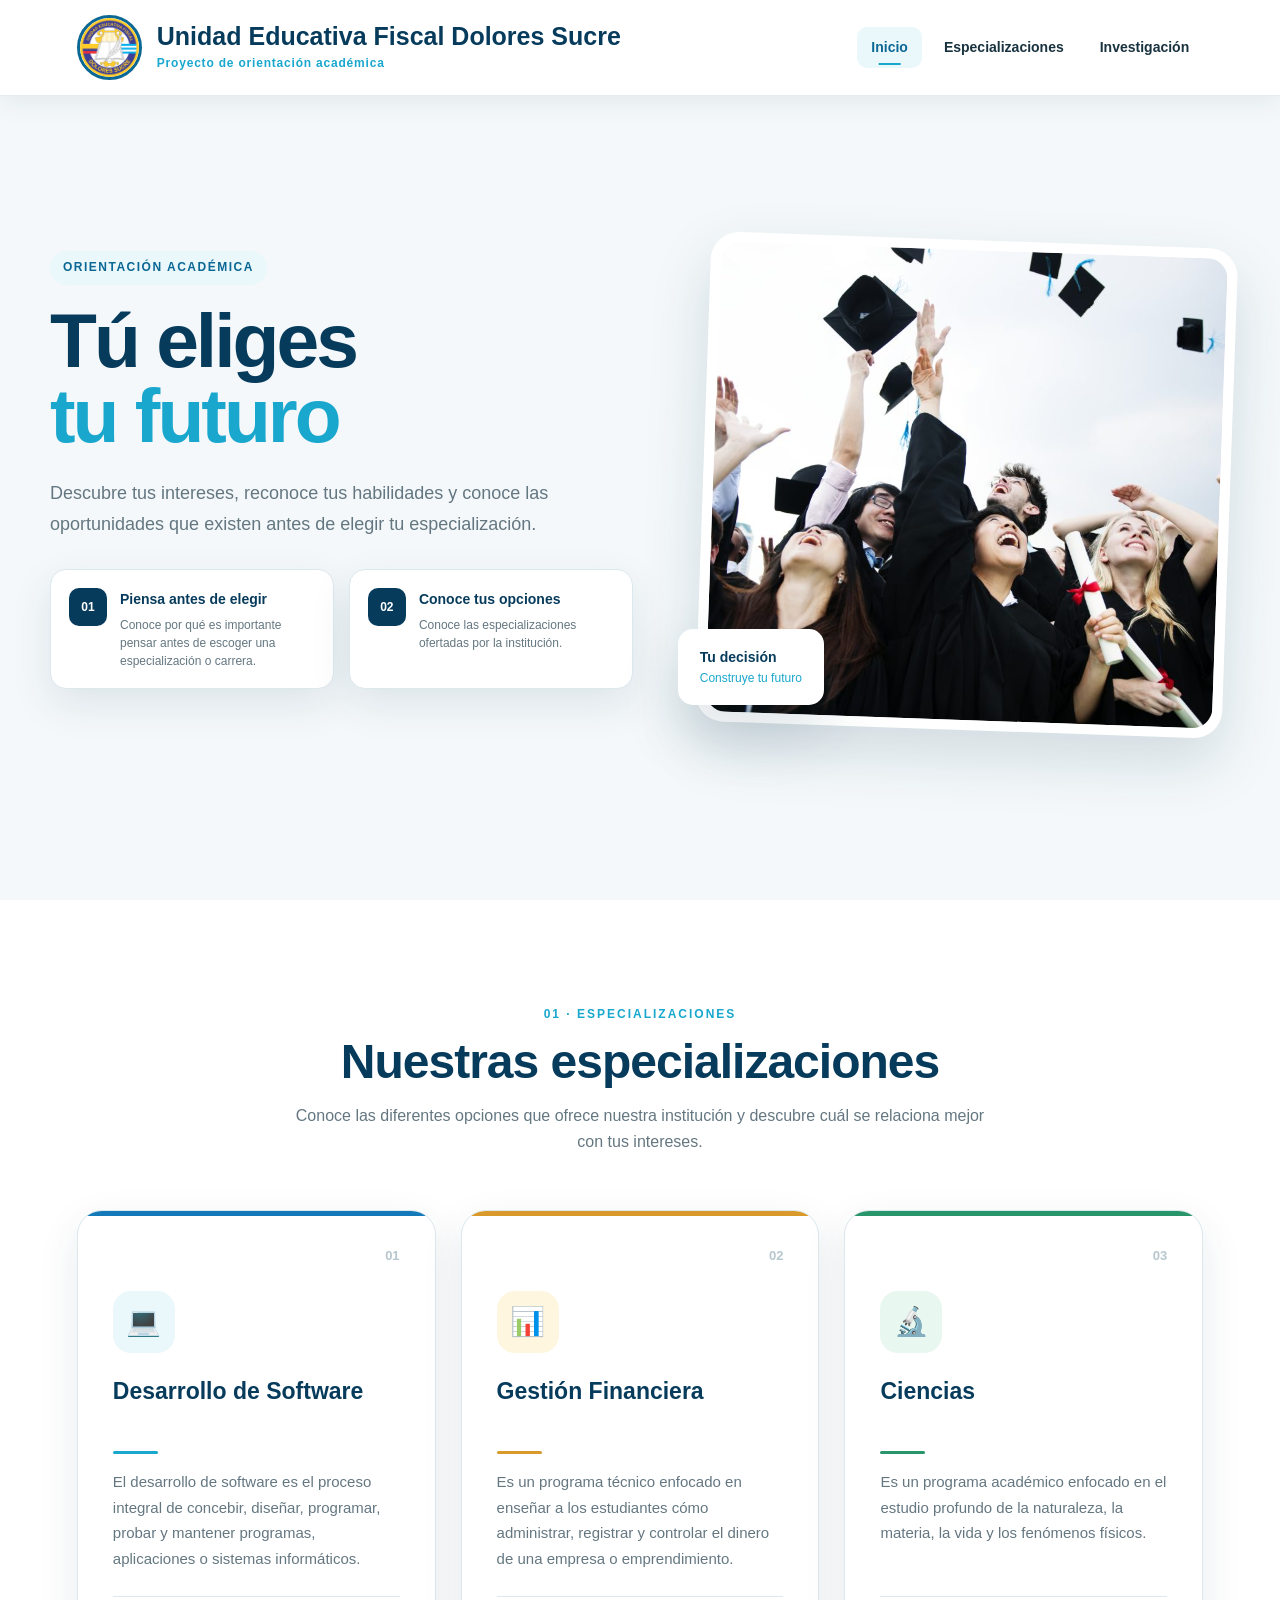
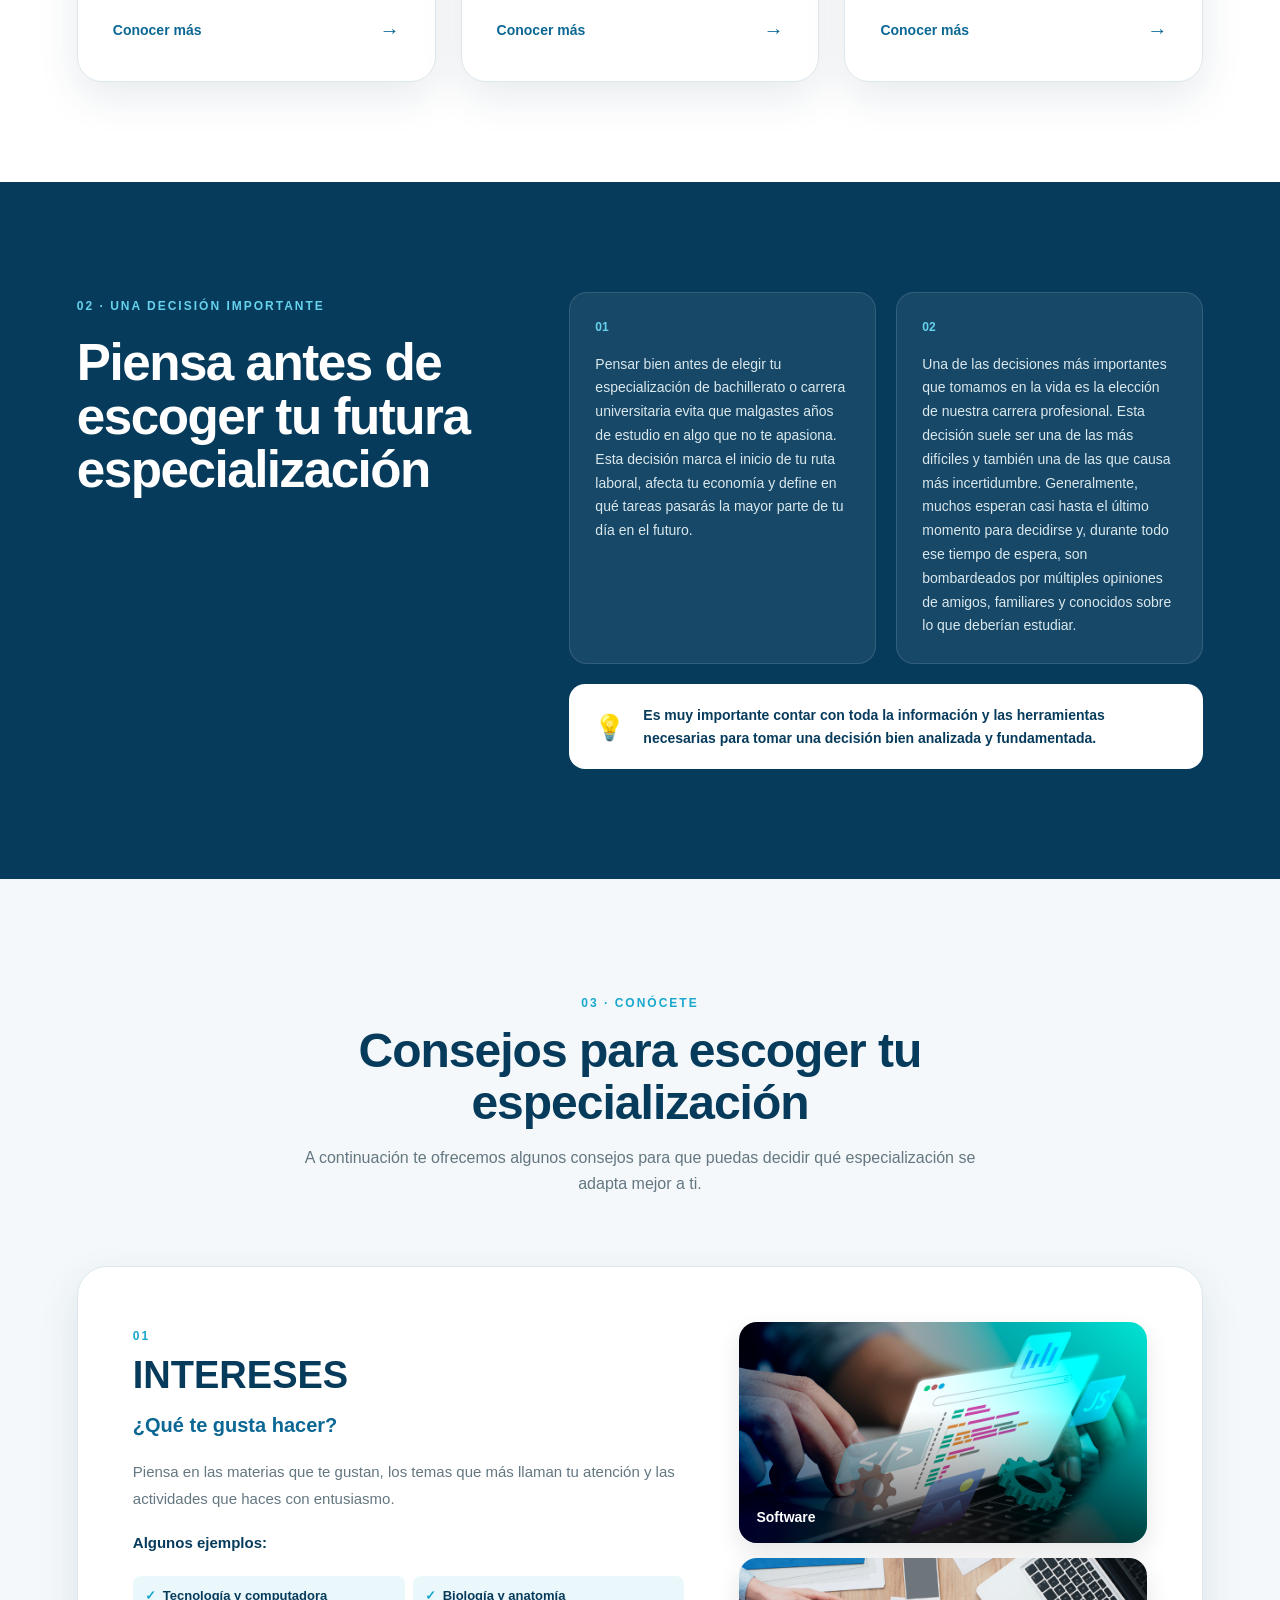
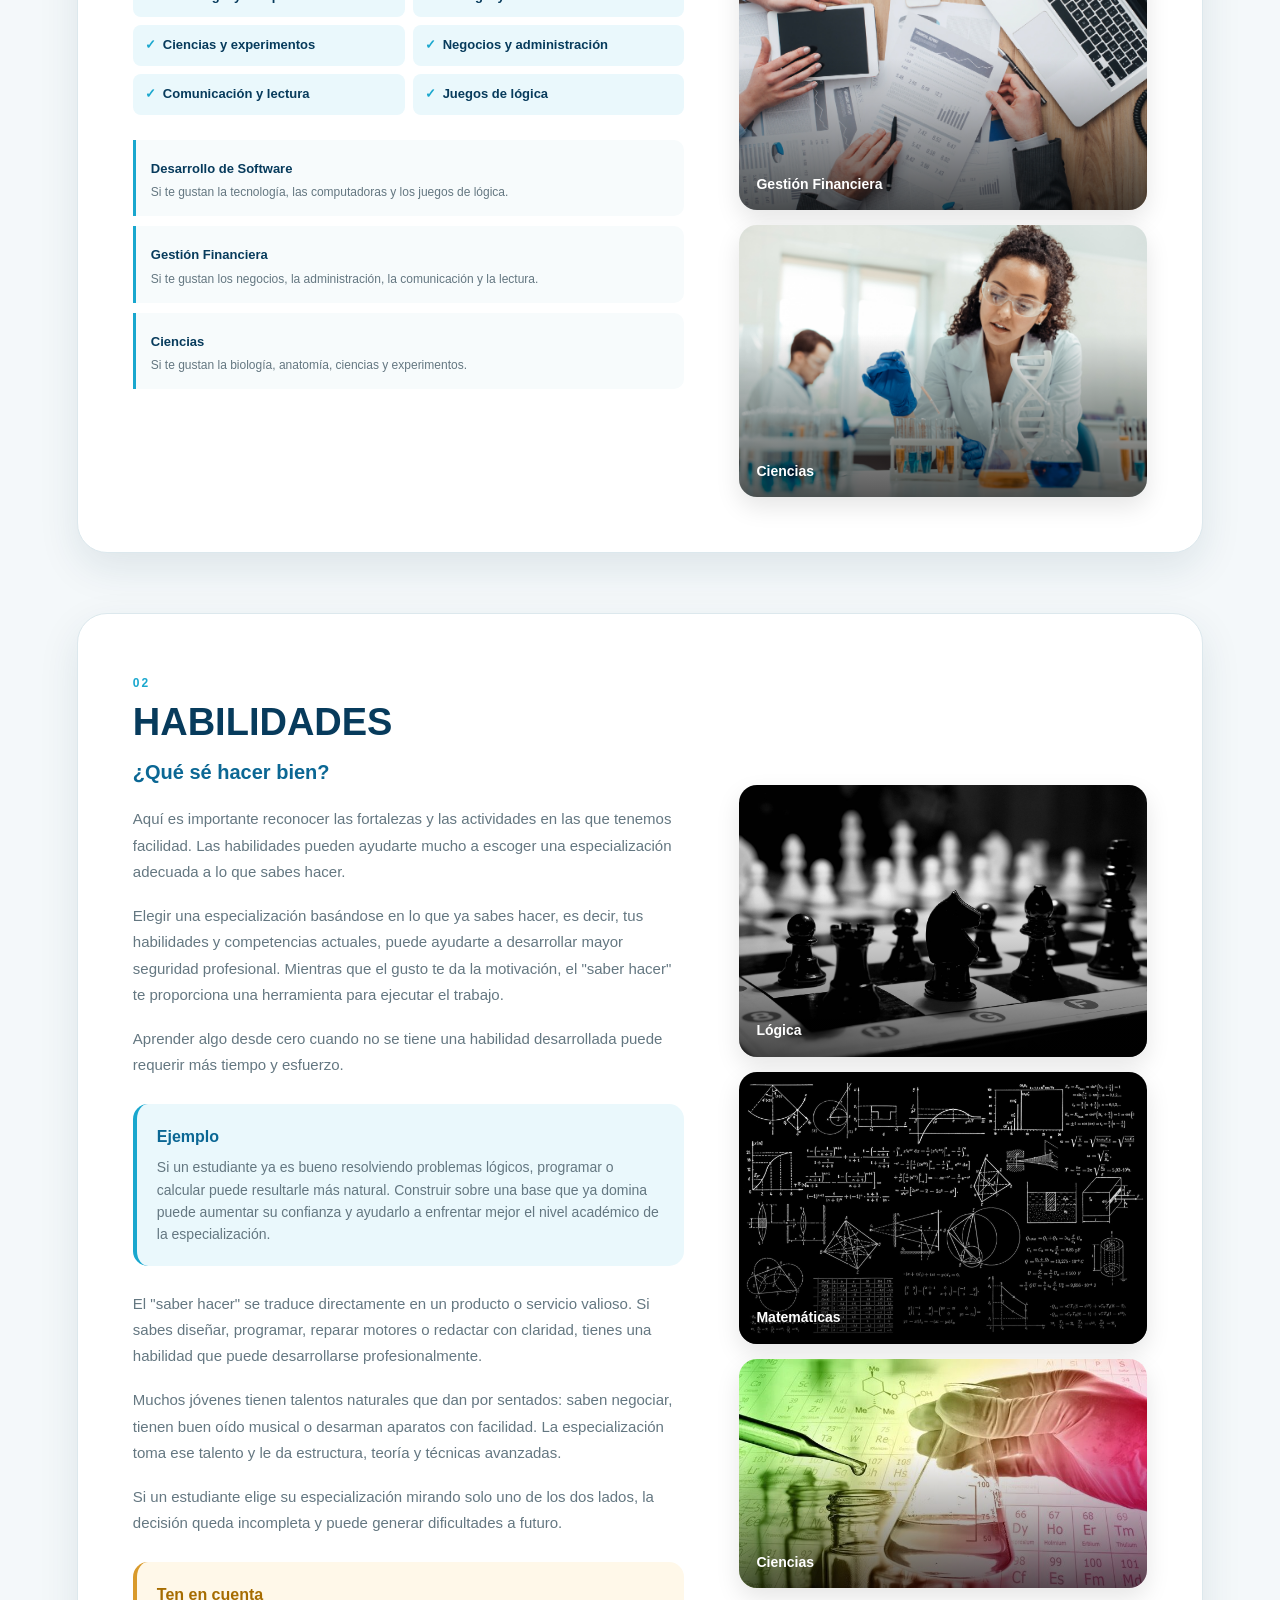
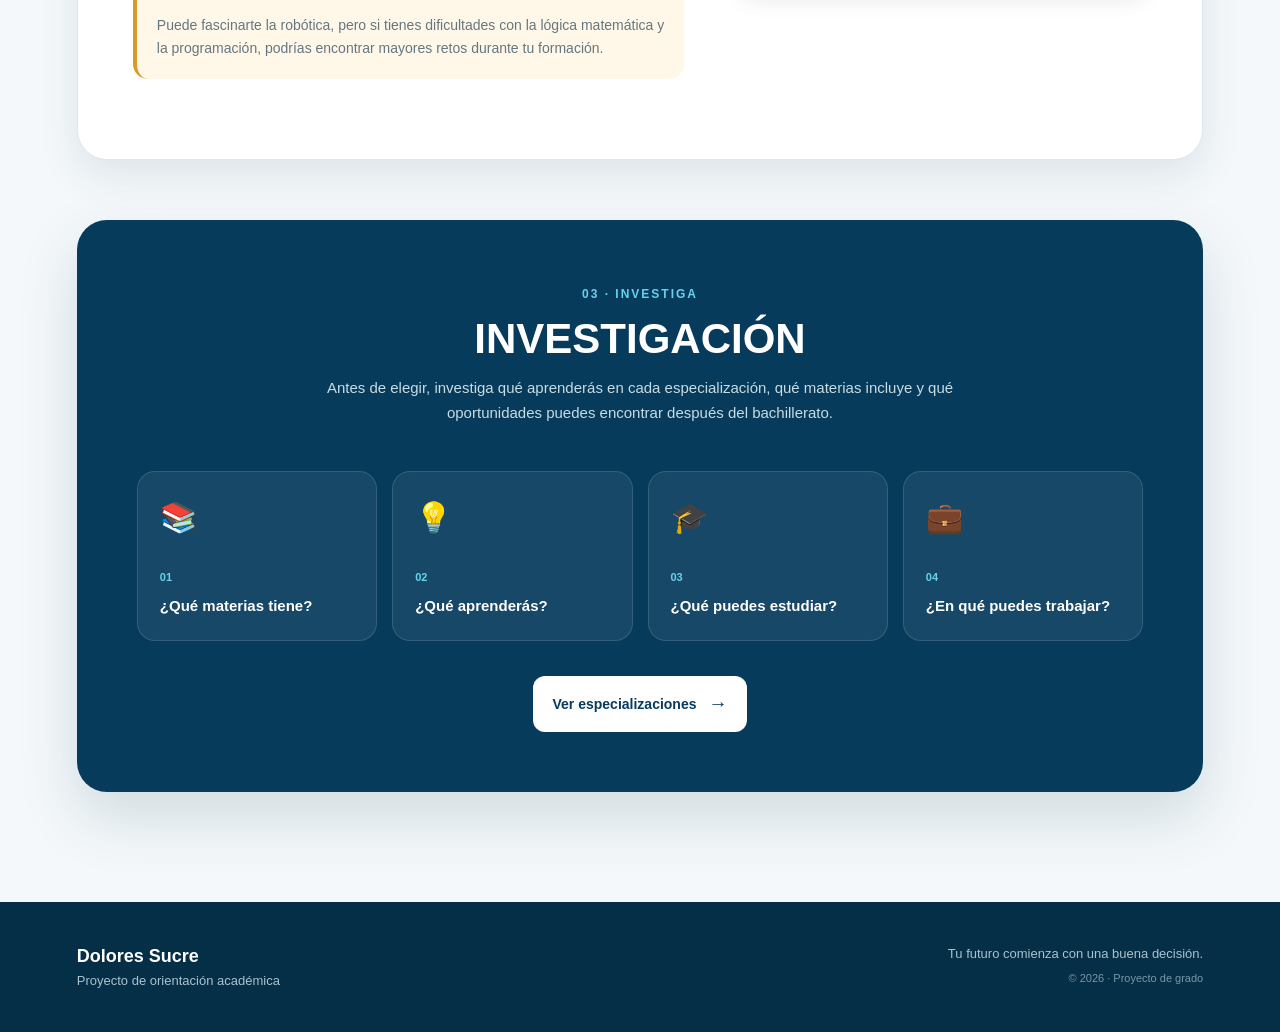
<file: index.html>
<!DOCTYPE html>
<html lang="es">

<head>
    <meta charset="UTF-8">
    <meta name="viewport" content="width=device-width, initial-scale=1.0">
    <title>Orientación Académica | Dolores Sucre</title>
    <link rel="stylesheet" href="style.css">
</head>

<body>

    <header>
        <div class="marca">
            <a href="#inicio" class="logo">
                <img src="logo-dolores-sucre.png" alt="Logo de la Unidad Educativa Fiscal Dolores Sucre">
            </a>
            <div class="colegio">
                <h2>Unidad Educativa Fiscal Dolores Sucre</h2>
                <p>Proyecto de orientación académica</p>
            </div>
        </div>

        <nav>
            <a href="#inicio" class="activo">Inicio</a>
            <a href="#especializaciones">Especializaciones</a>
            <a href="#investigacion">Investigación</a>
        </nav>
    </header>


    <main>
        <section class="hero" id="inicio">
            <div class="hero-texto">
                <span class="etiqueta">ORIENTACIÓN ACADÉMICA</span>
                <h1>
                    Tú eliges<br>
                    <span>tu futuro</span>
                </h1>
                <p class="hero-intro">
                    Descubre tus intereses, reconoce tus habilidades
                    y conoce las oportunidades que existen antes
                    de elegir tu especialización.
                </p>
                <div class="hero-opciones">
                    <div class="descripcion">
                        <div class="icono">01</div>
                        <div>
                            <h3>Piensa antes de elegir</h3>
                            <p>
                                Conoce por qué es importante pensar antes
                                de escoger una especialización o carrera.
                            </p>
                        </div>
                    </div>

                    <div class="descripcion">
                        <div class="icono">02</div>
                        <div>
                            <h3>Conoce tus opciones</h3>
                            <p>
                                Conoce las especializaciones ofertadas
                                por la institución.
                            </p>
                        </div>
                    </div>
                </div>
            </div>

            <div class="hero-imagen">
                <div class="imagen-marco">
                    <img src="imgcolegio.jpg" alt="Unidad Educativa Fiscal Dolores Sucre">
                </div>

                <div class="dato-flotante">
                    <strong>Tu decisión</strong>
                    <span>Construye tu futuro</span>
                </div>
            </div>
        </section>

        <section class="especializaciones" id="especializaciones">
            <div class="encabezado-seccion">
                <span>01 · ESPECIALIZACIONES</span>
                <h2>Nuestras especializaciones</h2>
                <p>
                    Conoce las diferentes opciones que ofrece nuestra institución
                    y descubre cuál se relaciona mejor con tus intereses.
                </p>
            </div>

            <div class="contenedor">
                <article class="card software">
                    <div class="card-numero">01</div>
                    <div class="card-icono">💻</div>
                    <h3>Desarrollo de Software</h3>
                    <div class="card-linea"></div>
                    <p>
                        El desarrollo de software es el proceso integral de
                        concebir, diseñar, programar, probar y mantener
                        programas, aplicaciones o sistemas informáticos.
                    </p>
                    <a href="desarrollo-software.html" class="card-boton">
                        Conocer más <span>→</span>
                    </a>
                </article>

                <article class="card financiera">
                    <div class="card-numero">02</div>
                    <div class="card-icono">📊</div>
                    <h3>Gestión Financiera</h3>
                    <div class="card-linea"></div>
                    <p>
                        Es un programa técnico enfocado en enseñar a los estudiantes
                        cómo administrar, registrar y controlar el dinero de una
                        empresa o emprendimiento.
                    </p>
                    <a href="gestion-financiera.html" class="card-boton">
                        Conocer más <span>→</span>
                    </a>
                </article>

                <article class="card ciencias">
                    <div class="card-numero">03</div>
                    <div class="card-icono">🔬</div>
                    <h3>Ciencias</h3>
                    <div class="card-linea"></div>
                    <p>
                        Es un programa académico enfocado en el estudio profundo
                        de la naturaleza, la materia, la vida y los fenómenos físicos.
                    </p>
                    <a href="ciencias.html" class="card-boton">
                        Conocer más <span>→</span>
                    </a>
                </article>
            </div>
        </section>

        <section class="importancia">
            <div class="importancia-contenido">
                <div class="importancia-titulo">
                    <span>02 · UNA DECISIÓN IMPORTANTE</span>
                    <h2>
                        Piensa antes de escoger
                        tu futura especialización
                    </h2>
                </div>

                <div class="informacion">
                    <div class="info-item">
                        <span class="numero">01</span>
                        <p>
                            Pensar bien antes de elegir tu especialización de
                            bachillerato o carrera universitaria evita que
                            malgastes años de estudio en algo que no te apasiona.
                            Esta decisión marca el inicio de tu ruta laboral,
                            afecta tu economía y define en qué tareas pasarás
                            la mayor parte de tu día en el futuro.
                        </p>
                    </div>

                    <div class="info-item">
                        <span class="numero">02</span>
                        <p>
                            Una de las decisiones más importantes que tomamos
                            en la vida es la elección de nuestra carrera profesional.
                            Esta decisión suele ser una de las más difíciles y
                            también una de las que causa más incertidumbre.
                            Generalmente, muchos esperan casi hasta el último
                            momento para decidirse y, durante todo ese tiempo
                            de espera, son bombardeados por múltiples opiniones
                            de amigos, familiares y conocidos sobre lo que
                            deberían estudiar.
                        </p>
                    </div>

                    <div class="mensaje-importante">
                        <span>💡</span>
                        <p>
                            Es muy importante contar con toda la información
                            y las herramientas necesarias para tomar una
                            decisión bien analizada y fundamentada.
                        </p>
                    </div>
                </div>
            </div>
        </section>

        <section class="consejos">
            <div class="encabezado-seccion consejos-header">
                <span>03 · CONÓCETE</span>
                <h2>
                    Consejos para escoger
                    tu especialización
                </h2>
                <p>
                    A continuación te ofrecemos algunos consejos para que
                    puedas decidir qué especialización se adapta mejor a ti.
                </p>
            </div>

            <article class="bloque-consejo interes" id="intereses">
                <div class="consejo-texto">
                    <span class="numero-seccion">01</span>
                    <h3>INTERESES</h3>
                    <h4>¿Qué te gusta hacer?</h4>
                    <p>
                        Piensa en las materias que te gustan, los temas que
                        más llaman tu atención y las actividades que haces
                        con entusiasmo.
                    </p>
                    <p class="subtitulo-lista">
                        Algunos ejemplos:
                    </p>
                    <ul>
                        <li>Tecnología y computadora</li>
                        <li>Biología y anatomía</li>
                        <li>Ciencias y experimentos</li>
                        <li>Negocios y administración</li>
                        <li>Comunicación y lectura</li>
                        <li>Juegos de lógica</li>
                    </ul>
                    <div class="recomendaciones">
                        <div>
                            <strong>Desarrollo de Software</strong>
                            <p>
                                Si te gustan la tecnología, las computadoras
                                y los juegos de lógica.
                            </p>
                        </div>
                        <div>
                            <strong>Gestión Financiera</strong>
                            <p>
                                Si te gustan los negocios, la administración,
                                la comunicación y la lectura.
                            </p>
                        </div>

                        <div>
                            <strong>Ciencias</strong>
                            <p>
                                Si te gustan la biología, anatomía,
                                ciencias y experimentos.
                            </p>
                        </div>
                    </div>
                </div>

                <div class="galeria">
                    <div class="foto">
                        <img src="Desarrollo-de-Software.png" alt="Desarrollo de Software">
                        <span>Software</span>
                    </div>
                    <div class="foto">
                        <img src="gestion-financiera.jpg" alt="Gestión Financiera">
                        <span>Gestión Financiera</span>
                    </div>

                    <div class="foto">
                        <img src="ciencias-especialidad.jpg" alt="Ciencias">
                        <span>Ciencias</span>
                    </div>
                </div>
            </article>

            <article class="bloque-consejo habilidad">
                <div class="consejo-texto">
                    <span class="numero-seccion">02</span>
                    <h3>HABILIDADES</h3>
                    <h4>¿Qué sé hacer bien?</h4>
                    <p>
                        Aquí es importante reconocer las fortalezas y las
                        actividades en las que tenemos facilidad. Las habilidades
                        pueden ayudarte mucho a escoger una especialización
                        adecuada a lo que sabes hacer.
                    </p>
                    <p>
                        Elegir una especialización basándose en lo que ya sabes
                        hacer, es decir, tus habilidades y competencias actuales,
                        puede ayudarte a desarrollar mayor seguridad profesional.
                        Mientras que el gusto te da la motivación, el "saber hacer"
                        te proporciona una herramienta para ejecutar el trabajo.
                    </p>
                    <p>
                        Aprender algo desde cero cuando no se tiene una habilidad
                        desarrollada puede requerir más tiempo y esfuerzo.
                    </p>
                    <div class="ejemplo">
                        <strong>Ejemplo</strong>
                        <p>
                            Si un estudiante ya es bueno resolviendo problemas
                            lógicos, programar o calcular puede resultarle más
                            natural. Construir sobre una base que ya domina puede
                            aumentar su confianza y ayudarlo a enfrentar mejor
                            el nivel académico de la especialización.
                        </p>
                    </div>

                    <p>
                        El "saber hacer" se traduce directamente en un producto
                        o servicio valioso. Si sabes diseñar, programar, reparar
                        motores o redactar con claridad, tienes una habilidad
                        que puede desarrollarse profesionalmente.
                    </p>
                    <p>
                        Muchos jóvenes tienen talentos naturales que dan por
                        sentados: saben negociar, tienen buen oído musical o
                        desarman aparatos con facilidad. La especialización toma
                        ese talento y le da estructura, teoría y técnicas avanzadas.
                    </p>
                    <p>
                        Si un estudiante elige su especialización mirando solo
                        uno de los dos lados, la decisión queda incompleta y
                        puede generar dificultades a futuro.
                    </p>
                    <div class="ejemplo advertencia">
                        <strong>Ten en cuenta</strong>
                        <p>
                            Puede fascinarte la robótica, pero si tienes dificultades
                            con la lógica matemática y la programación, podrías
                            encontrar mayores retos durante tu formación.
                        </p>
                    </div>
                </div>


                <div class="galeria">
                    <div class="foto">
                        <img src="chess.jpg" alt="Juegos de lógica">
                        <span>Lógica</span>
                    </div>

                    <div class="foto">
                        <img src="mate.jpg" alt="Matemáticas">
                        <span>Matemáticas</span>
                    </div>

                    <div class="foto">
                        <img src="quimica.jpg" alt="Ciencias">
                        <span>Ciencias</span>
                    </div>
                </div>
            </article>

            <article class="investigaciones" id="investigacion">
                <div class="investigacion-header">
                    <span>03 · INVESTIGA</span>
                    <h3>INVESTIGACIÓN</h3>
                    <p>
                        Antes de elegir, investiga qué aprenderás en cada
                        especialización, qué materias incluye y qué oportunidades
                        puedes encontrar después del bachillerato.
                    </p>
                </div>

                <div class="preguntas-investigacion">
                    <div class="pregunta">
                        <span>📚</span>
                        <div>
                            <small>01</small>
                            <p>¿Qué materias tiene?</p>
                        </div>
                    </div>


                    <div class="pregunta">
                        <span>💡</span>
                        <div>
                            <small>02</small>
                            <p>¿Qué aprenderás?</p>
                        </div>
                    </div>

                    <div class="pregunta">
                        <span>🎓</span>
                        <div>
                            <small>03</small>
                            <p>¿Qué puedes estudiar?</p>
                        </div>
                    </div>

                    <div class="pregunta">
                        <span>💼</span>
                        <div>
                            <small>04</small>
                            <p>¿En qué puedes trabajar?</p>
                        </div>
                    </div>
                </div>


                <a href="#especializaciones" class="boton-investigacion">
                    Ver especializaciones
                    <span>→</span>
                </a>
            </article>
        </section>
    </main>
    <footer>
        <div class="footer-contenido">
            <div>
                <h3>Dolores Sucre</h3>
                <p>
                    Proyecto de orientación académica
                </p>
            </div>

            <div class="footer-derecha">
                <p>Tu futuro comienza con una buena decisión.</p>
                <span>© 2026 · Proyecto de grado</span>
            </div>
        </div>
    </footer>

</body>
</html>
</file>
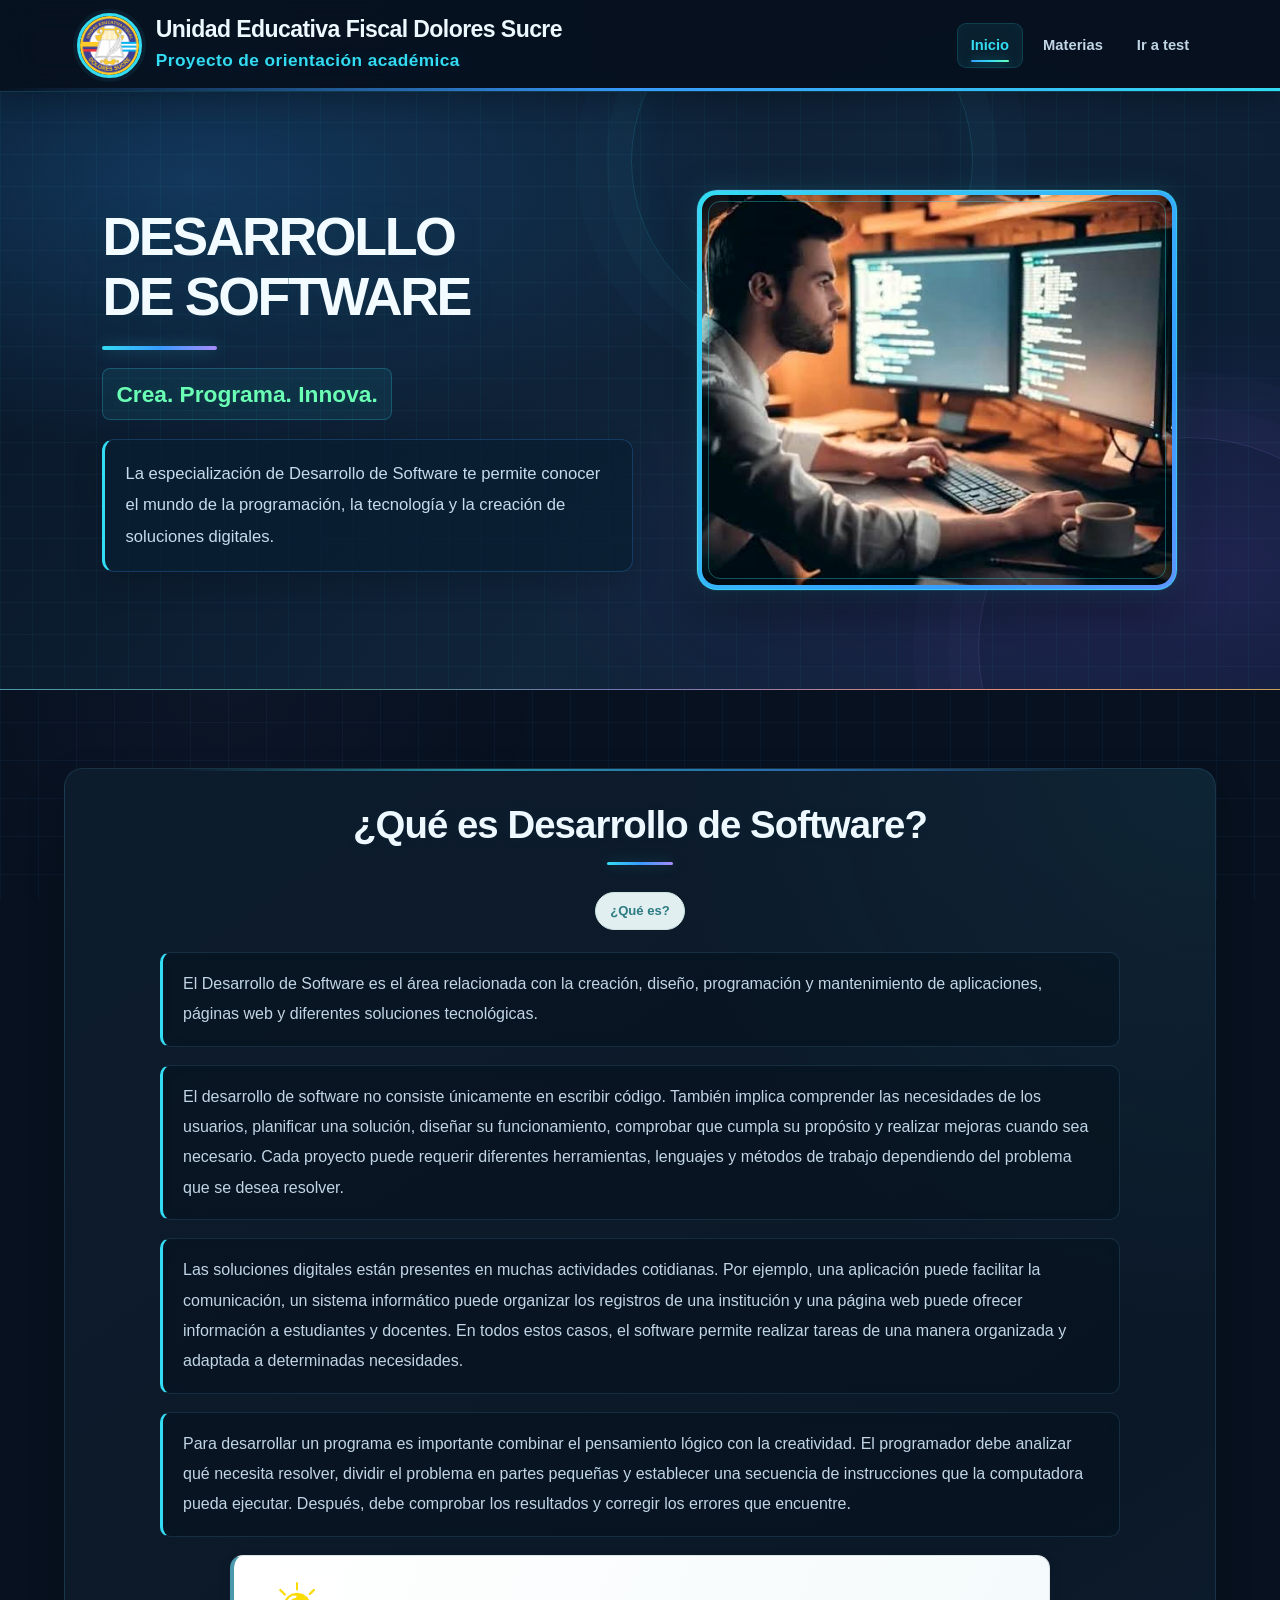
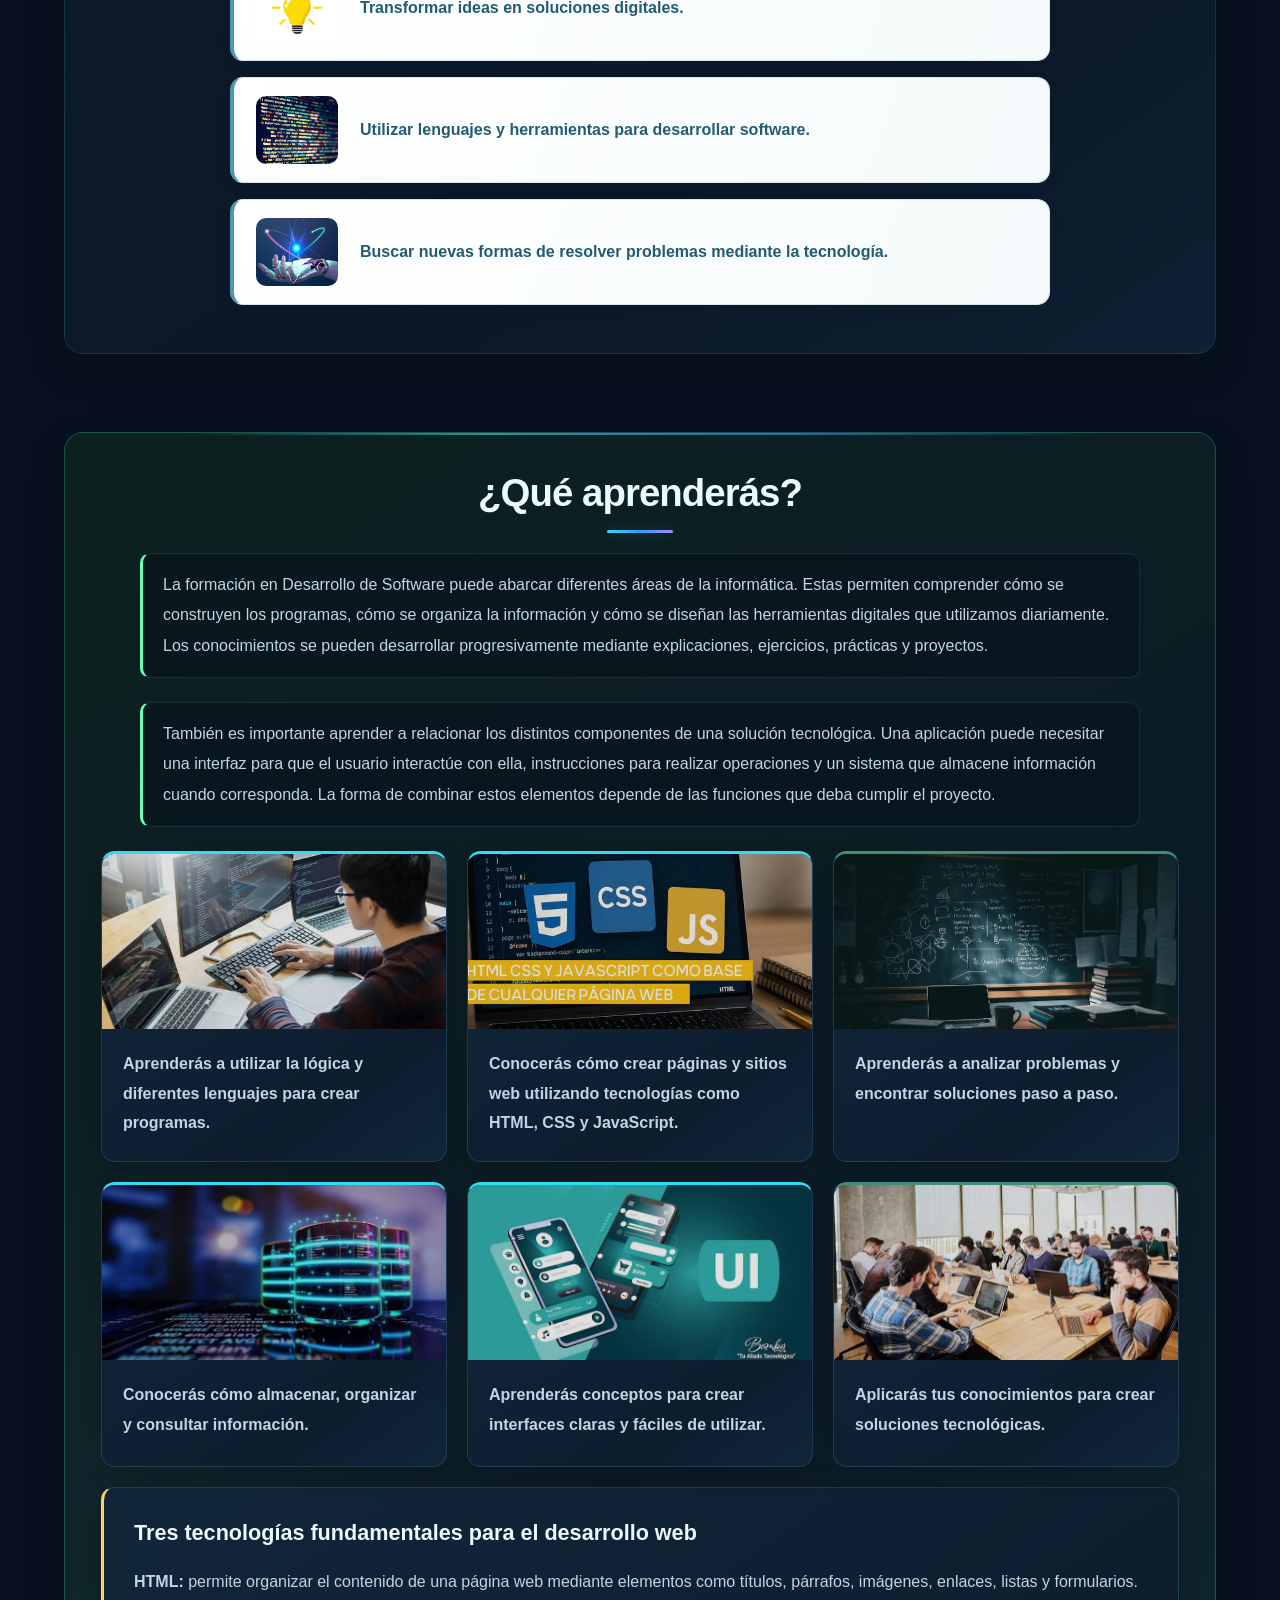
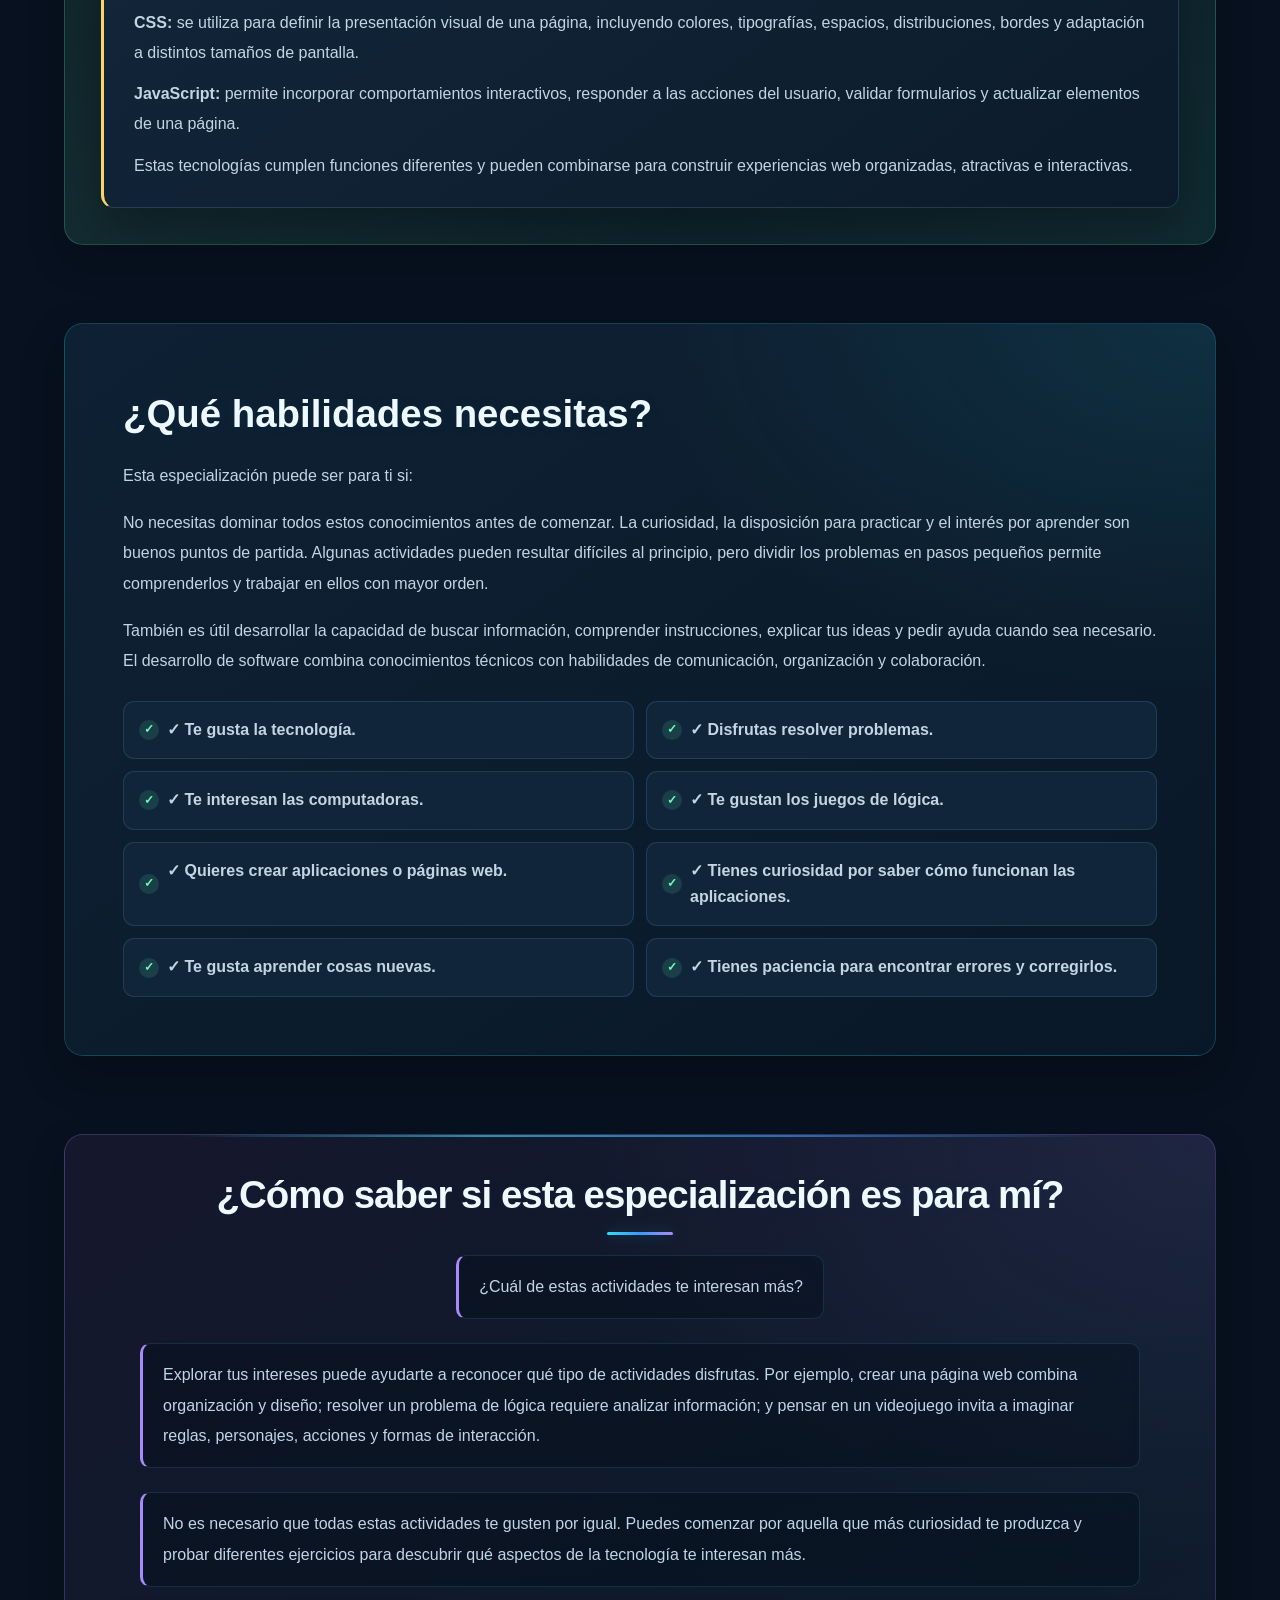
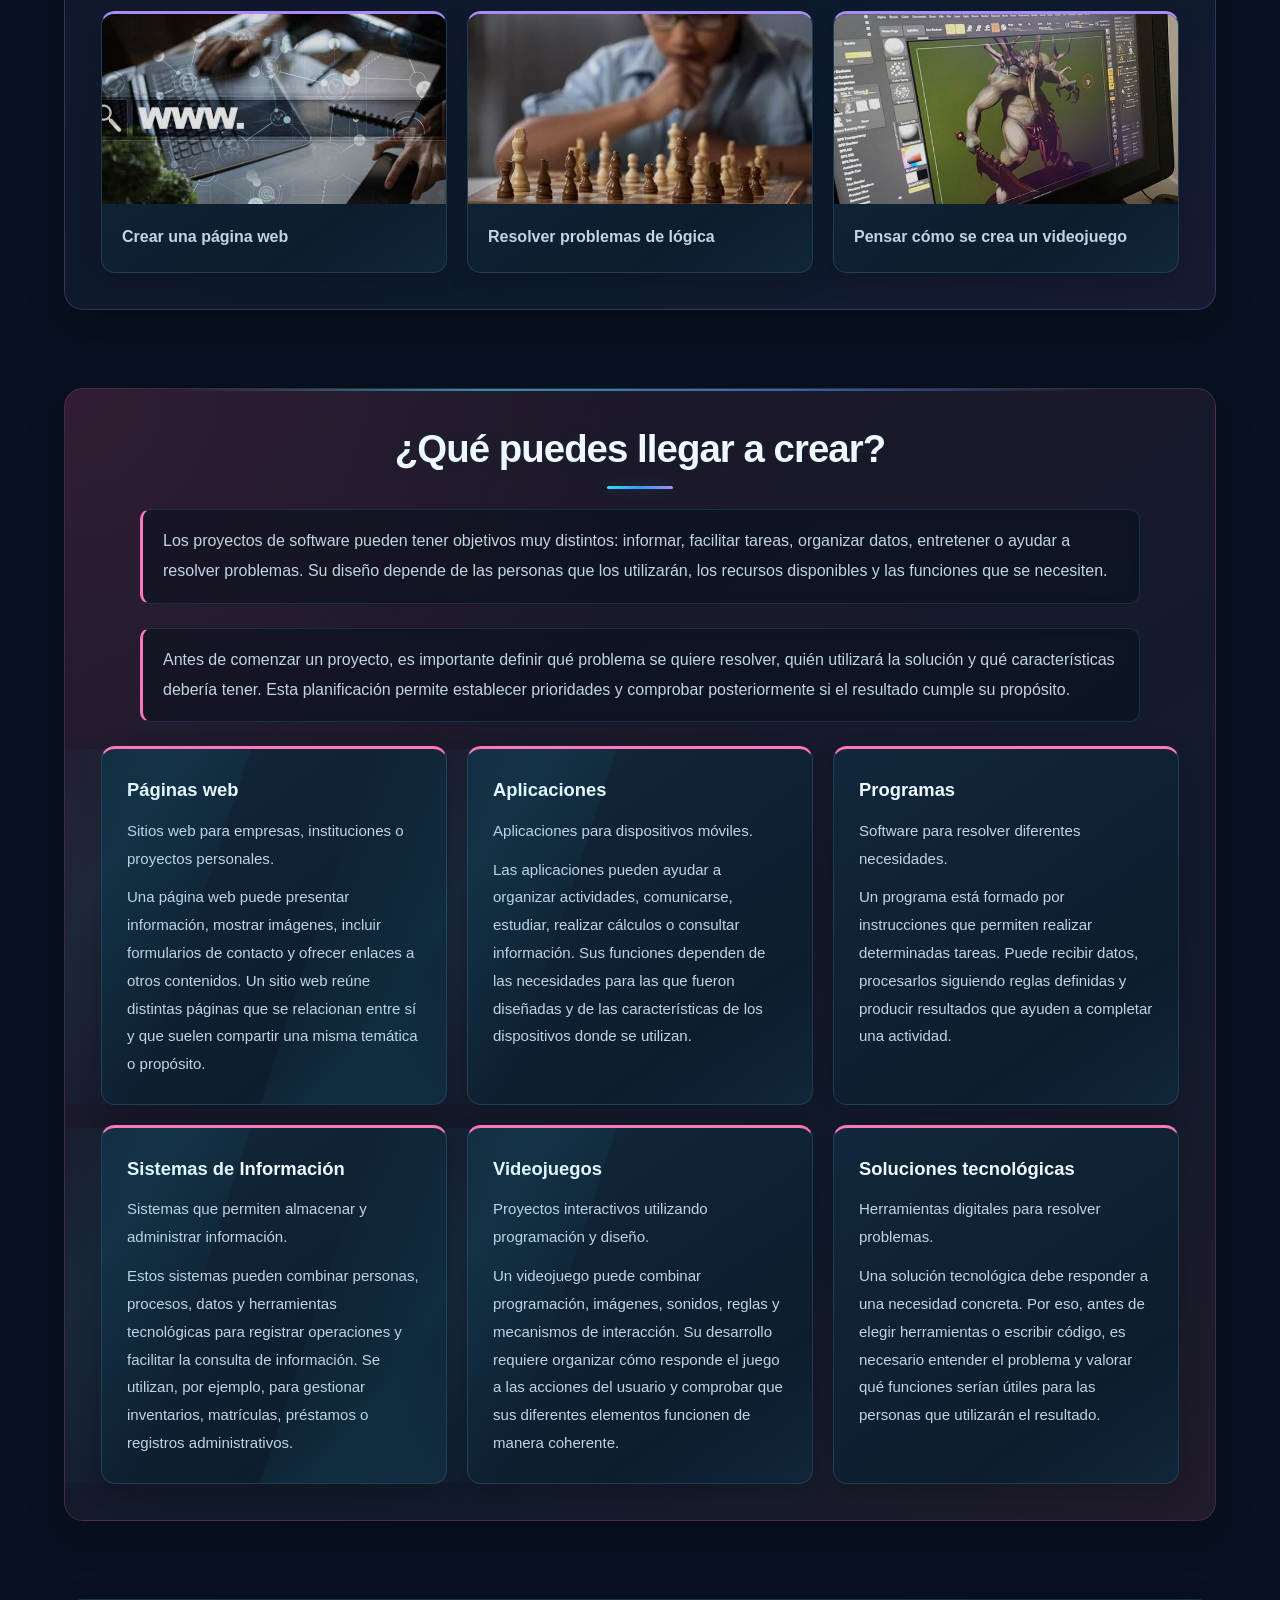
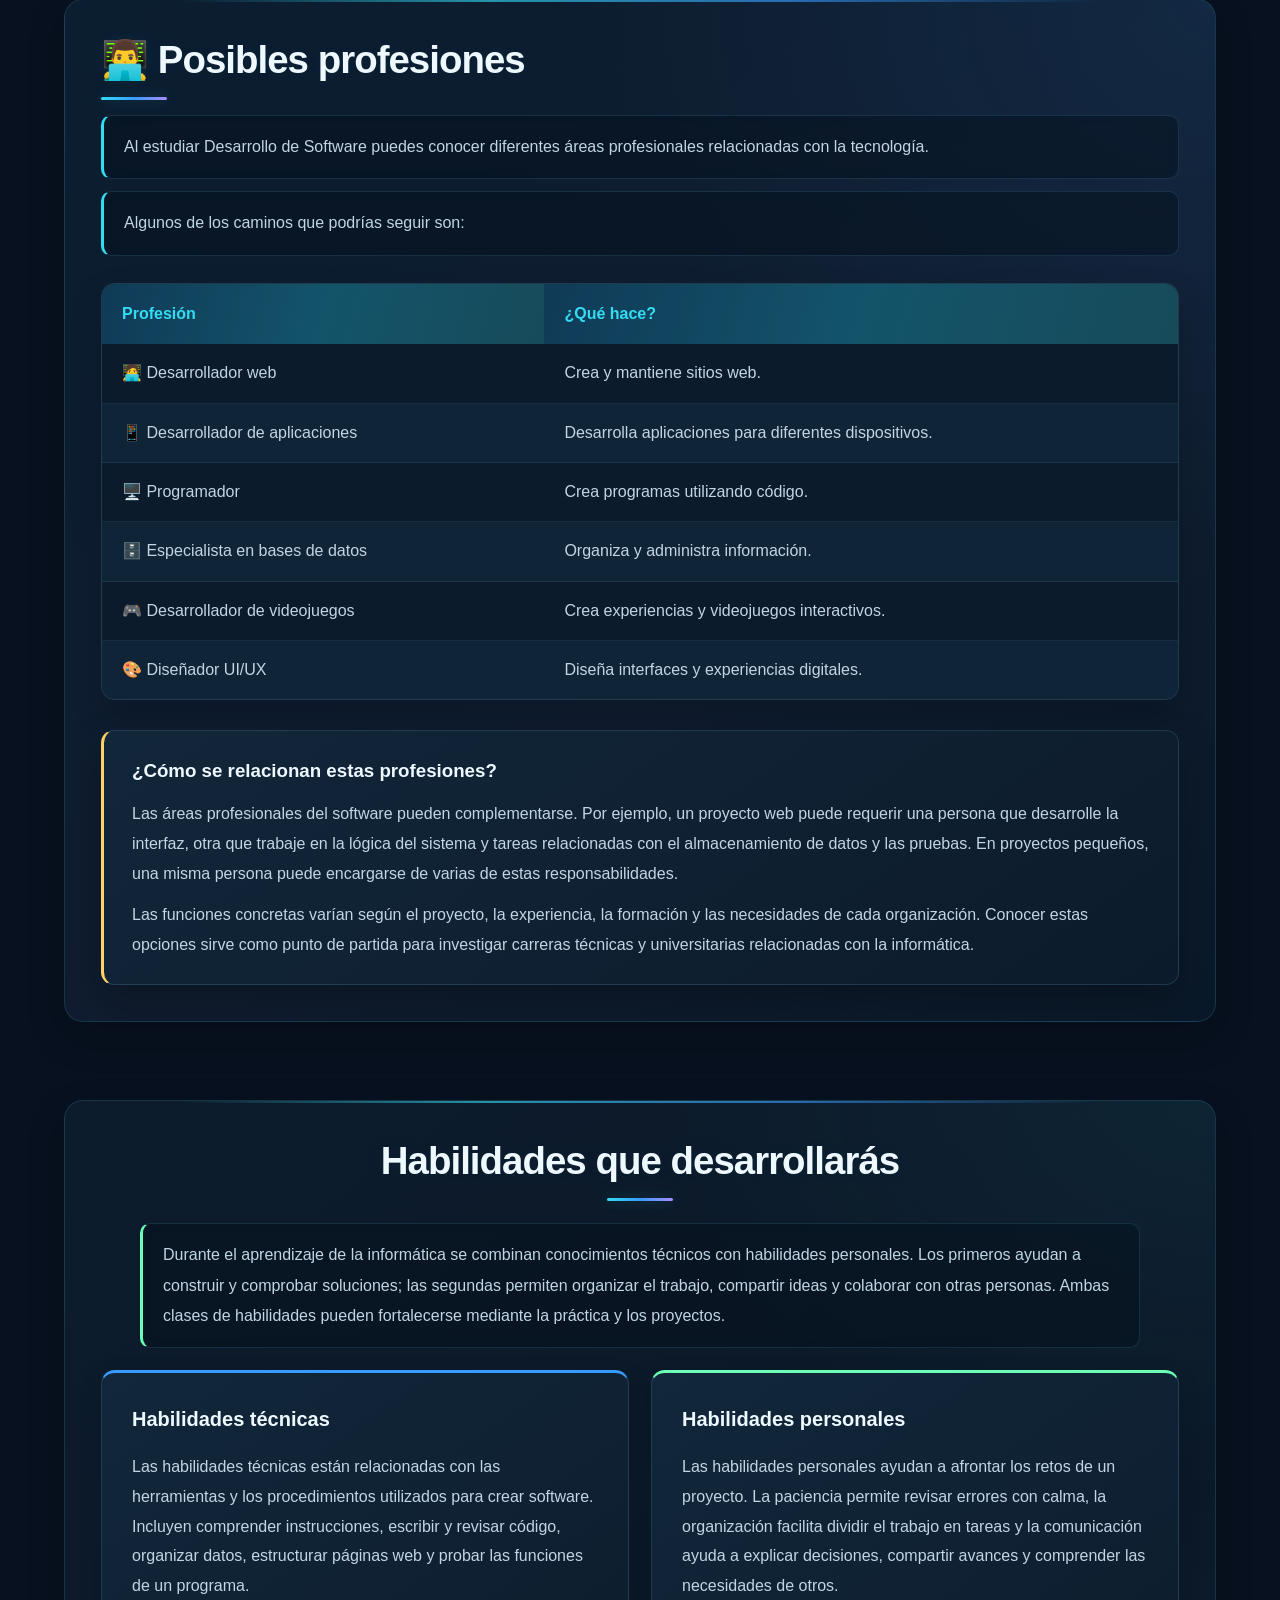
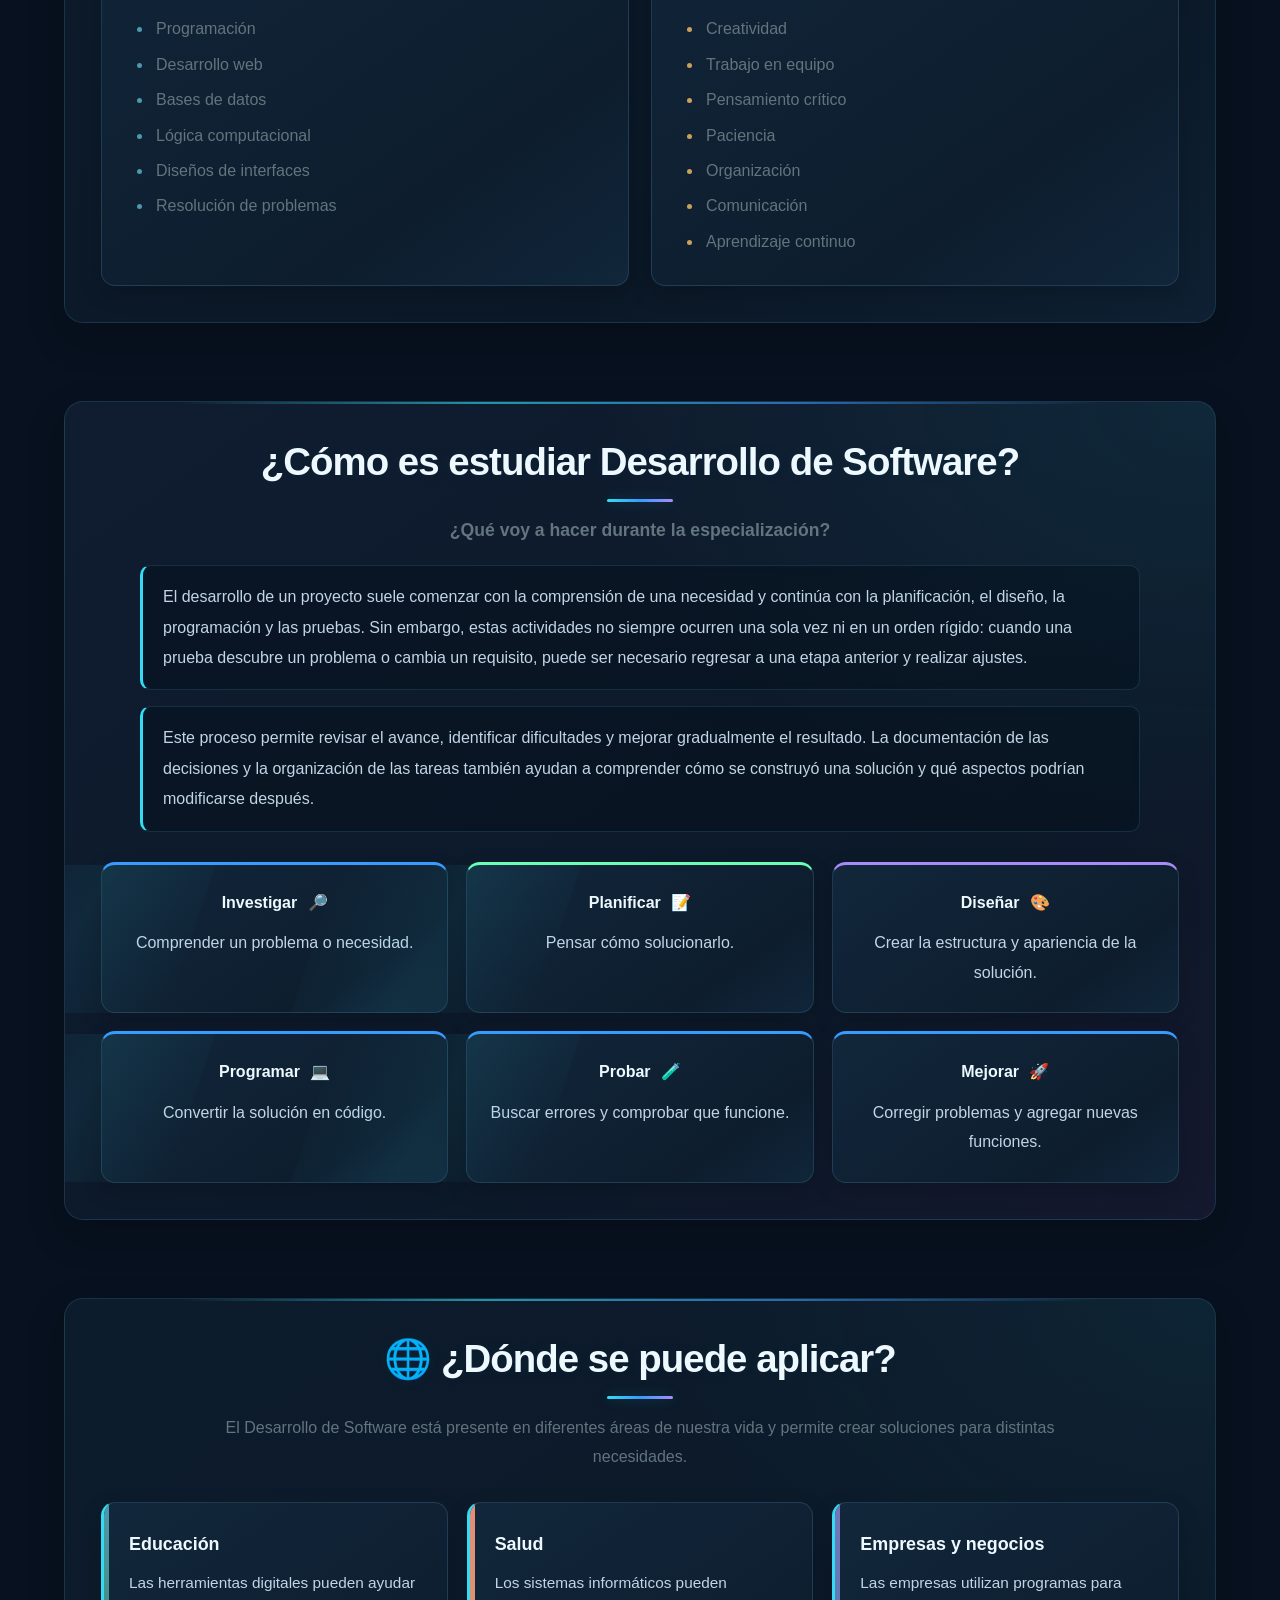
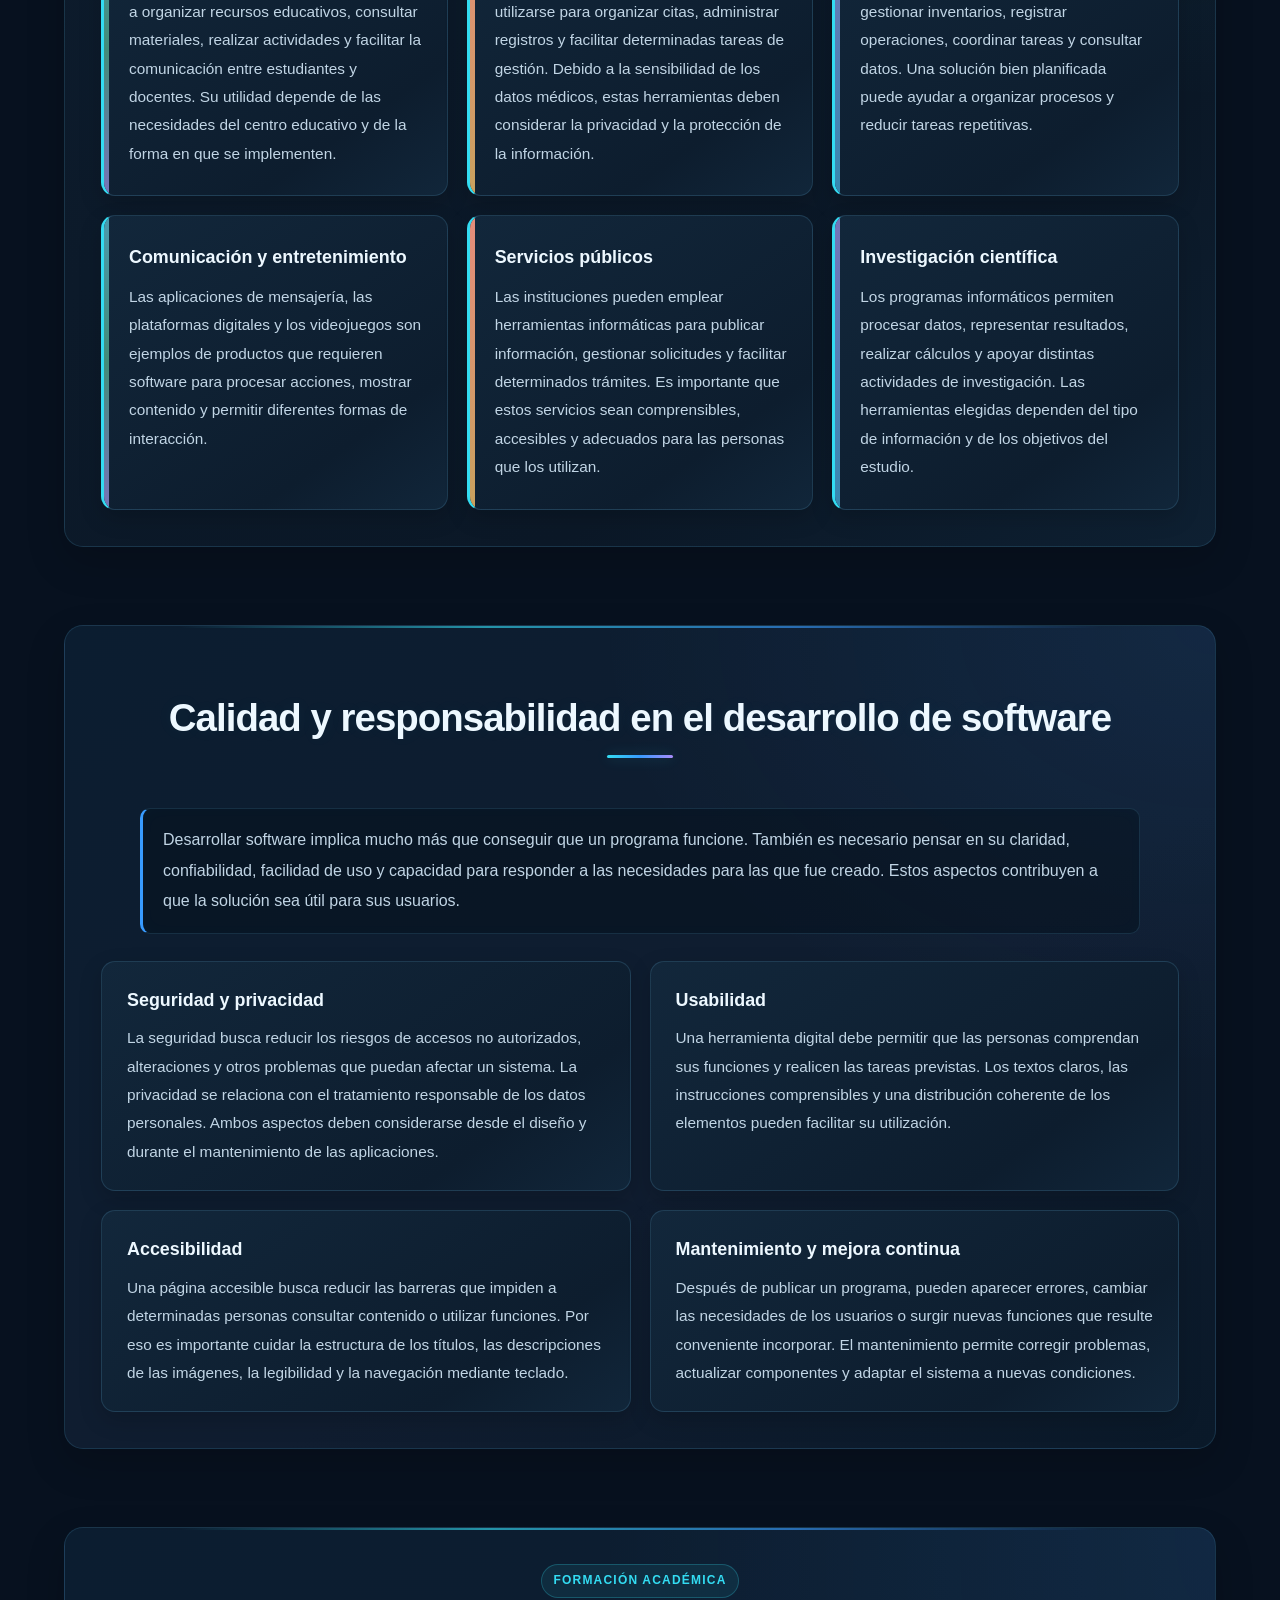
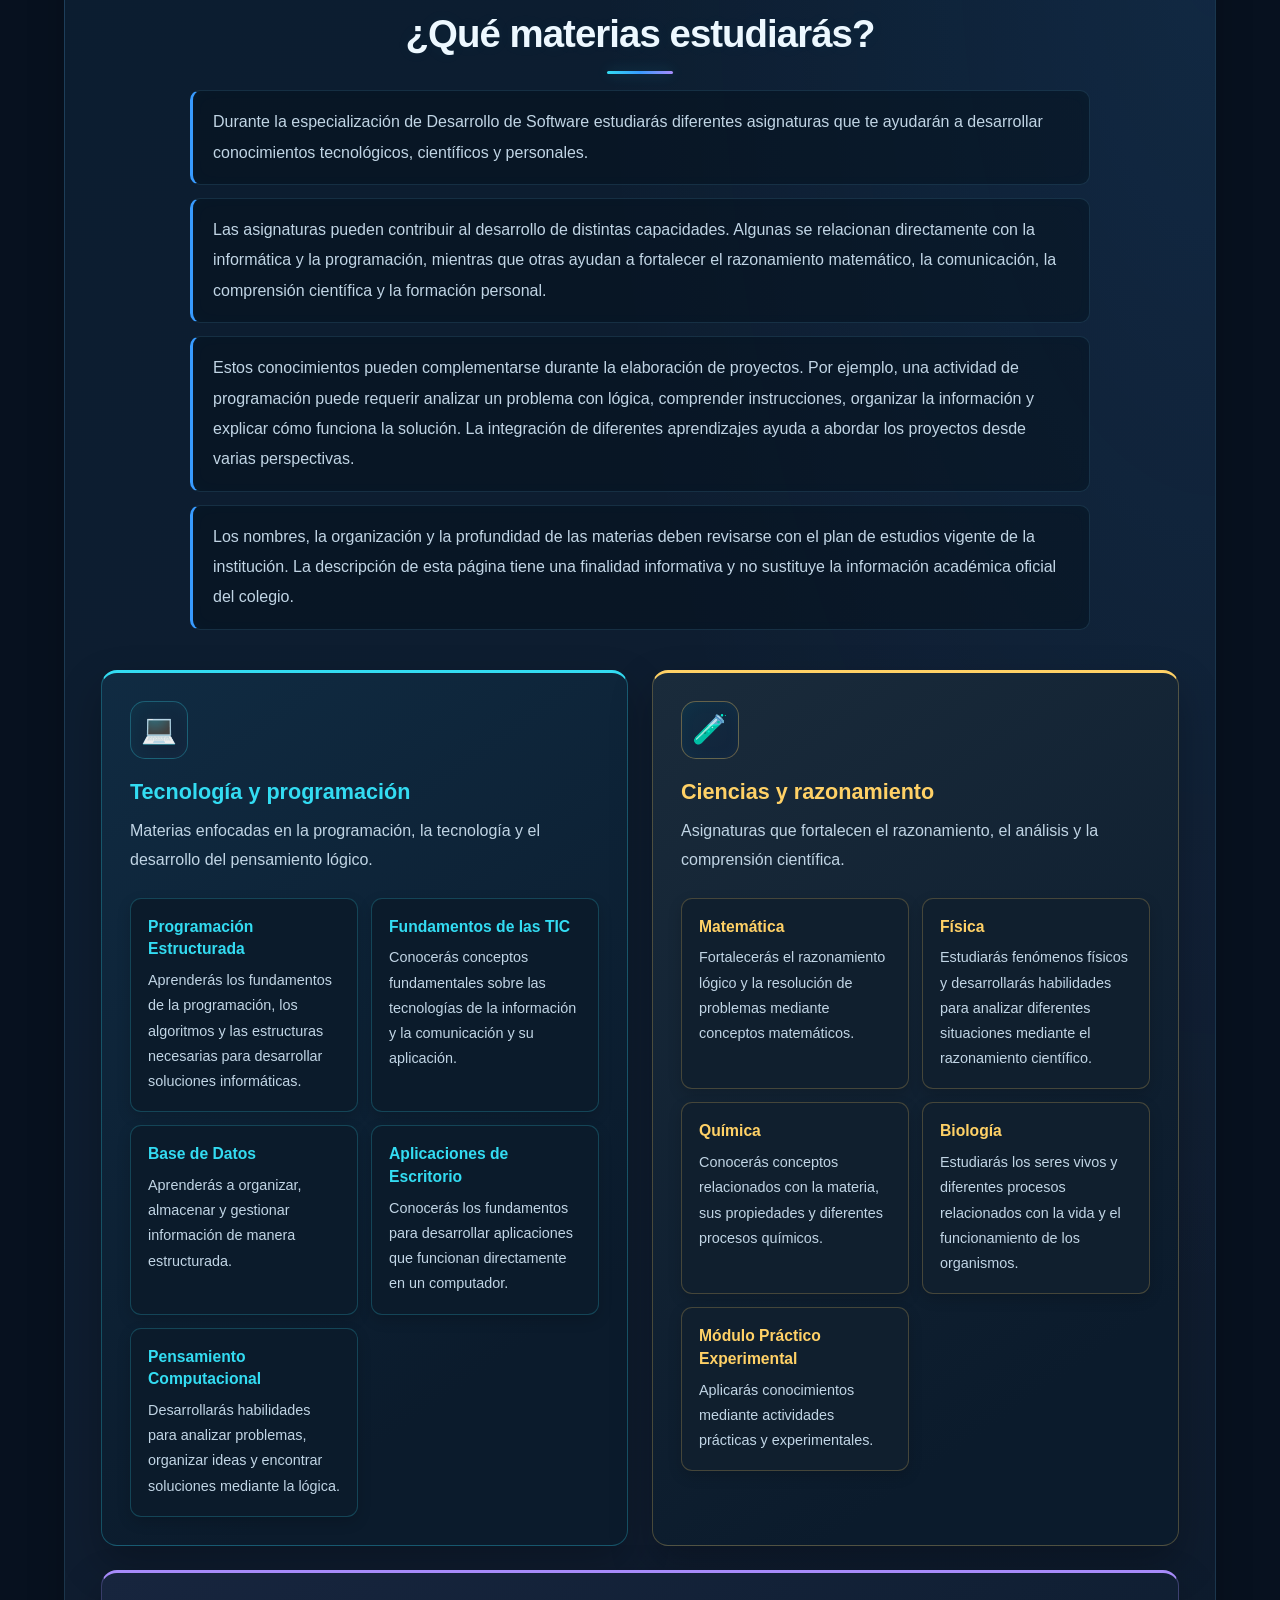
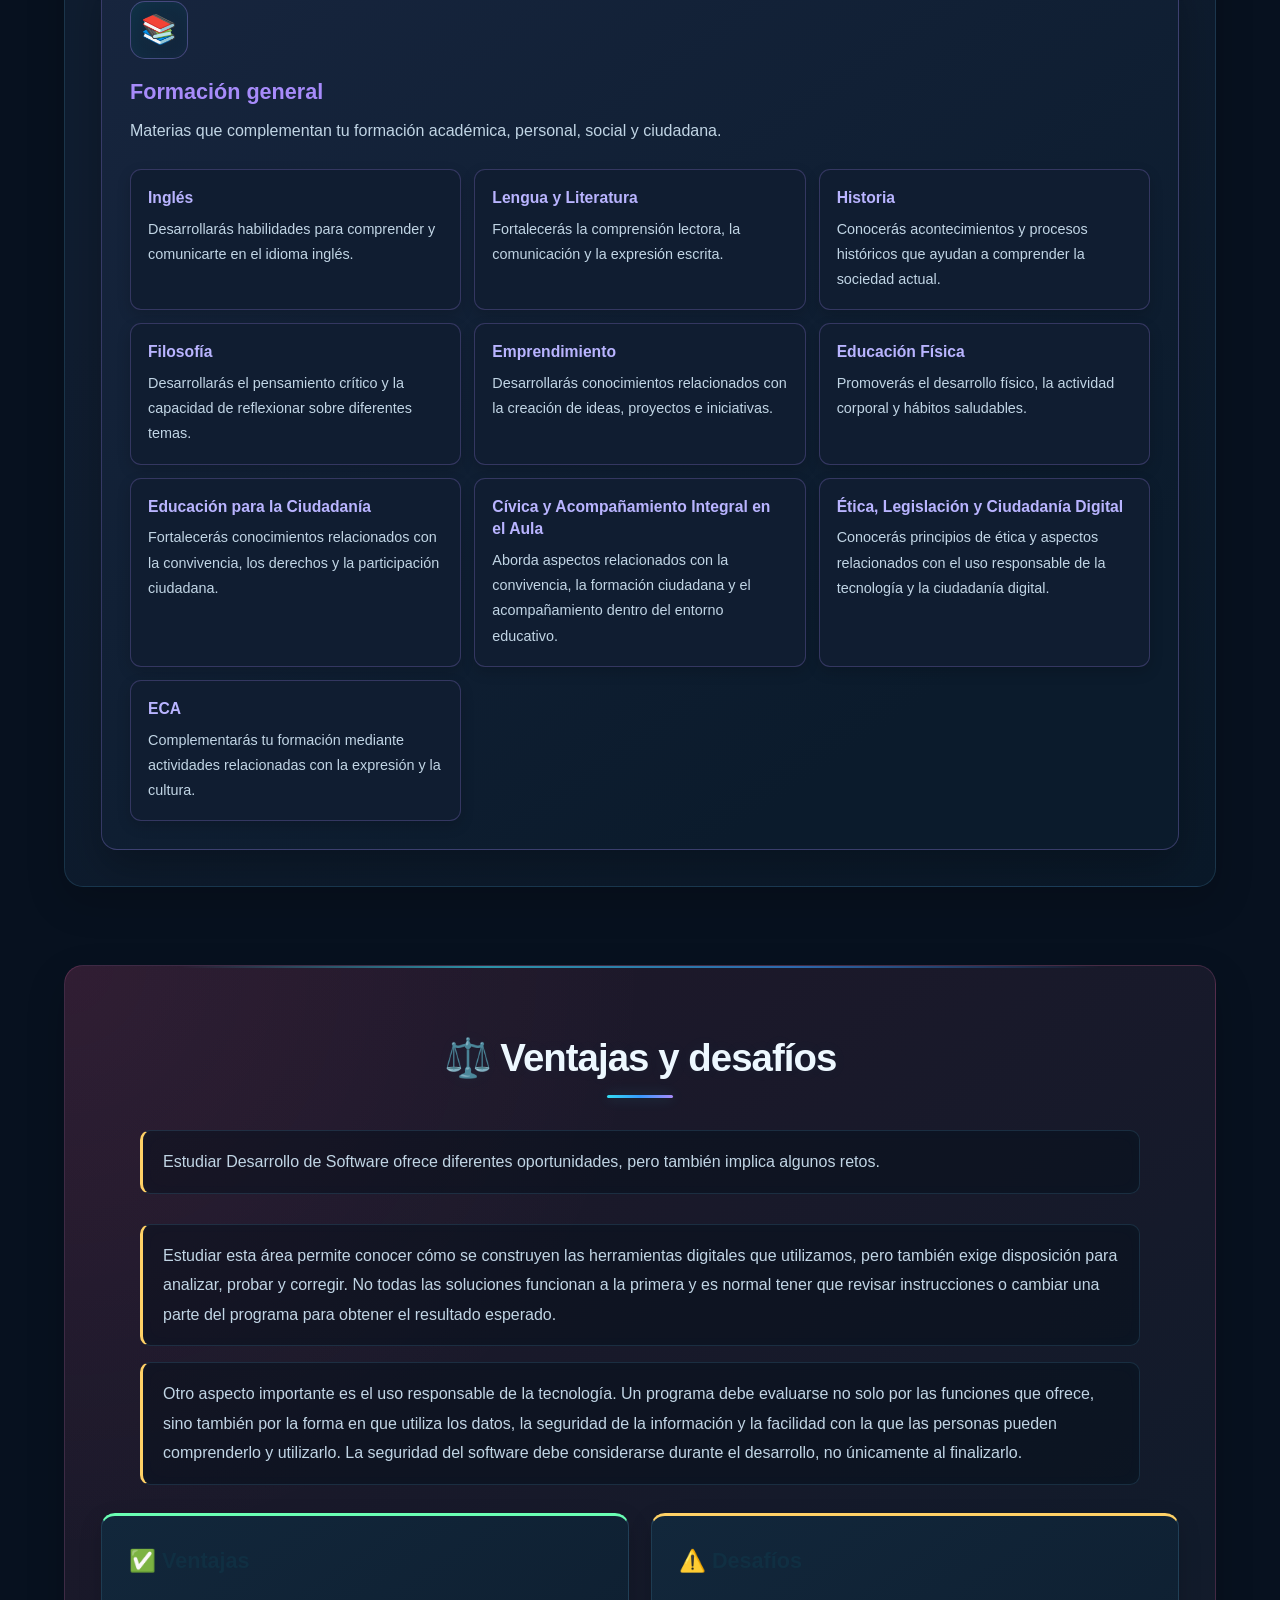
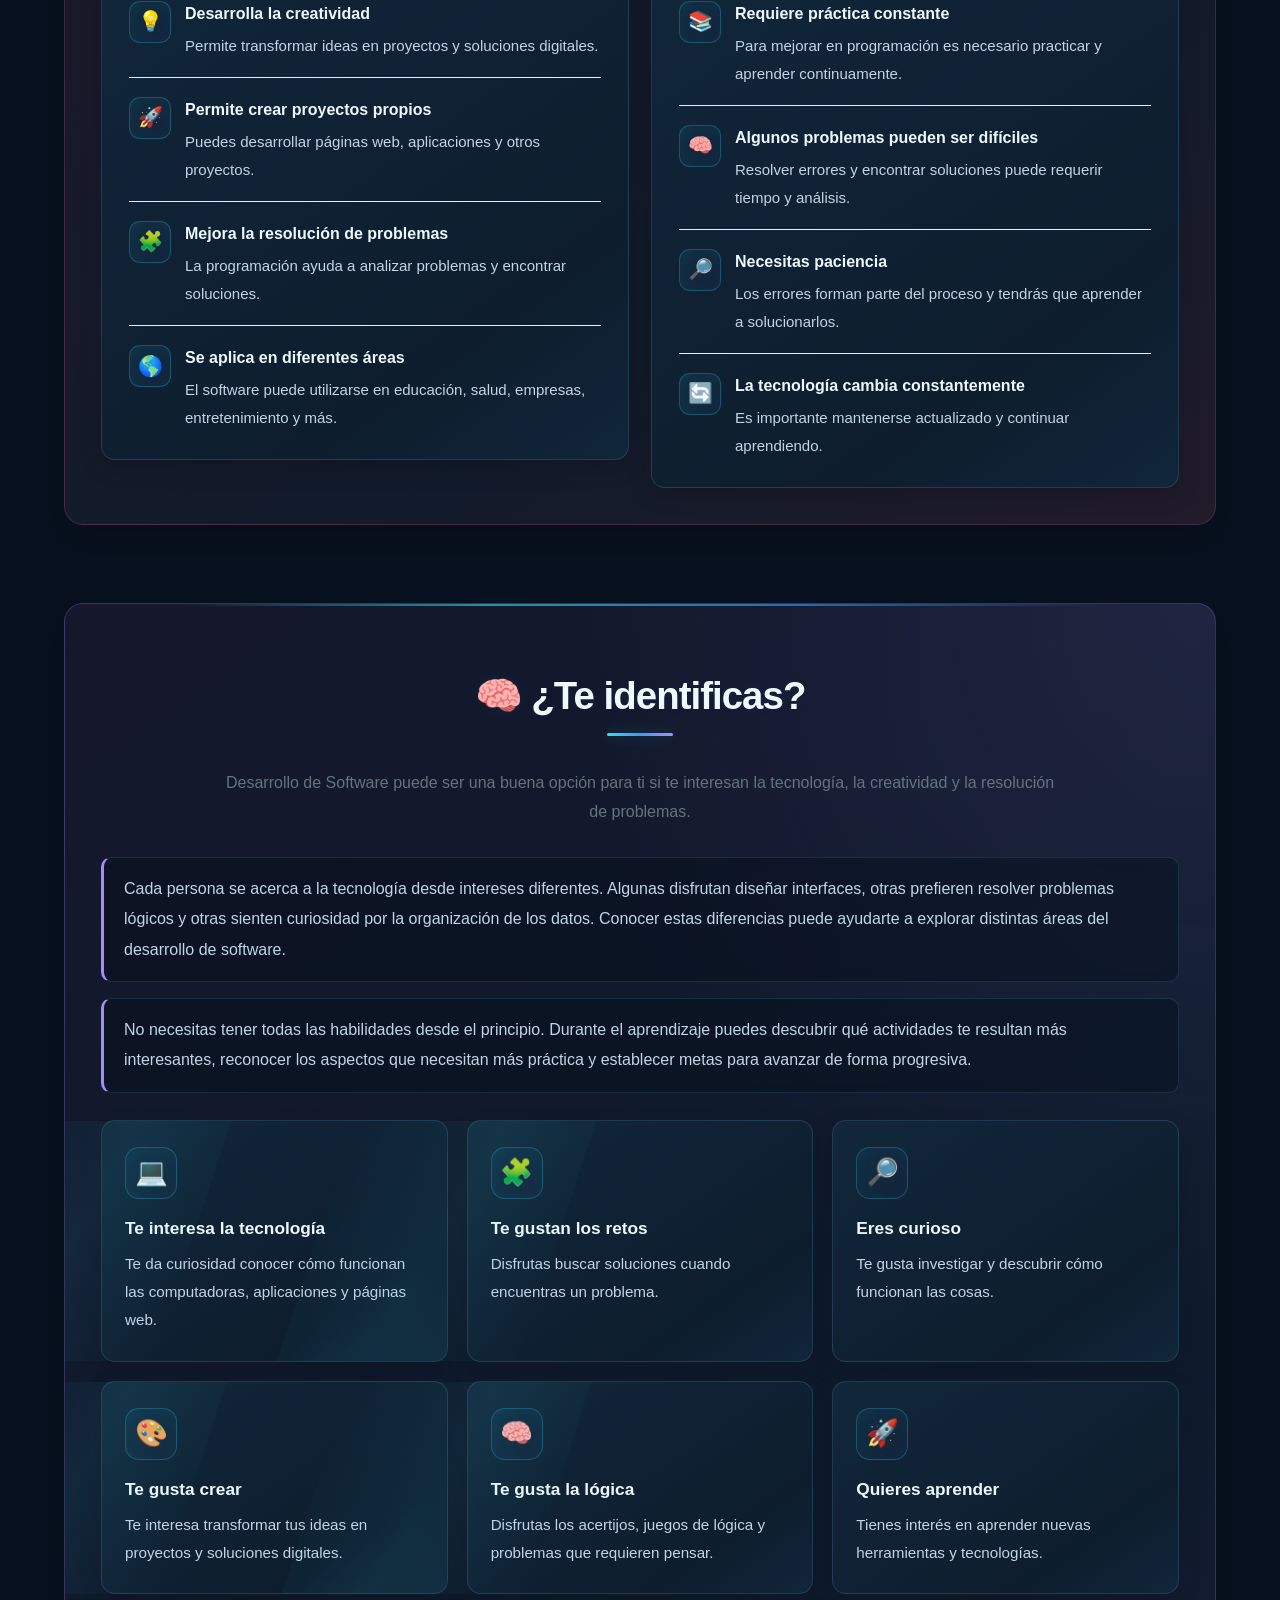
<file: desarrollo-software.html>
<!DOCTYPE html>
<html lang="es">
<head>
    <meta charset="UTF-8">
    <meta name="viewport" content="width=device-width, initial-scale=1.0">
    <title>DESARROLLO DE SOFTWARE</title>
    <link rel="stylesheet" href="desarrollo-software.css">
</head>
<body>
    

     <header>
        <div class="marca">
            <a href="#inicio" class="logo">
                <img src="logo-dolores-sucre.png" alt="Logo de la Unidad Educativa Fiscal Dolores Sucre">
            </a>
            <div class="colegio">
                <h2>Unidad Educativa Fiscal Dolores Sucre</h2>
                <p>Proyecto de orientación académica</p>
            </div>
        </div>

        <nav>
            <a href="index.html" class="activo">Inicio</a>
            <a href="#materias">Materias</a>
            <a href="#test">Ir a test</a>
        </nav>
    </header>


  <main>
     <section class="desarrollo-subtitulo">
        <div>
            <h1>
                DESARROLLO DE SOFTWARE
            </h1>
            <p>
                Crea. Programa. Innova.
            </p>
            <p>
                La especialización de Desarrollo de Software
                te permite conocer el mundo de la programación, la tecnología y la creación
                 de soluciones digitales.
            </p>
        </div>

        <div class="imagen-principal">
            <img src="imagen-principal-desarrollo-software.jpg" alt="imagen-ilustracion">
        </div>
        
      </section>


      <section class="titulo-principal">
        <h2 class="que-es">
            ¿Qué es Desarrollo de Software?
        </h2>
        <p class="subtitulo-pregunta">
            ¿Qué es?
        </p>

        <p> 
         El Desarrollo de Software es el área relacionada con
          la creación, diseño, programación y mantenimiento de aplicaciones,
           páginas web y diferentes soluciones tecnológicas.
        </p>

        <p>
        El desarrollo de software no consiste únicamente en escribir código.
        También implica comprender las necesidades de los usuarios, planificar
        una solución, diseñar su funcionamiento, comprobar que cumpla su
        propósito y realizar mejoras cuando sea necesario. Cada proyecto puede
        requerir diferentes herramientas, lenguajes y métodos de trabajo
        dependiendo del problema que se desea resolver.
        </p>

        <p>
        Las soluciones digitales están presentes en muchas actividades
        cotidianas. Por ejemplo, una aplicación puede facilitar la comunicación,
        un sistema informático puede organizar los registros de una institución
        y una página web puede ofrecer información a estudiantes y docentes.
        En todos estos casos, el software permite realizar tareas de una manera
        organizada y adaptada a determinadas necesidades.
       </p>

       <p>
       Para desarrollar un programa es importante combinar el pensamiento
       lógico con la creatividad. El programador debe analizar qué necesita
       resolver, dividir el problema en partes pequeñas y establecer una
       secuencia de instrucciones que la computadora pueda ejecutar.
       Después, debe comprobar los resultados y corregir los errores que
       encuentre.
       </p>

        <article class="explicacion">
            <img src="idea.png" alt="foco">
            <span>
                Transformar ideas en soluciones digitales.
            </span>
        </article>

        <article class="explicacion">
            <img src="codigo.jpg" alt="programar">
            <span>
                Utilizar lenguajes y herramientas para desarrollar software.
            </span>
        </article>

        <article class="explicacion">
            <img src="innovar.jpg" alt="no se ">
            <span>
                Buscar nuevas formas de resolver problemas mediante la tecnología.
            </span>
        </article>
      </section>


      <section class="aprendizaje">
        <h2>
            ¿Qué aprenderás?
        </h2>

        <p>
        La formación en Desarrollo de Software puede abarcar diferentes áreas
        de la informática. Estas permiten comprender cómo se construyen los
        programas, cómo se organiza la información y cómo se diseñan las
        herramientas digitales que utilizamos diariamente. Los conocimientos
        se pueden desarrollar progresivamente mediante explicaciones,
        ejercicios, prácticas y proyectos.
        </p>

        <p>
        También es importante aprender a relacionar los distintos componentes
        de una solución tecnológica. Una aplicación puede necesitar una
        interfaz para que el usuario interactúe con ella, instrucciones para
        realizar operaciones y un sistema que almacene información cuando
        corresponda. La forma de combinar estos elementos depende de las
        funciones que deba cumplir el proyecto.
        </p>

        <article class="horientar">
           <img src="programar.jpg" alt="programación">
           <span>
            Aprenderás a utilizar la lógica y diferentes lenguajes para crear programas.
           </span>
        </article>

        <article class="horientar">
           <img src="desarrollo-web.jpg" alt="desarrollo web">
           <span>
            Conocerás cómo crear páginas y sitios web utilizando tecnologías como HTML, CSS y JavaScript.
           </span>
        </article>

        <article class="horientar">
           <img src="logica.jpg" alt="logica de programacion">
           <span>
            Aprenderás a analizar problemas y encontrar soluciones paso a paso.
           </span>
        </article>

        <article class="horientar">
           <img src="base-de-datos.jpg" alt="base de datos">
           <span>
            Conocerás cómo almacenar, organizar y consultar información.
           </span>
        </article>

        <article class="horientar">
           <img src="diseño-interfaces.jpg" alt="diseño de interfaces">
           <span>
           Aprenderás conceptos para crear interfaces claras y fáciles de utilizar.
           </span>
        </article>

        <article class="horientar">
           <img src="desarrollo-proyectos.jpg" alt="desarrollo de proyectos">
           <span>
           Aplicarás tus conocimientos para crear soluciones tecnológicas.
           </span>
        </article>

        <div class="ampliacion-aprendizaje">
    <h3>Tres tecnologías fundamentales para el desarrollo web</h3>

    <p>
        <strong>HTML:</strong> permite organizar el contenido de una página
        web mediante elementos como títulos, párrafos, imágenes, enlaces,
        listas y formularios.
    </p>

    <p>
        <strong>CSS:</strong> se utiliza para definir la presentación
        visual de una página, incluyendo colores, tipografías, espacios,
        distribuciones, bordes y adaptación a distintos tamaños de pantalla.
    </p>

    <p>
        <strong>JavaScript:</strong> permite incorporar comportamientos
        interactivos, responder a las acciones del usuario, validar
        formularios y actualizar elementos de una página.
    </p>

    <p>
        Estas tecnologías cumplen funciones diferentes y pueden combinarse
        para construir experiencias web organizadas, atractivas e
        interactivas.
    </p>
</div>
      </section>


      <section class="saber">
       <h2>
        ¿Qué habilidades necesitas?
       </h2>
       <p> 
        Esta especialización puede ser para ti si:
       </p>

       <p>
       No necesitas dominar todos estos conocimientos antes de comenzar.
       La curiosidad, la disposición para practicar y el interés por aprender
       son buenos puntos de partida. Algunas actividades pueden resultar
       difíciles al principio, pero dividir los problemas en pasos pequeños
       permite comprenderlos y trabajar en ellos con mayor orden.
       </p>

       <p>
       También es útil desarrollar la capacidad de buscar información,
       comprender instrucciones, explicar tus ideas y pedir ayuda cuando
       sea necesario. El desarrollo de software combina conocimientos
       técnicos con habilidades de comunicación, organización y colaboración.
       </p>
       
       <ul >

         <li>✓ Te gusta la tecnología.</li>
         <li>✓ Disfrutas resolver problemas.</li>
         <li>✓ Te interesan las computadoras.</li>
         <li>✓ Te gustan los juegos de lógica.</li>
         <li>✓ Quieres crear aplicaciones o páginas web.</li>
         <li>✓ Tienes curiosidad por saber cómo funcionan las aplicaciones.</li>
         <li>✓ Te gusta aprender cosas nuevas.</li>
         <li>✓ Tienes paciencia para encontrar errores y corregirlos.</li>

       </ul>

      </section>


      <section class="actividades">
         <h2>
            ¿Cómo saber si esta especialización es para mí?
         </h2>
         <p>
            ¿Cuál de estas actividades te interesan más?
         </p>

         <p>
         Explorar tus intereses puede ayudarte a reconocer qué tipo de
         actividades disfrutas. Por ejemplo, crear una página web combina
         organización y diseño; resolver un problema de lógica requiere
         analizar información; y pensar en un videojuego invita a imaginar
         reglas, personajes, acciones y formas de interacción.
         </p>

         <p>
         No es necesario que todas estas actividades te gusten por igual.
         Puedes comenzar por aquella que más curiosidad te produzca y probar
         diferentes ejercicios para descubrir qué aspectos de la tecnología
         te interesan más.
         </p>
         <div class="actividad">
            <img src="crear-pagina.jpg" alt="">
            <p>
                Crear una página web
            </p>
         </div>
         <div class="actividad">
            <img src="logica-2.jpg" alt="">
            <p>
                Resolver problemas de lógica
            </p>
         </div>
         <div class="actividad"> 
            <img src="videojuego.jpg" alt="">
            <p>
                Pensar cómo se crea un videojuego
            </p>
         </div>
      </section>


     <section class="llegar-crear">
       <h2>
        ¿Qué puedes llegar a crear?
       </h2>

       <p>
       Los proyectos de software pueden tener objetivos muy distintos:
       informar, facilitar tareas, organizar datos, entretener o ayudar
       a resolver problemas. Su diseño depende de las personas que los
       utilizarán, los recursos disponibles y las funciones que se necesiten.
       </p>

       <p>
       Antes de comenzar un proyecto, es importante definir qué problema
       se quiere resolver, quién utilizará la solución y qué características
       debería tener. Esta planificación permite establecer prioridades
       y comprobar posteriormente si el resultado cumple su propósito.
      </p>

       <article class="opciones">
        <h3>Páginas web</h3>
        <p>
            Sitios web para empresas, instituciones o proyectos personales.
        </p>

        <p>
        Una página web puede presentar información, mostrar imágenes,
        incluir formularios de contacto y ofrecer enlaces a otros contenidos.
        Un sitio web reúne distintas páginas que se relacionan entre sí
        y que suelen compartir una misma temática o propósito.
        </p>
       </article>

       <article class="opciones">
        <h3>Aplicaciones</h3>
        <p>
            Aplicaciones para dispositivos móviles.
        </p>

        <p>
        Las aplicaciones pueden ayudar a organizar actividades, comunicarse,
        estudiar, realizar cálculos o consultar información. Sus funciones
        dependen de las necesidades para las que fueron diseñadas y de las
        características de los dispositivos donde se utilizan.
        </p>
       </article>
       
       <article class="opciones">
        <h3>Programas</h3>
        <p>
            Software para resolver diferentes necesidades.
        </p>

        <p>
        Un programa está formado por instrucciones que permiten realizar
        determinadas tareas. Puede recibir datos, procesarlos siguiendo
        reglas definidas y producir resultados que ayuden a completar
        una actividad.
        </p>
       </article>

    <article class="opciones">
        <h3>Sistemas de Información</h3>
        <p>
            Sistemas que permiten almacenar y administrar información.
        </p>

        <p>
        Estos sistemas pueden combinar personas, procesos, datos y
        herramientas tecnológicas para registrar operaciones y facilitar
        la consulta de información. Se utilizan, por ejemplo, para gestionar
        inventarios, matrículas, préstamos o registros administrativos.
        </p>
    </article>

    <article class="opciones">
        <h3>Videojuegos</h3>
        <p>
            Proyectos interactivos utilizando programación y diseño.
        </p>

        <p>
        Un videojuego puede combinar programación, imágenes, sonidos,
        reglas y mecanismos de interacción. Su desarrollo requiere organizar
        cómo responde el juego a las acciones del usuario y comprobar que
        sus diferentes elementos funcionen de manera coherente.
        </p>
    </article>

    <article class="opciones">
        <h3>Soluciones tecnológicas</h3>
        <p>
            Herramientas digitales para resolver problemas.
        </p>

        <p>
        Una solución tecnológica debe responder a una necesidad concreta.
        Por eso, antes de elegir herramientas o escribir código, es necesario
        entender el problema y valorar qué funciones serían útiles para
        las personas que utilizarán el resultado.
        </p>
    </article>
    </section>

   
      <section class="profesiones">
    <h2>👨‍💻 Posibles profesiones</h2>
    <p>
        Al estudiar Desarrollo de Software puedes conocer diferentes
        áreas profesionales relacionadas con la tecnología.
    </p>
    <p>
        Algunos de los caminos que podrías seguir son:
    </p>
    <table>
        <thead>
            <tr>
                <th>Profesión</th>
                <th>¿Qué hace?</th>
            </tr>
        </thead>
        <tbody>
            <tr>
                <td>🧑‍💻 Desarrollador web</td>
                <td>Crea y mantiene sitios web.</td>
            </tr>
            <tr>
                <td>📱 Desarrollador de aplicaciones</td>
                <td>Desarrolla aplicaciones para diferentes dispositivos.</td>
            </tr>
            <tr>
                <td>🖥️ Programador</td>
                <td>Crea programas utilizando código.</td>
            </tr>
            <tr>
                <td>🗄️ Especialista en bases de datos</td>
                <td>Organiza y administra información.</td>
            </tr>
            <tr>
                <td>🎮 Desarrollador de videojuegos</td>
                <td>Crea experiencias y videojuegos interactivos.</td>
            </tr>
            <tr>
                <td>🎨 Diseñador UI/UX</td>
                <td>Diseña interfaces y experiencias digitales.</td>
            </tr>
        </tbody>
     </table>

    <div class="informacion-profesional">
    <h3>¿Cómo se relacionan estas profesiones?</h3>

    <p>
        Las áreas profesionales del software pueden complementarse.
        Por ejemplo, un proyecto web puede requerir una persona que
        desarrolle la interfaz, otra que trabaje en la lógica del sistema
        y tareas relacionadas con el almacenamiento de datos y las pruebas.
        En proyectos pequeños, una misma persona puede encargarse de varias
        de estas responsabilidades.
    </p>

    <p>
        Las funciones concretas varían según el proyecto, la experiencia,
        la formación y las necesidades de cada organización. Conocer estas
        opciones sirve como punto de partida para investigar carreras
        técnicas y universitarias relacionadas con la informática.
    </p>
    </div>
    </section>

      
       <section class="habilidades">
          <h3>
            Habilidades que desarrollarás
        </h3>

        <p>
        Durante el aprendizaje de la informática se combinan conocimientos
        técnicos con habilidades personales. Los primeros ayudan a construir
        y comprobar soluciones; las segundas permiten organizar el trabajo,
        compartir ideas y colaborar con otras personas. Ambas clases de
        habilidades pueden fortalecerse mediante la práctica y los proyectos.
        </p>

        <div class="tecnicas">
         <h4>
            Habilidades técnicas
         </h4>
         <p>
         Las habilidades técnicas están relacionadas con las herramientas
         y los procedimientos utilizados para crear software. Incluyen
         comprender instrucciones, escribir y revisar código, organizar datos,
         estructurar páginas web y probar las funciones de un programa.
         </p>

         <ul>
            <li>Programación</li>
            <li>Desarrollo web</li>
            <li>Bases de datos</li>
            <li>Lógica computacional</li>
            <li>Diseños de interfaces</li>
            <li>Resolución de problemas</li>
         </ul>
        </div>

        <div class="personales">
            <h4>
                Habilidades personales
            </h4>

            <p>
            Las habilidades personales ayudan a afrontar los retos de un proyecto.
            La paciencia permite revisar errores con calma, la organización facilita
            dividir el trabajo en tareas y la comunicación ayuda a explicar
            decisiones, compartir avances y comprender las necesidades de otros.
            </p>

            <ul>
                <li>Creatividad</li>
                <li>Trabajo en equipo</li>
                <li>Pensamiento crítico</li>
                <li>Paciencia</li>
                <li>Organización</li>
                <li>Comunicación</li>
                <li>Aprendizaje continuo</li>
            </ul>
        </div>
       </section>

      
       <section class="estudiar">
         <h3>
            ¿Cómo es estudiar Desarrollo de Software?
         </h3>
         <h4>
            ¿Qué voy a hacer durante la especialización?
        </h4>

        <p>
        El desarrollo de un proyecto suele comenzar con la comprensión
        de una necesidad y continúa con la planificación, el diseño, la
        programación y las pruebas. Sin embargo, estas actividades no siempre
        ocurren una sola vez ni en un orden rígido: cuando una prueba descubre
        un problema o cambia un requisito, puede ser necesario regresar a
        una etapa anterior y realizar ajustes.
        </p>

        <p>
        Este proceso permite revisar el avance, identificar dificultades
        y mejorar gradualmente el resultado. La documentación de las decisiones
        y la organización de las tareas también ayudan a comprender cómo se
        construyó una solución y qué aspectos podrían modificarse después.
        </p>

        <div class="pasos">
         <div class="paso">
            <h5>
                Investigar 
                <span>🔎</span>
            </h5>
            <p>
                Comprender un problema o necesidad.
            </p>
         </div>
         
        <div class="paso">
            <h5>
                Planificar 
                <span>📝</span>
            </h5>
            <p>
                Pensar cómo solucionarlo.
            </p>
        </div>

        <div class="paso">
            <h5>
                Diseñar 
                <span>🎨</span>
            </h5>
            <p>
                Crear la estructura y apariencia de la solución.
            </p>
        </div>

        <div class="paso">
            <h5>
                Programar 
                <span>💻</span>
            </h5>
            <p>
                    Convertir la solución en código.
                </p>
        </div>

        <div class="paso">
            <h5>
                Probar 
                <span>🧪</span>
            </h5>
            <p>
                Buscar errores y comprobar que funcione.
            </p>
        </div>

        <div class="paso">
            <h5>
                Mejorar
                 <span>🚀</span>
            </h5>
            <p>
                Corregir problemas y agregar nuevas funciones.
            </p>
        </div>
       </div>
       </section>


    <section class="aplicaciones">
    <h2>🌐 ¿Dónde se puede aplicar?</h2>
    <p class="introduccion">
        El Desarrollo de Software está presente en diferentes
        áreas de nuestra vida y permite crear soluciones
        para distintas necesidades.
    </p>

    <div class="aplicaciones-contenido">

    <article class="aplicacion">
        <h3>Educación</h3>
        <p>
            Las herramientas digitales pueden ayudar a organizar recursos
            educativos, consultar materiales, realizar actividades y
            facilitar la comunicación entre estudiantes y docentes.
            Su utilidad depende de las necesidades del centro educativo
            y de la forma en que se implementen.
        </p>
    </article>

    <article class="aplicacion">
        <h3>Salud</h3>
        <p>
            Los sistemas informáticos pueden utilizarse para organizar
            citas, administrar registros y facilitar determinadas tareas
            de gestión. Debido a la sensibilidad de los datos médicos,
            estas herramientas deben considerar la privacidad y la
            protección de la información.
        </p>
    </article>

    <article class="aplicacion">
        <h3>Empresas y negocios</h3>
        <p>
            Las empresas utilizan programas para gestionar inventarios,
            registrar operaciones, coordinar tareas y consultar datos.
            Una solución bien planificada puede ayudar a organizar
            procesos y reducir tareas repetitivas.
        </p>
    </article>

    <article class="aplicacion">
        <h3>Comunicación y entretenimiento</h3>
        <p>
            Las aplicaciones de mensajería, las plataformas digitales
            y los videojuegos son ejemplos de productos que requieren
            software para procesar acciones, mostrar contenido y permitir
            diferentes formas de interacción.
        </p>
    </article>

    <article class="aplicacion">
        <h3>Servicios públicos</h3>
        <p>
            Las instituciones pueden emplear herramientas informáticas
            para publicar información, gestionar solicitudes y facilitar
            determinados trámites. Es importante que estos servicios
            sean comprensibles, accesibles y adecuados para las personas
            que los utilizan.
        </p>
    </article>

    <article class="aplicacion">
        <h3>Investigación científica</h3>
        <p>
            Los programas informáticos permiten procesar datos, representar
            resultados, realizar cálculos y apoyar distintas actividades
            de investigación. Las herramientas elegidas dependen del tipo
            de información y de los objetivos del estudio.
        </p>
    </article>

   </div>
    </section>


    <section class="calidad-software">
    <h2>Calidad y responsabilidad en el desarrollo de software</h2>

    <p>
        Desarrollar software implica mucho más que conseguir que un
        programa funcione. También es necesario pensar en su claridad,
        confiabilidad, facilidad de uso y capacidad para responder
        a las necesidades para las que fue creado. Estos aspectos
        contribuyen a que la solución sea útil para sus usuarios.
    </p>

    <article>
        <h3>Seguridad y privacidad</h3>
        <p>
            La seguridad busca reducir los riesgos de accesos no
            autorizados, alteraciones y otros problemas que puedan afectar
            un sistema. La privacidad se relaciona con el tratamiento
            responsable de los datos personales. Ambos aspectos deben
            considerarse desde el diseño y durante el mantenimiento
            de las aplicaciones.
        </p>
    </article>

    <article>
        <h3>Usabilidad</h3>
        <p>
            Una herramienta digital debe permitir que las personas
            comprendan sus funciones y realicen las tareas previstas.
            Los textos claros, las instrucciones comprensibles y una
            distribución coherente de los elementos pueden facilitar
            su utilización.
        </p>
    </article>

    <article>
        <h3>Accesibilidad</h3>
        <p>
            Una página accesible busca reducir las barreras que impiden
            a determinadas personas consultar contenido o utilizar
            funciones. Por eso es importante cuidar la estructura de los
            títulos, las descripciones de las imágenes, la legibilidad
            y la navegación mediante teclado.
        </p>
    </article>

    <article>
        <h3>Mantenimiento y mejora continua</h3>
        <p>
            Después de publicar un programa, pueden aparecer errores,
            cambiar las necesidades de los usuarios o surgir nuevas
            funciones que resulte conveniente incorporar. El mantenimiento
            permite corregir problemas, actualizar componentes y adaptar
            el sistema a nuevas condiciones.
        </p>
    </article>
    </section>


    <section class="materias" id="materias">
    <div class="titulo-materias">
        <span class="etiqueta">FORMACIÓN ACADÉMICA</span>
        <h2>¿Qué materias estudiarás?</h2>
        <p>
            Durante la especialización de Desarrollo de Software
            estudiarás diferentes asignaturas que te ayudarán a
            desarrollar conocimientos tecnológicos, científicos y
            personales.
        </p>

        <p>
        Las asignaturas pueden contribuir al desarrollo de distintas
        capacidades. Algunas se relacionan directamente con la informática
        y la programación, mientras que otras ayudan a fortalecer el
        razonamiento matemático, la comunicación, la comprensión científica
        y la formación personal.
        </p>

        <p>
        Estos conocimientos pueden complementarse durante la elaboración
        de proyectos. Por ejemplo, una actividad de programación puede
        requerir analizar un problema con lógica, comprender instrucciones,
        organizar la información y explicar cómo funciona la solución.
        La integración de diferentes aprendizajes ayuda a abordar los
        proyectos desde varias perspectivas.
        </p>

        <p>
        Los nombres, la organización y la profundidad de las materias deben
        revisarse con el plan de estudios vigente de la institución.
        La descripción de esta página tiene una finalidad informativa
        y no sustituye la información académica oficial del colegio.
        </p>
    </div>

    <div class="materias-contenedor">

        <!-- =================================
             TECNOLOGÍA Y PROGRAMACIÓN
        ================================== -->
        <div class="materias-grupo tecnologia">
            <div class="materias-icono">💻</div>
            <h3>Tecnología y programación</h3>
            <p class="descripcion-grupo">
                Materias enfocadas en la programación, la tecnología
                y el desarrollo del pensamiento lógico.
            </p>


            <div class="lista-materias">
                <div class="materia">
                    <h4>Programación Estructurada</h4>
                    <p>
                        Aprenderás los fundamentos de la programación,
                        los algoritmos y las estructuras necesarias
                        para desarrollar soluciones informáticas.
                    </p>
                </div>

                <div class="materia">
                    <h4>Fundamentos de las TIC</h4>
                    <p>
                        Conocerás conceptos fundamentales sobre las
                        tecnologías de la información y la comunicación
                        y su aplicación.
                    </p>
                </div>

                <div class="materia">
                    <h4>Base de Datos</h4>
                    <p>
                        Aprenderás a organizar, almacenar y gestionar
                        información de manera estructurada.
                    </p>
                </div>

                <div class="materia">
                    <h4>Aplicaciones de Escritorio</h4>
                    <p>
                        Conocerás los fundamentos para desarrollar
                        aplicaciones que funcionan directamente
                        en un computador.
                    </p>
                </div>

                <div class="materia">
                    <h4>Pensamiento Computacional</h4>
                    <p>
                        Desarrollarás habilidades para analizar problemas,
                        organizar ideas y encontrar soluciones mediante
                        la lógica.
                    </p>
                </div>
            </div>
        </div>

        <!-- =================================
             CIENCIAS Y RAZONAMIENTO
        ================================== -->
        <div class="materias-grupo ciencias">
            <div class="materias-icono">🧪</div>
            <h3>Ciencias y razonamiento</h3>
            <p class="descripcion-grupo">
                Asignaturas que fortalecen el razonamiento,
                el análisis y la comprensión científica.
            </p>

            <div class="lista-materias">
                <div class="materia">
                    <h4>Matemática</h4>
                    <p>
                        Fortalecerás el razonamiento lógico y la
                        resolución de problemas mediante conceptos
                        matemáticos.
                    </p>
                </div>

                <div class="materia">
                    <h4>Física</h4>
                    <p>
                        Estudiarás fenómenos físicos y desarrollarás
                        habilidades para analizar diferentes situaciones
                        mediante el razonamiento científico.
                    </p>
                </div>

                <div class="materia">
                    <h4>Química</h4>
                    <p>
                        Conocerás conceptos relacionados con la materia,
                        sus propiedades y diferentes procesos químicos.
                    </p>
                </div>

                <div class="materia">
                    <h4>Biología</h4>
                    <p>
                        Estudiarás los seres vivos y diferentes procesos
                        relacionados con la vida y el funcionamiento
                        de los organismos.
                    </p>
                </div>

                <div class="materia">
                    <h4>Módulo Práctico Experimental</h4>
                    <p>
                        Aplicarás conocimientos mediante actividades
                        prácticas y experimentales.
                    </p>
                </div>
            </div>
        </div>

        <div class="materias-grupo general">
            <div class="materias-icono">📚</div>
            <h3>Formación general</h3>
            <p class="descripcion-grupo">
                Materias que complementan tu formación académica,
                personal, social y ciudadana.
            </p>

            <div class="lista-materias">
                <div class="materia">
                    <h4>Inglés</h4>
                    <p>
                        Desarrollarás habilidades para comprender
                        y comunicarte en el idioma inglés.
                    </p>
                </div>

                <div class="materia">
                    <h4>Lengua y Literatura</h4>
                    <p>
                        Fortalecerás la comprensión lectora,
                        la comunicación y la expresión escrita.
                    </p>
                </div>

                <div class="materia">
                    <h4>Historia</h4>
                    <p>
                        Conocerás acontecimientos y procesos históricos
                        que ayudan a comprender la sociedad actual.
                    </p>
                </div>

                <div class="materia">
                    <h4>Filosofía</h4>
                    <p>
                        Desarrollarás el pensamiento crítico y la
                        capacidad de reflexionar sobre diferentes temas.
                    </p>
                </div>

                <div class="materia">
                    <h4>Emprendimiento</h4>
                    <p>
                        Desarrollarás conocimientos relacionados con
                        la creación de ideas, proyectos e iniciativas.
                    </p>
                </div>

                <div class="materia">
                    <h4>Educación Física</h4>
                    <p>
                        Promoverás el desarrollo físico, la actividad
                        corporal y hábitos saludables.
                    </p>
                </div>

                <div class="materia">
                    <h4>Educación para la Ciudadanía</h4>
                    <p>
                        Fortalecerás conocimientos relacionados con
                        la convivencia, los derechos y la participación
                        ciudadana.
                    </p>
                </div>

                <div class="materia">
                    <h4>Cívica y Acompañamiento Integral en el Aula</h4>
                    <p>
                        Aborda aspectos relacionados con la convivencia,
                        la formación ciudadana y el acompañamiento
                        dentro del entorno educativo.
                    </p>
                </div>

                <div class="materia">
                    <h4>Ética, Legislación y Ciudadanía Digital</h4>
                    <p>
                        Conocerás principios de ética y aspectos
                        relacionados con el uso responsable de la
                        tecnología y la ciudadanía digital.
                    </p>
                </div>

                <div class="materia">
                    <h4>ECA</h4>
                    <p>
                        Complementarás tu formación mediante actividades
                        relacionadas con la expresión y la cultura.
                    </p>
                </div>
                 </div>
              </div>
          </div>
      </section>


        <section class="ventajas-desafios">
    <h2>⚖️ Ventajas y desafíos</h2>
    <p class="introduccion">
        Estudiar Desarrollo de Software ofrece diferentes
        oportunidades, pero también implica algunos retos.
    </p>

    <p>
     Estudiar esta área permite conocer cómo se construyen las herramientas
     digitales que utilizamos, pero también exige disposición para analizar,
     probar y corregir. No todas las soluciones funcionan a la primera
     y es normal tener que revisar instrucciones o cambiar una parte
     del programa para obtener el resultado esperado.
    </p>

    <p>
     Otro aspecto importante es el uso responsable de la tecnología.
     Un programa debe evaluarse no solo por las funciones que ofrece,
     sino también por la forma en que utiliza los datos, la seguridad
     de la información y la facilidad con la que las personas pueden
     comprenderlo y utilizarlo. La seguridad del software debe
     considerarse durante el desarrollo, no únicamente al finalizarlo.
    </p>

    <div class="contenedor-ventajas">
        <div class="ventajas">
            <h3>✅ Ventajas</h3>
            <div class="ventaja">
                <span>💡</span>
                <div>
                    <h4>Desarrolla la creatividad</h4>
                    <p>
                        Permite transformar ideas en proyectos
                        y soluciones digitales.
                    </p>
                </div>
            </div>

            <div class="ventaja">
                <span>🚀</span>
                <div>
                    <h4>Permite crear proyectos propios</h4>
                    <p>
                        Puedes desarrollar páginas web,
                        aplicaciones y otros proyectos.
                    </p>
                </div>
            </div>

            <div class="ventaja">
                <span>🧩</span>
                <div>
                    <h4>Mejora la resolución de problemas</h4>
                    <p>
                        La programación ayuda a analizar
                        problemas y encontrar soluciones.
                    </p>
                </div>
            </div>

            <div class="ventaja">
                <span>🌎</span>
                <div>
                    <h4>Se aplica en diferentes áreas</h4>
                    <p>
                        El software puede utilizarse en educación,
                        salud, empresas, entretenimiento y más.
                    </p>
                </div>
            </div>

        </div>

        <div class="desafios">
            <h3>⚠️ Desafíos</h3>
            <div class="desafio">
                <span>📚</span>
                <div>
                    <h4>Requiere práctica constante</h4>
                    <p>
                        Para mejorar en programación es necesario
                        practicar y aprender continuamente.
                    </p>
                </div>
            </div>

            <div class="desafio">
                <span>🧠</span>
                <div>
                    <h4>Algunos problemas pueden ser difíciles</h4>
                    <p>
                        Resolver errores y encontrar soluciones
                        puede requerir tiempo y análisis.
                    </p>
                </div>
            </div>

            <div class="desafio">
                <span>🔎</span>
                <div>
                    <h4>Necesitas paciencia</h4>
                    <p>
                        Los errores forman parte del proceso
                        y tendrás que aprender a solucionarlos.
                    </p>
                </div>
            </div>

            <div class="desafio">
                <span>🔄</span>
                <div>
                    <h4>La tecnología cambia constantemente</h4>
                    <p>
                        Es importante mantenerse actualizado
                        y continuar aprendiendo.
                    </p>
                </div>
             </div>
           </div>
        </section>


    <section class="perfil-estudiante">

     <h2>🧠 ¿Te identificas?</h2>

     <p class="introduccion">
        Desarrollo de Software puede ser una buena opción para ti
        si te interesan la tecnología, la creatividad y la resolución
        de problemas.
     </p>

     <p>
     Cada persona se acerca a la tecnología desde intereses diferentes.
     Algunas disfrutan diseñar interfaces, otras prefieren resolver
     problemas lógicos y otras sienten curiosidad por la organización
     de los datos. Conocer estas diferencias puede ayudarte a explorar
     distintas áreas del desarrollo de software.
     </p>

     <p>
     No necesitas tener todas las habilidades desde el principio.
     Durante el aprendizaje puedes descubrir qué actividades te resultan
     más interesantes, reconocer los aspectos que necesitan más práctica
     y establecer metas para avanzar de forma progresiva.
     </p>

     <div class="contenedor-perfil">

        <div class="caracteristica-estudiante">
            <span>💻</span>

            <h3>Te interesa la tecnología</h3>

            <p>
                Te da curiosidad conocer cómo funcionan las computadoras,
                aplicaciones y páginas web.
            </p>
        </div>


        <div class="caracteristica-estudiante">
            <span>🧩</span>

            <h3>Te gustan los retos</h3>

            <p>
                Disfrutas buscar soluciones cuando encuentras
                un problema.
            </p>
        </div>


        <div class="caracteristica-estudiante">
            <span>🔎</span>

            <h3>Eres curioso</h3>

            <p>
                Te gusta investigar y descubrir cómo funcionan
                las cosas.
            </p>
        </div>


        <div class="caracteristica-estudiante">
            <span>🎨</span>

            <h3>Te gusta crear</h3>

            <p>
                Te interesa transformar tus ideas en proyectos
                y soluciones digitales.
            </p>
        </div>


        <div class="caracteristica-estudiante">
            <span>🧠</span>

            <h3>Te gusta la lógica</h3>

            <p>
                Disfrutas los acertijos, juegos de lógica
                y problemas que requieren pensar.
            </p>
        </div>


        <div class="caracteristica-estudiante">
            <span>🚀</span>

            <h3>Quieres aprender</h3>
            <p>
                Tienes interés en aprender nuevas herramientas
                y tecnologías.
            </p>
        </div>
    </div>

    <div class="mensaje-perfil">
        <h3>💡 ¿Te identificaste con varias?</h3>
        <p>
            Si varias de estas características te representan,
            Desarrollo de Software podría ser una especialización
            que te interese explorar.
        </p>
        <a href="#test" class="boton-perfil">
            Descubrir si es para mí
        </a>
    </div>
    </section>


    <section class="ruta-aprendizaje">

     <h2>🚀 Ruta de aprendizaje</h2>

     <p class="introduccion">
        Conoce algunas de las etapas que puedes recorrer
        durante tu formación en Desarrollo de Software.
     </p>

     <p>
     Esta ruta representa una manera general de comprender el aprendizaje
     del desarrollo de software; no es una secuencia obligatoria ni un
     calendario oficial de tu colegio. Cada programa de formación puede
     organizar los contenidos de manera diferente, según sus objetivos
     y actividades.
     </p>

     <p>
     Las distintas etapas también se relacionan entre sí. Al crear una
     aplicación, por ejemplo, puede ser necesario volver a revisar los
     fundamentos, modificar una parte del código o replantear el diseño
     después de realizar pruebas. La práctica permite relacionar conceptos
     y comprender progresivamente cómo se construye una solución completa.
     </p>

    <div class="ruta">
        <div class="etapa">
            <div class="numero">1</div>
            <div class="contenido-etapa">
                <span>🌱</span>
                <h3>Fundamentos</h3>
                <p>
                    Conocer los conceptos básicos de la informática,
                    el software y la programación.
                </p>
            </div>
        </div>

        <div class="etapa">
            <div class="numero">2</div>
            <div class="contenido-etapa">
                <span>🧠</span>
                <h3>Lógica de programación</h3>
                <p>
                    Aprender a analizar problemas y plantear
                    soluciones paso a paso.
                </p>
            </div>
        </div>

        <div class="etapa">
            <div class="numero">3</div>
            <div class="contenido-etapa">
                <span>💻</span>
                <h3>Programación</h3>
                <p>
                    Aprender a utilizar lenguajes de programación
                    para crear diferentes soluciones.
                </p>
            </div>
        </div>

        <div class="etapa">
            <div class="numero">4</div>
            <div class="contenido-etapa">
                <span>🌐</span>
                <h3>Desarrollo web</h3>
                <p>
                    Crear páginas y aplicaciones web utilizando
                    tecnologías como HTML, CSS y JavaScript.
                </p>
            </div>
        </div>

        <div class="etapa">
            <div class="numero">5</div>
            <div class="contenido-etapa">
                <span>🗄️</span>
                <h3>Bases de datos</h3>
                <p>
                    Aprender a almacenar, organizar y consultar
                    información de manera estructurada.
                </p>
            </div>
        </div>

        <div class="etapa">
            <div class="numero">6</div>

            <div class="contenido-etapa">
                <span>🚀</span>
                <h3>Proyecto</h3>
                <p>
                    Aplicar los conocimientos adquiridos para
                    desarrollar un proyecto de software.
                </p>
            </div>
           </div>
         </div>
        </section>


    <section class="preguntas-frecuentes">
    <h2>❓ Preguntas frecuentes</h2>

    <p class="introduccion">
        Conoce las respuestas a algunas de las preguntas más comunes
        sobre la especialización de Desarrollo de Software.
    </p>

    <div class="faq">
        <details class="pregunta">
            <summary>
                ¿Necesito saber programar antes de estudiar esta especialización?
            </summary>
            <div class="respuesta">
                <p>
                    No. Puedes comenzar aprendiendo desde los conceptos básicos
                    y avanzar poco a poco mientras desarrollas tus habilidades.
                </p>
            </div>
        </details>

        <details class="pregunta">
            <summary>
                ¿Qué lenguajes de programación puedo aprender?
            </summary>
            <div class="respuesta">
                <p>
                    Dependiendo de la formación, puedes conocer lenguajes y
                    tecnologías como JavaScript, Python, Java u otros.
                </p>
            </div>
        </details>

        <details class="pregunta">
            <summary>
                ¿Tengo que ser bueno en matemáticas?
            </summary>
            <div class="respuesta">
                <p>
                    Las matemáticas pueden ser útiles, pero no necesitas ser
                    excelente en ellas. También son importantes la lógica,
                    la creatividad y la capacidad para resolver problemas.
                </p>
            </div>
        </details>

        <details class="pregunta">
            <summary>
                ¿Qué puedo crear si estudio Desarrollo de Software?
            </summary>
            <div class="respuesta">
                <p>
                    Puedes aprender a crear páginas web, aplicaciones,
                    programas, sistemas, videojuegos y diferentes soluciones
                    digitales.
                </p>
            </div>
        </details>

        <details class="pregunta">
            <summary>
                ¿Es necesario tener una computadora potente?
            </summary>
            <div class="respuesta">
                <p>
                    Para comenzar a aprender programación y desarrollo web,
                    normalmente es suficiente una computadora que pueda
                    ejecutar herramientas básicas de programación.
                </p>
            </div>
        </details>

        <details class="pregunta">
            <summary>
                ¿Qué puedo hacer después de estudiar esta especialización?
            </summary>
            <div class="respuesta">
                <p>
                    Puedes continuar tus estudios en carreras relacionadas
                    con tecnología, programación, sistemas, desarrollo web
                    y otras áreas de informática.
                </p>
            </div>
        </details>

        <details class="pregunta">
    <summary>
        ¿Qué diferencia existe entre una página web y una aplicación web?
    </summary>
    <div class="respuesta">
        <p>
            Una página web suele presentar contenido específico, como
            información, imágenes o noticias. Una aplicación web, además
            de presentar contenido, permite realizar tareas e interactuar
            con sus funciones, por ejemplo registrar información, completar
            formularios o consultar resultados personalizados. La
            diferencia depende de las funciones que tenga cada producto.
        </p>
    </div>
</details>

<details class="pregunta">
    <summary>
        ¿Por qué es importante probar un programa?
    </summary>
    <div class="respuesta">
        <p>
            Las pruebas permiten comprobar si el programa cumple los
            requisitos esperados y descubrir comportamientos incorrectos.
            También ayudan a revisar qué sucede con diferentes datos
            y situaciones de uso. Después de encontrar un error, el
            desarrollador puede corregirlo y volver a probar la solución.
        </p>
    </div>
</details>

<details class="pregunta">
    <summary>
        ¿Qué significa que una página web sea accesible?
    </summary>
    <div class="respuesta">
        <p>
            Significa diseñarla y construirla para que la mayor cantidad
            posible de personas pueda utilizarla, incluidas personas con
            discapacidad. Para ello conviene utilizar títulos claros,
            textos comprensibles, descripciones para las imágenes cuando
            sean necesarias y controles que se puedan manejar con
            diferentes métodos de navegación.
        </p>
    </div>
</details>

<details class="pregunta">
    <summary>
        ¿Por qué es importante proteger la información?
    </summary>
    <div class="respuesta">
        <p>
            Las aplicaciones pueden manejar datos personales o información
            de una organización. Por eso es importante limitar el acceso
            a los datos según las necesidades, evitar exponer información
            innecesariamente y considerar medidas de seguridad durante
            el desarrollo y el mantenimiento del sistema.
        </p>
    </div>
</details>
     </div>
    </section>


    <section class="futuro" id="test">

     <div class="contenido-futuro">
        <div class="texto-futuro">
            <span class="etiqueta-futuro">
                🚀 TU FUTURO COMIENZA HOY
            </span>
            <h2>
                ¿Tu futuro está en la tecnología?
            </h2>
            <p>
                Descubre si Desarrollo de Software puede ser una
                especialización adecuada para ti.
            </p>
            <p>
                Responde algunas preguntas sobre tus intereses,
                habilidades y gustos para conocer qué tan relacionado
                está tu perfil con el mundo de la tecnología.
            </p>
            <a href="test-desarrollo-software.html" class="boton-futuro">
                Realizar test de orientación
                <span>→</span>
            </a>
        </div>

        <div class="imagen-futuro">
            <img src="estudiantes-aprendiendo.jpg" alt="Estudiantes aprendiendo tecnología">
        </div>
      </div>
    </section>



    <section class="otras-especializaciones">
    <div class="titulo-especializaciones">
        <span class="etiqueta">DESCUBRE MÁS</span>
        <h2>Explora otras especializaciones</h2>
        <p>
            ¿Todavía estás explorando tus opciones?
            Conoce las demás especializaciones de nuestra institución
            y descubre cuál se adapta mejor a tus intereses.
        </p>

        <p>
           Comparar las especializaciones puede ayudarte a conocer sus enfoques,
           las asignaturas que incluyen y el tipo de actividades que proponen.
           Es útil pensar tanto en los temas que te interesan actualmente como
           en los conocimientos que te gustaría desarrollar durante tu formación.
        </p>

        <p>
          La elección no debería basarse únicamente en el nombre de una
          especialización. Conviene revisar su contenido académico, conversar
          con docentes y estudiantes, y conocer las opciones educativas que
          podrían estar relacionadas con ella. Así podrás tomar una decisión
          más informada según tus intereses y objetivos.
        </p>
    </div>

    <div class="especializaciones-contenedor">
       
        <div class="especializacion-card actual">
            <div class="especializacion-icono">💻</div>
            <h3>Desarrollo de Software</h3>
            <p>
                Aprende programación, desarrollo web, bases de datos
                y creación de proyectos tecnológicos.
            </p>
            <span class="especializacion-actual">
                ✓ Estás aquí
            </span>
        </div>

       
        <div class="especializacion-card financiera">
            <div class="especializacion-icono">💰</div>
            <h3>Gestión Financiera</h3>
            <p>
                Conoce el mundo de las finanzas, la administración,
                los negocios y la gestión de recursos.
            </p>
            <a href="gestion-financiera.html" class="boton-especializacion">
                Conocer especialización →
            </a>
        </div>

      
        <div class="especializacion-card ciencias">
            <div class="especializacion-icono">🧪</div>
            <h3>Ciencias</h3>
            <p>
                Explora las ciencias, la investigación y el análisis
                de fenómenos naturales y científicos.
            </p>
            <a href="ciencias.html" class="boton-especializacion">
                Conocer especialización →
            </a>
        </div>
          </div>
        </section>
  </main>

  <footer>
        <div class="footer-contenido">
            <div>
                <h3>Dolores Sucre</h3>
                <p>
                    Proyecto de orientación académica
                </p>
            </div>

            <div class="footer-derecha">
                <p>Tu futuro comienza con una buena decisión.</p>
                <span>© 2026 · Proyecto de grado</span>
            </div>
        </div>
    </footer>
    
</body>
</html>
</file>
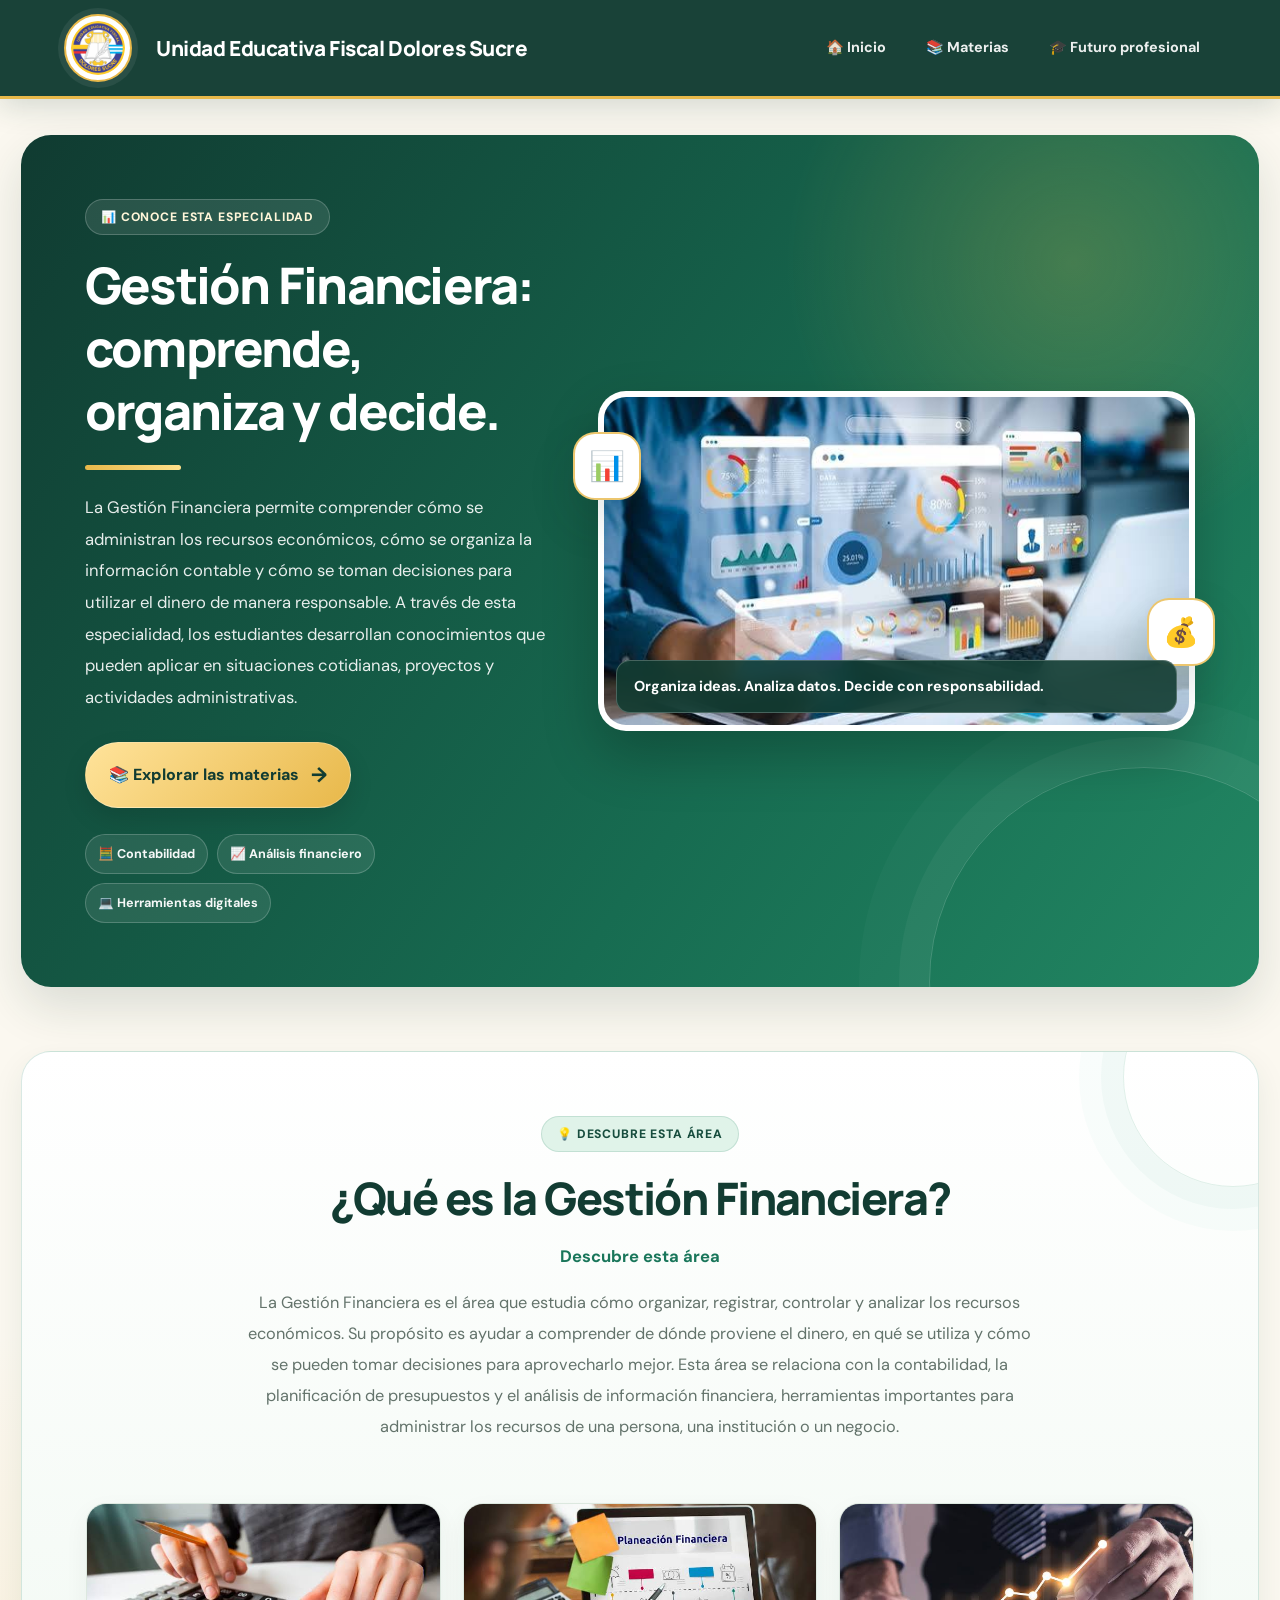
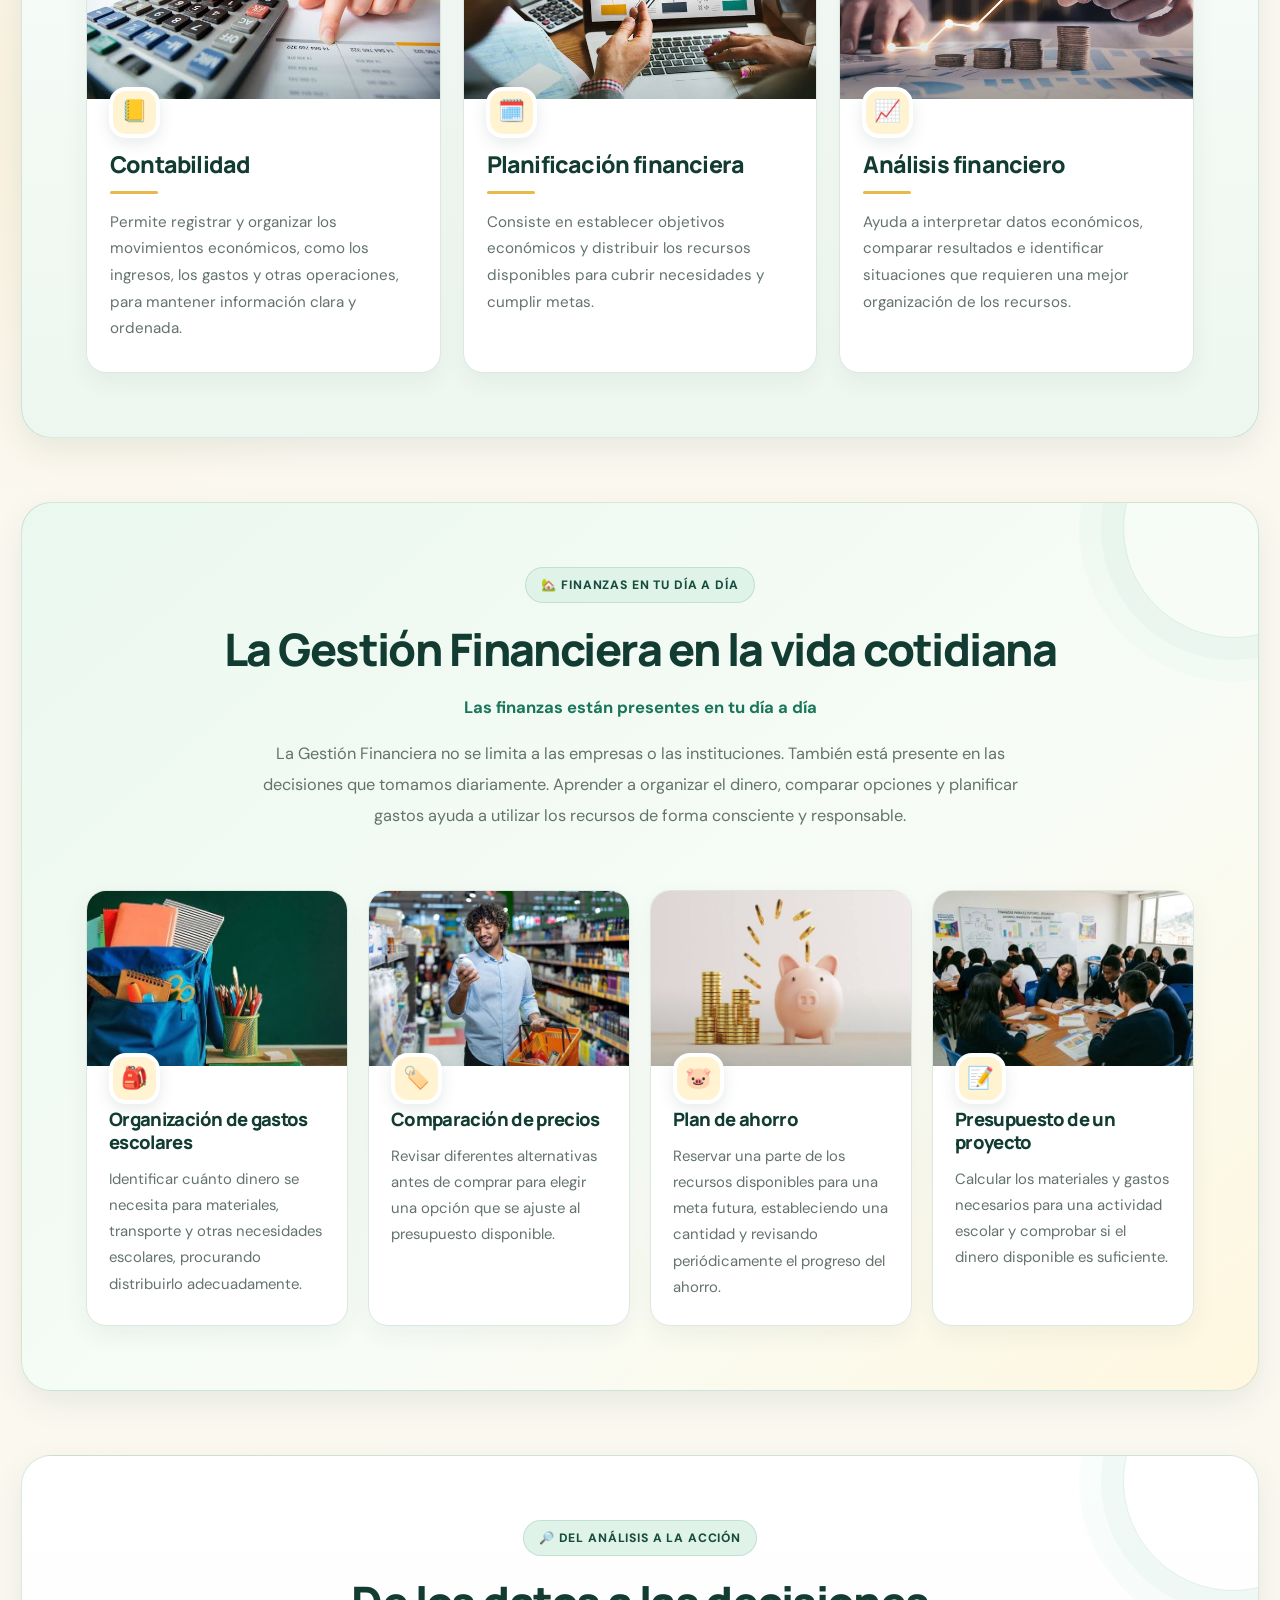
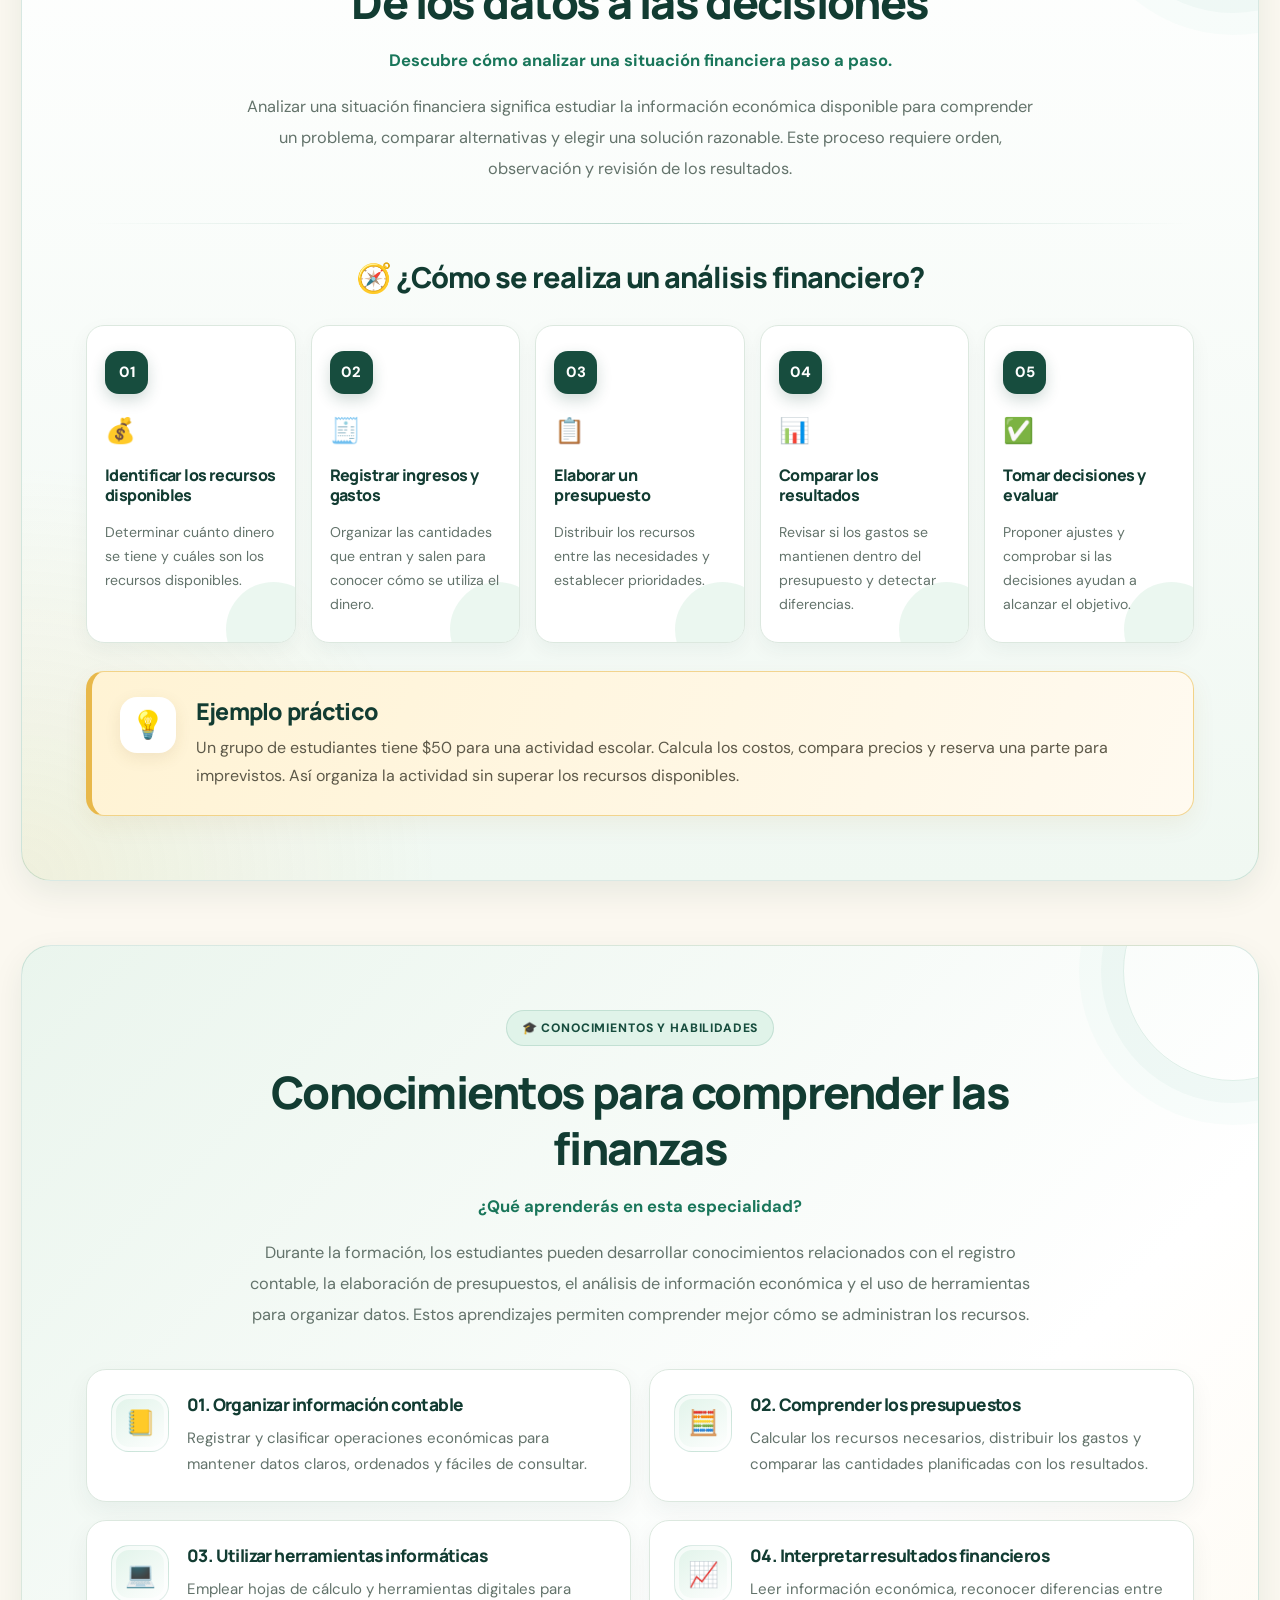
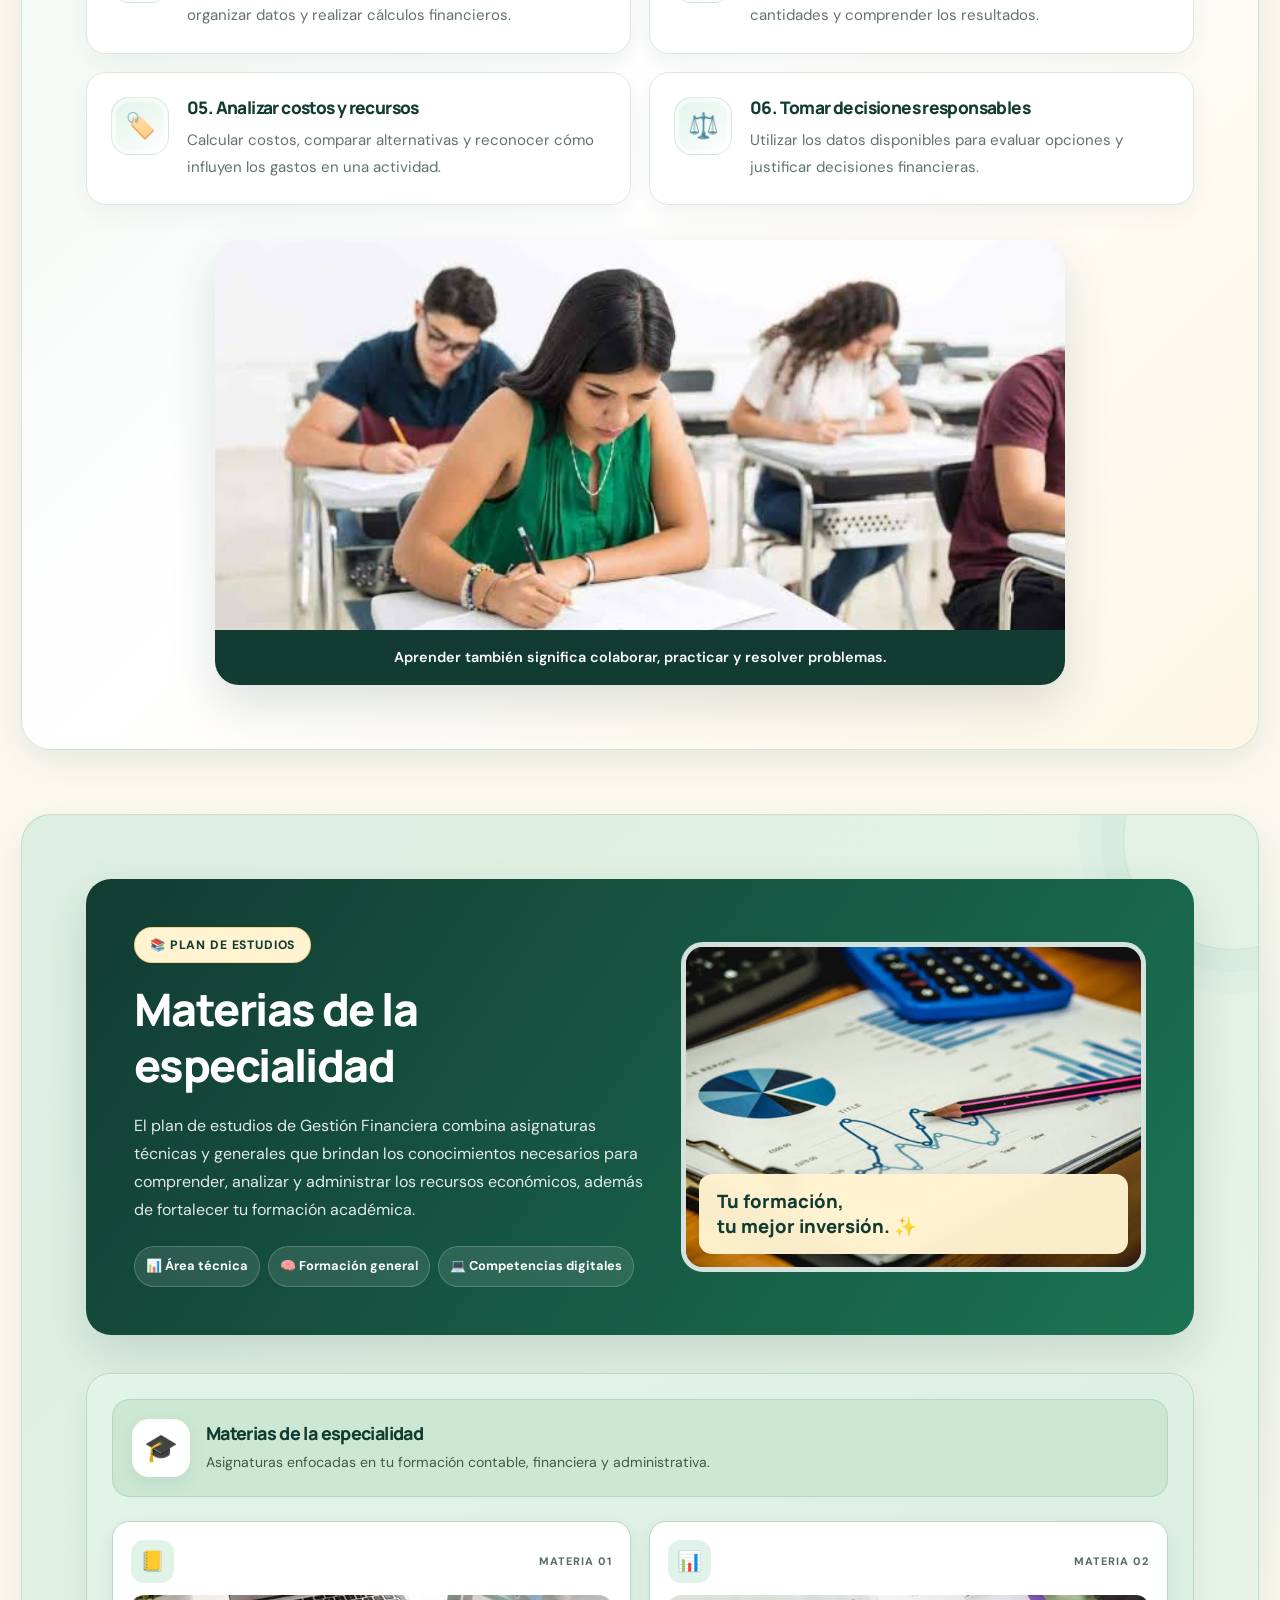
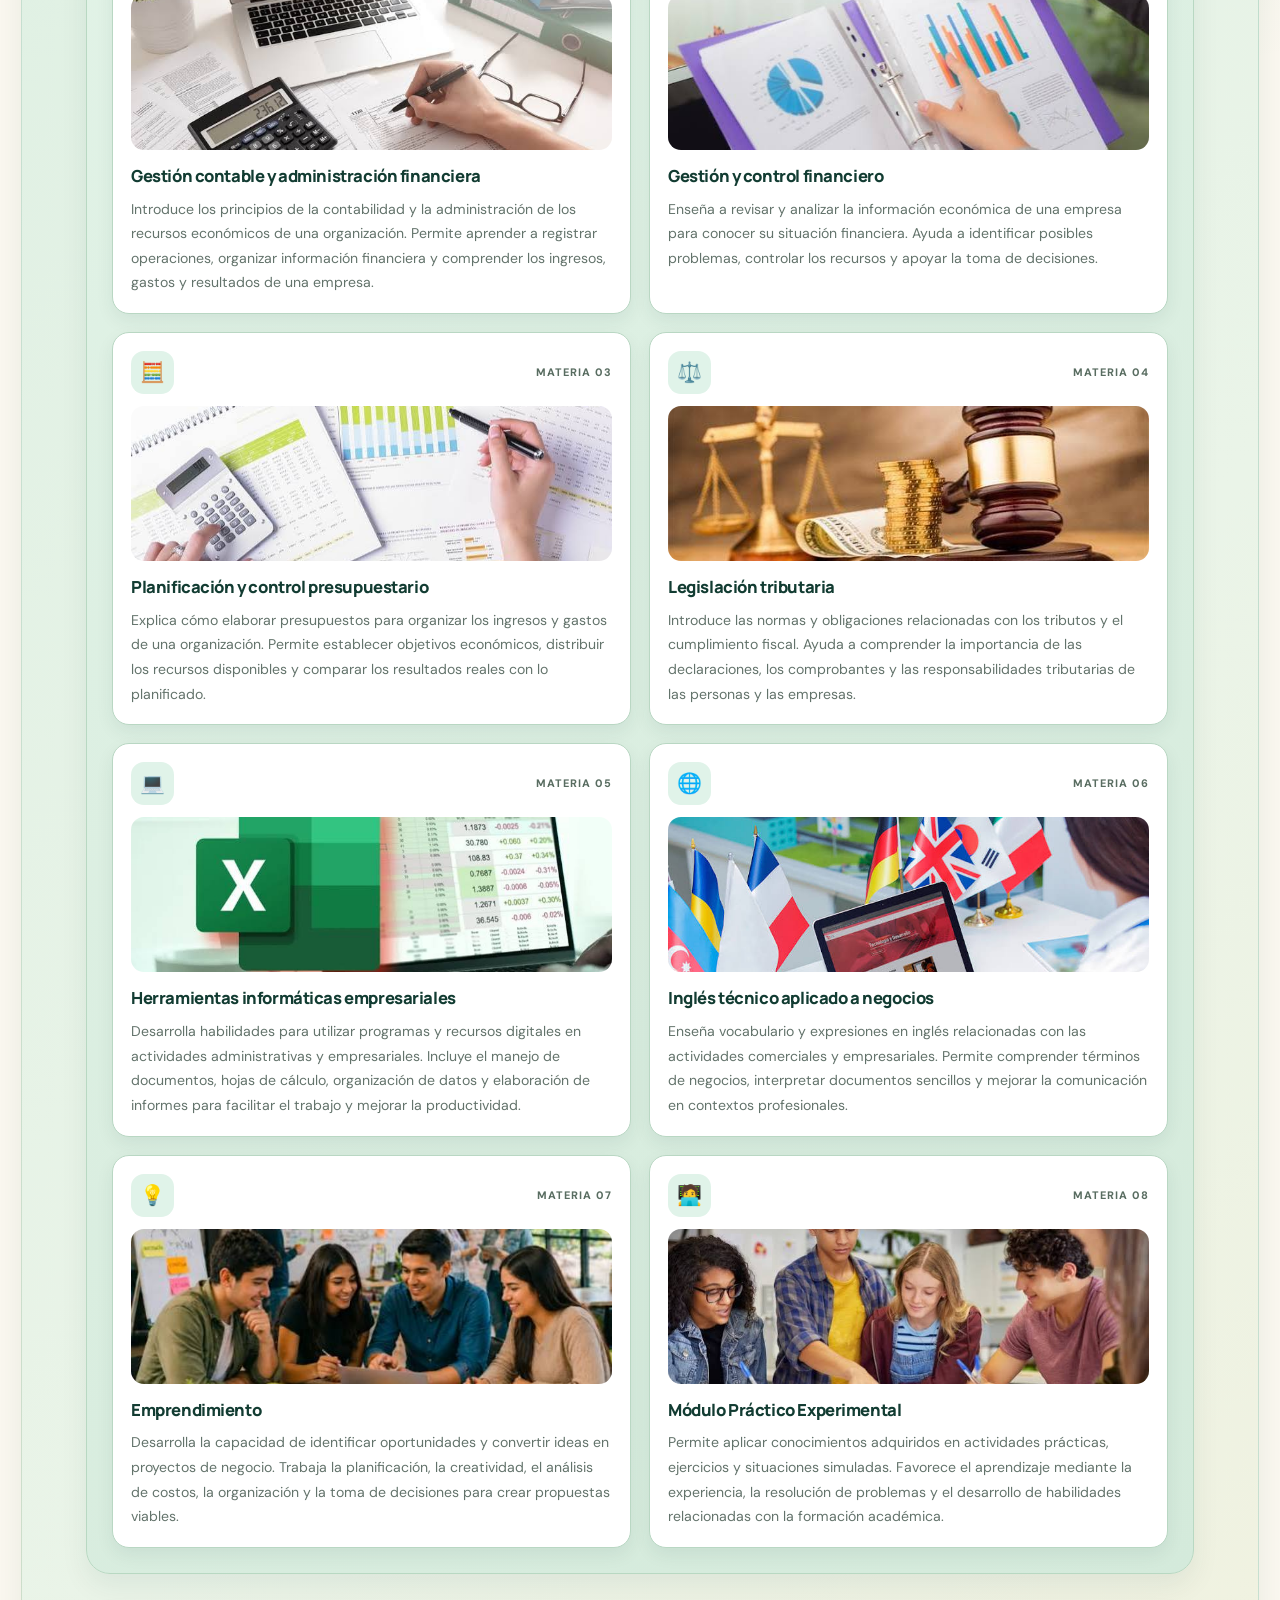
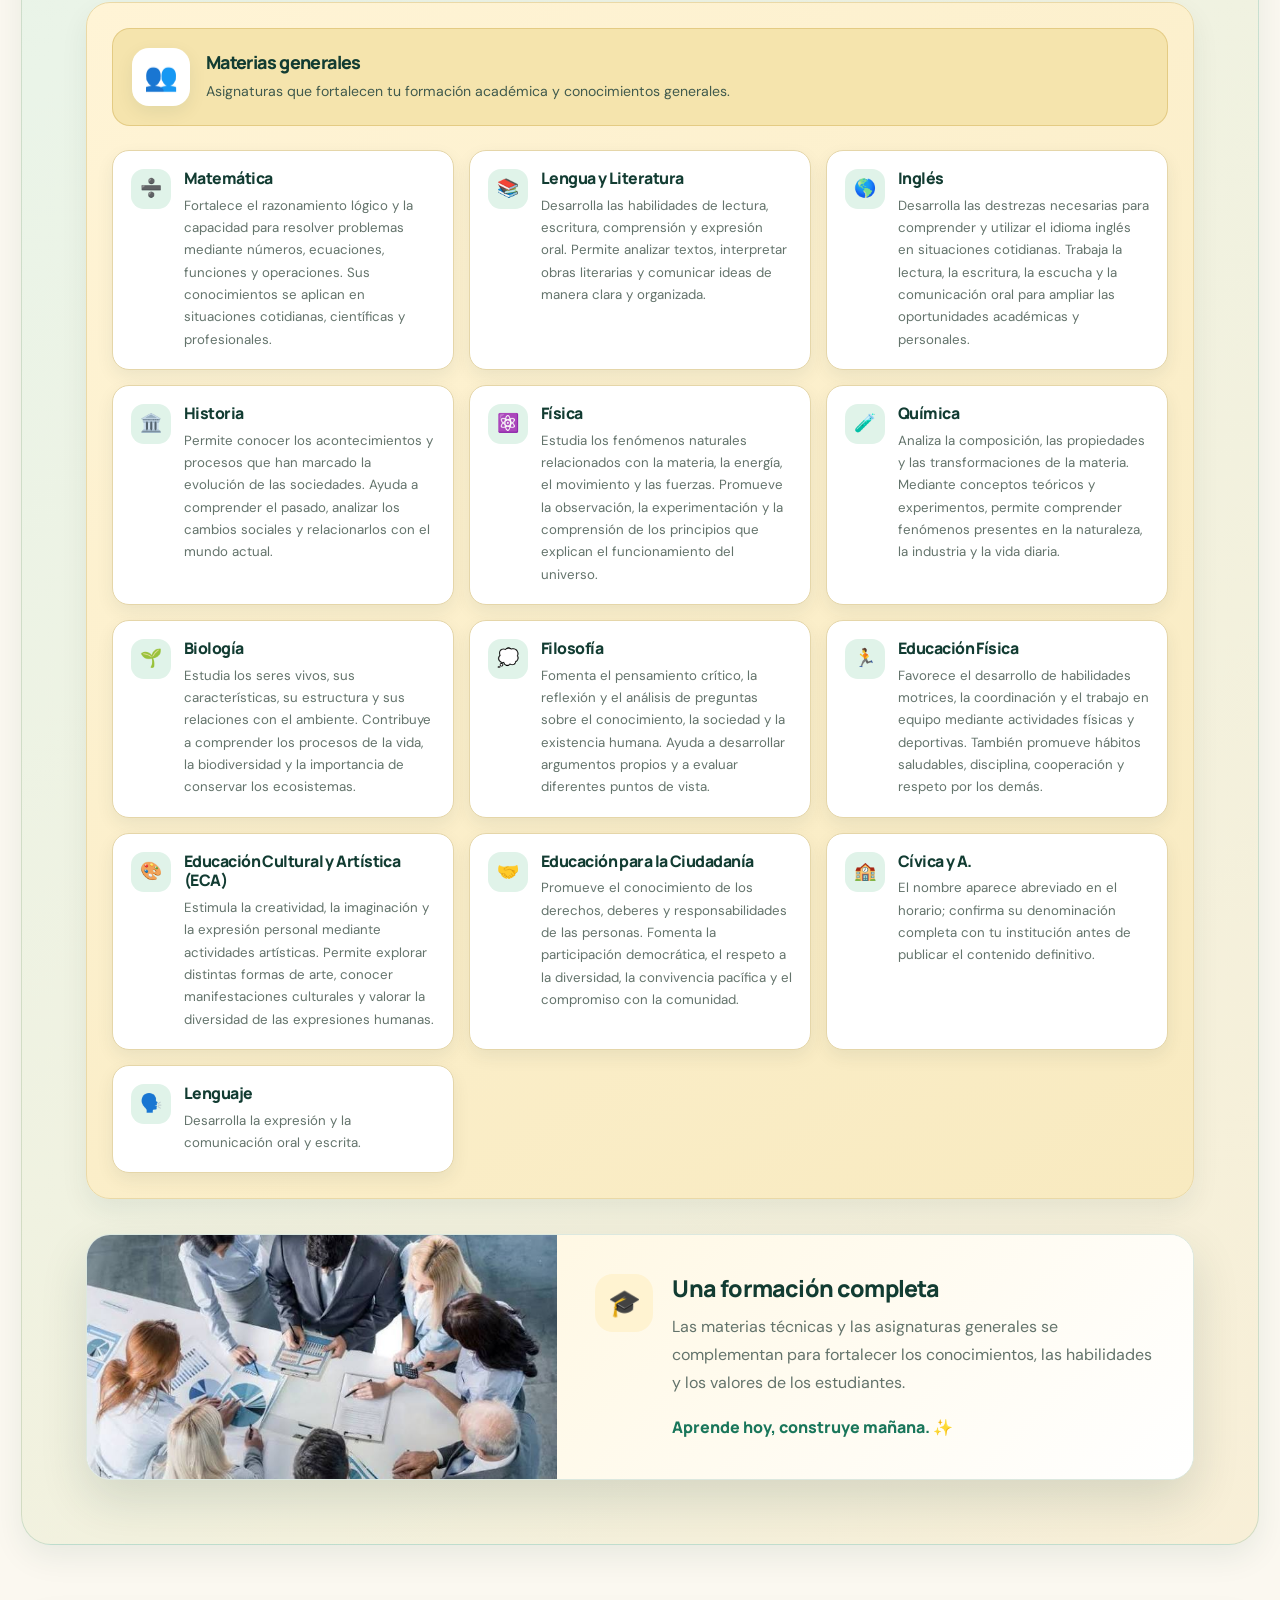
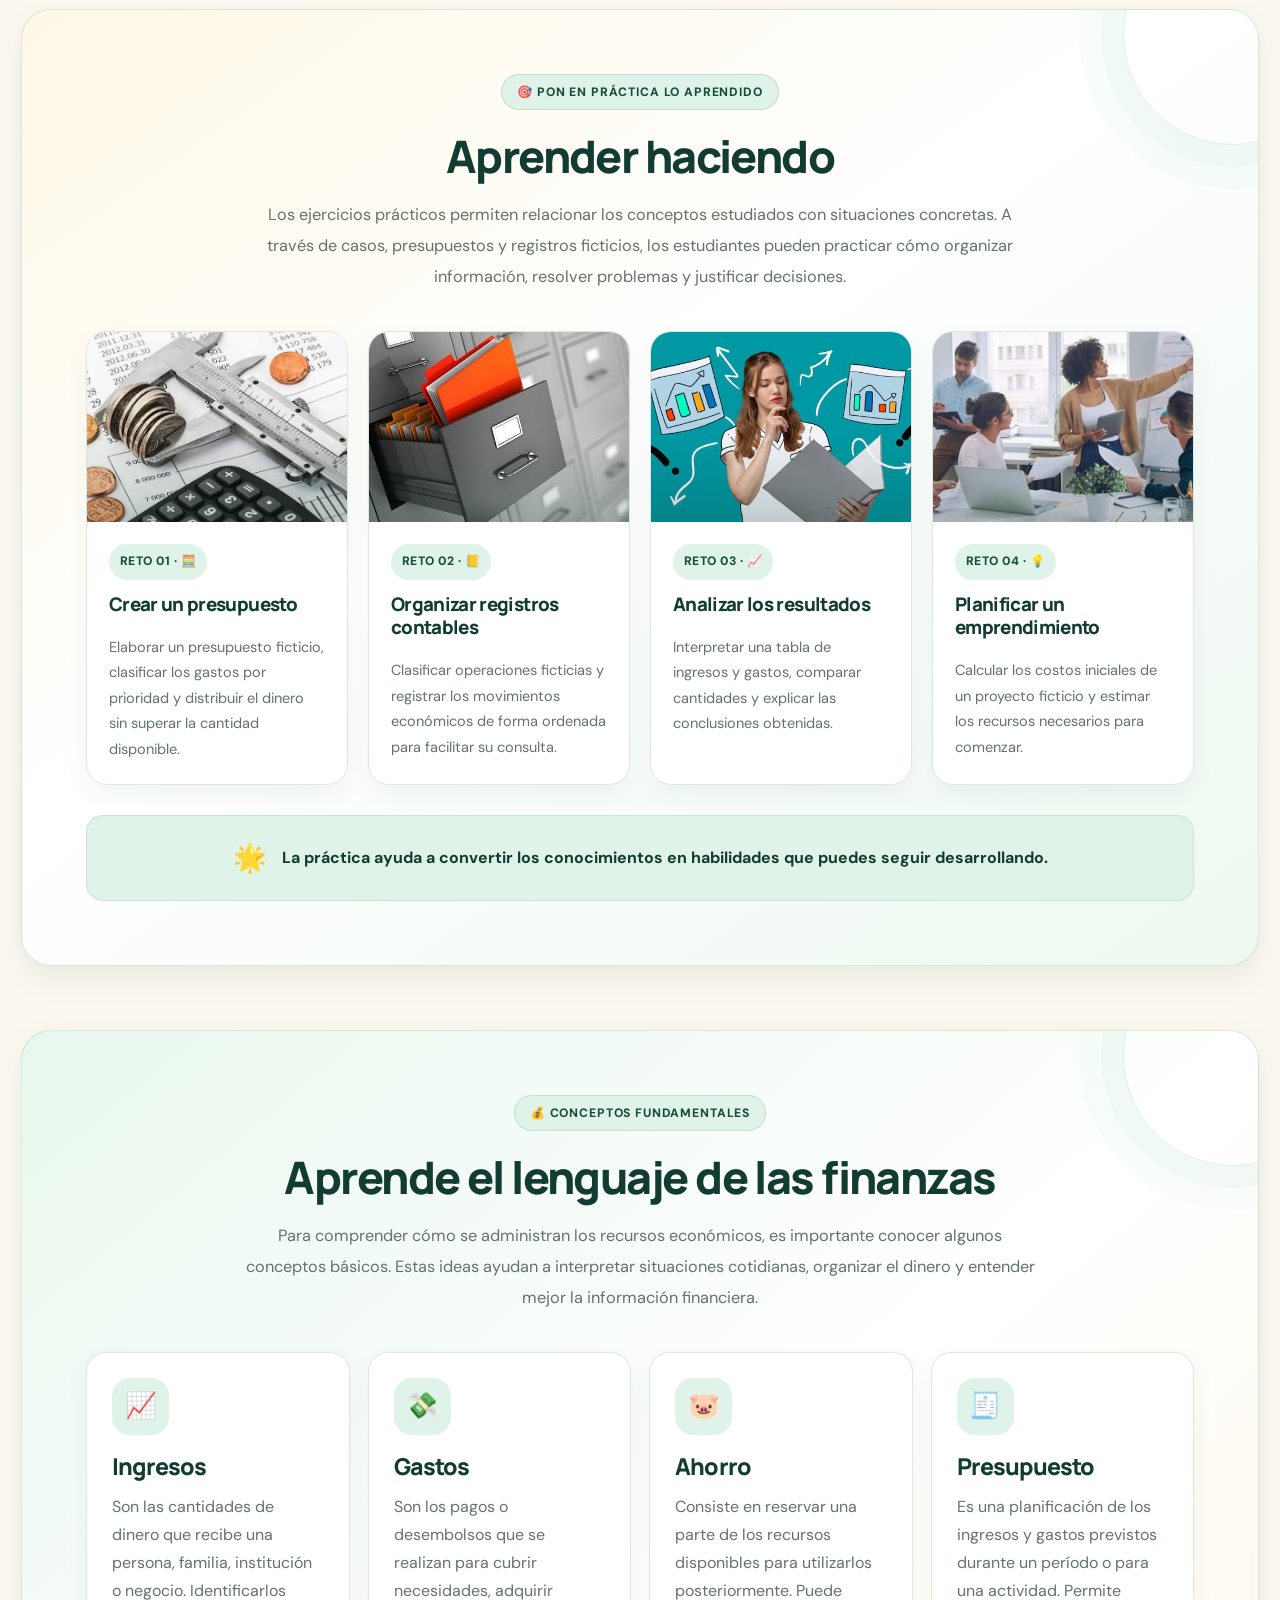
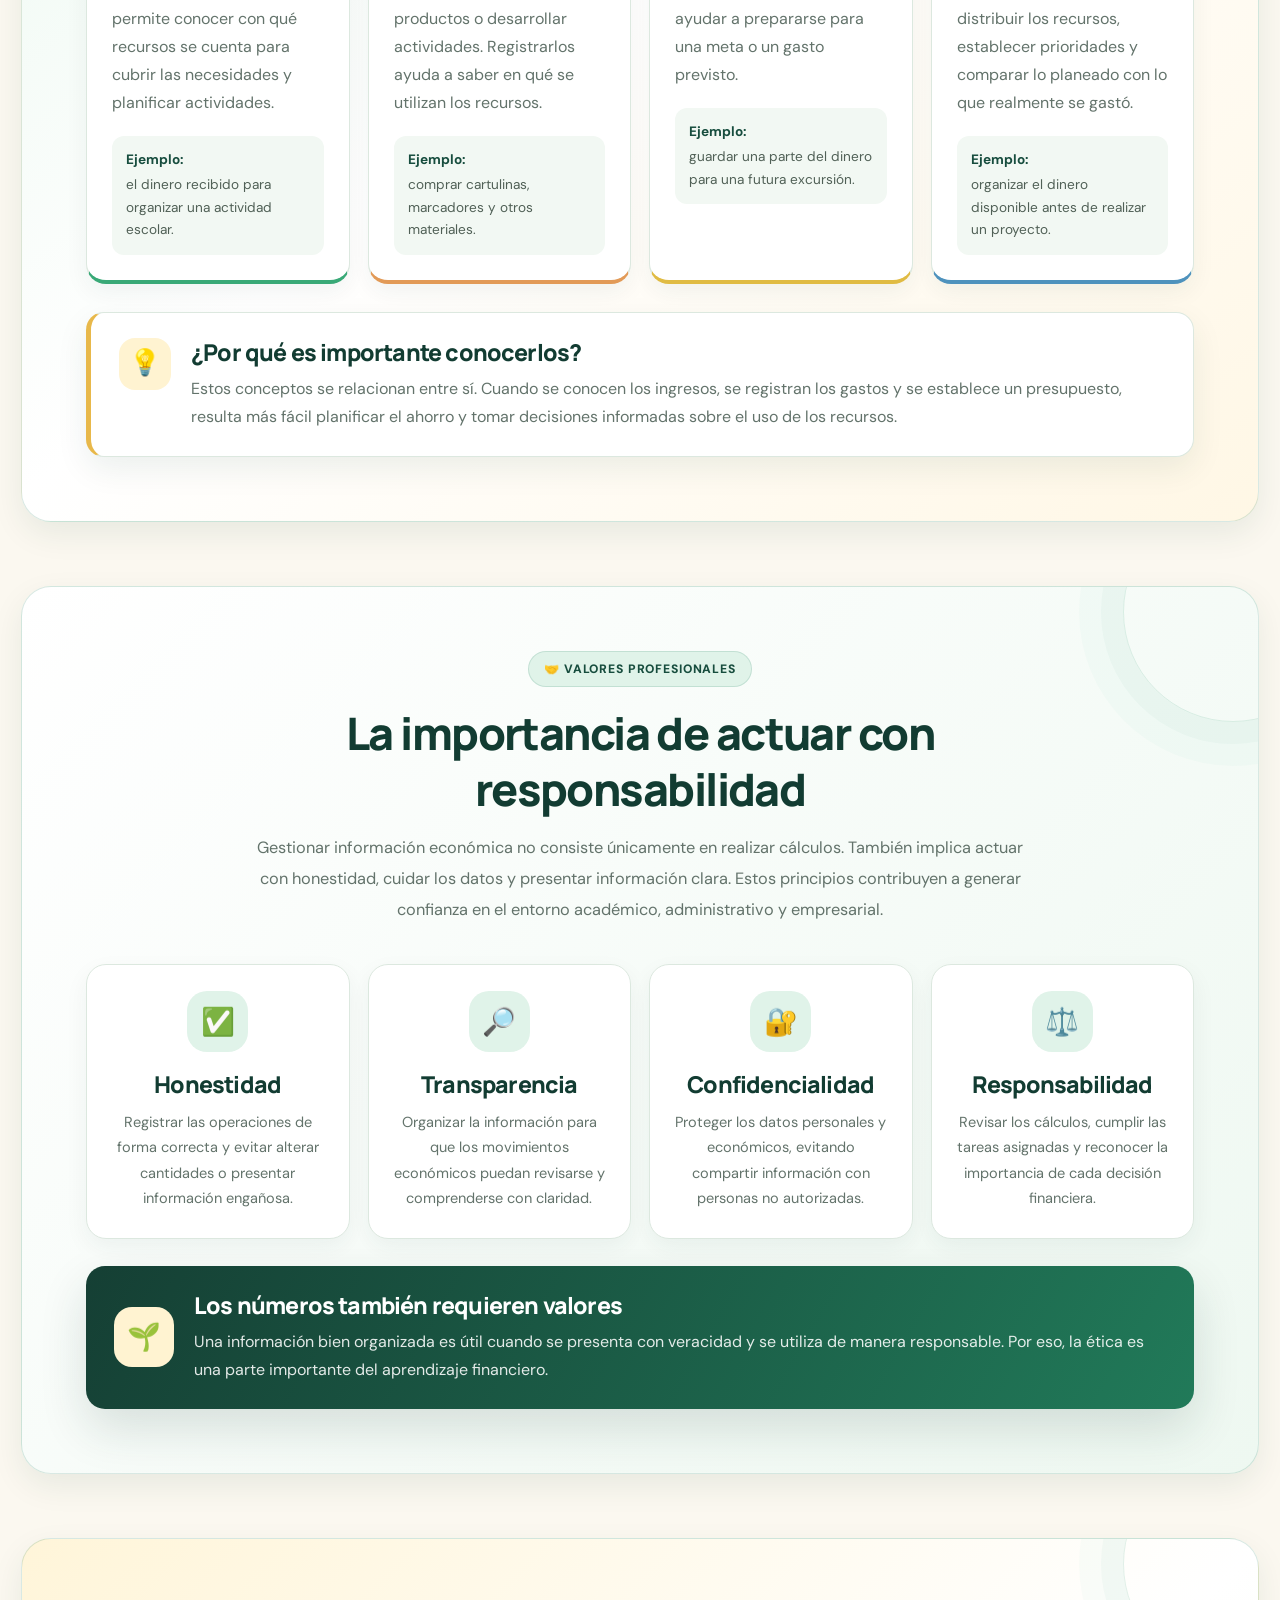
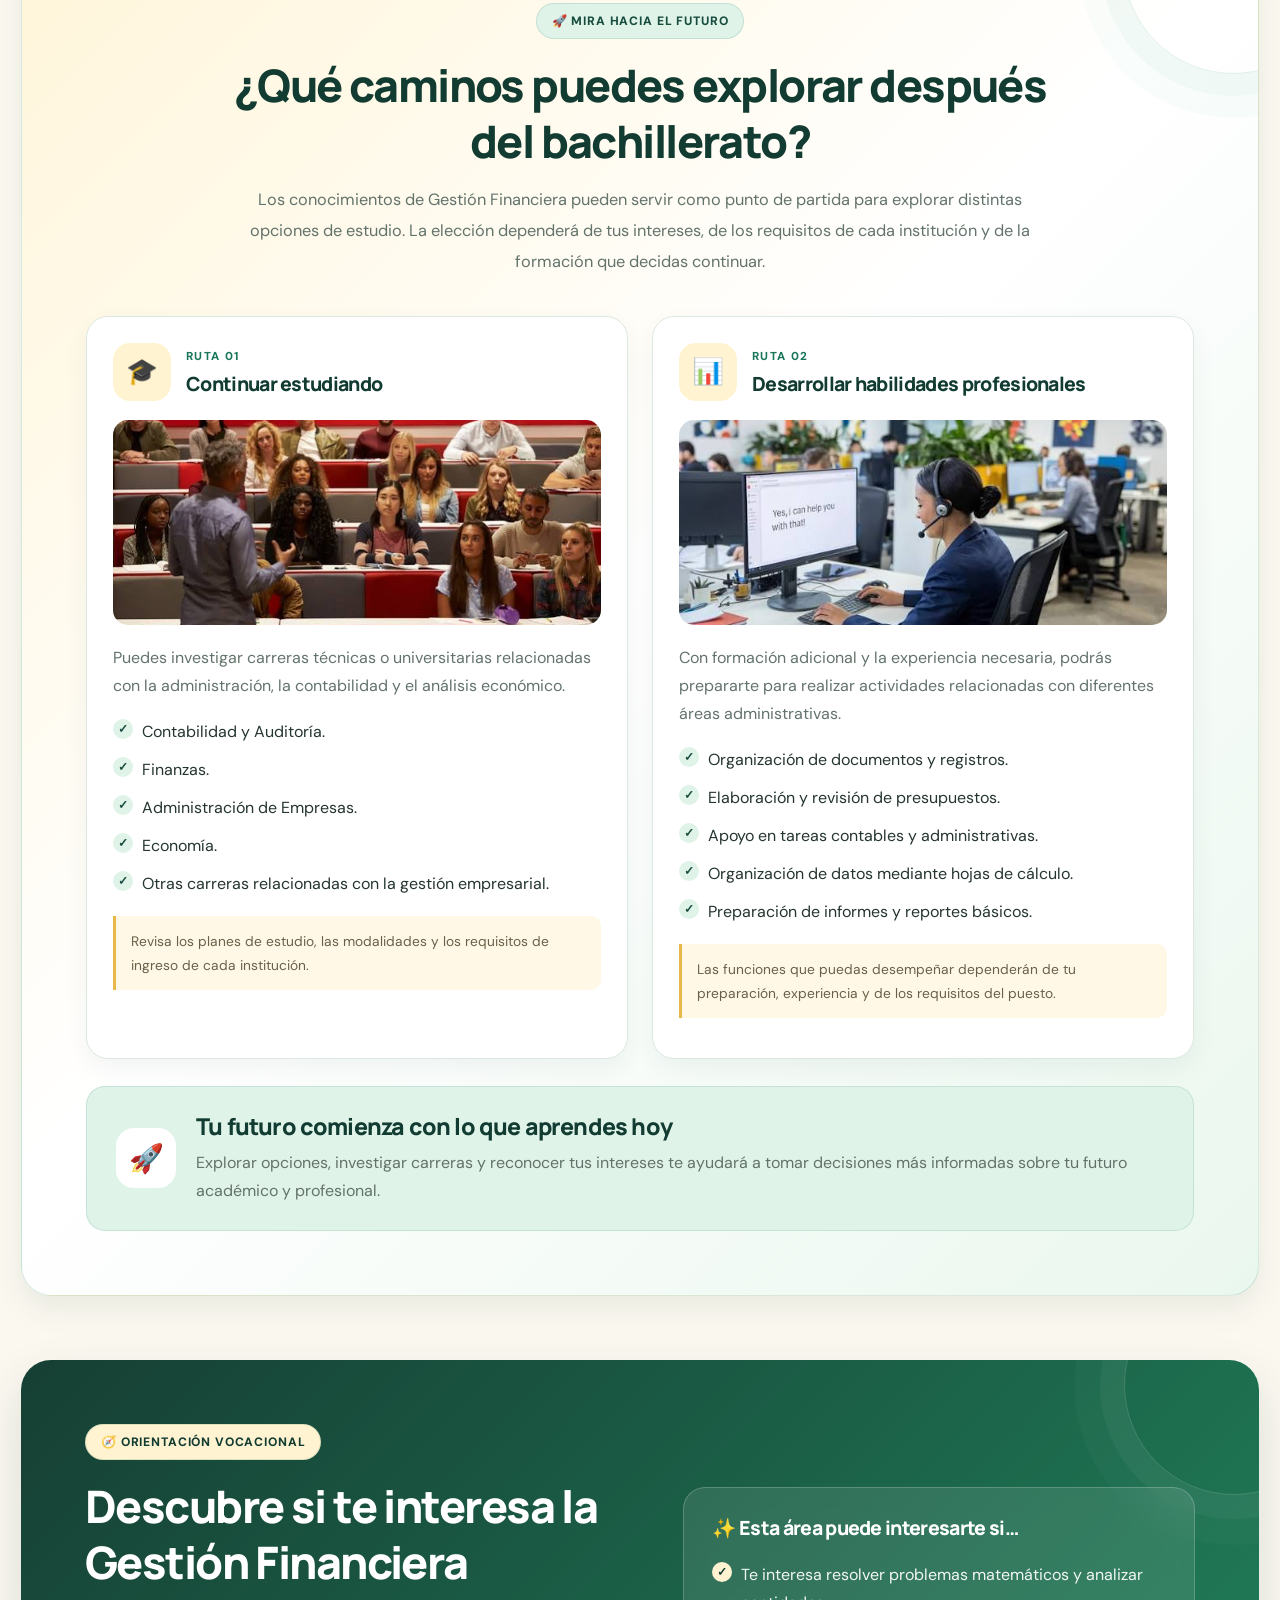
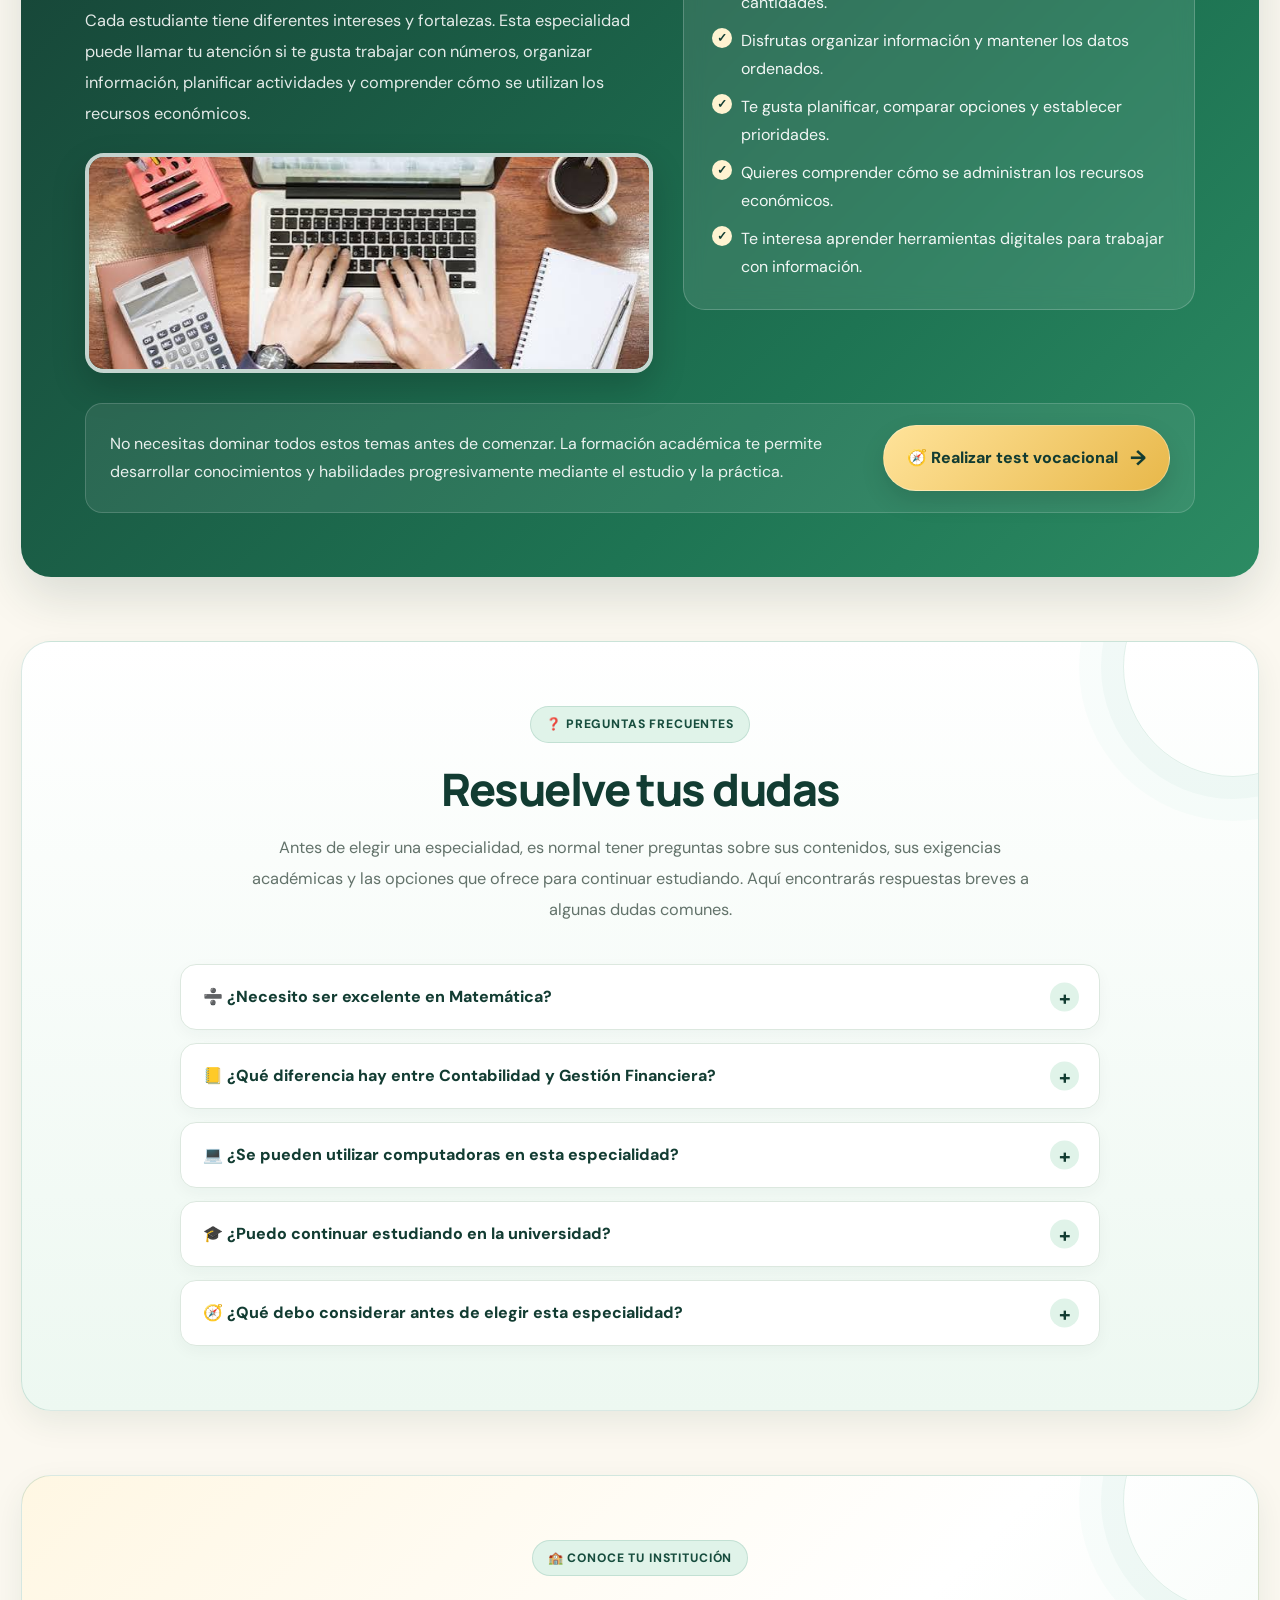
<file: gestion-financiera.html>
<!DOCTYPE html>
<html lang="es">
<head>
    <meta charset="UTF-8">
    <meta name="viewport" content="width=device-width, initial-scale=1.0">
    <meta name="description" content="Conoce la especialidad de Gestión Financiera de la Unidad Educativa Fiscal Dolores Sucre, sus materias, aprendizajes y opciones académicas.">
    <meta name="theme-color" content="#173f35">
    <title>Gestión Financiera | Unidad Educativa Fiscal Dolores Sucre</title>
    <link rel="stylesheet" href="gestion-financiera.css">
</head>

<body class="pagina-gestion-financiera">

    <a class="salto-contenido" href="#contenido-principal">
        Saltar al contenido principal
    </a>

    <!-- ENCABEZADO Y NAVEGACIÓN -->
    <header class="encabezado-sitio encabezado-gestion">

        <div class="logo logo-institucional">
            <img
                src="logo-dolores-sucre.png"
                alt="Logo de la Unidad Educativa Fiscal Dolores Sucre"
                class="logo-imagen"
            >
        </div>

        <h2 class="titulo-colegio titulo-institucion">
            Unidad Educativa Fiscal Dolores Sucre
        </h2>

        <nav class="navegacion-principal" aria-label="Navegación principal">
            <ul class="lista-navegacion">
                <li class="elemento-navegacion">
                    <a href="index.html" class="link enlace-inicio">🏠 Inicio</a>
                </li>
                <li class="elemento-navegacion">
                    <a href="#materias" class="link enlace-materias">📚 Materias</a>
                </li>
                <li class="elemento-navegacion">
                    <a href="#rutas-profesionales" class="link enlace-futuro">🎓 Futuro profesional</a>
                </li>
            </ul>
        </nav>

    </header>


    <main id="contenido-principal" class="contenido-principal contenido-gestion">

        <!-- PORTADA PRINCIPAL -->
        <section
            class="portada-principal seccion-portada seccion-animada"
            aria-labelledby="titulo-portada-gestion"
        >

            <div class="contenido-portada contenido-portada-texto">

                <span class="etiqueta-portada">
                    📊 CONOCE ESTA ESPECIALIDAD
                </span>

                <h1 class="titulo-portada" id="titulo-portada-gestion">
                    Gestión Financiera: comprende, organiza y decide.
                </h1>

                <p class="parrafo-portada">
                    La Gestión Financiera permite comprender cómo se administran los recursos económicos,
                    cómo se organiza la información contable y cómo se toman decisiones para utilizar el
                    dinero de manera responsable. A través de esta especialidad, los estudiantes desarrollan
                    conocimientos que pueden aplicar en situaciones cotidianas, proyectos y actividades
                    administrativas.
                </p>

                <a href="#materias" class="boton-principal boton-explorar-materias">
                    📚 Explorar las materias
                    <span aria-hidden="true">→</span>
                </a>

                <div class="resumen-portada resumen-habilidades"
                    aria-label="Temas principales de la especialidad">

                    <span class="etiqueta-habilidad">🧮 Contabilidad</span>
                    <span class="etiqueta-habilidad">📈 Análisis financiero</span>
                    <span class="etiqueta-habilidad">💻 Herramientas digitales</span>

                </div>

            </div>

            <div class="imagen-portada portada-visual">

                <img
                    src="portada-gestion-financiera.jpg"
                    alt="Estudiantes o profesionales trabajando con información financiera y una computadora"
                    class="img-gestion-portada imagen-destacada"
                    fetchpriority="high"
                >

                <div class="decoracion-portada decoracion-grafico" aria-hidden="true">
                    📊
                </div>

                <div class="decoracion-portada decoracion-moneda" aria-hidden="true">
                    💰
                </div>

                <div class="leyenda-imagen-portada">
                    Organiza ideas. Analiza datos. Decide con responsabilidad.
                </div>

            </div>

        </section>


        <!-- ¿QUÉ ES LA GESTIÓN FINANCIERA? -->
        <section
            class="concepto-gestion-financiera seccion-concepto seccion-animada"
            aria-labelledby="titulo-concepto"
        >

            <div class="contenido-conocer encabezado-seccion">

                <span class="etiqueta-seccion">
                    💡 DESCUBRE ESTA ÁREA
                </span>

                <h2 id="titulo-concepto">
                    ¿Qué es la Gestión Financiera?
                </h2>

                <span class="subtitulo-seccion">
                    Descubre esta área
                </span>

                <p class="parrafo-conocer texto-introductorio">
                    La Gestión Financiera es el área que estudia cómo organizar, registrar,
                    controlar y analizar los recursos económicos. Su propósito es ayudar a
                    comprender de dónde proviene el dinero, en qué se utiliza y cómo se pueden
                    tomar decisiones para aprovecharlo mejor.

                    Esta área se relaciona con la contabilidad, la planificación de presupuestos
                    y el análisis de información financiera, herramientas importantes para administrar
                    los recursos de una persona, una institución o un negocio.
                </p>

            </div>

            <article class="tarjetas-conocer tarjeta-contabilidad">

                <div class="imagen-tarjeta-conocer">
                    <img
                        src="contabilidad.jpg"
                        alt="Libro contable, registros y calculadora"
                        loading="lazy"
                    >
                </div>

                <span class="emoji-tarjeta" aria-hidden="true">📒</span>

                <h3>Contabilidad</h3>

                <hr class="separador-tarjeta">

                <p>
                    Permite registrar y organizar los movimientos económicos, como los ingresos,
                    los gastos y otras operaciones, para mantener información clara y ordenada.
                </p>

            </article>

            <article class="tarjetas-conocer tarjeta-planificacion">

                <div class="imagen-tarjeta-conocer">
                    <img
                        src="planificacion-financiera-conocer.jpg"
                        alt="Planificación financiera con notas, calendario y calculadora"
                        loading="lazy"
                    >
                </div>

                <span class="emoji-tarjeta" aria-hidden="true">🗓️</span>

                <h3>Planificación financiera</h3>

                <hr class="separador-tarjeta">

                <p>
                    Consiste en establecer objetivos económicos y distribuir los recursos
                    disponibles para cubrir necesidades y cumplir metas.
                </p>

            </article>

            <article class="tarjetas-conocer tarjeta-analisis">

                <div class="imagen-tarjeta-conocer">
                    <img
                        src="analisis-financiero.jpg"
                        alt="Gráficos y datos utilizados para analizar resultados financieros"
                        loading="lazy"
                    >
                </div>

                <span class="emoji-tarjeta" aria-hidden="true">📈</span>

                <h3>Análisis financiero</h3>

                <hr class="separador-tarjeta">

                <p>
                    Ayuda a interpretar datos económicos, comparar resultados e identificar
                    situaciones que requieren una mejor organización de los recursos.
                </p>

            </article>

        </section>


        <!-- GESTIÓN FINANCIERA EN LA VIDA COTIDIANA -->
        <section
            class="vida-cotidiana seccion-vida-cotidiana seccion-animada"
            aria-labelledby="titulo-vida-cotidiana"
        >

            <div class="contenido-vida-cotidiana encabezado-seccion">

                <span class="etiqueta-seccion">
                    🏡 FINANZAS EN TU DÍA A DÍA
                </span>

                <h2 id="titulo-vida-cotidiana">
                    La Gestión Financiera en la vida cotidiana
                </h2>

                <span class="subtitulo-seccion">
                    Las finanzas están presentes en tu día a día
                </span>

                <p class="parrafo-vida-cotidiana texto-introductorio">
                    La Gestión Financiera no se limita a las empresas o las instituciones.
                    También está presente en las decisiones que tomamos diariamente.
                    Aprender a organizar el dinero, comparar opciones y planificar gastos ayuda
                    a utilizar los recursos de forma consciente y responsable.
                </p>

            </div>

            <article class="organizacion tarjeta-cotidiana tarjeta-cotidiana-organizacion">

                <div class="imagen-cotidiana">
                    <img
                        src="organizacion-gastos-escolares.jpg"
                        alt="Materiales escolares y dinero organizados para planificar gastos"
                        loading="lazy"
                    >
                </div>

                <span class="emoji-tarjeta" aria-hidden="true">🎒</span>

                <h3>Organización de gastos escolares</h3>

                <p>
                    Identificar cuánto dinero se necesita para materiales, transporte y otras
                    necesidades escolares, procurando distribuirlo adecuadamente.
                </p>

            </article>

            <article class="comparacion-precios tarjeta-cotidiana tarjeta-cotidiana-precios">

                <div class="imagen-cotidiana">
                    <img
                        src="comparacion-de-precios.jpg"
                        alt="Persona comparando precios antes de hacer una compra"
                        loading="lazy"
                    >
                </div>

                <span class="emoji-tarjeta" aria-hidden="true">🏷️</span>

                <h3>Comparación de precios</h3>

                <p>
                    Revisar diferentes alternativas antes de comprar para elegir una opción
                    que se ajuste al presupuesto disponible.
                </p>

            </article>

            <article class="plan-ahorro tarjeta-cotidiana tarjeta-cotidiana-ahorro">

                <div class="imagen-cotidiana">
                    <img
                        src="plan-de-ahorro.jpg"
                        alt="Alcancía y monedas para representar una meta de ahorro"
                        loading="lazy"
                    >
                </div>

                <span class="emoji-tarjeta" aria-hidden="true">🐷</span>

                <h3>Plan de ahorro</h3>

                <p>
                    Reservar una parte de los recursos disponibles para una meta futura,
                    estableciendo una cantidad y revisando periódicamente el progreso del ahorro.
                </p>

            </article>

            <article class="presupuesto-proyecto tarjeta-cotidiana tarjeta-cotidiana-presupuesto">

                <div class="imagen-cotidiana">
                    <img
                        src="presupuesto-de-un-proyecto.jpg"
                        alt="Estudiantes planificando los materiales y gastos de un proyecto"
                        loading="lazy"
                    >
                </div>

                <span class="emoji-tarjeta" aria-hidden="true">📝</span>

                <h3>Presupuesto de un proyecto</h3>

                <p>
                    Calcular los materiales y gastos necesarios para una actividad escolar
                    y comprobar si el dinero disponible es suficiente.
                </p>

            </article>

        </section>


        <!-- ANÁLISIS FINANCIERO -->
        <section
            class="situacion-financiera seccion-analisis seccion-animada"
            aria-labelledby="titulo-analisis-financiero"
        >

            <div class="contenido-analizar encabezado-seccion">

                <span class="etiqueta-seccion">
                    🔎 DEL ANÁLISIS A LA ACCIÓN
                </span>

                <h2 id="titulo-analisis-financiero">
                    De los datos a las decisiones
                </h2>

                <span class="subtitulo-seccion">
                    Descubre cómo analizar una situación financiera paso a paso.
                </span>

                <p class="parrafo-analizar texto-introductorio">
                    Analizar una situación financiera significa estudiar la información
                    económica disponible para comprender un problema, comparar alternativas
                    y elegir una solución razonable. Este proceso requiere orden, observación
                    y revisión de los resultados.
                </p>

            </div>

            <hr class="separador-seccion">

            <h4 class="titulo-pasos">
                🧭 ¿Cómo se realiza un análisis financiero?
            </h4>

            <div class="pasos-financieros rejilla-pasos">

                <article class="paso-financiero paso-financiero-01">
                    <span class="numero-paso">01</span>
                    <span class="emoji-paso" aria-hidden="true">💰</span>
                    <h3>Identificar los recursos disponibles</h3>
                    <p>
                        Determinar cuánto dinero se tiene y cuáles son los recursos disponibles.
                    </p>
                </article>

                <article class="paso-financiero paso-financiero-02">
                    <span class="numero-paso">02</span>
                    <span class="emoji-paso" aria-hidden="true">🧾</span>
                    <h3>Registrar ingresos y gastos</h3>
                    <p>
                        Organizar las cantidades que entran y salen para conocer cómo se utiliza el dinero.
                    </p>
                </article>

                <article class="paso-financiero paso-financiero-03">
                    <span class="numero-paso">03</span>
                    <span class="emoji-paso" aria-hidden="true">📋</span>
                    <h3>Elaborar un presupuesto</h3>
                    <p>
                        Distribuir los recursos entre las necesidades y establecer prioridades.
                    </p>
                </article>

                <article class="paso-financiero paso-financiero-04">
                    <span class="numero-paso">04</span>
                    <span class="emoji-paso" aria-hidden="true">📊</span>
                    <h3>Comparar los resultados</h3>
                    <p>
                        Revisar si los gastos se mantienen dentro del presupuesto y detectar diferencias.
                    </p>
                </article>

                <article class="paso-financiero paso-financiero-05">
                    <span class="numero-paso">05</span>
                    <span class="emoji-paso" aria-hidden="true">✅</span>
                    <h3>Tomar decisiones y evaluar</h3>
                    <p>
                        Proponer ajustes y comprobar si las decisiones ayudan a alcanzar el objetivo.
                    </p>
                </article>

            </div>

            <div class="ejemplo-financiero ejemplo-destacado">

                <div class="icono-ejemplo" aria-hidden="true">💡</div>

                <div class="contenido-ejemplo">
                    <h3>Ejemplo práctico</h3>

                    <p>
                        Un grupo de estudiantes tiene $50 para una actividad escolar.
                        Calcula los costos, compara precios y reserva una parte para imprevistos.
                        Así organiza la actividad sin superar los recursos disponibles.
                    </p>
                </div>

            </div>

        </section>


        <!-- APRENDIZAJES DE LA ESPECIALIDAD -->
        <section
            class="aprender-especialidad seccion-aprendizajes seccion-animada"
            id="conocer-especialidad"
            aria-labelledby="titulo-aprendizajes"
        >

            <div class="contenido-especialidad encabezado-seccion">

                <span class="etiqueta-seccion">
                    🎓 CONOCIMIENTOS Y HABILIDADES
                </span>

                <h2 class="titulo-aprender" id="titulo-aprendizajes">
                    Conocimientos para comprender las finanzas
                </h2>

                <span class="subtitulo-seccion">
                    ¿Qué aprenderás en esta especialidad?
                </span>

                <p class="parrafo-aprender texto-introductorio">
                    Durante la formación, los estudiantes pueden desarrollar conocimientos
                    relacionados con el registro contable, la elaboración de presupuestos,
                    el análisis de información económica y el uso de herramientas para organizar datos.
                    Estos aprendizajes permiten comprender mejor cómo se administran los recursos.
                </p>

            </div>

            <div class="rejilla-aprendizajes rejilla-habilidades">

                <article class="tarjeta-aprendizaje tarjeta-habilidad habilidad-contabilidad">
                    <span class="icono-aprendizaje">📒</span>
                    <div class="contenido-habilidad">
                        <h3>01. Organizar información contable</h3>
                        <p>
                            Registrar y clasificar operaciones económicas para mantener
                            datos claros, ordenados y fáciles de consultar.
                        </p>
                    </div>
                </article>

                <article class="tarjeta-aprendizaje tarjeta-habilidad habilidad-presupuesto">
                    <span class="icono-aprendizaje">🧮</span>
                    <div class="contenido-habilidad">
                        <h3>02. Comprender los presupuestos</h3>
                        <p>
                            Calcular los recursos necesarios, distribuir los gastos y
                            comparar las cantidades planificadas con los resultados.
                        </p>
                    </div>
                </article>

                <article class="tarjeta-aprendizaje tarjeta-habilidad habilidad-digital">
                    <span class="icono-aprendizaje">💻</span>
                    <div class="contenido-habilidad">
                        <h3>03. Utilizar herramientas informáticas</h3>
                        <p>
                            Emplear hojas de cálculo y herramientas digitales para organizar
                            datos y realizar cálculos financieros.
                        </p>
                    </div>
                </article>

                <article class="tarjeta-aprendizaje tarjeta-habilidad habilidad-resultados">
                    <span class="icono-aprendizaje">📈</span>
                    <div class="contenido-habilidad">
                        <h3>04. Interpretar resultados financieros</h3>
                        <p>
                            Leer información económica, reconocer diferencias entre cantidades
                            y comprender los resultados.
                        </p>
                    </div>
                </article>

                <article class="tarjeta-aprendizaje tarjeta-habilidad habilidad-costos">
                    <span class="icono-aprendizaje">🏷️</span>
                    <div class="contenido-habilidad">
                        <h3>05. Analizar costos y recursos</h3>
                        <p>
                            Calcular costos, comparar alternativas y reconocer cómo influyen
                            los gastos en una actividad.
                        </p>
                    </div>
                </article>

                <article class="tarjeta-aprendizaje tarjeta-habilidad habilidad-decisiones">
                    <span class="icono-aprendizaje">⚖️</span>
                    <div class="contenido-habilidad">
                        <h3>06. Tomar decisiones responsables</h3>
                        <p>
                            Utilizar los datos disponibles para evaluar opciones y justificar
                            decisiones financieras.
                        </p>
                    </div>
                </article>

            </div>

            <div class="imagen-aprendizajes imagen-apoyo-seccion">
                <img
                    src="estudiantes-aprendiendo-finanzas.jpg"
                    alt="Estudiantes colaborando en una actividad de análisis financiero"
                    loading="lazy"
                >
                <p class="pie-imagen">
                    Aprender también significa colaborar, practicar y resolver problemas.
                </p>
            </div>

        </section>


        <!-- MATERIAS DE LA ESPECIALIDAD -->
        <section
            class="seccion-materias seccion-plan-estudios seccion-animada"
            id="materias"
            aria-labelledby="titulo-materias"
        >

            <div class="portada-materias cabecera-plan-estudios">

                <div class="texto-portada-materias">

                    <span class="etiqueta-materias">
                        📚 PLAN DE ESTUDIOS
                    </span>

                    <h2 id="titulo-materias">
                        Materias de la especialidad
                    </h2>

                    <p>
                        El plan de estudios de Gestión Financiera combina asignaturas técnicas
                        y generales que brindan los conocimientos necesarios para comprender,
                        analizar y administrar los recursos económicos, además de fortalecer
                        tu formación académica.
                    </p>

                    <div class="datos-plan-estudios">
                        <span>📊 Área técnica</span>
                        <span>🧠 Formación general</span>
                        <span>💻 Competencias digitales</span>
                    </div>

                </div>

                <div class="imagen-portada-materias imagen-plan-estudios">

                    <img
                        src="imagenes-finanzas-estudio.jpg"
                        alt="Calculadora, documentos financieros y computadora sobre un escritorio"
                        loading="lazy"
                    >

                    <div class="frase-portada-materias">
                        <p>Tu formación,<br>tu mejor inversión. ✨</p>
                    </div>

                </div>

            </div>


            <div class="contenido-materias distribucion-materias">

                <!-- MATERIAS TÉCNICAS -->
                <div class="bloque-materias-tecnicas columna-tecnica">

                    <div class="titulo-bloque titulo-bloque-tecnico tecnico">

                        <div class="icono-titulo-materias">🎓</div>

                        <div>
                            <h3>Materias de la especialidad</h3>
                            <p>
                                Asignaturas enfocadas en tu formación contable,
                                financiera y administrativa.
                            </p>
                        </div>

                    </div>

                    <div class="rejilla-materias-tecnicas rejilla-materias">

                        <article class="tarjeta-materia tarjeta-materia-tecnica materia-contable">

                            <div class="cabecera-icono-materia">
                                <span class="icono-materia">📒</span>
                                <span class="numero-materia">MATERIA 01</span>
                            </div>

                            <div class="contenido-tarjeta-materia">
                                <img
                                    class="imagen-materia imagen-materia-tecnica"
                                    src="imagenes-materia-gestion-contable.jpg"
                                    alt="Documentos contables, calculadora y registros"
                                    loading="lazy"
                                >

                                <h4>Gestión contable y administración financiera</h4>

                                <p>
                                    Introduce los principios de la contabilidad y la administración
                                    de los recursos económicos de una organización. Permite aprender
                                    a registrar operaciones, organizar información financiera y
                                    comprender los ingresos, gastos y resultados de una empresa.
                                </p>
                            </div>

                        </article>

                        <article class="tarjeta-materia tarjeta-materia-tecnica materia-control-financiero">

                            <div class="cabecera-icono-materia">
                                <span class="icono-materia">📊</span>
                                <span class="numero-materia">MATERIA 02</span>
                            </div>

                            <div class="contenido-tarjeta-materia">
                                <img
                                    class="imagen-materia imagen-materia-tecnica"
                                    src="imagenes-materia-control-financiero.jpg"
                                    alt="Gráficos utilizados para revisar resultados financieros"
                                    loading="lazy"
                                >

                                <h4>Gestión y control financiero</h4>

                                <p>
                                    Enseña a revisar y analizar la información económica de una
                                    empresa para conocer su situación financiera. Ayuda a identificar
                                    posibles problemas, controlar los recursos y apoyar la toma de decisiones.
                                </p>
                            </div>

                        </article>

                        <article class="tarjeta-materia tarjeta-materia-tecnica materia-presupuestaria">

                            <div class="cabecera-icono-materia">
                                <span class="icono-materia">🧮</span>
                                <span class="numero-materia">MATERIA 03</span>
                            </div>

                            <div class="contenido-tarjeta-materia">
                                <img
                                    class="imagen-materia imagen-materia-tecnica"
                                    src="imagenes-materia-planificacion-presupuestaria.jpg"
                                    alt="Planificación de presupuesto con calculadora y anotaciones"
                                    loading="lazy"
                                >

                                <h4>Planificación y control presupuestario</h4>

                                <p>
                                    Explica cómo elaborar presupuestos para organizar los ingresos
                                    y gastos de una organización. Permite establecer objetivos
                                    económicos, distribuir los recursos disponibles y comparar
                                    los resultados reales con lo planificado.
                                </p>
                            </div>

                        </article>

                        <article class="tarjeta-materia tarjeta-materia-tecnica materia-tributaria">

                            <div class="cabecera-icono-materia">
                                <span class="icono-materia">⚖️</span>
                                <span class="numero-materia">MATERIA 04</span>
                            </div>

                            <div class="contenido-tarjeta-materia">
                                <img
                                    class="imagen-materia imagen-materia-tecnica"
                                    src="imagenes-materia-legislacion-tributaria.jpg"
                                    alt="Documentos y formularios tributarios sobre un escritorio"
                                    loading="lazy"
                                >

                                <h4>Legislación tributaria</h4>

                                <p>
                                    Introduce las normas y obligaciones relacionadas con los tributos
                                    y el cumplimiento fiscal. Ayuda a comprender la importancia de
                                    las declaraciones, los comprobantes y las responsabilidades
                                    tributarias de las personas y las empresas.
                                </p>
                            </div>

                        </article>

                        <article class="tarjeta-materia tarjeta-materia-tecnica materia-informatica">

                            <div class="cabecera-icono-materia">
                                <span class="icono-materia">💻</span>
                                <span class="numero-materia">MATERIA 05</span>
                            </div>

                            <div class="contenido-tarjeta-materia">
                                <img
                                    class="imagen-materia imagen-materia-tecnica"
                                    src="imagenes-materia-herramientas-informaticas.jpg"
                                    alt="Computadora con hoja de cálculo y gráficos empresariales"
                                    loading="lazy"
                                >

                                <h4>Herramientas informáticas empresariales</h4>

                                <p>
                                    Desarrolla habilidades para utilizar programas y recursos
                                    digitales en actividades administrativas y empresariales.
                                    Incluye el manejo de documentos, hojas de cálculo, organización
                                    de datos y elaboración de informes para facilitar el trabajo
                                    y mejorar la productividad.
                                </p>
                            </div>

                        </article>

                        <article class="tarjeta-materia tarjeta-materia-tecnica materia-ingles-negocios">

                            <div class="cabecera-icono-materia">
                                <span class="icono-materia">🌐</span>
                                <span class="numero-materia">MATERIA 06</span>
                            </div>

                            <div class="contenido-tarjeta-materia">
                                <img
                                    class="imagen-materia imagen-materia-tecnica"
                                    src="imagenes-materia-ingles-negocios.jpg"
                                    alt="Cuaderno de vocabulario inglés y materiales de oficina"
                                    loading="lazy"
                                >

                                <h4>Inglés técnico aplicado a negocios</h4>

                                <p>
                                    Enseña vocabulario y expresiones en inglés relacionadas con las
                                    actividades comerciales y empresariales. Permite comprender
                                    términos de negocios, interpretar documentos sencillos y mejorar
                                    la comunicación en contextos profesionales.
                                </p>
                            </div>

                        </article>

                        <article class="tarjeta-materia tarjeta-materia-tecnica materia-emprendimiento">

                            <div class="cabecera-icono-materia">
                                <span class="icono-materia">💡</span>
                                <span class="numero-materia">MATERIA 07</span>
                            </div>

                            <div class="contenido-tarjeta-materia">
                                <img
                                    class="imagen-materia imagen-materia-tecnica"
                                    src="imagenes-materia-emprendimiento.jpg"
                                    alt="Estudiantes desarrollando una idea de emprendimiento"
                                    loading="lazy"
                                >

                                <h4>Emprendimiento</h4>

                                <p>
                                    Desarrolla la capacidad de identificar oportunidades y convertir
                                    ideas en proyectos de negocio. Trabaja la planificación, la creatividad,
                                    el análisis de costos, la organización y la toma de decisiones
                                    para crear propuestas viables.
                                </p>
                            </div>

                        </article>

                        <article class="tarjeta-materia tarjeta-materia-tecnica materia-practica">

                            <div class="cabecera-icono-materia">
                                <span class="icono-materia">🧑‍💻</span>
                                <span class="numero-materia">MATERIA 08</span>
                            </div>

                            <div class="contenido-tarjeta-materia">
                                <img
                                    class="imagen-materia imagen-materia-tecnica"
                                    src="imagenes-materia-practica-experimental.jpg"
                                    alt="Estudiantes aplicando conocimientos en una actividad práctica"
                                    loading="lazy"
                                >

                                <h4>Módulo Práctico Experimental</h4>

                                <p>
                                    Permite aplicar conocimientos adquiridos en actividades prácticas,
                                    ejercicios y situaciones simuladas. Favorece el aprendizaje mediante
                                    la experiencia, la resolución de problemas y el desarrollo de
                                    habilidades relacionadas con la formación académica.
                                </p>
                            </div>

                        </article>

                    </div>

                </div>


                <!-- MATERIAS GENERALES -->
                <aside class="bloque-materias-generales columna-general">

                    <div class="titulo-bloque titulo-bloque-general general">

                        <div class="icono-titulo-materias">👥</div>

                        <div>
                            <h3>Materias generales</h3>
                            <p>
                                Asignaturas que fortalecen tu formación académica
                                y conocimientos generales.
                            </p>
                        </div>

                    </div>

                    <div class="lista-materias-generales lista-materias">

                        <article class="tarjeta-materia-general materia-general-matematica">
                            <div class="icono-general">➗</div>
                            <div class="contenido-materia-general">
                                <h4>Matemática</h4>
                                <p>
                                    Fortalece el razonamiento lógico y la capacidad para resolver
                                    problemas mediante números, ecuaciones, funciones y operaciones.
                                    Sus conocimientos se aplican en situaciones cotidianas,
                                    científicas y profesionales.
                                </p>
                            </div>
                        </article>

                        <article class="tarjeta-materia-general materia-general-lengua">
                            <div class="icono-general">📚</div>
                            <div class="contenido-materia-general">
                                <h4>Lengua y Literatura</h4>
                                <p>
                                    Desarrolla las habilidades de lectura, escritura, comprensión
                                    y expresión oral. Permite analizar textos, interpretar obras
                                    literarias y comunicar ideas de manera clara y organizada.
                                </p>
                            </div>
                        </article>

                        <article class="tarjeta-materia-general materia-general-ingles">
                            <div class="icono-general">🌎</div>
                            <div class="contenido-materia-general">
                                <h4>Inglés</h4>
                                <p>
                                    Desarrolla las destrezas necesarias para comprender y utilizar
                                    el idioma inglés en situaciones cotidianas. Trabaja la lectura,
                                    la escritura, la escucha y la comunicación oral para ampliar
                                    las oportunidades académicas y personales.
                                </p>
                            </div>
                        </article>

                        <article class="tarjeta-materia-general materia-general-historia">
                            <div class="icono-general">🏛️</div>
                            <div class="contenido-materia-general">
                                <h4>Historia</h4>
                                <p>
                                    Permite conocer los acontecimientos y procesos que han marcado
                                    la evolución de las sociedades. Ayuda a comprender el pasado,
                                    analizar los cambios sociales y relacionarlos con el mundo actual.
                                </p>
                            </div>
                        </article>

                        <article class="tarjeta-materia-general materia-general-fisica">
                            <div class="icono-general">⚛️</div>
                            <div class="contenido-materia-general">
                                <h4>Física</h4>
                                <p>
                                    Estudia los fenómenos naturales relacionados con la materia,
                                    la energía, el movimiento y las fuerzas. Promueve la observación,
                                    la experimentación y la comprensión de los principios que
                                    explican el funcionamiento del universo.
                                </p>
                            </div>
                        </article>

                        <article class="tarjeta-materia-general materia-general-quimica">
                            <div class="icono-general">🧪</div>
                            <div class="contenido-materia-general">
                                <h4>Química</h4>
                                <p>
                                    Analiza la composición, las propiedades y las transformaciones
                                    de la materia. Mediante conceptos teóricos y experimentos,
                                    permite comprender fenómenos presentes en la naturaleza,
                                    la industria y la vida diaria.
                                </p>
                            </div>
                        </article>

                        <article class="tarjeta-materia-general materia-general-biologia">
                            <div class="icono-general">🌱</div>
                            <div class="contenido-materia-general">
                                <h4>Biología</h4>
                                <p>
                                    Estudia los seres vivos, sus características, su estructura y
                                    sus relaciones con el ambiente. Contribuye a comprender los
                                    procesos de la vida, la biodiversidad y la importancia de
                                    conservar los ecosistemas.
                                </p>
                            </div>
                        </article>

                        <article class="tarjeta-materia-general materia-general-filosofia">
                            <div class="icono-general">💭</div>
                            <div class="contenido-materia-general">
                                <h4>Filosofía</h4>
                                <p>
                                    Fomenta el pensamiento crítico, la reflexión y el análisis
                                    de preguntas sobre el conocimiento, la sociedad y la existencia
                                    humana. Ayuda a desarrollar argumentos propios y a evaluar
                                    diferentes puntos de vista.
                                </p>
                            </div>
                        </article>

                        <article class="tarjeta-materia-general materia-general-educacion-fisica">
                            <div class="icono-general">🏃</div>
                            <div class="contenido-materia-general">
                                <h4>Educación Física</h4>
                                <p>
                                    Favorece el desarrollo de habilidades motrices, la coordinación
                                    y el trabajo en equipo mediante actividades físicas y deportivas.
                                    También promueve hábitos saludables, disciplina, cooperación
                                    y respeto por los demás.
                                </p>
                            </div>
                        </article>

                        <article class="tarjeta-materia-general materia-general-eca">
                            <div class="icono-general">🎨</div>
                            <div class="contenido-materia-general">
                                <h4>Educación Cultural y Artística (ECA)</h4>
                                <p>
                                    Estimula la creatividad, la imaginación y la expresión personal
                                    mediante actividades artísticas. Permite explorar distintas
                                    formas de arte, conocer manifestaciones culturales y valorar
                                    la diversidad de las expresiones humanas.
                                </p>
                            </div>
                        </article>

                        <article class="tarjeta-materia-general materia-general-ciudadania">
                            <div class="icono-general">🤝</div>
                            <div class="contenido-materia-general">
                                <h4>Educación para la Ciudadanía</h4>
                                <p>
                                    Promueve el conocimiento de los derechos, deberes y
                                    responsabilidades de las personas. Fomenta la participación
                                    democrática, el respeto a la diversidad, la convivencia pacífica
                                    y el compromiso con la comunidad.
                                </p>
                            </div>
                        </article>

                        <article class="tarjeta-materia-general materia-general-civica">
                            <div class="icono-general">🏫</div>
                            <div class="contenido-materia-general">
                                <h4>Cívica y A.</h4>
                                <p>
                                    El nombre aparece abreviado en el horario; confirma su
                                    denominación completa con tu institución antes de publicar
                                    el contenido definitivo.
                                </p>
                            </div>
                        </article>

                        <article class="tarjeta-materia-general materia-general-lenguaje">
                            <div class="icono-general">🗣️</div>
                            <div class="contenido-materia-general">
                                <h4>Lenguaje</h4>
                                <p>
                                    Desarrolla la expresión y la comunicación oral y escrita.
                                </p>
                            </div>
                        </article>

                    </div>

                </aside>

            </div>


            <!-- BANNER INFORMATIVO -->
            <div class="banner-formacion banner-formacion-academica">

                <div class="imagen-banner-materias">
                    <img
                        src="imagenes-estudiantes-gestion-financiera.jpg"
                        alt="Estudiantes trabajando juntos en una actividad académica"
                        loading="lazy"
                    >
                </div>

                <div class="texto-banner-materias">

                    <span class="icono-banner" aria-hidden="true">🎓</span>

                    <div class="contenido-banner-formacion">
                        <h3>Una formación completa</h3>

                        <p>
                            Las materias técnicas y las asignaturas generales se complementan
                            para fortalecer los conocimientos, las habilidades y los valores
                            de los estudiantes.
                        </p>

                        <p class="frase-final-materias">
                            Aprende hoy, construye mañana. ✨
                        </p>
                    </div>

                </div>

            </div>

        </section>


        <!-- APRENDER HACIENDO -->
        <section
            class="aprender-haciendo seccion-retos seccion-animada"
            aria-labelledby="titulo-aprender-haciendo"
        >

            <div class="contenido-haciendo encabezado-seccion">

                <span class="etiqueta-seccion">
                    🎯 PON EN PRÁCTICA LO APRENDIDO
                </span>

                <h2 id="titulo-aprender-haciendo">
                    Aprender haciendo
                </h2>

                <p class="parrafo-haciendo texto-introductorio">
                    Los ejercicios prácticos permiten relacionar los conceptos estudiados
                    con situaciones concretas. A través de casos, presupuestos y registros
                    ficticios, los estudiantes pueden practicar cómo organizar información,
                    resolver problemas y justificar decisiones.
                </p>

            </div>

            <div class="rejilla-retos rejilla-retos-practicos">

                <article class="tarjeta-reto tarjeta-reto-presupuesto">

                    <div class="imagen-reto">
                        <img
                            src="imagenes-reto-presupuesto.jpg"
                            alt="Materiales y calculadora para elaborar un presupuesto"
                            loading="lazy"
                        >
                    </div>

                    <div class="contenido-reto">
                        <span class="numero-reto">RETO 01 · 🧮</span>
                        <h3>Crear un presupuesto</h3>
                        <p>
                            Elaborar un presupuesto ficticio, clasificar los gastos por
                            prioridad y distribuir el dinero sin superar la cantidad disponible.
                        </p>
                    </div>

                </article>

                <article class="tarjeta-reto tarjeta-reto-contabilidad">

                    <div class="imagen-reto">
                        <img
                            src="imagenes-reto-contabilidad.jpg"
                            alt="Registro contable junto a una calculadora"
                            loading="lazy"
                        >
                    </div>

                    <div class="contenido-reto">
                        <span class="numero-reto">RETO 02 · 📒</span>
                        <h3>Organizar registros contables</h3>
                        <p>
                            Clasificar operaciones ficticias y registrar los movimientos
                            económicos de forma ordenada para facilitar su consulta.
                        </p>
                    </div>

                </article>

                <article class="tarjeta-reto tarjeta-reto-analisis">

                    <div class="imagen-reto">
                        <img
                            src="imagenes-reto-analisis.jpg"
                            alt="Computadora con gráficos financieros"
                            loading="lazy"
                        >
                    </div>

                    <div class="contenido-reto">
                        <span class="numero-reto">RETO 03 · 📈</span>
                        <h3>Analizar los resultados</h3>
                        <p>
                            Interpretar una tabla de ingresos y gastos, comparar cantidades
                            y explicar las conclusiones obtenidas.
                        </p>
                    </div>

                </article>

                <article class="tarjeta-reto tarjeta-reto-emprendimiento">

                    <div class="imagen-reto">
                        <img
                            src="imagenes-reto-emprendimiento.jpg"
                            alt="Estudiantes planificando un proyecto"
                            loading="lazy"
                        >
                    </div>

                    <div class="contenido-reto">
                        <span class="numero-reto">RETO 04 · 💡</span>
                        <h3>Planificar un emprendimiento</h3>
                        <p>
                            Calcular los costos iniciales de un proyecto ficticio y estimar
                            los recursos necesarios para comenzar.
                        </p>
                    </div>

                </article>

            </div>

            <div class="mensaje-retos">
                <span aria-hidden="true">🌟</span>
                <p>
                    La práctica ayuda a convertir los conocimientos en habilidades
                    que puedes seguir desarrollando.
                </p>
            </div>

        </section>


        <!-- CONCEPTOS FINANCIEROS FUNDAMENTALES -->
        <section
            class="conceptos-financieros-extra seccion-conceptos-extra seccion-animada"
            id="conceptos-financieros"
            aria-labelledby="titulo-conceptos-financieros"
        >

            <div class="encabezado-conceptos encabezado-seccion">

                <span class="etiqueta-financiera">
                    💰 CONCEPTOS FUNDAMENTALES
                </span>

                <h2 id="titulo-conceptos-financieros">
                    Aprende el lenguaje de las finanzas
                </h2>

                <p>
                    Para comprender cómo se administran los recursos económicos,
                    es importante conocer algunos conceptos básicos. Estas ideas ayudan
                    a interpretar situaciones cotidianas, organizar el dinero y entender
                    mejor la información financiera.
                </p>

            </div>

            <div class="rejilla-conceptos rejilla-conceptos-financieros">

                <article class="concepto-financiero concepto-ingresos">
                    <span class="icono-concepto">📈</span>
                    <h3>Ingresos</h3>
                    <p>
                        Son las cantidades de dinero que recibe una persona, familia,
                        institución o negocio. Identificarlos permite conocer con qué
                        recursos se cuenta para cubrir las necesidades y planificar actividades.
                    </p>
                    <div class="ejemplo-concepto">
                        <strong>Ejemplo:</strong>
                        el dinero recibido para organizar una actividad escolar.
                    </div>
                </article>

                <article class="concepto-financiero concepto-gastos">
                    <span class="icono-concepto">💸</span>
                    <h3>Gastos</h3>
                    <p>
                        Son los pagos o desembolsos que se realizan para cubrir necesidades,
                        adquirir productos o desarrollar actividades. Registrarlos ayuda a
                        saber en qué se utilizan los recursos.
                    </p>
                    <div class="ejemplo-concepto">
                        <strong>Ejemplo:</strong>
                        comprar cartulinas, marcadores y otros materiales.
                    </div>
                </article>

                <article class="concepto-financiero concepto-ahorro">
                    <span class="icono-concepto">🐷</span>
                    <h3>Ahorro</h3>
                    <p>
                        Consiste en reservar una parte de los recursos disponibles para
                        utilizarlos posteriormente. Puede ayudar a prepararse para una
                        meta o un gasto previsto.
                    </p>
                    <div class="ejemplo-concepto">
                        <strong>Ejemplo:</strong>
                        guardar una parte del dinero para una futura excursión.
                    </div>
                </article>

                <article class="concepto-financiero concepto-presupuesto">
                    <span class="icono-concepto">🧾</span>
                    <h3>Presupuesto</h3>
                    <p>
                        Es una planificación de los ingresos y gastos previstos durante
                        un período o para una actividad. Permite distribuir los recursos,
                        establecer prioridades y comparar lo planeado con lo que realmente se gastó.
                    </p>
                    <div class="ejemplo-concepto">
                        <strong>Ejemplo:</strong>
                        organizar el dinero disponible antes de realizar un proyecto.
                    </div>
                </article>

            </div>

            <div class="reflexion-financiera bloque-reflexion">

                <span class="icono-reflexion">💡</span>

                <div>
                    <h3>¿Por qué es importante conocerlos?</h3>

                    <p>
                        Estos conceptos se relacionan entre sí. Cuando se conocen los ingresos,
                        se registran los gastos y se establece un presupuesto, resulta más fácil
                        planificar el ahorro y tomar decisiones informadas sobre el uso de los recursos.
                    </p>
                </div>

            </div>

        </section>


        <!-- ÉTICA Y RESPONSABILIDAD FINANCIERA -->
        <section
            class="responsabilidad-financiera seccion-valores seccion-animada"
            id="responsabilidad"
            aria-labelledby="titulo-responsabilidad"
        >

            <div class="encabezado-responsabilidad encabezado-seccion">

                <span class="etiqueta-responsabilidad">
                    🤝 VALORES PROFESIONALES
                </span>

                <h2 id="titulo-responsabilidad">
                    La importancia de actuar con responsabilidad
                </h2>

                <p>
                    Gestionar información económica no consiste únicamente en realizar cálculos.
                    También implica actuar con honestidad, cuidar los datos y presentar información
                    clara. Estos principios contribuyen a generar confianza en el entorno académico,
                    administrativo y empresarial.
                </p>

            </div>

            <div class="rejilla-responsabilidad rejilla-valores">

                <article class="valor-financiero valor-honestidad">
                    <span class="icono-valor">✅</span>
                    <h3>Honestidad</h3>
                    <p>
                        Registrar las operaciones de forma correcta y evitar alterar cantidades
                        o presentar información engañosa.
                    </p>
                </article>

                <article class="valor-financiero valor-transparencia">
                    <span class="icono-valor">🔎</span>
                    <h3>Transparencia</h3>
                    <p>
                        Organizar la información para que los movimientos económicos puedan
                        revisarse y comprenderse con claridad.
                    </p>
                </article>

                <article class="valor-financiero valor-confidencialidad">
                    <span class="icono-valor">🔐</span>
                    <h3>Confidencialidad</h3>
                    <p>
                        Proteger los datos personales y económicos, evitando compartir información
                        con personas no autorizadas.
                    </p>
                </article>

                <article class="valor-financiero valor-responsabilidad">
                    <span class="icono-valor">⚖️</span>
                    <h3>Responsabilidad</h3>
                    <p>
                        Revisar los cálculos, cumplir las tareas asignadas y reconocer
                        la importancia de cada decisión financiera.
                    </p>
                </article>

            </div>

            <div class="mensaje-responsabilidad bloque-mensaje-etico">

                <span class="icono-mensaje-etico" aria-hidden="true">🌱</span>

                <div>
                    <h3>Los números también requieren valores</h3>
                    <p>
                        Una información bien organizada es útil cuando se presenta con veracidad
                        y se utiliza de manera responsable. Por eso, la ética es una parte
                        importante del aprendizaje financiero.
                    </p>
                </div>

            </div>

        </section>


        <!-- OPCIONES ACADÉMICAS Y PROFESIONALES -->
        <section
            class="rutas-profesionales seccion-futuro seccion-animada"
            id="rutas-profesionales"
            aria-labelledby="titulo-rutas"
        >

            <div class="encabezado-rutas encabezado-seccion">

                <span class="etiqueta-rutas">
                    🚀 MIRA HACIA EL FUTURO
                </span>

                <h2 id="titulo-rutas">
                    ¿Qué caminos puedes explorar después del bachillerato?
                </h2>

                <p>
                    Los conocimientos de Gestión Financiera pueden servir como punto de partida
                    para explorar distintas opciones de estudio. La elección dependerá de tus
                    intereses, de los requisitos de cada institución y de la formación que decidas continuar.
                </p>

            </div>

            <div class="rejilla-rutas rejilla-caminos">

                <article class="ruta-profesional ruta-estudios">

                    <div class="encabezado-ruta">
                        <span class="icono-ruta">🎓</span>
                        <div>
                            <span class="numero-ruta">RUTA 01</span>
                            <h3>Continuar estudiando</h3>
                        </div>
                    </div>

                    <img
                        class="imagen-ruta-profesional"
                        src="imagenes-ruta-continuar-estudiando.jpg"
                        alt="Estudiante consultando opciones para continuar sus estudios"
                        loading="lazy"
                    >

                    <p>
                        Puedes investigar carreras técnicas o universitarias relacionadas
                        con la administración, la contabilidad y el análisis económico.
                    </p>

                    <ul>
                        <li>Contabilidad y Auditoría.</li>
                        <li>Finanzas.</li>
                        <li>Administración de Empresas.</li>
                        <li>Economía.</li>
                        <li>Otras carreras relacionadas con la gestión empresarial.</li>
                    </ul>

                    <p class="nota-ruta">
                        Revisa los planes de estudio, las modalidades y los requisitos
                        de ingreso de cada institución.
                    </p>

                </article>

                <article class="ruta-profesional ruta-habilidades">

                    <div class="encabezado-ruta">
                        <span class="icono-ruta">📊</span>
                        <div>
                            <span class="numero-ruta">RUTA 02</span>
                            <h3>Desarrollar habilidades profesionales</h3>
                        </div>
                    </div>

                    <img
                        class="imagen-ruta-profesional"
                        src="imagenes-ruta-habilidades-profesionales.jpg"
                        alt="Persona practicando tareas administrativas con una computadora"
                        loading="lazy"
                    >

                    <p>
                        Con formación adicional y la experiencia necesaria, podrás prepararte
                        para realizar actividades relacionadas con diferentes áreas administrativas.
                    </p>

                    <ul>
                        <li>Organización de documentos y registros.</li>
                        <li>Elaboración y revisión de presupuestos.</li>
                        <li>Apoyo en tareas contables y administrativas.</li>
                        <li>Organización de datos mediante hojas de cálculo.</li>
                        <li>Preparación de informes y reportes básicos.</li>
                    </ul>

                    <p class="nota-ruta">
                        Las funciones que puedas desempeñar dependerán de tu preparación,
                        experiencia y de los requisitos del puesto.
                    </p>

                </article>

            </div>

            <div class="mensaje-rutas bloque-inspiracion">

                <span aria-hidden="true">🚀</span>

                <div>
                    <h3>Tu futuro comienza con lo que aprendes hoy</h3>
                    <p>
                        Explorar opciones, investigar carreras y reconocer tus intereses
                        te ayudará a tomar decisiones más informadas sobre tu futuro
                        académico y profesional.
                    </p>
                </div>

            </div>

        </section>


        <!-- ORIENTACIÓN VOCACIONAL -->
        <section
            class="interes-especialidad seccion-interes seccion-animada"
            aria-labelledby="titulo-interes-especialidad"
        >

            <div class="descubre encabezado-seccion">

                <span class="etiqueta-seccion">
                    🧭 ORIENTACIÓN VOCACIONAL
                </span>

                <h2 id="titulo-interes-especialidad">
                    Descubre si te interesa la Gestión Financiera
                </h2>

                <p>
                    Cada estudiante tiene diferentes intereses y fortalezas. Esta especialidad
                    puede llamar tu atención si te gusta trabajar con números, organizar información,
                    planificar actividades y comprender cómo se utilizan los recursos económicos.
                </p>

                <img
                    class="imagen-intereses"
                    src="imagenes-intereses-gestion-financiera.jpg"
                    alt="Estudiante revisando apuntes, calculadora y computadora"
                    loading="lazy"
                >

            </div>

            <div class="lista-descubre lista-intereses">

                <h3>✨ Esta área puede interesarte si…</h3>

                <ul>
                    <li>Te interesa resolver problemas matemáticos y analizar cantidades.</li>
                    <li>Disfrutas organizar información y mantener los datos ordenados.</li>
                    <li>Te gusta planificar, comparar opciones y establecer prioridades.</li>
                    <li>Quieres comprender cómo se administran los recursos económicos.</li>
                    <li>Te interesa aprender herramientas digitales para trabajar con información.</li>
                </ul>

            </div>

            <div class="texto-cierre-descubre cierre-orientacion">

                <p>
                    No necesitas dominar todos estos temas antes de comenzar. La formación académica
                    te permite desarrollar conocimientos y habilidades progresivamente mediante
                    el estudio y la práctica.
                </p>

                <a href="test-gestion-financiera.html" class="test boton-test-vocacional">
                    🧭 Realizar test vocacional
                    <span aria-hidden="true">→</span>
                </a>

            </div>

        </section>


        <!-- PREGUNTAS FRECUENTES -->
        <section
            class="dudas seccion-preguntas seccion-animada"
            aria-labelledby="titulo-dudas"
        >

            <div class="resuelve-dudas encabezado-seccion">

                <span class="etiqueta-seccion">
                    ❓ PREGUNTAS FRECUENTES
                </span>

                <h2 id="titulo-dudas">Resuelve tus dudas</h2>

                <p>
                    Antes de elegir una especialidad, es normal tener preguntas sobre sus contenidos,
                    sus exigencias académicas y las opciones que ofrece para continuar estudiando.
                    Aquí encontrarás respuestas breves a algunas dudas comunes.
                </p>

            </div>

            <div class="preguntas lista-preguntas">

                <details class="pregunta pregunta-matematica">
                    <summary>➗ ¿Necesito ser excelente en Matemática?</summary>
                    <div class="respuesta">
                        <p>
                            No necesariamente. Es importante contar con bases matemáticas
                            y estar dispuesto a practicar operaciones, cálculos y análisis de cantidades.
                        </p>
                    </div>
                </details>

                <details class="pregunta pregunta-contabilidad">
                    <summary>📒 ¿Qué diferencia hay entre Contabilidad y Gestión Financiera?</summary>
                    <div class="respuesta">
                        <p>
                            La contabilidad se centra en registrar y organizar operaciones económicas;
                            la gestión financiera utiliza información de este tipo para planificar
                            y evaluar el uso de los recursos. Ambas áreas están relacionadas.
                        </p>
                    </div>
                </details>

                <details class="pregunta pregunta-computadoras">
                    <summary>💻 ¿Se pueden utilizar computadoras en esta especialidad?</summary>
                    <div class="respuesta">
                        <p>
                            Sí. Las hojas de cálculo y otras herramientas digitales pueden ayudar
                            a registrar datos, realizar cálculos y organizar información, según
                            las actividades y los recursos disponibles.
                        </p>
                    </div>
                </details>

                <details class="pregunta pregunta-universidad">
                    <summary>🎓 ¿Puedo continuar estudiando en la universidad?</summary>
                    <div class="respuesta">
                        <p>
                            Sí. Puedes explorar carreras relacionadas con Contabilidad, Finanzas,
                            Economía y Administración, verificando los requisitos de cada institución.
                        </p>
                    </div>
                </details>

                <details class="pregunta pregunta-eleccion">
                    <summary>🧭 ¿Qué debo considerar antes de elegir esta especialidad?</summary>
                    <div class="respuesta">
                        <p>
                            Piensa en tus intereses, las asignaturas que disfrutas, el tipo de actividades
                            que te gustaría aprender y las opciones académicas que deseas explorar
                            después del bachillerato.
                        </p>
                    </div>
                </details>

            </div>

        </section>


        <!-- OTRAS ESPECIALIDADES -->
        <section
            class="otras-especializaciones seccion-otras-especialidades seccion-animada"
            id="otras-especializaciones"
            aria-labelledby="titulo-otras-especialidades"
        >

            <div class="encabezado-otras encabezado-seccion">

                <span class="etiqueta-seccion">
                    🏫 CONOCE TU INSTITUCIÓN
                </span>

                <h2 id="titulo-otras-especialidades">
                    Explora otras áreas de formación
                </h2>

                <p>
                    Cada especialidad ofrece diferentes enfoques de aprendizaje. Conocer sus características
                    puede ayudarte a comparar opciones e identificar cuál se relaciona mejor con tus
                    intereses y objetivos académicos.
                </p>

            </div>

            <div class="rejilla-otras-especializaciones rejilla-especialidades-relacionadas">

                <article class="tarjeta-otra-especialidad tarjeta-desarrollo-software">

                    <div class="imagen-otra-especialidad">
                        <img
                            src="Desarrollo-de-Software.png"
                            alt="Imagen representativa de la especialidad de Desarrollo de Software"
                            loading="lazy"
                        >
                    </div>

                    <div class="contenido-otra-especialidad">

                        <span class="numero-especialidad">
                            01 / ESPECIALIDAD
                        </span>

                        <h3>💻 Desarrollo de Software</h3>

                        <p>
                            Explora la programación, el diseño de páginas web y la creación
                            de soluciones digitales para diferentes necesidades.
                        </p>

                        <a href="desarrollo-software.html" class="enlace-otra-especialidad">
                            Conocer Desarrollo de Software
                            <span aria-hidden="true">→</span>
                        </a>

                    </div>

                </article>

                <article class="tarjeta-otra-especialidad tarjeta-ciencias">

                    <div class="imagen-otra-especialidad">
                        <img
                            src="ciencias-especialidad.jpg"
                            alt="Estudiantes realizando actividades científicas"
                            loading="lazy"
                        >
                    </div>

                    <div class="contenido-otra-especialidad">

                        <span class="numero-especialidad">
                            02 / ESPECIALIDAD
                        </span>

                        <h3>🔬 Ciencias</h3>

                        <p>
                            Ofrece una formación orientada al conocimiento científico,
                            el razonamiento y la comprensión de fenómenos naturales.
                        </p>

                        <a href="ciencias.html" class="enlace-otra-especialidad">
                            Conocer Ciencias
                            <span aria-hidden="true">→</span>
                        </a>

                    </div>

                </article>

            </div>

        </section>

    </main>


    <!-- PIE DE PÁGINA -->
    <footer class="pie-financiero pie-sitio">

        <div class="contenido-pie-financiero pie-contenido-principal">

            <div class="marca-pie marca-institucional-pie">

                <div class="logo-pie identidad-pie">

                    <img
                        src="logo-dolores-sucre.png"
                        alt="Logo de la Unidad Educativa Fiscal Dolores Sucre"
                        class="logo-pie-imagen"
                        loading="lazy"
                    >

                    <div class="nombre-institucion-pie">
                        <h3>Unidad Educativa Fiscal</h3>
                        <span>Dolores Sucre</span>
                    </div>

                </div>

                <p>
                    Formamos estudiantes con conocimientos, habilidades y valores para
                    construir su futuro académico y profesional.
                </p>

            </div>

            <div class="enlaces-pie">

                <h3>Explora la página</h3>

                <a href="index.html">🏠 Inicio</a>
                <a href="#materias">📚 Materias</a>
                <a href="#conceptos-financieros">💰 Conceptos financieros</a>
                <a href="#rutas-profesionales">🚀 Futuro profesional</a>

            </div>

            <div class="mensaje-pie">

                <span class="emoji-pie" aria-hidden="true">🌟</span>

                <h3>Aprende hoy, construye mañana</h3>

                <p>
                    Explora tus intereses y encuentra el camino académico que mejor
                    se relacione con tus metas.
                </p>

            </div>

        </div>

        <div class="inferior-pie-financiero pie-derechos">

            <p>
                © <span id="anio-pie"></span>
                Unidad Educativa Fiscal Dolores Sucre.
                Todos los derechos reservados.
            </p>

        </div>

    </footer>


    <script>
        const anioPie = document.getElementById("anio-pie");

        if (anioPie) {
            anioPie.textContent = new Date().getFullYear();
        }
    </script>

</body>
</html>
</file>
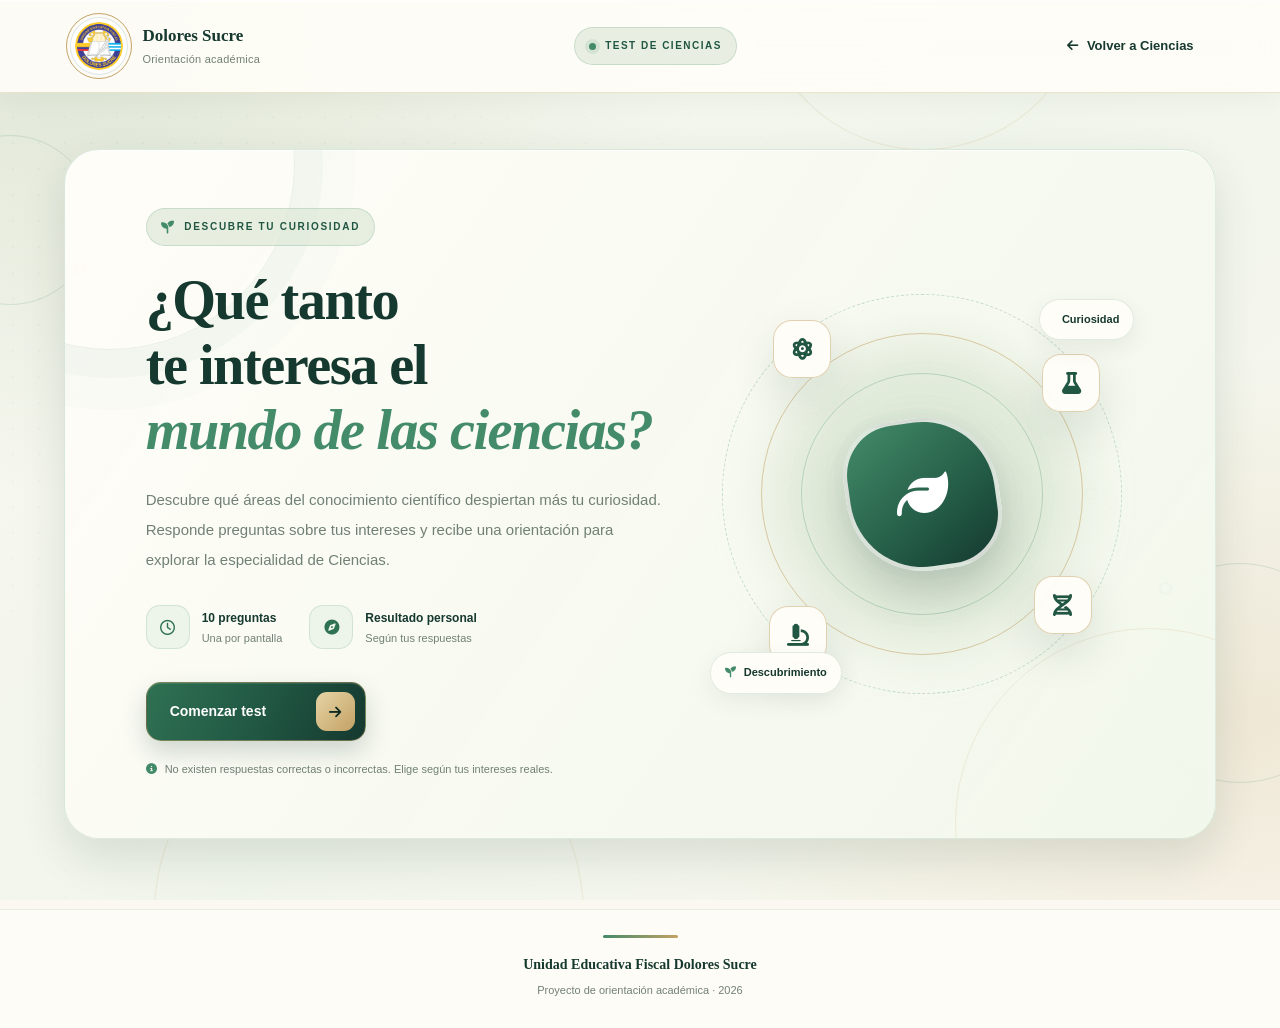
<file: test-ciencias.html>
<!DOCTYPE html>
<html lang="es">

<head>
    <meta charset="UTF-8">
    <meta name="viewport" content="width=device-width, initial-scale=1.0">

    <meta
        name="description"
        content="Explora tus intereses científicos mediante un test interactivo de orientación académica."
    >

    <meta name="theme-color" content="#10382c">

    <title>Test de Ciencias | Orientación Académica</title>

    <link
        rel="stylesheet"
        href="https://cdnjs.cloudflare.com/ajax/libs/font-awesome/6.7.2/css/all.min.css"
    >

    <link rel="stylesheet" href="test-ciencias.css">

    <script src="test-ciencias.js" defer></script>
</head>

<body class="pagina-test-ciencias">

    <div class="fondo-decorativo" aria-hidden="true">
        <span class="molecula molecula-uno"></span>
        <span class="molecula molecula-dos"></span>
        <span class="molecula molecula-tres"></span>
        <span class="orbita orbita-uno"></span>
        <span class="orbita orbita-dos"></span>
    </div>


    <!-- ENCABEZADO -->

    <header class="encabezado-test">

        <a
            href="ciencias.html"
            class="marca-test"
            aria-label="Volver a la página de Ciencias"
        >

            <span class="logo-test">
                <img
                    src="logo-dolores-sucre.png"
                    alt="Logo de la Unidad Educativa Fiscal Dolores Sucre"
                >
            </span>

            <span class="texto-marca">
                <strong>Dolores Sucre</strong>
                <small>Orientación académica</small>
            </span>

        </a>


        <div class="identificador-test">
            <span class="punto-activo"></span>
            TEST DE CIENCIAS
        </div>


        <a href="ciencias.html" class="enlace-regreso">
            <i class="fa-solid fa-arrow-left" aria-hidden="true"></i>
            Volver a Ciencias
        </a>

    </header>


    <main class="contenido-test-principal">

        <!-- =====================================================
             PORTADA DE BIENVENIDA
        ====================================================== -->

        <section
            class="pantalla-inicio panel-principal"
            id="pantalla-inicio"
        >

            <div class="inicio-texto">

                <span class="etiqueta-superior">
                    <i class="fa-solid fa-seedling" aria-hidden="true"></i>
                    DESCUBRE TU CURIOSIDAD
                </span>

                <h1>
                    ¿Qué tanto te interesa el
                    <span>mundo de las ciencias?</span>
                </h1>

                <p class="descripcion-inicio">
                    Descubre qué áreas del conocimiento científico
                    despiertan más tu curiosidad. Responde preguntas
                    sobre tus intereses y recibe una orientación
                    para explorar la especialidad de Ciencias.
                </p>


                <div class="datos-test">

                    <div class="dato-test">

                        <span class="icono-dato">
                            <i class="fa-regular fa-clock" aria-hidden="true"></i>
                        </span>

                        <span>
                            <strong>10 preguntas</strong>
                            <small>Una por pantalla</small>
                        </span>

                    </div>


                    <div class="dato-test">

                        <span class="icono-dato">
                            <i class="fa-solid fa-compass" aria-hidden="true"></i>
                        </span>

                        <span>
                            <strong>Resultado personal</strong>
                            <small>Según tus respuestas</small>
                        </span>

                    </div>

                </div>


                <button
                    type="button"
                    class="boton-principal"
                    id="boton-comenzar"
                >

                    <span>Comenzar test</span>

                    <span class="flecha-boton">
                        <i class="fa-solid fa-arrow-right" aria-hidden="true"></i>
                    </span>

                </button>


                <p class="nota-inicio">
                    <i class="fa-solid fa-circle-info" aria-hidden="true"></i>
                    No existen respuestas correctas o incorrectas.
                    Elige según tus intereses reales.
                </p>

            </div>


            <!-- ILUSTRACIÓN CIENTÍFICA HECHA CON CSS E ICONOS -->

            <div class="ilustracion-cientifica" aria-hidden="true">

                <div class="halo-principal"></div>

                <div class="anillo-cientifico anillo-externo"></div>
                <div class="anillo-cientifico anillo-intermedio"></div>
                <div class="anillo-cientifico anillo-interno"></div>

                <div class="nucleo-cientifico">
                    <i class="fa-solid fa-leaf"></i>
                </div>


                <span class="icono-orbita icono-orbita-uno">
                    <i class="fa-solid fa-atom"></i>
                </span>

                <span class="icono-orbita icono-orbita-dos">
                    <i class="fa-solid fa-flask"></i>
                </span>

                <span class="icono-orbita icono-orbita-tres">
                    <i class="fa-solid fa-dna"></i>
                </span>

                <span class="icono-orbita icono-orbita-cuatro">
                    <i class="fa-solid fa-microscope"></i>
                </span>


                <div class="insignia-cientifica insignia-superior">
                    <i class="fa-solid fa-sparkles" aria-hidden="true"></i>
                    Curiosidad
                </div>

                <div class="insignia-cientifica insignia-inferior">
                    <i class="fa-solid fa-seedling" aria-hidden="true"></i>
                    Descubrimiento
                </div>

            </div>

        </section>



        <!-- =====================================================
             PANTALLA DE PREGUNTAS
        ====================================================== -->

        <section
            class="panel-preguntas oculto"
            id="panel-preguntas"
            aria-labelledby="titulo-pregunta"
        >

            <div class="encabezado-progreso">

                <div class="texto-progreso">

                    <span class="etiqueta-progreso">
                        <i class="fa-solid fa-flask" aria-hidden="true"></i>
                        EXPLORA TUS INTERESES
                    </span>

                    <p
                        class="contador-pregunta"
                        id="contador-pregunta"
                    >
                        Pregunta 1 de 10
                    </p>

                </div>


                <div class="porcentaje-progreso">
                    <span id="porcentaje-progreso">0%</span>
                    <small>completado</small>
                </div>

            </div>


            <div
                class="barra-progreso"
                role="progressbar"
                aria-label="Progreso del test"
                aria-valuemin="0"
                aria-valuemax="100"
                aria-valuenow="0"
                id="contenedor-barra-progreso"
            >

                <div
                    class="relleno-progreso"
                    id="relleno-progreso"
                ></div>

            </div>


            <div class="tarjeta-pregunta" id="tarjeta-pregunta">

                <div class="decoracion-pregunta" aria-hidden="true">
                    <span></span>
                    <span></span>
                    <span></span>
                </div>


                <div class="cabecera-pregunta">

                    <span class="numero-grande" id="numero-grande">
                        01
                    </span>

                    <span class="categoria-pregunta" id="categoria-pregunta">
                        CONOCIMIENTO CIENTÍFICO
                    </span>

                </div>


                <h2 id="titulo-pregunta">
                    ¿Qué temas despiertan tu curiosidad?
                </h2>

                <p class="ayuda-pregunta" id="ayuda-pregunta">
                    Selecciona la opción que mejor representa tus intereses.
                </p>


                <div
                    class="opciones-respuesta"
                    id="opciones-respuesta"
                    role="group"
                    aria-label="Opciones de respuesta"
                ></div>


                <p class="aviso-seleccion" id="aviso-seleccion">
                    <i class="fa-regular fa-circle-check" aria-hidden="true"></i>
                    Selecciona una respuesta para continuar.
                </p>


                <div class="navegacion-preguntas">

                    <button
                        type="button"
                        class="boton-anterior"
                        id="boton-anterior"
                    >

                        <i class="fa-solid fa-arrow-left" aria-hidden="true"></i>
                        Anterior

                    </button>


                    <button
                        type="button"
                        class="boton-siguiente"
                        id="boton-siguiente"
                        disabled
                    >

                        <span id="texto-boton-siguiente">
                            Siguiente
                        </span>

                        <i class="fa-solid fa-arrow-right" aria-hidden="true"></i>

                    </button>

                </div>

            </div>


            <p class="pie-pregunta">
                <i class="fa-solid fa-leaf" aria-hidden="true"></i>
                Tus respuestas sirven para explorar tus preferencias,
                no para medir tu capacidad académica.
            </p>

        </section>



        <!-- =====================================================
             PANTALLA DE RESULTADOS
        ====================================================== -->

        <section
            class="panel-resultados oculto"
            id="panel-resultados"
            aria-labelledby="titulo-resultado"
            aria-live="polite"
        >

            <div class="encabezado-resultados">

                <span class="etiqueta-superior">
                    <i class="fa-solid fa-award" aria-hidden="true"></i>
                    RESULTADO DEL TEST
                </span>

                <h1 id="titulo-resultado">
                    Tus intereses científicos
                </h1>

                <p id="descripcion-resultado">
                    Aquí descubrirás qué tanto se relacionan tus intereses
                    actuales con la exploración científica.
                </p>

            </div>


            <div class="resumen-resultados">

                <div class="medidor-resultado">

                    <div class="circulo-resultado" id="circulo-resultado">

                        <div class="contenido-circulo">

                            <strong id="puntuacion-resultado">0%</strong>

                            <span>afinidad</span>

                        </div>

                    </div>

                </div>


                <div class="texto-resultado">

                    <span class="nivel-resultado" id="nivel-resultado">
                        EXPLORADOR CIENTÍFICO
                    </span>

                    <h2 id="subtitulo-resultado">
                        Tus intereses pueden seguir creciendo.
                    </h2>

                    <p id="detalle-resultado">
                        Este resultado es una referencia inicial para
                        reflexionar sobre las actividades y temas que
                        te gustaría conocer.
                    </p>

                </div>

            </div>


            <div class="bloque-areas">

                <div class="titulo-bloque">

                    <span class="mini-etiqueta">
                        TUS PREFERENCIAS
                    </span>

                    <h2>Áreas que podrían interesarte</h2>

                    <p>
                        Estas orientaciones se calculan a partir de tus
                        respuestas. La primera área corresponde a la
                        preferencia que has expresado con mayor intensidad.
                    </p>

                </div>


                <div class="lista-areas" id="lista-areas"></div>

            </div>


            <div class="mensaje-final">

                <div class="icono-mensaje-final">
                    <i class="fa-solid fa-seedling" aria-hidden="true"></i>
                </div>

                <div>

                    <h3>La curiosidad es un punto de partida</h3>

                    <p>
                        No necesitas conocer todos los temas científicos
                        desde el principio. Puedes descubrir nuevos intereses
                        mediante la lectura, la observación, los experimentos
                        escolares y las preguntas sobre el mundo que te rodea.
                        Este test no determina tu futuro ni reemplaza la
                        orientación de tus docentes.
                    </p>

                </div>

            </div>


            <div class="acciones-resultados">

                <button
                    type="button"
                    class="boton-repetir"
                    id="boton-repetir"
                >

                    <i class="fa-solid fa-rotate-right" aria-hidden="true"></i>
                    Repetir test

                </button>


                <a href="ciencias.html" class="boton-volver-ciencias">

                    <i class="fa-solid fa-leaf" aria-hidden="true"></i>
                    Volver a Ciencias

                </a>

            </div>

        </section>

    </main>


    <!-- PIE DE PÁGINA -->

    <footer class="pie-test">

        <span class="linea-pie"></span>

        <p>
            Unidad Educativa Fiscal Dolores Sucre
        </p>

        <small>
            Proyecto de orientación académica ·
            <span id="anio-test"></span>
        </small>

    </footer>

</body>
</html>
</file>
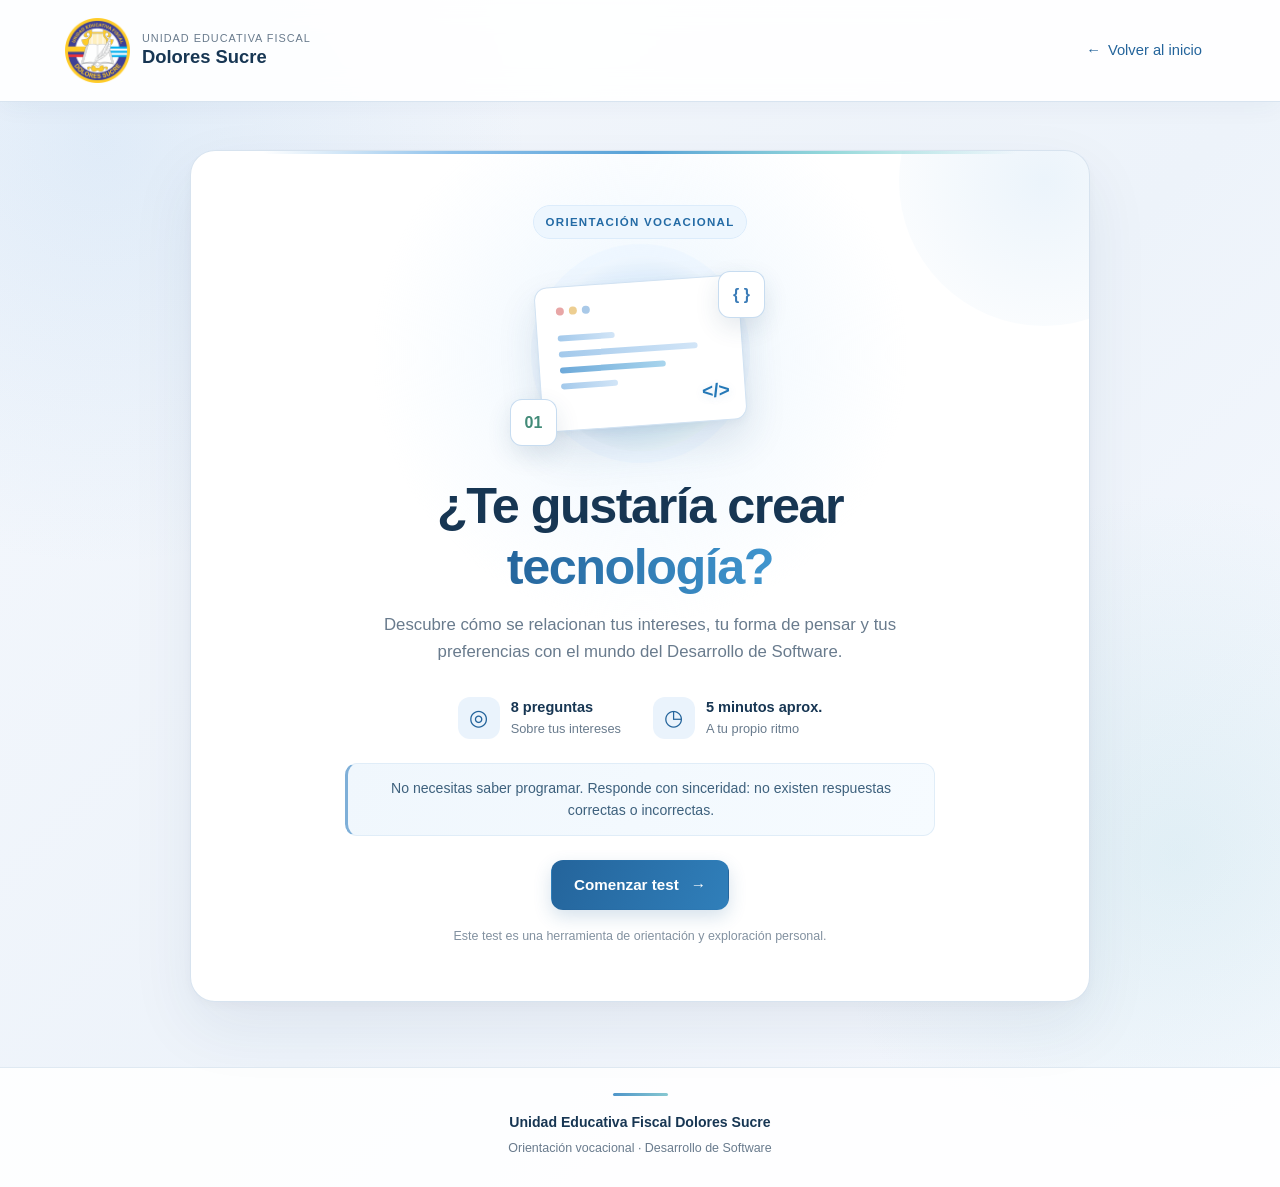
<file: test-desarrollo-software.html>
<!DOCTYPE html>
<html lang="es">
<head>
    <meta charset="UTF-8">
    <meta name="viewport" content="width=device-width, initial-scale=1.0">

    <title>Test Vocacional | Desarrollo de Software</title>

    <link rel="stylesheet" href="test-desarrollo-software.css">
    <script src="test-desarrollo-software.js" defer></script>
</head>

<body>

    <header class="encabezado">
        <a href="index.html" class="marca">
             <img src="logo-dolores-sucre.png" alt="Logo de la Unidad Educativa Fiscal Dolores Sucre"
             class="logo-escuela">

            <div class="nombre-institucion">
                <span class="nombre-superior">UNIDAD EDUCATIVA FISCAL</span>
                <strong>Dolores Sucre</strong>
            </div>
        </a>

        <a href="index.html" class="volver-inicio">
            <span aria-hidden="true">←</span> Volver al inicio
        </a>
    </header>

    <main class="contenedor-principal">

        <!-- PANTALLA DE BIENVENIDA -->

        <section class="pantalla pantalla-bienvenida" id="bienvenida">

            <div class="etiqueta">
                ORIENTACIÓN VOCACIONAL
            </div>

            <div class="ilustracion" aria-hidden="true">
                <div class="circulo-fondo"></div>

                <div class="ventana-codigo">
                    <div class="puntos-ventana">
                        <span></span>
                        <span></span>
                        <span></span>
                    </div>

                    <div class="linea-codigo linea-corta"></div>
                    <div class="linea-codigo linea-larga"></div>
                    <div class="linea-codigo linea-media"></div>
                    <div class="linea-codigo linea-corta"></div>

                    <div class="simbolo-codigo">&lt;/&gt;</div>
                </div>

                <div class="adorno adorno-uno">{ }</div>
                <div class="adorno adorno-dos">01</div>
            </div>

            <h1>
                ¿Te gustaría crear<br>
                <span>tecnología?</span>
            </h1>

            <p class="descripcion-principal">
                Descubre cómo se relacionan tus intereses, tu forma
                de pensar y tus preferencias con el mundo del
                Desarrollo de Software.
            </p>

            <div class="datos-test">
                <div class="dato">
                    <span class="icono-dato" aria-hidden="true">◎</span>
                    <div>
                        <strong>8 preguntas</strong>
                        <small>Sobre tus intereses</small>
                    </div>
                </div>

                <div class="dato">
                    <span class="icono-dato" aria-hidden="true">◷</span>
                    <div>
                        <strong>5 minutos aprox.</strong>
                        <small>A tu propio ritmo</small>
                    </div>
                </div>
            </div>

            <div class="nota-bienvenida">
                No necesitas saber programar. Responde con sinceridad:
                no existen respuestas correctas o incorrectas.
            </div>

            <button type="button" class="boton boton-principal"
                    id="comenzar">
                Comenzar test
                <span aria-hidden="true">→</span>
            </button>

            <p class="nota-orientativa">
                Este test es una herramienta de orientación y
                exploración personal.
            </p>

        </section>

        <!-- PANTALLA DE PREGUNTAS -->

        <section class="pantalla pantalla-preguntas"
                 id="pantalla-preguntas"
                 hidden>

            <div class="encabezado-test">
                <div>
                    <span class="etiqueta">TU PERFIL VOCACIONAL</span>
                    <h1>Conozcamos tus intereses</h1>
                    <p>Elige la opción que mejor te represente.</p>
                </div>

                <div class="numero-pregunta" id="numero-pregunta">
                    01 / 08
                </div>
            </div>

            <div class="progreso-contenedor"
                 role="group"
                 aria-label="Progreso del test">

                <div class="progreso-textos">
                    <span>Tu progreso</span>
                    <span id="texto-progreso">12 % completado</span>
                </div>

                <div class="barra-progreso"
                     id="barra-progreso"
                     role="progressbar"
                     aria-label="Progreso del test"
                     aria-valuemin="0"
                     aria-valuemax="100"
                     aria-valuenow="12">

                    <div class="progreso-actual"
                         id="progreso-actual"></div>
                </div>
            </div>

            <div class="tarjeta-pregunta">
                <span class="categoria-pregunta" id="categoria-pregunta">
                    LÓGICA Y RAZONAMIENTO
                </span>

                <h2 id="texto-pregunta">
                    ¿Cómo te sientes al resolver un problema que requiere pensar paso a paso?
                </h2>

                <p class="ayuda-pregunta">
                    Selecciona una sola respuesta.
                </p>

                <div class="opciones" id="opciones"
                     role="group"
                     aria-label="Opciones de respuesta">
                </div>

                <p class="mensaje-error" id="mensaje-error"
                   role="alert" hidden>
                    Selecciona una respuesta para continuar.
                </p>
            </div>

            <div class="navegacion-preguntas">
                <button type="button"
                        class="boton boton-secundario"
                        id="anterior">
                    <span aria-hidden="true">←</span>
                    Anterior
                </button>

                <button type="button"
                        class="boton boton-principal"
                        id="siguiente">
                    Siguiente
                    <span aria-hidden="true">→</span>
                </button>
            </div>

            <p class="pie-preguntas">
                Tus respuestas se utilizan para generar el resultado
                en esta página.
            </p>

        </section>

        <!-- PANTALLA DE RESULTADOS -->

        <section class="pantalla pantalla-resultados"
                 id="pantalla-resultados"
                 hidden>

            <div class="resultado-icono" aria-hidden="true">
                <span>✓</span>
            </div>

            <span class="etiqueta">TEST COMPLETADO</span>

            <h1>¡Gracias por participar!</h1>

            <p class="descripcion-resultado">
                Según tus respuestas, esta es una orientación inicial
                sobre tu relación con el área de Desarrollo de Software.
            </p>

            <div class="tarjeta-resultado">
                <span class="titulo-resultado">TU RESULTADO ORIENTATIVO</span>

                <div class="puntuacion">
                    <strong id="puntuacion">0</strong>
                    <span>/ 100</span>
                </div>

                <div class="barra-progreso barra-resultado"
                     role="progressbar"
                     id="barra-resultado"
                     aria-label="Puntuación orientativa"
                     aria-valuemin="0"
                     aria-valuemax="100"
                     aria-valuenow="0">

                    <div class="progreso-actual"
                         id="progreso-resultado"></div>
                </div>

                <h2 id="titulo-resultado">
                    Tus intereses están en exploración
                </h2>

                <p id="descripcion-perfil"></p>
            </div>

            <!-- INTERESES DESTACADOS -->
        <section class="intereses-resultado"
         aria-labelledby="titulo-intereses">

            <div class="encabezado-intereses">
             <span class="etiqueta">TU PERFIL DE INTERESES</span>

             <h2 id="titulo-intereses">
             ¿Qué parte te interesó más?
             </h2>

              <p>
               Descubre qué actividades relacionadas con el Desarrollo
               de Software despertaron más tu interés según tus respuestas.
              </p>
            </div>

             <div class="resumen-intereses"
                id="texto-intereses"
                aria-live="polite">
                 Aquí aparecerá el resumen de tus intereses.
             </div>

             <div class="lista-intereses" id="lista-intereses">
             <!-- JavaScript generará aquí los ocho recuadros. -->
             </div>

              <p class="nota-intereses">
                Estos porcentajes representan tus respuestas en este test;
                no son una medición de tus capacidades ni un diagnóstico vocacional.
              </p>

        </section>

            <div class="recomendaciones">
                <h2>¿Qué puedes explorar?</h2>

                <ul id="lista-recomendaciones"></ul>
            </div>

            <div class="aviso-resultado">
                <strong>Recuerda:</strong> este resultado no determina
                tus capacidades ni decide qué especialización debes
                elegir. Tus intereses pueden cambiar y desarrollarse
                con la práctica, el aprendizaje y la experiencia.
            </div>

            <div class="acciones-resultado">
                <button type="button"
                        class="boton boton-principal"
                        id="repetir">
                    <span aria-hidden="true">↻</span>
                    Repetir test
                </button>

                <a href="index.html"
                   class="boton boton-secundario">
                    Volver al inicio
                </a>
            </div>

        </section>

    </main>

    <footer class="pie-pagina">
        <div class="separador-footer"></div>

        <p>Unidad Educativa Fiscal Dolores Sucre</p>
        <span>Orientación vocacional · Desarrollo de Software</span>
    </footer>

</body>
</html>
</file>
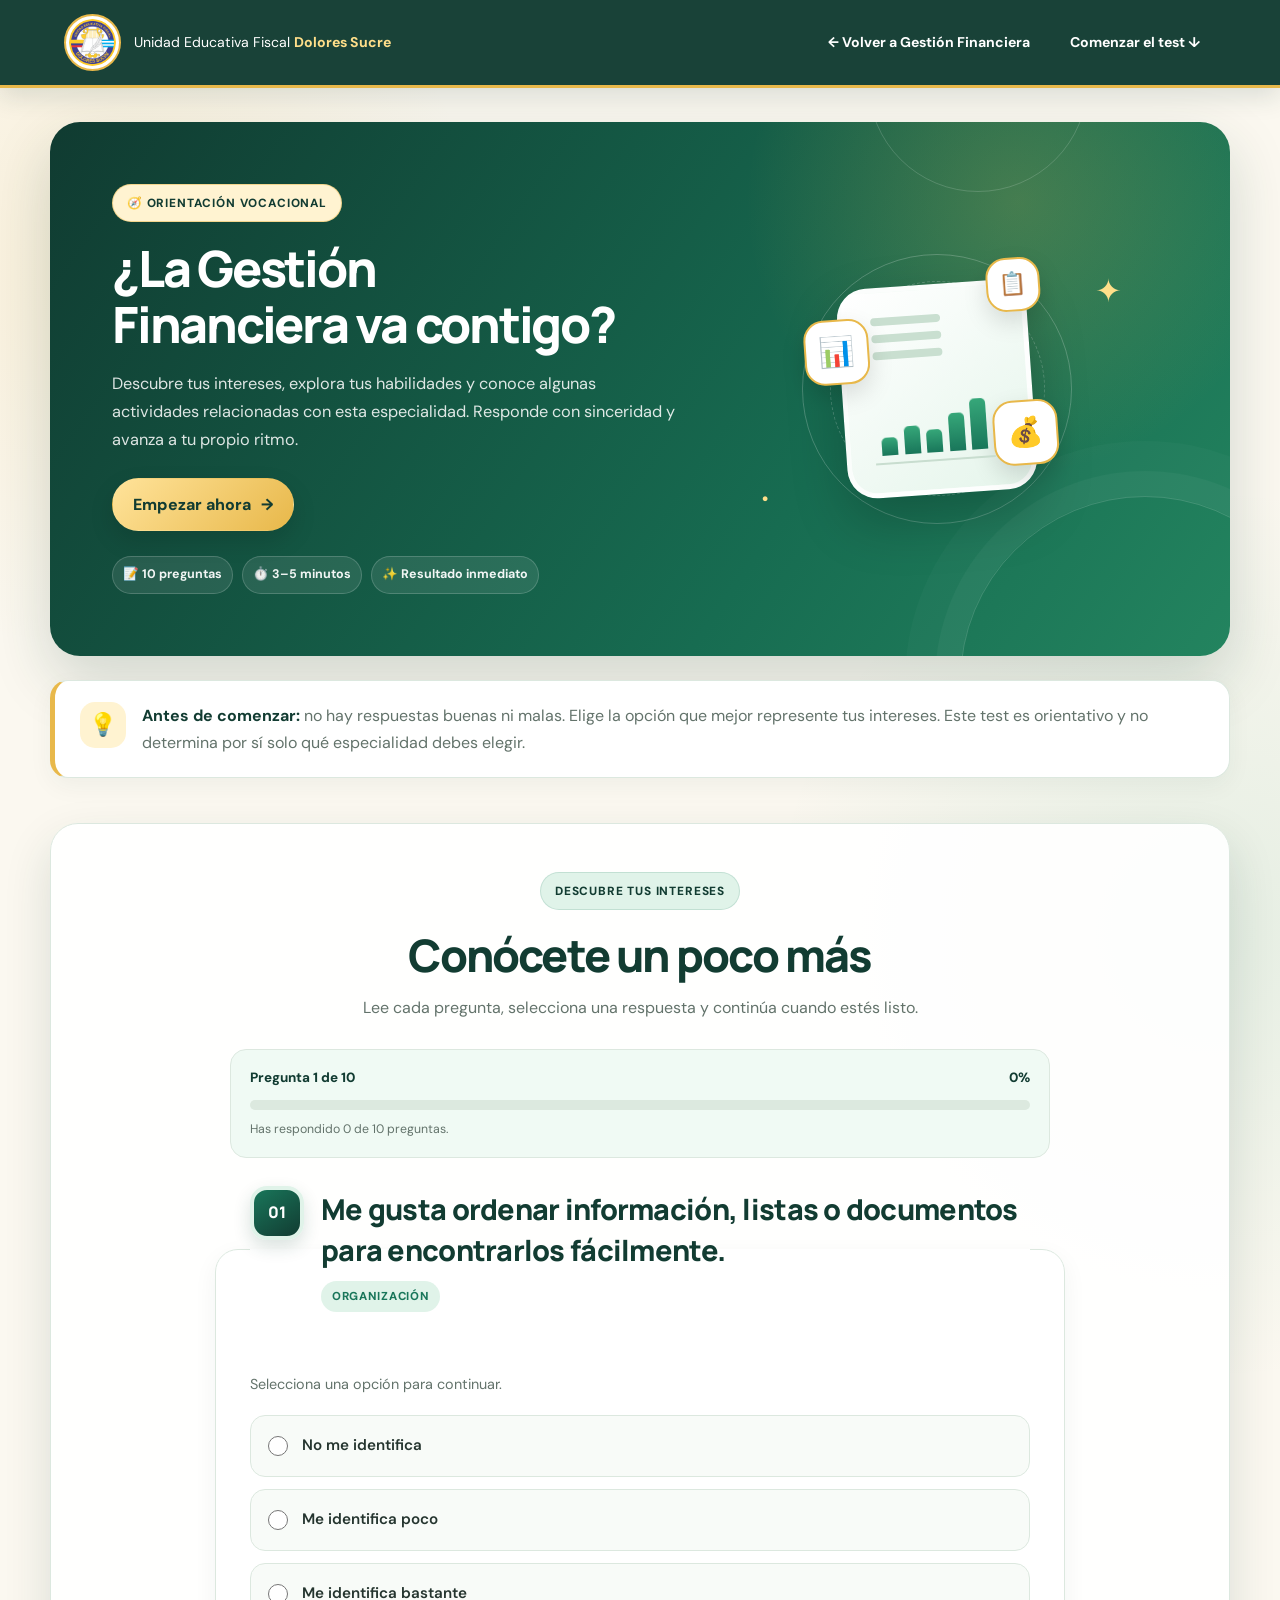
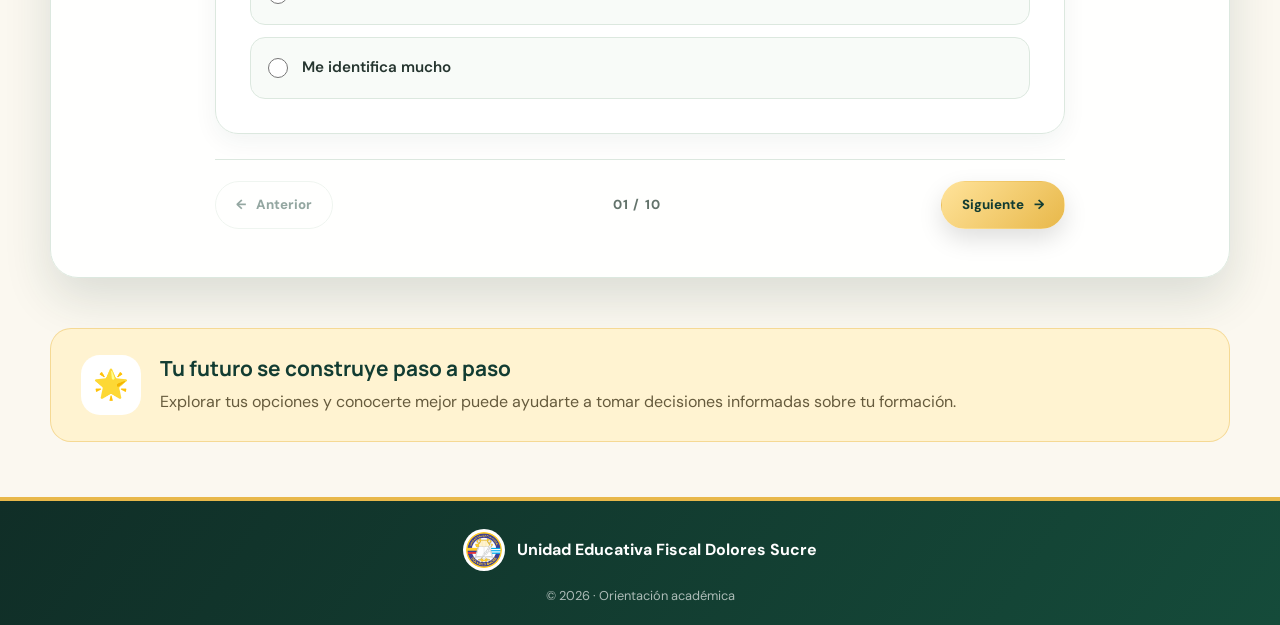
<file: test-gestion-financiera.html>
<!DOCTYPE html>
<html lang="es">
<head>
    <meta charset="UTF-8">
    <meta name="viewport" content="width=device-width, initial-scale=1.0">

    <meta name="description"
          content="Descubre tus intereses y conoce más sobre la especialidad de Gestión Financiera.">

    <meta name="theme-color" content="#123c32">

    <title>Test vocacional | Gestión Financiera</title>

    <link rel="stylesheet" href="test-gestion-financiera.css">
    <script src="test-gestion-financiera.js" defer></script>
</head>

<body class="pagina-test-financiero">

    <a class="salto-contenido" href="#contenido-principal">
        Saltar al contenido principal
    </a>

    <!-- ENCABEZADO -->
    <header class="encabezado-test">

        <a class="marca-test" href="gestion-financiera.html">
            <img src="logo-dolores-sucre.png"
                 alt="Logo de la Unidad Educativa Fiscal Dolores Sucre">

            <span>
                Unidad Educativa Fiscal
                <strong>Dolores Sucre</strong>
            </span>
        </a>

        <nav class="navegacion-test" aria-label="Navegación principal">
            <a href="gestion-financiera.html">
                ← Volver a Gestión Financiera
            </a>

            <a href="#test-vocacional">
                Comenzar el test ↓
            </a>
        </nav>

    </header>


    <main id="contenido-principal" class="contenedor-test">

        <!-- PORTADA -->
        <section class="hero-test" aria-labelledby="titulo-test">

            <div class="hero-test-texto">

                <span class="etiqueta-test">
                    🧭 ORIENTACIÓN VOCACIONAL
                </span>

                <h1 id="titulo-test">
                    ¿La Gestión Financiera va contigo?
                </h1>

                <p>
                    Descubre tus intereses, explora tus habilidades y conoce
                    algunas actividades relacionadas con esta especialidad.
                    Responde con sinceridad y avanza a tu propio ritmo.
                </p>

                <a href="#test-vocacional"
                   class="boton-test boton-test-principal">
                    Empezar ahora
                    <span aria-hidden="true">→</span>
                </a>

                <div class="datos-test">
                    <span>📝 10 preguntas</span>
                    <span>⏱️ 3–5 minutos</span>
                    <span>✨ Resultado inmediato</span>
                </div>

            </div>

            <!-- ILUSTRACIÓN DECORATIVA -->
            <div class="hero-test-visual" aria-hidden="true">

                <div class="orbita orbita-una"></div>
                <div class="orbita orbita-dos"></div>

                <div class="ilustracion-test">

                    <span class="ilustracion-moneda">💰</span>
                    <span class="ilustracion-grafico">📊</span>
                    <span class="ilustracion-portapapeles">📋</span>

                    <div class="mini-grafico">
                        <i></i>
                        <i></i>
                        <i></i>
                        <i></i>
                        <i></i>
                    </div>

                </div>

                <span class="decoracion-test decoracion-estrella">✦</span>
                <span class="decoracion-test decoracion-punto">●</span>

            </div>

        </section>


        <!-- AVISO -->
        <section class="nota-test" aria-label="Información importante">

            <span class="nota-test-icono" aria-hidden="true">💡</span>

            <p>
                <strong>Antes de comenzar:</strong> no hay respuestas buenas
                ni malas. Elige la opción que mejor represente tus intereses.
                Este test es orientativo y no determina por sí solo qué
                especialidad debes elegir.
            </p>

        </section>


        <!-- TEST: UNA PREGUNTA POR PANTALLA -->
        <section id="test-vocacional"
                 class="zona-test"
                 aria-labelledby="titulo-preguntas">

            <div class="encabezado-seccion-test">

                <span class="etiqueta-test etiqueta-clara">
                    DESCUBRE TUS INTERESES
                </span>

                <h2 id="titulo-preguntas">
                    Conócete un poco más
                </h2>

                <p>
                    Lee cada pregunta, selecciona una respuesta y continúa
                    cuando estés listo.
                </p>

            </div>


            <!-- BARRA DE PROGRESO -->
            <div class="progreso-contenedor">

                <div class="progreso-textos">
                    <span id="numero-pregunta">Pregunta 1 de 10</span>
                    <span id="progreso-porcentaje">0%</span>
                </div>

                <div id="barra-progreso"
                     class="barra-progreso"
                     role="progressbar"
                     aria-label="Progreso de respuestas"
                     aria-valuemin="0"
                     aria-valuemax="10"
                     aria-valuenow="0">

                    <span id="barra-progreso-relleno"></span>

                </div>

                <p id="progreso-texto" class="progreso-ayuda">
                    Has respondido 0 de 10 preguntas.
                </p>

            </div>


            <!-- CONTENEDOR DINÁMICO -->
            <form id="form-test" class="formulario-test" novalidate>

                <div id="pregunta-actual"
                     class="pregunta-actual"
                     aria-live="polite">

                    <!-- JavaScript coloca aquí una sola pregunta -->

                </div>

                <p id="mensaje-validacion"
                   class="mensaje-validacion"
                   role="alert"
                   hidden>
                </p>


                <!-- CONTROLES DE NAVEGACIÓN -->
                <div class="acciones-pregunta">

                    <button type="button"
                            id="btn-anterior"
                            class="boton-test boton-secundario">
                        <span aria-hidden="true">←</span>
                        Anterior
                    </button>

                    <span class="indicador-paso" id="indicador-paso">
                        01 / 10
                    </span>

                    <button type="button"
                            id="btn-siguiente"
                            class="boton-test boton-test-principal">
                        Siguiente
                        <span aria-hidden="true">→</span>
                    </button>

                    <button type="button"
                            id="btn-resultado"
                            class="boton-test boton-test-principal"
                            hidden>
                        Ver mi resultado
                        <span aria-hidden="true">✦</span>
                    </button>

                </div>

            </form>

        </section>


        <!-- RESULTADO FINAL -->
        <section id="resultado-test"
                 class="resultado-test"
                 aria-labelledby="titulo-resultado"
                 aria-live="polite"
                 hidden>

            <div class="resultado-confeti" aria-hidden="true">
                <span>✦</span>
                <span>✧</span>
                <span>✦</span>
                <span>✧</span>
                <span>✦</span>
            </div>

            <span class="etiqueta-test etiqueta-clara">
                TU RESULTADO ORIENTATIVO
            </span>

            <div id="resultado-icono"
                 class="resultado-icono"
                 aria-hidden="true">
                🧭
            </div>

            <h2 id="titulo-resultado">
                Este es tu resultado
            </h2>

            <p id="resultado-descripcion"
               class="resultado-descripcion">
            </p>


            <!-- PUNTUACIÓN -->
            <div class="puntuacion-contenedor">

                <div class="puntuacion-circulo">
                    <strong id="puntuacion-total">0</strong>
                    <span>/ 30 puntos</span>
                </div>

                <div class="puntuacion-texto">
                    <strong id="puntuacion-etiqueta">
                        Tus intereses están en exploración
                    </strong>

                    <p>
                        Esta puntuación resume tus respuestas.
                        No mide tu capacidad ni determina tu futuro.
                    </p>
                </div>

            </div>


            <!-- ÁREA CON MAYOR INTERÉS -->
            <div class="perfil-intereses">

                <h3>🔎 Área que más te llamó la atención</h3>

                <div class="perfil-destacado">

                    <span id="perfil-icono" aria-hidden="true">📊</span>

                    <div>
                        <strong id="perfil-titulo">
                            Análisis y organización
                        </strong>

                        <p id="perfil-descripcion"></p>
                    </div>

                </div>

            </div>


            <!-- RECOMENDACIONES -->
            <div class="recomendaciones-test">

                <h3>🌱 ¿Qué podrías hacer ahora?</h3>

                <ul id="lista-recomendaciones"></ul>

            </div>


            <p class="aviso-resultado">
                Este resultado es solamente una guía para reflexionar.
                Explora otras especialidades, consulta el plan de estudios
                y conversa con docentes u orientadores antes de tomar
                una decisión.
            </p>


            <!-- BOTONES FINALES -->
            <div class="acciones-resultado">

                <button type="button"
                        id="btn-repetir"
                        class="boton-test boton-test-principal">
                    ↻ Volver a responder
                </button>

                <a href="gestion-financiera.html"
                   class="boton-test boton-secundario">
                    Volver a Gestión Financiera
                </a>

            </div>

        </section>


        <!-- CIERRE -->
        <section class="cierre-test">

            <span aria-hidden="true">🌟</span>

            <div>
                <h2>Tu futuro se construye paso a paso</h2>

                <p>
                    Explorar tus opciones y conocerte mejor puede ayudarte
                    a tomar decisiones informadas sobre tu formación.
                </p>
            </div>

        </section>

    </main>


    <!-- PIE DE PÁGINA -->
    <footer class="pie-test">

        <div class="pie-test-interior">

            <img src="logo-dolores-sucre.png"
                 alt=""
                 loading="lazy">

            <p>Unidad Educativa Fiscal Dolores Sucre</p>

        </div>

        <p class="copyright-test">
            © <span id="anio-pie"></span> · Orientación académica
        </p>

    </footer>

</body>
</html>
</file>
<file: style.css>
/* =====================================================
   VARIABLES PARA LA PAG ( ESPERO NO CAGARLA)
===================================================== */

:root {
    --azul-oscuro: #073b5c;
    --azul: #0b6794;
    --celeste: #19a7ce;
    --celeste-claro: #eaf8fc;

    --azul-software: #1479b8;
    --dorado-financiera: #d99a2b;
    --verde-ciencias: #29956b;

    --texto: #18323f;
    --texto-suave: #647781;

    --fondo: #f4f8fa;
    --blanco: #ffffff;

    --borde: #dce8ed;

    --sombra: 0 15px 40px rgba(16, 60, 80, 0.10);
    --sombra-grande: 0 25px 60px rgba(16, 60, 80, 0.15);
}


/* =====================================================
   BUENO Y EMPIEZA EL DISEÑO
===================================================== */

* {
    margin: 0;
    padding: 0;
    box-sizing: border-box;
}

html {
    scroll-behavior: smooth;
}

body {
    font-family: Arial, Helvetica, sans-serif;
    background: var(--fondo);
    color: var(--texto);
    line-height: 1.6;
}

img {
    max-width: 100%;
    display: block;
}

a {
    text-decoration: none;
}

section {
    scroll-margin-top: 110px;
}

header {
    position: fixed;
    top: 0;
    left: 0;
    width: 100%;
    min-height: 90px;
    padding: 15px 6%;
    display: flex;
    justify-content: space-between;
    align-items: center;
    background: rgba(255, 255, 255, 0.95);
    border-bottom: 1px solid rgba(7, 59, 92, 0.10);
    box-shadow: 0 5px 25px rgba(10, 50, 70, 0.08);
    backdrop-filter: blur(12px);
    z-index: 1000;
}

.marca {
    display: flex;
    align-items: center;
    gap: 15px;
}

.logo {
    width: 65px;
    height: 65px;
    display: flex;
    justify-content: center;
    align-items: center;
    border-radius: 50%;
    background: white;
    border: 3px solid var(--azul);
    overflow: hidden;
    transition: 0.3s ease;
}

.logo:hover {
    transform: rotate(-3deg) scale(1.04);
    box-shadow: 0 8px 20px rgba(11, 103, 148, 0.20);
}

.logo img {
    width: 100%;
    height: 100%;
    object-fit: contain;
}

/* Nombre del colegio */

.colegio h2 {
    font-size: 25px;
    line-height: 1.2;
    color: var(--azul-oscuro);
    margin-bottom: 3px;
}

.colegio p {
    font-size: 12px;
    color: var(--celeste);
    font-weight: bold;
    letter-spacing: 0.8px;
}

/* Navegación */

nav {
    display: flex;
    align-items: center;
    gap: 8px;
}

nav a {
    position: relative;
    padding: 9px 14px;
    color: var(--texto);
    font-size: 14px;
    font-weight: bold;
    border-radius: 10px;
    transition: 0.3s ease;
}

nav a::after {
    content: "";
    position: absolute;
    left: 50%;
    bottom: 3px;
    width: 0;
    height: 2px;
    background: var(--celeste);
    transform: translateX(-50%);
    transition: 0.3s ease;
}

nav a:hover,
nav a.activo {
    color: var(--azul);
    background: var(--celeste-claro);
}

nav a:hover::after,
nav a.activo::after {
    width: 35%;
}

.hero {
    max-width: 1250px;
    min-height: 100vh;
    margin: auto;
    padding: 150px 35px 80px;
    display: grid;
    grid-template-columns: 1.05fr 0.95fr;
    align-items: center;
    gap: 70px;
}

.hero-texto {
    max-width: 620px;
}

.etiqueta {
    display: inline-block;
    margin-bottom: 18px;
    padding: 7px 13px;
    border-radius: 50px;
    background: var(--celeste-claro);
    color: var(--azul);
    font-size: 12px;
    font-weight: bold;
    letter-spacing: 1.5px;
}

.hero h1 {
    font-size: clamp(48px, 6vw, 82px);
    line-height: 0.98;
    letter-spacing: -3px;
    color: var(--azul-oscuro);
    margin-bottom: 25px;
}

.hero h1 span {
    color: var(--celeste);
}

.hero-intro {
    max-width: 550px;
    color: var(--texto-suave);
    font-size: 18px;
    line-height: 1.7;
    margin-bottom: 30px;
}

.hero-opciones {
    display: grid;
    grid-template-columns: 1fr 1fr;
    gap: 15px;
    margin-bottom: 30px;
}

.descripcion {
    display: flex;
    gap: 13px;
    padding: 18px;
    background: var(--blanco);
    border: 1px solid var(--borde);
    border-radius: 16px;
    box-shadow: var(--sombra);
    transition: 0.3s ease;
}

.descripcion:hover {
    transform: translateY(-5px);
    box-shadow: var(--sombra-grande);
    border-color: #b7dce8;
}

.descripcion .icono {
    min-width: 38px;
    height: 38px;
    display: flex;
    justify-content: center;
    align-items: center;
    border-radius: 10px;
    background: var(--azul-oscuro);
    color: white;
    font-size: 12px;
    font-weight: bold;
}

.descripcion h3 {
    font-size: 14px;
    color: var(--azul-oscuro);
    margin-bottom: 5px;
}

.descripcion p {
    color: var(--texto-suave);
    font-size: 12px;
    line-height: 1.5;
}

.hero-imagen {
    position: relative;
}

.imagen-marco {
    position: relative;
    padding: 10px;
    background: white;
    border-radius: 28px;
    box-shadow: var(--sombra-grande);
    transform: rotate(2deg);
    transition: 0.4s ease;
}

.imagen-marco:hover {
    transform: rotate(0deg) translateY(-5px);
}

.imagen-marco img {
    width: 100%;
    height: 470px;
    object-fit: cover;
    border-radius: 20px;
}

.dato-flotante {
    position: absolute;
    bottom: 25px;
    left: -25px;
    padding: 17px 22px;
    display: flex;
    flex-direction: column;
    background: white;
    border-radius: 15px;
    box-shadow: var(--sombra-grande);
}

.dato-flotante strong {
    color: var(--azul-oscuro);
    font-size: 14px;
}

.dato-flotante span {
    color: var(--celeste);
    font-size: 12px;
}

.encabezado-seccion {
    max-width: 700px;
    margin: 0 auto 55px;
    text-align: center;
}

.encabezado-seccion > span {
    color: var(--celeste);
    font-size: 12px;
    font-weight: bold;
    letter-spacing: 2px;
}

.encabezado-seccion h2 {
    margin: 10px 0 15px;
    color: var(--azul-oscuro);
    font-size: clamp(32px, 4vw, 48px);
    line-height: 1.1;
    letter-spacing: -1px;
}

.encabezado-seccion p {
    color: var(--texto-suave);
    font-size: 16px;
}


/* =====================================================
   ESPECIALIZACIONES VAMOS A MEJORAR ESTA PARTE YA VOY 
   A VER QUE LE PONGO 
===================================================== */

.especializaciones {
    padding: 100px 6%;
    background: white;
}

.contenedor {
    max-width: 1150px;
    margin: auto;
    display: grid;
    grid-template-columns: repeat(3, 1fr);
    gap: 25px;
}

.card {
    position: relative;
    min-height: 420px;
    padding: 35px;
    display: flex;
    flex-direction: column;
    overflow: hidden;
    background: white;
    border: 1px solid var(--borde);
    border-radius: 25px;
    box-shadow: var(--sombra);
    transition: 0.4s ease;
}

.card:hover {
    transform: translateY(-10px);
    box-shadow: var(--sombra-grande);
}

.card::before {
    content: "";
    position: absolute;
    top: 0;
    left: 0;
    width: 100%;
    height: 5px;
}

.card.software::before {
    background: var(--azul-software);
}

.card.financiera::before {
    background: var(--dorado-financiera);
}

.card.ciencias::before {
    background: var(--verde-ciencias);
}

.card-numero {
    align-self: flex-end;
    color: #b7c7ce;
    font-size: 13px;
    font-weight: bold;
}

.card-icono {
    width: 62px;
    height: 62px;
    display: flex;
    justify-content: center;
    align-items: center;
    margin: 25px 0;
    border-radius: 18px;
    background: var(--celeste-claro);
    font-size: 28px;
}

.financiera .card-icono {
    background: #fff6df;
}

.ciencias .card-icono {
    background: #e8f7f0;
}

.card h3 {
    min-height: 58px;
    color: var(--azul-oscuro);
    font-size: 23px;
    line-height: 1.2;
}

.card-linea {
    width: 45px;
    height: 3px;
    margin: 15px 0;
    border-radius: 10px;
    background: var(--celeste);
}

.financiera .card-linea {
    background: var(--dorado-financiera);
}

.ciencias .card-linea {
    background: var(--verde-ciencias);
}

.card p {
    color: var(--texto-suave);
    font-size: 15px;
    line-height: 1.7;
    margin-bottom: 25px;
}

.card-boton {
    margin-top: auto;
    display: flex;
    justify-content: space-between;
    align-items: center;
    padding-top: 17px;
    border-top: 1px solid var(--borde);
    color: var(--azul);
    font-size: 14px;
    font-weight: bold;
}

.card-boton span {
    font-size: 20px;
    transition: 0.3s ease;
}

.card-boton:hover span {
    transform: translateX(5px);
}


.importancia {
    padding: 110px 6%;
    background: var(--azul-oscuro);
    color: white;
}

.importancia-contenido {
    max-width: 1150px;
    margin: auto;
    display: grid;
    grid-template-columns: 0.8fr 1.2fr;
    gap: 70px;
    align-items: start;
}

.importancia-titulo > span {
    color: #66d2ed;
    font-size: 12px;
    font-weight: bold;
    letter-spacing: 2px;
}

.importancia-titulo h2 {
    margin-top: 18px;
    font-size: clamp(35px, 4vw, 55px);
    line-height: 1.05;
    letter-spacing: -1.5px;
}

.informacion {
    display: grid;
    grid-template-columns: 1fr 1fr;
    gap: 20px;
}

.info-item {
    padding: 25px;
    background: rgba(255, 255, 255, 0.07);
    border: 1px solid rgba(255, 255, 255, 0.12);
    border-radius: 18px;
    transition: 0.3s ease;
}

.info-item:hover {
    background: rgba(255, 255, 255, 0.11);
    transform: translateY(-5px);
}

.info-item .numero {
    display: block;
    margin-bottom: 15px;
    color: #66d2ed;
    font-size: 12px;
    font-weight: bold;
}

.info-item p {
    color: #d9e8ed;
    font-size: 14px;
    line-height: 1.7;
}

.mensaje-importante {
    grid-column: 1 / -1;
    display: flex;
    align-items: center;
    gap: 18px;
    padding: 20px 25px;
    background: white;
    color: var(--azul-oscuro);
    border-radius: 16px;
}

.mensaje-importante span {
    font-size: 25px;
}

.mensaje-importante p {
    font-size: 14px;
    font-weight: bold;
}

.consejos {
    padding: 110px 6%;
    background: var(--fondo);
}

.consejos-header {
    margin-bottom: 70px;
}

.bloque-consejo {
    max-width: 1150px;
    margin: 0 auto 60px;
    padding: 55px;
    display: grid;
    grid-template-columns: 1.15fr 0.85fr;
    gap: 55px;
    background: white;
    border: 1px solid var(--borde);
    border-radius: 30px;
    box-shadow: var(--sombra);
}

.numero-seccion {
    display: inline-block;
    margin-bottom: 10px;
    color: var(--celeste);
    font-size: 12px;
    font-weight: bold;
    letter-spacing: 2px;
}

.consejo-texto h3 {
    color: var(--azul-oscuro);
    font-size: 38px;
    line-height: 1;
    margin-bottom: 15px;
}

.consejo-texto h4 {
    color: var(--azul);
    font-size: 20px;
    margin-bottom: 18px;
}

.consejo-texto > p {
    color: var(--texto-suave);
    font-size: 15px;
    line-height: 1.75;
    margin-bottom: 18px;
}

.subtitulo-lista {
    color: var(--azul-oscuro) !important;
    font-weight: bold;
}

.consejo-texto ul {
    display: grid;
    grid-template-columns: 1fr 1fr;
    gap: 8px;
    margin: 20px 0 25px;
    padding: 0;
    list-style: none;
}

.consejo-texto li {
    padding: 10px 12px;
    background: var(--celeste-claro);
    border-radius: 8px;
    color: var(--azul-oscuro);
    font-size: 13px;
    font-weight: bold;
}

.consejo-texto li::before {
    content: "✓";
    margin-right: 7px;
    color: var(--celeste);
}

.recomendaciones {
    display: grid;
    gap: 10px;
    margin-top: 25px;
}

.recomendaciones div {
    padding: 15px;
    border-left: 3px solid var(--celeste);
    background: #f7fbfc;
    border-radius: 0 10px 10px 0;
}

.recomendaciones strong {
    color: var(--azul-oscuro);
    font-size: 13px;
}

.recomendaciones p {
    margin-top: 3px;
    color: var(--texto-suave);
    font-size: 12px;
    line-height: 1.5;
}

.galeria {
    display: grid;
    grid-template-columns: 1fr;
    gap: 15px;
    align-content: center;
}

.foto {
    position: relative;
    min-height: 150px;
    overflow: hidden;
    border-radius: 18px;
    box-shadow: 0 10px 25px rgba(0, 0, 0, 0.10);
}

.foto img {
    width: 100%;
    height: 100%;
    min-height: 150px;
    object-fit: cover;
    transition: 0.5s ease;
}

.foto::after {
    content: "";
    position: absolute;
    inset: 0;
    background: linear-gradient(
        to top,
        rgba(0, 0, 0, 0.65),
        transparent 60%
    );
}

.foto span {
    position: absolute;
    bottom: 15px;
    left: 17px;
    color: white;
    font-size: 14px;
    font-weight: bold;
    z-index: 2;
}

.foto:hover img {
    transform: scale(1.08);
}

.ejemplo {
    margin: 25px 0;
    padding: 20px;
    background: var(--celeste-claro);
    border-radius: 15px;
    border-left: 4px solid var(--celeste);
}

.ejemplo strong {
    display: block;
    margin-bottom: 7px;
    color: var(--azul);
}

.ejemplo p {
    margin: 0 !important;
    color: var(--texto-suave);
    font-size: 14px;
    line-height: 1.6;
}

.advertencia {
    background: #fff8e9;
    border-left-color: var(--dorado-financiera);
}

.advertencia strong {
    color: #a66c00;
}

.investigaciones {
    max-width: 1150px;
    margin: 0 auto;
    padding: 60px;
    background: var(--azul-oscuro);
    border-radius: 30px;
    color: white;
    box-shadow: var(--sombra-grande);
}

.investigacion-header {
    max-width: 700px;
    margin: auto;
    text-align: center;
}

.investigacion-header > span {
    color: #66d2ed;
    font-size: 12px;
    font-weight: bold;
    letter-spacing: 2px;
}

.investigacion-header h3 {
    margin: 12px 0 15px;
    font-size: 42px;
    line-height: 1;
}

.investigacion-header p {
    color: #c8dce3;
    font-size: 15px;
    line-height: 1.7;
}

.preguntas-investigacion {
    margin-top: 45px;
    display: grid;
    grid-template-columns: repeat(4, 1fr);
    gap: 15px;
}

.pregunta {
    min-height: 170px;
    padding: 22px;
    display: flex;
    flex-direction: column;
    justify-content: space-between;
    background: rgba(255, 255, 255, 0.07);
    border: 1px solid rgba(255, 255, 255, 0.12);
    border-radius: 18px;
    transition: 0.3s ease;
}

.pregunta:hover {
    transform: translateY(-7px);
    background: rgba(255, 255, 255, 0.12);
}

.pregunta > span {
    font-size: 30px;
}

.pregunta small {
    color: #66d2ed;
    font-size: 11px;
    font-weight: bold;
}

.pregunta p {
    margin-top: 5px;
    color: white;
    font-size: 15px;
    font-weight: bold;
}

.boton-investigacion {
    width: fit-content;
    margin: 35px auto 0;
    padding: 13px 20px;
    display: flex;
    align-items: center;
    gap: 12px;
    background: white;
    color: var(--azul-oscuro);
    border-radius: 12px;
    font-size: 14px;
    font-weight: bold;
    transition: 0.3s ease;
}

.boton-investigacion span {
    font-size: 19px;
}

.boton-investigacion:hover {
    background: var(--celeste);
    color: white;
    transform: translateY(-3px);
}

footer {
    padding: 40px 6%;
    background: #052e47;
    color: white;
}

.footer-contenido {
    max-width: 1150px;
    margin: auto;
    display: flex;
    justify-content: space-between;
    align-items: center;
    gap: 30px;
}

.footer-contenido h3 {
    font-size: 18px;
}

.footer-contenido p {
    color: #a9c3ce;
    font-size: 13px;
}

.footer-derecha {
    text-align: right;
}

.footer-derecha span {
    color: #7899a6;
    font-size: 11px;
}

@media (max-width: 1000px) {

    header {
        padding: 13px 4%;
    }

    .colegio h2 {
        font-size: 16px;
    }

    nav a {
        padding: 8px 10px;
        font-size: 12px;
    }


    .hero {
        grid-template-columns: 1fr;
        gap: 45px;
        padding-top: 140px;
    }

    .hero-texto {
        max-width: 800px;
        text-align: center;
        margin: auto;
    }

    .hero-intro {
        margin-left: auto;
        margin-right: auto;
    }

    .hero-opciones {
        text-align: left;
    }

    .hero-imagen {
        max-width: 650px;
        width: 100%;
        margin: auto;
    }


    .contenedor {
        grid-template-columns: 1fr 1fr;
    }

    .card:last-child {
        grid-column: 1 / -1;
        max-width: 550px;
        width: 100%;
        margin: auto;
    }


    .importancia-contenido {
        grid-template-columns: 1fr;
        gap: 40px;
    }


    .bloque-consejo {
        grid-template-columns: 1fr;
    }


    .galeria {
        grid-template-columns: repeat(3, 1fr);
    }


    .preguntas-investigacion {
        grid-template-columns: 1fr 1fr;
    }

}


/* =====================================================
   CELULAR
===================================================== */

@media (max-width: 650px) {

    header {
        position: fixed;
        min-height: auto;
        padding: 10px 15px;
        flex-direction: column;
        gap: 10px;
    }

    .marca {
        width: 100%;
        justify-content: center;
    }

    .logo {
        width: 50px;
        height: 50px;
    }

    .colegio h2 {
        font-size: 14px;
    }

    .colegio p {
        font-size: 10px;
    }

    nav {
        width: 100%;
        justify-content: center;
        flex-wrap: wrap;
    }

    nav a {
        padding: 6px 9px;
        font-size: 11px;
    }


    .hero {
        padding: 155px 18px 60px;
        min-height: auto;
    }

    .hero h1 {
        font-size: 55px;
        letter-spacing: -2px;
    }

    .hero-intro {
        font-size: 15px;
    }

    .hero-opciones {
        grid-template-columns: 1fr;
    }

    .descripcion {
        text-align: left;
    }

    .imagen-marco img {
        height: 300px;
    }

    .dato-flotante {
        left: 10px;
        bottom: 15px;
    }


    .especializaciones {
        padding: 75px 18px;
    }

    .encabezado-seccion {
        margin-bottom: 40px;
    }

    .encabezado-seccion h2 {
        font-size: 34px;
    }

    .contenedor {
        grid-template-columns: 1fr;
    }

    .card:last-child {
        grid-column: auto;

        max-width: none;
    }

    .card {
        min-height: auto;
    }


    .importancia {
        padding: 75px 18px;
    }

    .importancia-titulo h2 {
        font-size: 38px;
    }

    .informacion {
        grid-template-columns: 1fr;
    }

    .mensaje-importante {
        grid-column: auto;
    }


    .consejos {
        padding: 75px 18px;
    }

    .bloque-consejo {
        padding: 30px 22px;
        border-radius: 22px;
        gap: 35px;
    }

    .consejo-texto h3 {
        font-size: 32px;
    }

    .consejo-texto ul {
        grid-template-columns: 1fr;
    }

    .galeria {
        grid-template-columns: 1fr;
    }

    .foto {
        min-height: 200px;
    }

    .foto img {
        min-height: 200px;
    }


    .investigaciones {
        padding: 35px 20px;

        border-radius: 22px;
    }

    .investigacion-header h3 {
        font-size: 34px;
    }

    .preguntas-investigacion {
        grid-template-columns: 1fr;
    }

    .pregunta {
        min-height: 140px;
    }


    footer {
        padding: 30px 18px;
    }

    .footer-contenido {
        flex-direction: column;

        text-align: center;
    }

    .footer-derecha {
        text-align: center;
    }

}


/* =====================================================
   PANTALLAS MUY GRANDES LAS DEL COLEGIO 1920 x 1080
===================================================== */


@media (min-width: 1600px) {


    header {
        padding: 18px 6%;
        min-height: 100px;
    }

    .logo {
        width: 75px;
        height: 75px;
    }

    .colegio h2 {
        font-size: 23px;
    }

    .colegio p {
        font-size: 14px;
    }

    nav {
        gap: 12px;
    }

    nav a {
        padding: 11px 17px;
        font-size: 15px;
    }


    /* HERO */
    .hero {
        max-width: 1500px;
        min-height: 100vh;
        padding: 170px 40px 100px;
        grid-template-columns: 1.05fr 0.95fr;
        gap: 90px;
    }

    .hero h1 {
        font-size: 88px;
    }

    .hero-intro {
        max-width: 650px;
        font-size: 20px;
    }

    .hero-opciones {
        gap: 20px;
    }

    .descripcion {
        padding: 22px;
    }

    .descripcion h3 {
        font-size: 16px;
    }

    .descripcion p {
        font-size: 13px;
    }

    .imagen-marco {
        padding: 12px;
        border-radius: 32px;
    }

    .imagen-marco img {
        height: 540px;
        border-radius: 24px;
    }


    /* SECCIONES */
    .especializaciones,
    .consejos {
        padding-left: 8%;
        padding-right: 8%;
    }

    .encabezado-seccion {
        max-width: 800px;
        margin-bottom: 65px;
    }

    .encabezado-seccion h2 {
        font-size: 52px;
    }

    .encabezado-seccion p {
        font-size: 18px;
    }


    /* ESPECIALIZACIONES */
    .contenedor {
        max-width: 1400px;
        gap: 35px;
    }

    .card {
        min-height: 470px;
        padding: 40px;
        border-radius: 28px;
    }

    .card-icono {
        width: 70px;
        height: 70px;
        font-size: 32px;
    }

    .card h3 {
        font-size: 27px;
    }

    .card p {
        font-size: 16px;
        line-height: 1.8;
    }

    .card-boton {
        font-size: 15px;
    }


    /* IMPORTANCIA */
    .importancia {
        padding: 130px 8%;
    }

    .importancia-contenido {
        max-width: 1400px;
        gap: 100px;
    }

    .importancia-titulo h2 {
        font-size: 60px;
    }

    .info-item {
        padding: 30px;
    }

    .info-item p {
        font-size: 16px;
    }

    .mensaje-importante {
        padding: 25px 30px;
    }

    .mensaje-importante p {
        font-size: 15px;
    }


    /* CONSEJOS */
    .bloque-consejo {
        max-width: 1400px;
        padding: 65px;
        grid-template-columns: 1.15fr 0.85fr;
        gap: 80px;
        border-radius: 35px;
    }

    .consejo-texto h3 {
        font-size: 44px;
    }

    .consejo-texto h4 {
        font-size: 23px;
    }

    .consejo-texto > p {
        font-size: 16px;
        line-height: 1.8;
    }

    .consejo-texto li {
        padding: 12px 15px;
        font-size: 14px;
    }

    .recomendaciones div {
        padding: 18px;
    }


    /* GALERÍA */
    .foto {
        min-height: 180px;
        border-radius: 20px;
    }

    .foto img {
        min-height: 180px;
    }

    .foto span {
        font-size: 15px;
    }


    /* INVESTIGACIÓN */
    .investigaciones {
        max-width: 1400px;
        padding: 75px;
        border-radius: 35px;
    }

    .investigacion-header {
        max-width: 850px;
    }

    .investigacion-header h3 {
        font-size: 48px;
    }

    .investigacion-header p {
        font-size: 17px;
    }

    .preguntas-investigacion {
        gap: 20px;
    }

    .pregunta {
        min-height: 190px;
        padding: 27px;
    }

    .pregunta > span {
        font-size: 35px;
    }

    .pregunta p {
        font-size: 16px;
    }


    /* FOOTER */
    footer {
        padding: 50px 8%;
    }

    .footer-contenido {
        max-width: 1400px;
    }

}


/* =====================================================
   AJUSTE PARA TABLETAS
   Evita que el encabezado se comprima
===================================================== */

@media (min-width: 651px) and (max-width: 900px) {

    header {
        position: relative;
        flex-wrap: wrap;
        justify-content: center;
        gap: 12px;
        padding: 15px 4%;
    }

    .marca {
        width: 100%;
        justify-content: center;
    }

    nav {
        width: 100%;
        justify-content: center;
        flex-wrap: wrap;
        gap: 5px;
    }

    nav a {
        padding: 8px 10px;
        font-size: 13px;
    }

    .hero {
        min-height: auto;
        padding: 55px 25px 60px;
        grid-template-columns: 1fr;
        gap: 40px;
    }

    .hero-texto {
        max-width: 800px;
        margin: auto;
        text-align: center;
    }

    .hero-intro {
        margin-left: auto;
        margin-right: auto;
    }

    .hero-imagen {
        width: 100%;
        max-width: 650px;
        margin: auto;
    }

    .imagen-marco img {
        height: 380px;
    }

    .bloque-consejo {
        grid-template-columns: 1fr;
        padding: 35px;
        gap: 35px;
    }

    .investigaciones {
        padding: 40px;
    }
}
</file>
<file: desarrollo-software.css>
/* =====================================================================
   DESARROLLO DE SOFTWARE
   Unidad Educativa Fiscal Dolores Sucre
   Hoja de estilos consolidada, responsive y animada
   Reemplaza el contenido anterior de desarrollo-software.css con este archivo.
   ===================================================================== */

/* ---------------------------------------------------------------------
   1. PALETA, VARIABLES Y AJUSTES GENERALES
   --------------------------------------------------------------------- */
:root {
    color-scheme: light;

    --azul: #17435a;
    --azul-oscuro: #102f42;
    --azul-medio: #245b70;
    --azul-brillante: #3689b0;
    --celeste: #4c99ad;
    --celeste-claro: #e7f2f5;
    --turquesa: #2c7b83;
    --turquesa-claro: #e1eff0;
    --menta: #d9f1e9;
    --menta-fuerte: #438c78;
    --violeta: #7774b8;
    --violeta-claro: #eeedfa;
    --coral: #e58c7b;
    --coral-claro: #fff0eb;
    --dorado: #c9a15d;
    --dorado-claro: #fff6df;

    --fondo: #f4f7fa;
    --blanco: #ffffff;
    --texto: #2c414c;
    --texto-suave: #62747d;
    --borde: #dce6ea;
    --borde-azul: #ccdfed;
    --borde-menta: #cce7dc;
    --borde-violeta: #dcd9f2;
    --borde-calido: #f0d9ca;

    --sombra: 0 8px 24px rgba(18, 52, 72, 0.07);
    --sombra-hover: 0 16px 34px rgba(18, 52, 72, 0.12);
    --sombra-colorida: 0 14px 32px rgba(44, 123, 131, 0.13);
    --sombra-seccion: 0 12px 32px rgba(18, 52, 72, 0.055);

    --radio: 16px;
    --radio-grande: 23px;
    --ancho: 1200px;
    --transicion: 0.3s;
    --curva: cubic-bezier(0.22, 1, 0.36, 1);
}

* {
    box-sizing: border-box;
}

html {
    scroll-behavior: smooth;
    scroll-padding-top: 110px;
    -webkit-text-size-adjust: 100%;
}

body {
    margin: 0;
    background:
        radial-gradient(circle at 4% 8%, rgba(76, 153, 173, 0.055), transparent 25%),
        radial-gradient(circle at 96% 55%, rgba(119, 116, 184, 0.045), transparent 24%),
        var(--fondo);
    color: var(--texto);
    font-family: "Segoe UI", Arial, sans-serif;
    line-height: 1.65;
    -webkit-font-smoothing: antialiased;
}

img {
    display: block;
    max-width: 100%;
}

main {
    display: block;
    width: 100%;
}

button,
input,
select,
textarea {
    font: inherit;
}

a {
    color: inherit;
}

::selection {
    background: #c8e9e7;
    color: var(--azul-oscuro);
}

:focus-visible {
    outline: 3px solid var(--coral);
    outline-offset: 4px;
}

/* Espaciado común de las secciones. La portada y el cierre son de ancho completo. */
main > section:not(.desarrollo-subtitulo):not(.futuro) {
    width: min(90%, var(--ancho));
    margin: 78px auto;
}

/* ---------------------------------------------------------------------
   2. ENCABEZADO Y NAVEGACIÓN
   --------------------------------------------------------------------- */
header {
    position: fixed;
    z-index: 1000;
    top: 0;
    left: 0;
    display: flex;
    align-items: center;
    justify-content: space-between;
    gap: 24px;
    width: 100%;
    min-height: 90px;
    padding: 13px 6%;
    background: rgba(255, 255, 255, 0.94);
    border-bottom: 1px solid rgba(7, 59, 92, 0.08);
    box-shadow: 0 5px 24px rgba(10, 50, 70, 0.075);
    backdrop-filter: blur(15px);
    -webkit-backdrop-filter: blur(15px);
}

header::after {
    position: absolute;
    right: 0;
    bottom: 0;
    left: 0;
    height: 3px;
    background: linear-gradient(90deg, var(--azul), var(--celeste), var(--menta-fuerte), var(--violeta), var(--coral), var(--dorado));
    background-size: 200% 100%;
    content: "";
    animation: movimientoDegradado 9s ease-in-out infinite alternate;
}

.marca {
    display: flex;
    align-items: center;
    gap: 14px;
    min-width: 0;
    text-decoration: none;
}

.logo {
    display: flex;
    flex: 0 0 65px;
    align-items: center;
    justify-content: center;
    width: 65px;
    height: 65px;
    overflow: hidden;
    border: 3px solid var(--azul);
    border-radius: 50%;
    background: var(--blanco);
    box-shadow: 0 4px 14px rgba(23, 67, 90, 0.1);
    text-decoration: none;
    transition: transform var(--transicion) var(--curva), box-shadow var(--transicion) ease, border-color var(--transicion) ease;
}

.logo img {
    width: 100%;
    height: 100%;
    object-fit: contain;
}

.logo:hover {
    transform: rotate(-4deg) scale(1.055);
    border-color: var(--coral);
    box-shadow: 0 9px 22px rgba(229, 140, 123, 0.22);
}

.colegio {
    min-width: 0;
}

.colegio h2 {
    margin: 0 0 2px;
    color: var(--azul-oscuro);
    font-size: clamp(1.05rem, 1.8vw, 1.65rem);
    line-height: 1.2;
    letter-spacing: -0.025em;
}

.colegio p {
    margin: 0;
    color: var(--celeste);
    font-size: clamp(0.88rem, 1.35vw, 1.35rem);
    font-weight: 750;
    letter-spacing: 0.025em;
}

header nav {
    display: flex;
    flex-wrap: wrap;
    align-items: center;
    justify-content: flex-end;
    gap: 6px;
}

header nav a {
    position: relative;
    display: inline-flex;
    align-items: center;
    min-height: 42px;
    padding: 9px 13px;
    border-radius: 9px;
    color: var(--azul-oscuro);
    font-size: 0.92rem;
    font-weight: 650;
    text-decoration: none;
    transition: color var(--transicion) ease, background var(--transicion) ease, transform var(--transicion) var(--curva), box-shadow var(--transicion) ease;
}

header nav a::after {
    position: absolute;
    right: 13px;
    bottom: 5px;
    left: 13px;
    height: 2px;
    border-radius: 4px;
    background: linear-gradient(90deg, var(--celeste), var(--menta-fuerte), var(--coral));
    content: "";
    transform: scaleX(0);
    transform-origin: center;
    transition: transform 0.32s var(--curva);
}

header nav a:hover,
header nav a.activo {
    color: var(--azul);
    background: linear-gradient(135deg, var(--celeste-claro), #eff8f4);
}

header nav a:hover {
    transform: translateY(-2px);
    box-shadow: 0 4px 12px rgba(44, 123, 131, 0.08);
}

header nav a:hover::after,
header nav a.activo::after {
    transform: scaleX(1);
}

/* ---------------------------------------------------------------------
   3. PORTADA PRINCIPAL
   --------------------------------------------------------------------- */
.desarrollo-subtitulo {
    position: relative;
    isolation: isolate;
    display: grid;
    grid-template-columns: minmax(0, 1.05fr) minmax(0, 0.95fr);
    align-items: center;
    gap: clamp(32px, 5vw, 70px);
    width: 100%;
    max-width: none;
    min-height: 600px;
    margin: 90px 0 0;
    padding: 78px 8%;
    overflow: hidden;
    border-bottom: 4px solid transparent;
    border-image: linear-gradient(90deg, var(--celeste), var(--menta-fuerte), var(--violeta), var(--coral), var(--dorado)) 1;
    background:
        radial-gradient(ellipse at 5% 5%, rgba(76, 153, 173, 0.32), transparent 34%),
        radial-gradient(ellipse at 95% 90%, rgba(119, 116, 184, 0.23), transparent 34%),
        linear-gradient(125deg, #f0f8fa 0%, #ffffff 49%, #f2f5fb 100%);
    background-size: 150% 150%;
    animation: fondoPortada 18s ease-in-out infinite alternate;
}

.desarrollo-subtitulo::before,
.desarrollo-subtitulo::after {
    position: absolute;
    z-index: -1;
    content: "";
    border-radius: 50%;
    pointer-events: none;
}

.desarrollo-subtitulo::before {
    top: -135px;
    right: 25%;
    width: 330px;
    height: 330px;
    border: 42px solid rgba(76, 153, 173, 0.07);
    animation: orbitaSuave 24s linear infinite;
}

.desarrollo-subtitulo::after {
    right: -120px;
    bottom: -145px;
    width: 360px;
    height: 360px;
    border: 60px solid rgba(67, 140, 120, 0.075);
    animation: respirar 8s ease-in-out infinite;
}

.desarrollo-subtitulo > div:first-child {
    width: 100%;
    max-width: 660px;
    margin-left: auto;
    animation: entrarIzquierda 0.8s var(--curva) both;
}

.desarrollo-subtitulo h1 {
    margin: 0 0 18px;
    color: var(--azul-oscuro);
    font-size: clamp(2.45rem, 4.2vw, 3.45rem);
    font-weight: 800;
    line-height: 1.1;
    letter-spacing: -0.045em;
    text-wrap: balance;
}

.desarrollo-subtitulo h1::after {
    display: block;
    width: 108px;
    height: 5px;
    margin-top: 20px;
    border-radius: 6px;
    background: linear-gradient(90deg, var(--azul), var(--celeste), var(--menta-fuerte), var(--coral));
    box-shadow: 0 4px 13px rgba(76, 153, 173, 0.18);
    content: "";
    transform-origin: left;
    animation: crecerLinea 0.7s 0.4s var(--curva) both;
}

.desarrollo-subtitulo p:first-of-type {
    display: table;
    max-width: 100%;
    margin: 0 0 19px;
    padding: 9px 14px;
    border: 1px solid rgba(44, 123, 131, 0.15);
    border-radius: 10px;
    background: linear-gradient(100deg, rgba(217, 241, 233, 0.9), rgba(231, 242, 245, 0.92), rgba(238, 237, 250, 0.78));
    color: var(--turquesa);
    font-size: clamp(1.1rem, 1.9vw, 1.42rem);
    font-weight: 750;
    line-height: 1.5;
}

.desarrollo-subtitulo p:last-of-type {
    max-width: 600px;
    margin: 0;
    padding: 18px 20px;
    border: 1px solid rgba(190, 211, 224, 0.78);
    border-left: 4px solid var(--menta-fuerte);
    border-radius: 12px;
    background: rgba(255, 255, 255, 0.83);
    box-shadow: 0 8px 25px rgba(18, 52, 72, 0.06);
    color: #506772;
    font-size: 1.04rem;
    line-height: 1.9;
}

.imagen-principal {
    position: relative;
    isolation: isolate;
    width: 100%;
    max-width: 560px;
    min-height: 350px;
    margin-right: auto;
    padding: 5px;
    overflow: hidden;
    border: 1px solid rgba(255, 255, 255, 0.85);
    border-radius: 25px;
    background: linear-gradient(140deg, #a7eed5, #74c9df, #aaa2e8, #f0bd89);
    box-shadow: 0 24px 52px rgba(18, 52, 72, 0.19), 0 0 0 8px rgba(255, 255, 255, 0.1);
    animation: entrarDerecha 0.85s 0.1s var(--curva) both;
    transition: transform 0.45s var(--curva), box-shadow 0.45s ease;
}

.imagen-principal::before {
    position: absolute;
    z-index: 3;
    inset: 12px;
    border: 1px solid rgba(255, 255, 255, 0.55);
    border-radius: 17px;
    content: "";
    pointer-events: none;
}

.imagen-principal::after {
    position: absolute;
    z-index: 2;
    top: 0;
    bottom: 0;
    left: -130%;
    width: 65%;
    background: linear-gradient(105deg, transparent, rgba(255, 255, 255, 0.23), transparent);
    content: "";
    pointer-events: none;
    transform: skewX(-18deg);
    animation: barridoDeLuz 8s ease-in-out infinite;
}

.imagen-principal img {
    position: relative;
    z-index: 1;
    width: 100%;
    height: 390px;
    border-radius: 19px;
    object-fit: cover;
    transition: transform 0.65s var(--curva), filter 0.4s ease;
}

.imagen-principal img[src=""] {
    display: none;
}

@media (hover: hover) and (pointer: fine) {
    .imagen-principal:hover {
        transform: translateY(-7px) rotate(0.35deg);
        box-shadow: 0 32px 65px rgba(18, 52, 72, 0.23), 0 0 0 8px rgba(143, 224, 195, 0.12);
    }

    .imagen-principal:hover img {
        transform: scale(1.04);
        filter: saturate(1.08);
    }
}

/* ---------------------------------------------------------------------
   4. TÍTULOS Y ELEMENTOS GENERALES DE SECCIÓN
   --------------------------------------------------------------------- */
.titulo-principal > h2,
.aprendizaje > h2,
.actividades > h2,
.llegar-crear > h2,
.profesiones > h2,
.habilidades > h3,
.estudiar > h3,
.aplicaciones > h2,
.calidad-software > h2,
.titulo-materias > h2,
.ventajas-desafios > h2,
.perfil-estudiante > h2,
.ruta-aprendizaje > h2,
.preguntas-frecuentes > h2,
.titulo-especializaciones > h2 {
    color: var(--azul-oscuro);
    font-size: clamp(1.8rem, 3vw, 2.45rem);
    line-height: 1.25;
    letter-spacing: -0.025em;
    text-wrap: balance;
}

.titulo-principal > h2::after,
.aprendizaje > h2::after,
.actividades > h2::after,
.llegar-crear > h2::after,
.profesiones > h2::after,
.habilidades > h3::after,
.estudiar > h3::after,
.aplicaciones > h2::after,
.calidad-software > h2::after,
.titulo-materias > h2::after,
.ventajas-desafios > h2::after,
.perfil-estudiante > h2::after,
.ruta-aprendizaje > h2::after,
.preguntas-frecuentes > h2::after,
.titulo-especializaciones > h2::after {
    display: block;
    width: 66px;
    height: 4px;
    margin-top: 13px;
    border-radius: 4px;
    background: linear-gradient(90deg, var(--celeste), var(--menta-fuerte), var(--coral));
    content: "";
    transition: width 0.35s var(--curva), filter 0.35s ease;
}

.titulo-principal > h2::after,
.aprendizaje > h2::after,
.actividades > h2::after,
.llegar-crear > h2::after,
.habilidades > h3::after,
.estudiar > h3::after,
.aplicaciones > h2::after,
.calidad-software > h2::after,
.ventajas-desafios > h2::after,
.perfil-estudiante > h2::after,
.ruta-aprendizaje > h2::after,
.preguntas-frecuentes > h2::after,
.titulo-especializaciones > h2::after {
    margin-right: auto;
    margin-left: auto;
}

@media (hover: hover) and (pointer: fine) {
    .titulo-principal > h2:hover::after,
    .aprendizaje > h2:hover::after,
    .actividades > h2:hover::after,
    .llegar-crear > h2:hover::after,
    .profesiones > h2:hover::after,
    .habilidades > h3:hover::after,
    .estudiar > h3:hover::after,
    .aplicaciones > h2:hover::after,
    .calidad-software > h2:hover::after,
    .titulo-materias > h2:hover::after,
    .ventajas-desafios > h2:hover::after,
    .perfil-estudiante > h2:hover::after,
    .ruta-aprendizaje > h2:hover::after,
    .preguntas-frecuentes > h2:hover::after,
    .titulo-especializaciones > h2:hover::after {
        width: 100px;
        filter: saturate(1.3);
    }
}

.subtitulo-pregunta {
    display: inline-block;
    margin-bottom: 22px;
    padding: 7px 14px;
    border: 1px solid #cde4e3;
    border-radius: 100px;
    background: var(--turquesa-claro);
    color: var(--turquesa);
    font-size: 0.82rem;
    font-weight: 750;
}

.titulo-principal > p:not(.subtitulo-pregunta),
.aprendizaje > p,
.actividades > p,
.llegar-crear > p,
.profesiones > p,
.habilidades > p,
.estudiar > p,
.calidad-software > p,
.ventajas-desafios > p,
.perfil-estudiante > p:not(.introduccion),
.ruta-aprendizaje > p:not(.introduccion),
.titulo-materias > p,
.titulo-especializaciones > p {
    padding: 16px 20px;
    border: 1px solid rgba(190, 211, 224, 0.75);
    border-left: 4px solid var(--celeste);
    border-radius: 12px;
    background: rgba(255, 255, 255, 0.84);
    box-shadow: 0 5px 16px rgba(18, 52, 72, 0.045);
    color: #435c69;
    font-size: 1rem;
    line-height: 1.9;
    text-align: left;
    transition: border-color 0.25s ease, box-shadow 0.25s ease;
}

.aprendizaje > p { border-left-color: var(--menta-fuerte); }
.actividades > p { border-left-color: var(--violeta); }
.llegar-crear > p { border-left-color: var(--coral); }
.habilidades > p,
.ruta-aprendizaje > p:not(.introduccion) { border-left-color: var(--menta-fuerte); }
.estudiar > p,
.calidad-software > p { border-left-color: var(--violeta); }
.ventajas-desafios > p { border-left-color: var(--dorado); }
.titulo-materias > p { border-left-color: var(--azul-brillante); }
.titulo-especializaciones > p { border-left-color: var(--coral); }

.titulo-principal > p.subtitulo-pregunta {
    display: inline-block;
    padding: 7px 14px;
    border: 1px solid #cde4e3;
    border-radius: 100px;
    background: var(--turquesa-claro);
    box-shadow: none;
    color: var(--turquesa);
    text-align: center;
}

/* ---------------------------------------------------------------------
   5. QUÉ ES DESARROLLO DE SOFTWARE Y BLOQUES EXPLICATIVOS
   --------------------------------------------------------------------- */
.titulo-principal {
    padding: 32px;
    border: 1px solid var(--borde-azul);
    border-radius: var(--radio-grande);
    background: linear-gradient(135deg, #edf6fc, #f8fbff);
    box-shadow: var(--sombra-seccion);
    text-align: center;
}

.titulo-principal > h2 {
    margin: 0 auto 14px;
}

.titulo-principal > p:not(.subtitulo-pregunta) {
    max-width: 960px;
    margin: 0 auto 18px;
}

.titulo-principal > p.subtitulo-pregunta {
    margin-bottom: 22px;
}

.explicacion {
    display: flex;
    align-items: center;
    gap: 22px;
    max-width: 820px;
    margin: 16px auto;
    padding: 18px 22px;
    border: 1px solid var(--borde);
    border-left: 4px solid var(--celeste);
    border-radius: 13px;
    background: linear-gradient(110deg, #ffffff, #f4fafb);
    box-shadow: 0 5px 18px rgba(18, 52, 72, 0.045);
    text-align: left;
    transition: transform 0.3s var(--curva), box-shadow 0.3s ease, border-color 0.3s ease;
}

.explicacion img {
    flex: 0 0 82px;
    width: 82px;
    height: 68px;
    border-radius: 10px;
    background: var(--celeste-claro);
    object-fit: cover;
    transition: transform 0.35s var(--curva), filter 0.35s ease;
}

.explicacion span {
    color: var(--azul-medio);
    font-weight: 650;
}

/* ---------------------------------------------------------------------
   6. QUÉ APRENDERÁS
   --------------------------------------------------------------------- */
.aprendizaje {
    display: grid;
    grid-template-columns: repeat(3, minmax(0, 1fr));
    align-items: stretch;
    gap: 20px;
    padding: 36px;
    border: 1px solid var(--borde-menta);
    border-radius: var(--radio-grande);
    background: linear-gradient(140deg, #eaf6f0, #f7fcf9);
    box-shadow: var(--sombra-seccion);
}

.aprendizaje > h2,
.aprendizaje > p,
.aprendizaje > .ampliacion-aprendizaje {
    grid-column: 1 / -1;
}

.aprendizaje > h2 {
    margin: 0;
    text-align: center;
}

.aprendizaje > p {
    max-width: 1000px;
    margin: 0 auto 4px;
}

.horientar {
    display: flex;
    flex-direction: column;
    min-width: 0;
    min-height: 285px;
    margin: 0;
    overflow: hidden;
    border: 1px solid var(--borde);
    border-top: 4px solid var(--azul-brillante);
    border-radius: var(--radio);
    background: linear-gradient(150deg, #ffffff, #f1f8fc);
    box-shadow: 0 5px 18px rgba(18, 52, 72, 0.05);
    transition: transform 0.35s var(--curva), box-shadow 0.35s ease, border-color 0.3s ease;
}

.horientar:nth-of-type(3n) {
    border-top-color: var(--menta-fuerte);
}

.horientar img {
    width: 100%;
    height: 175px;
    background: var(--celeste-claro);
    object-fit: cover;
    transition: transform 0.5s var(--curva), filter 0.35s ease;
}

.horientar span {
    display: block;
    padding: 20px 21px 23px;
    color: var(--azul-medio);
    font-weight: 650;
    line-height: 1.8;
}

.ampliacion-aprendizaje {
    padding: 27px 30px;
    border: 1px solid #f0d9ca;
    border-left: 5px solid var(--coral);
    border-radius: 16px;
    background: linear-gradient(120deg, #fff5e9, #ffffff 70%);
    box-shadow: var(--sombra);
}

.ampliacion-aprendizaje h3 {
    margin: 0 0 16px;
    color: var(--azul-oscuro);
    font-size: 1.35rem;
}

.ampliacion-aprendizaje p {
    margin: 0 0 12px;
    color: var(--texto-suave);
    line-height: 1.85;
}

.ampliacion-aprendizaje p:last-child {
    margin-bottom: 0;
}

/* ---------------------------------------------------------------------
   7. HABILIDADES NECESARIAS
   --------------------------------------------------------------------- */
.saber {
    padding: clamp(28px, 5vw, 58px);
    border: 1px solid #c9dfe9;
    border-radius: var(--radio-grande);
    background: radial-gradient(circle at 100% 0, rgba(112, 190, 211, 0.18), transparent 35%), linear-gradient(135deg, #e7f2fa, #f6fbfe);
    box-shadow: var(--sombra-seccion);
}

.saber > h2 {
    margin: 0 0 15px;
    color: var(--azul-oscuro);
    font-size: clamp(1.8rem, 3vw, 2.4rem);
}

.saber > p {
    margin: 0 0 17px;
    color: var(--texto-suave);
    line-height: 1.85;
}

.saber ul {
    display: grid;
    grid-template-columns: repeat(2, minmax(0, 1fr));
    gap: 12px;
    margin: 24px 0 0;
    padding: 0;
    list-style: none;
}

.saber li {
    position: relative;
    padding: 15px 17px 15px 43px;
    border: 1px solid #e0e9eb;
    border-radius: 11px;
    background: #ffffff;
    color: var(--azul-medio);
    font-weight: 600;
    transition: transform 0.25s var(--curva), border-color 0.25s ease, box-shadow 0.25s ease, background 0.25s ease;
}

.saber li::before {
    position: absolute;
    top: 50%;
    left: 15px;
    display: grid;
    width: 20px;
    height: 20px;
    place-items: center;
    border-radius: 50%;
    background: var(--turquesa-claro);
    color: var(--turquesa);
    content: "✓";
    font-size: 0.75rem;
    font-weight: 800;
    transform: translateY(-50%);
}

/* ---------------------------------------------------------------------
   8. ACTIVIDADES Y QUÉ PUEDES CREAR
   --------------------------------------------------------------------- */
.actividades,
.llegar-crear {
    display: grid;
    grid-template-columns: repeat(3, minmax(0, 1fr));
    align-items: stretch;
    gap: 20px;
}

.actividades {
    padding: 36px;
    border: 1px solid var(--borde-violeta);
    border-radius: var(--radio-grande);
    background: linear-gradient(140deg, #efeffb, #fafaff);
    box-shadow: var(--sombra-seccion);
    text-align: left;
}

.actividades > h2,
.actividades > p,
.llegar-crear > h2,
.llegar-crear > p {
    grid-column: 1 / -1;
}

.actividades > h2,
.llegar-crear > h2 {
    margin: 0;
    text-align: center;
}

.actividades > p,
.llegar-crear > p {
    max-width: 1000px;
    margin: 0 auto 4px;
}

.actividad {
    min-width: 0;
    margin: 0;
    overflow: hidden;
    border: 1px solid var(--borde-violeta);
    border-top: 4px solid var(--violeta);
    border-radius: var(--radio);
    background: linear-gradient(150deg, #ffffff, #f6f4ff);
    box-shadow: 0 5px 18px rgba(18, 52, 72, 0.05);
    transition: transform 0.35s var(--curva), box-shadow 0.35s ease, border-color 0.3s ease;
}

.actividad img {
    width: 100%;
    height: 190px;
    background: var(--celeste-claro);
    object-fit: cover;
    transition: transform 0.5s var(--curva), filter 0.35s ease;
}

.actividad p {
    margin: 0;
    padding: 18px 20px 20px;
    color: var(--azul-medio);
    font-weight: 700;
    line-height: 1.8;
}

.llegar-crear {
    padding: 36px;
    border: 1px solid var(--borde-calido);
    border-radius: var(--radio-grande);
    background: linear-gradient(140deg, #fff1e8, #fffaf6);
    box-shadow: var(--sombra-seccion);
    text-align: left;
}

.opciones {
    min-width: 0;
    min-height: 100%;
    margin: 0;
    padding: 26px 25px;
    border: 1px solid #eadbd0;
    border-top: 4px solid var(--coral);
    border-radius: 14px;
    background: linear-gradient(150deg, #ffffff, #fff8f2);
    box-shadow: 0 5px 17px rgba(18, 52, 72, 0.045);
    transition: transform 0.35s var(--curva), box-shadow 0.35s ease, border-color 0.3s ease;
}

.opciones h3 {
    margin: 0 0 11px;
    color: var(--azul-oscuro);
    font-size: 1.15rem;
}

.opciones p {
    margin: 0 0 11px;
    color: var(--texto-suave);
    font-size: 0.94rem;
    line-height: 1.8;
}

.opciones p:last-child {
    margin-bottom: 0;
}

/* ---------------------------------------------------------------------
   9. PROFESIONES Y TABLA
   --------------------------------------------------------------------- */
.profesiones {
    padding: 36px;
    border: 1px solid #d6e4ec;
    border-radius: var(--radio-grande);
    background: linear-gradient(140deg, #edf4f9, #f9fbfd);
    box-shadow: var(--sombra-seccion);
}

.profesiones > h2 {
    margin: 0 0 15px;
}

.profesiones > p {
    margin: 0 0 12px;
    color: var(--texto-suave);
    line-height: 1.85;
}

.profesiones table {
    width: 100%;
    margin: 27px 0 30px;
    overflow: hidden;
    border: 1px solid var(--borde);
    border-spacing: 0;
    border-collapse: separate;
    border-radius: 14px;
    background: #ffffff;
    box-shadow: 0 6px 20px rgba(18, 52, 72, 0.05);
}

.profesiones th {
    padding: 17px 20px;
    background: linear-gradient(105deg, var(--azul-oscuro), var(--azul-medio), var(--turquesa));
    color: #ffffff;
    font-weight: 700;
    text-align: left;
}

.profesiones td {
    padding: 16px 20px;
    border-bottom: 1px solid #e7edef;
    color: var(--texto);
    vertical-align: top;
    transition: color 0.2s ease;
}

.profesiones tbody tr:last-child td {
    border-bottom: 0;
}

.profesiones tbody tr:nth-child(even) {
    background: #f0f7f8;
}

.profesiones tbody tr {
    transition: background-color 0.22s ease;
}

.profesiones tbody tr:hover {
    background: #e2f2ee;
}

.profesiones tbody tr:hover td {
    color: var(--azul-oscuro);
}

.informacion-profesional {
    padding: 25px 28px;
    border: 1px solid var(--borde-calido);
    border-left: 5px solid var(--dorado);
    border-radius: 15px;
    background: linear-gradient(120deg, #fff6e7, #ffffff 75%);
    box-shadow: var(--sombra);
    transition: box-shadow 0.3s ease;
}

.informacion-profesional h3 {
    margin: 0 0 12px;
    color: var(--azul-oscuro);
}

.informacion-profesional p {
    margin: 0 0 12px;
    line-height: 1.85;
}

.informacion-profesional p:last-child {
    margin-bottom: 0;
}

/* ---------------------------------------------------------------------
   10. HABILIDADES TÉCNICAS Y PERSONALES
   --------------------------------------------------------------------- */
.habilidades {
    display: grid;
    grid-template-columns: repeat(2, minmax(0, 1fr));
    gap: 22px;
    padding: 36px;
    border: 1px solid var(--borde-menta);
    border-radius: var(--radio-grande);
    background: linear-gradient(140deg, #eaf6f0, #f7fcf9);
    box-shadow: var(--sombra-seccion);
}

.habilidades > h3,
.habilidades > p {
    grid-column: 1 / -1;
}

.habilidades > h3 {
    margin: 0;
    text-align: center;
    font-size: clamp(1.75rem, 3vw, 2.4rem);
}

.habilidades > p {
    max-width: 1000px;
    margin: 0 auto;
    color: var(--texto-suave);
    line-height: 1.85;
}

.tecnicas,
.personales {
    padding: 30px;
    border: 1px solid var(--borde);
    border-top: 4px solid var(--azul-brillante);
    border-radius: var(--radio);
    background: linear-gradient(145deg, #ffffff, #eff7fb);
    box-shadow: 0 6px 19px rgba(18, 52, 72, 0.05);
    transition: transform 0.35s var(--curva), box-shadow 0.35s ease;
}

.personales {
    border-top-color: var(--menta-fuerte);
    background: linear-gradient(145deg, #ffffff, #eff8f3);
}

.tecnicas h4,
.personales h4 {
    margin: 0 0 13px;
    color: var(--azul-oscuro);
    font-size: 1.25rem;
}

.tecnicas p,
.personales p {
    color: var(--texto-suave);
    line-height: 1.85;
}

.tecnicas ul,
.personales ul {
    display: grid;
    gap: 9px;
    margin: 15px 0 0;
    padding-left: 21px;
}

.tecnicas li,
.personales li {
    padding-left: 3px;
    color: var(--texto-suave);
}

.tecnicas li::marker { color: var(--celeste); }
.personales li::marker { color: var(--dorado); }

/* ---------------------------------------------------------------------
   11. CÓMO ES ESTUDIAR
   --------------------------------------------------------------------- */
.estudiar {
    padding: 36px;
    border: 1px solid #d9dff0;
    border-radius: var(--radio-grande);
    background: linear-gradient(140deg, #edf1fb, #fafbff);
    box-shadow: var(--sombra-seccion);
    text-align: center;
}

.estudiar > h3 {
    margin: 0 0 14px;
    font-size: clamp(1.75rem, 3vw, 2.4rem);
}

.estudiar > h4 {
    margin: 12px 0 20px;
    color: var(--texto-suave);
    font-size: 1.1rem;
    font-weight: 600;
}

.estudiar > p {
    max-width: 1000px;
    margin: 0 auto 16px;
    color: var(--texto-suave);
    text-align: left;
    line-height: 1.85;
}

.pasos {
    display: grid;
    grid-template-columns: repeat(3, minmax(0, 1fr));
    align-items: stretch;
    gap: 18px;
    margin-top: 30px;
}

.paso {
    min-width: 0;
    padding: 25px 23px;
    border: 1px solid var(--borde);
    border-top: 4px solid var(--azul-brillante);
    border-radius: 14px;
    background: linear-gradient(150deg, #ffffff, #f2f8fc);
    box-shadow: 0 5px 18px rgba(18, 52, 72, 0.045);
    transition: transform 0.35s var(--curva), box-shadow 0.35s ease, border-color 0.3s ease;
}

.paso:nth-child(2) { border-top-color: var(--menta-fuerte); }
.paso:nth-child(3) { border-top-color: var(--coral); }

.paso h5 {
    margin: 0 0 12px;
    color: var(--turquesa);
    font-size: 1rem;
}

.paso h5 span { margin-left: 6px; }

.paso p {
    margin: 0;
    color: var(--texto-suave);
    line-height: 1.8;
}

/* ---------------------------------------------------------------------
   12. APLICACIONES DEL SOFTWARE
   --------------------------------------------------------------------- */
.aplicaciones {
    padding: 36px;
    border: 1px solid #cde5e8;
    border-radius: var(--radio-grande);
    background: linear-gradient(140deg, #e8f5f6, #f8fcfc);
    box-shadow: var(--sombra-seccion);
    text-align: center;
}

.aplicaciones > h2 {
    margin: 0 0 14px;
}

.introduccion {
    max-width: 850px;
    margin: 12px auto 30px;
    color: var(--texto-suave);
    line-height: 1.85;
}

.aplicaciones-contenido {
    display: grid;
    grid-template-columns: repeat(3, minmax(0, 1fr));
    gap: 19px;
    text-align: left;
}

.aplicacion {
    position: relative;
    min-width: 0;
    padding: 27px 25px;
    overflow: hidden;
    border: 1px solid #e0e9ef;
    border-radius: 14px;
    background: linear-gradient(145deg, #ffffff, #f5f9fc);
    box-shadow: 0 5px 18px rgba(18, 52, 72, 0.045);
    transition: transform 0.35s var(--curva), box-shadow 0.35s ease, border-color 0.3s ease;
}

.aplicacion::before {
    position: absolute;
    top: 0;
    bottom: 0;
    left: 0;
    width: 5px;
    background: linear-gradient(180deg, var(--celeste), var(--menta-fuerte), var(--violeta));
    content: "";
    transition: width 0.3s ease;
}

.aplicaciones-contenido .aplicacion:nth-child(3n + 2)::before {
    background: linear-gradient(180deg, var(--coral), var(--dorado));
}

.aplicaciones-contenido .aplicacion:nth-child(3n)::before {
    background: linear-gradient(180deg, var(--violeta), var(--azul-brillante));
}

.aplicacion h3 {
    margin: 0 0 10px;
    color: var(--azul-oscuro);
    font-size: 1.12rem;
}

.aplicacion p {
    margin: 0;
    color: var(--texto-suave);
    font-size: 0.96rem;
    line-height: 1.85;
}

/* ---------------------------------------------------------------------
   13. CALIDAD Y RESPONSABILIDAD
   --------------------------------------------------------------------- */
.calidad-software {
    display: grid;
    grid-template-columns: repeat(2, minmax(0, 1fr));
    align-items: stretch;
    gap: 19px;
    padding: 36px;
    border: 1px solid #deddf0;
    border-radius: var(--radio-grande);
    background: linear-gradient(140deg, #f0effb, #fbfaff);
    box-shadow: var(--sombra-seccion);
}

.calidad-software > h2,
.calidad-software > p {
    grid-column: 1 / -1;
}

.calidad-software > h2 { text-align: center; }

.calidad-software > p {
    max-width: 1000px;
    margin: 0 auto 8px;
    color: var(--texto-suave);
    line-height: 1.85;
}

.calidad-software > article {
    padding: 24px 25px;
    border: 1px solid var(--borde);
    border-radius: 14px;
    background: linear-gradient(145deg, #ffffff, #f8f7ff);
    box-shadow: 0 5px 17px rgba(18, 52, 72, 0.045);
    transition: transform 0.35s var(--curva), box-shadow 0.35s ease;
}

.calidad-software > article h3 {
    margin: 0 0 9px;
    color: var(--azul-oscuro);
    font-size: 1.12rem;
}

.calidad-software > article p {
    margin: 0;
    color: var(--texto-suave);
    font-size: 0.96rem;
    line-height: 1.85;
}

/* ---------------------------------------------------------------------
   14. MATERIAS DE LA ESPECIALIZACIÓN
   --------------------------------------------------------------------- */
.materias {
    width: min(90%, var(--ancho));
    max-width: var(--ancho);
    margin: 78px auto;
    padding: 36px;
    border: 1px solid #cddfe9;
    border-radius: var(--radio-grande);
    background: linear-gradient(140deg, #eaf3fa, #f8fbfe);
    box-shadow: var(--sombra-seccion);
    text-align: center;
}

.titulo-materias {
    max-width: 900px;
    margin: 0 auto 40px;
}

.titulo-materias .etiqueta,
.titulo-especializaciones .etiqueta {
    display: inline-block;
    margin-bottom: 12px;
    padding: 6px 11px;
    border: 1px solid #d5e7e8;
    border-radius: 100px;
    background: var(--turquesa-claro);
    color: var(--turquesa);
    font-size: 0.75rem;
    font-weight: 800;
    letter-spacing: 0.1em;
}

.titulo-materias h2 { margin: 0 0 16px; }
.titulo-materias h2::after { margin-right: auto; margin-left: auto; }

.titulo-materias > p {
    margin: 0 0 13px;
    color: var(--texto-suave);
    line-height: 1.85;
}

.titulo-materias > p:last-child { margin-bottom: 0; }


/* Los estilos definitivos de materias se consolidan en la sección 12 del REDISEÑO CYBER. */


/* ---------------------------------------------------------------------
   15. VENTAJAS Y DESAFÍOS
   --------------------------------------------------------------------- */
.ventajas-desafios {
    padding: 36px;
    border: 1px solid #e9ddca;
    border-radius: var(--radio-grande);
    background: linear-gradient(140deg, #fff5e7, #fffaf4);
    box-shadow: var(--sombra-seccion);
}

.ventajas-desafios > h2 { text-align: center; }
.ventajas-desafios > h2::after { margin-right: auto; margin-left: auto; }

.ventajas-desafios > .introduccion,
.ventajas-desafios > p:not(.introduccion) {
    max-width: 1000px;
    margin-right: auto;
    margin-left: auto;
    line-height: 1.85;
}

.contenedor-ventajas {
    display: grid;
    grid-template-columns: repeat(2, minmax(0, 1fr));
    align-items: start;
    gap: 22px;
    margin-top: 28px;
}

.ventajas,
.desafios {
    padding: 27px;
    border: 1px solid var(--borde);
    border-top: 4px solid var(--menta-fuerte);
    border-radius: var(--radio);
    background: linear-gradient(145deg, #ffffff, #f0f8f2);
    box-shadow: 0 6px 20px rgba(18, 52, 72, 0.05);
    transition: transform 0.35s var(--curva), box-shadow 0.35s ease;
}

.desafios {
    border-top-color: var(--coral);
    background: linear-gradient(145deg, #ffffff, #fff5f0);
}

.ventajas > h3,
.desafios > h3 {
    margin: 0 0 22px;
    color: var(--azul-oscuro);
    font-size: 1.35rem;
}

.ventaja,
.desafio {
    display: flex;
    align-items: flex-start;
    gap: 14px;
    margin-bottom: 19px;
    padding-bottom: 17px;
    border-bottom: 1px solid #e8eef0;
}

.ventaja:last-child,
.desafio:last-child {
    margin-bottom: 0;
    padding-bottom: 0;
    border-bottom: 0;
}

.ventaja > span,
.desafio > span {
    display: grid;
    flex: 0 0 42px;
    width: 42px;
    height: 42px;
    place-items: center;
    border-radius: 11px;
    background: linear-gradient(135deg, var(--celeste-claro), var(--menta));
    font-size: 1.25rem;
}

.desafio > span { background: linear-gradient(135deg, #fff0e7, var(--dorado-claro)); }

.ventaja h4,
.desafio h4 {
    margin: 0 0 5px;
    color: var(--azul-oscuro);
    font-size: 1rem;
}

.ventaja p,
.desafio p {
    margin: 0;
    color: var(--texto-suave);
    font-size: 0.94rem;
    line-height: 1.8;
}

/* ---------------------------------------------------------------------
   16. PERFIL DEL ESTUDIANTE
   --------------------------------------------------------------------- */
.perfil-estudiante {
    padding: 36px;
    border: 1px solid var(--borde-violeta);
    border-radius: var(--radio-grande);
    background: linear-gradient(140deg, #f0effb, #faf9ff);
    box-shadow: var(--sombra-seccion);
}

.perfil-estudiante > h2,
.perfil-estudiante > .introduccion { text-align: center; }
.perfil-estudiante > h2::after { margin-right: auto; margin-left: auto; }

.contenedor-perfil {
    display: grid;
    grid-template-columns: repeat(3, minmax(0, 1fr));
    align-items: stretch;
    gap: 19px;
    margin-top: 27px;
}

.caracteristica-estudiante {
    min-width: 0;
    padding: 26px 23px;
    border: 1px solid var(--borde-violeta);
    border-top: 4px solid var(--violeta);
    border-radius: 14px;
    background: linear-gradient(150deg, #ffffff, #f6f4ff);
    box-shadow: 0 5px 18px rgba(18, 52, 72, 0.045);
    transition: transform 0.35s var(--curva), box-shadow 0.35s ease, border-color 0.3s ease;
}

.caracteristica-estudiante > span {
    display: grid;
    width: 52px;
    height: 52px;
    place-items: center;
    margin-bottom: 15px;
    border: 1px solid #d9e9ea;
    border-radius: 14px;
    background: linear-gradient(135deg, var(--celeste-claro), var(--menta));
    font-size: 1.65rem;
    transition: transform 0.3s var(--curva), box-shadow 0.3s ease;
}

.caracteristica-estudiante h3 {
    margin: 0 0 8px;
    color: var(--azul-oscuro);
    font-size: 1.08rem;
}

.caracteristica-estudiante p {
    margin: 0;
    color: var(--texto-suave);
    font-size: 0.95rem;
    line-height: 1.8;
}

.mensaje-perfil {
    margin-top: 27px;
    padding: 30px;
    border: 1px solid var(--borde-violeta);
    border-left: 5px solid var(--violeta);
    border-radius: 16px;
    background: linear-gradient(120deg, #f0effb, #ffffff 75%);
    box-shadow: var(--sombra);
    text-align: center;
    transition: box-shadow 0.3s ease;
}

.mensaje-perfil h3 {
    margin: 0 0 10px;
    color: var(--azul-oscuro);
}

.mensaje-perfil p {
    max-width: 760px;
    margin: 0 auto 20px;
    color: var(--texto-suave);
    line-height: 1.85;
}

.boton-perfil,
.boton-futuro {
    position: relative;
    display: inline-flex;
    align-items: center;
    justify-content: center;
    gap: 9px;
    min-height: 47px;
    padding: 12px 21px;
    overflow: hidden;
    border: 1px solid var(--turquesa);
    border-radius: 10px;
    background: linear-gradient(115deg, var(--turquesa), var(--azul-brillante));
    color: #ffffff;
    font-weight: 750;
    text-decoration: none;
    transition: transform 0.25s var(--curva), background 0.25s ease, box-shadow 0.25s ease;
}

.boton-futuro { border-color: #ffffff; background: #ffffff; color: var(--azul-oscuro); }

.boton-perfil:hover,
.boton-futuro:hover {
    transform: translateY(-3px);
    box-shadow: 0 9px 20px rgba(18, 52, 72, 0.15);
}

.boton-perfil:hover { background: linear-gradient(115deg, var(--azul-oscuro), var(--turquesa)); }
.boton-futuro:hover { background: var(--turquesa-claro); }

.boton-perfil:active,
.boton-futuro:active,
.boton-especializacion:active { transform: scale(0.98); }

/* ---------------------------------------------------------------------
   17. RUTA DE APRENDIZAJE
   --------------------------------------------------------------------- */
.ruta-aprendizaje {
    padding: 36px;
    border: 1px solid var(--borde-menta);
    border-radius: var(--radio-grande);
    background: linear-gradient(140deg, #eaf6f0, #f9fcfa);
    box-shadow: var(--sombra-seccion);
}

.ruta-aprendizaje > h2,
.ruta-aprendizaje > .introduccion { text-align: center; }
.ruta-aprendizaje > h2::after { margin-right: auto; margin-left: auto; }

.ruta {
    position: relative;
    max-width: 980px;
    margin: 42px auto 0;
}

.ruta::before {
    position: absolute;
    top: 0;
    bottom: 0;
    left: 50%;
    width: 3px;
    border-radius: 4px;
    background: linear-gradient(180deg, var(--celeste), var(--menta-fuerte), var(--violeta), var(--coral));
    content: "";
    transform: translateX(-50%);
}

.etapa {
    position: relative;
    width: 50%;
    padding: 15px 38px;
}

.etapa:nth-child(odd) { left: 0; text-align: right; }
.etapa:nth-child(even) { left: 50%; text-align: left; }

.numero {
    position: absolute;
    top: 24px;
    z-index: 2;
    display: grid;
    width: 43px;
    height: 43px;
    place-items: center;
    border: 4px solid #ffffff;
    border-radius: 50%;
    background: linear-gradient(135deg, var(--turquesa), var(--azul-brillante));
    color: #ffffff;
    font-weight: 800;
    box-shadow: 0 0 0 2px #d4e9ec;
    transition: transform 0.3s var(--curva), box-shadow 0.3s ease;
}

.etapa:nth-child(odd) .numero { right: -22px; }
.etapa:nth-child(even) .numero { left: -22px; }

.contenido-etapa {
    padding: 23px;
    border: 1px solid var(--borde);
    border-radius: 14px;
    background: linear-gradient(145deg, #ffffff, #f7fafc);
    box-shadow: 0 5px 17px rgba(18, 52, 72, 0.05);
    transition: transform 0.35s var(--curva), box-shadow 0.35s ease, border-color 0.3s ease;
}

.contenido-etapa > span { font-size: 1.65rem; }

.contenido-etapa h3 {
    margin: 9px 0;
    color: var(--azul-oscuro);
    font-size: 1.1rem;
}

.contenido-etapa p {
    margin: 0;
    color: var(--texto-suave);
    font-size: 0.95rem;
    line-height: 1.8;
}

/* ---------------------------------------------------------------------
   18. PREGUNTAS FRECUENTES
   --------------------------------------------------------------------- */
.preguntas-frecuentes {
    max-width: 960px;
    padding: 36px;
    border: 1px solid #d0e2ec;
    border-radius: var(--radio-grande);
    background: linear-gradient(140deg, #edf5fa, #fafdff);
    box-shadow: var(--sombra-seccion);
    text-align: center;
}

.preguntas-frecuentes > h2::after { margin-right: auto; margin-left: auto; }

.faq {
    display: flex;
    flex-direction: column;
    gap: 12px;
    margin-top: 26px;
    text-align: left;
}

.faq .pregunta {
    overflow: hidden;
    border: 1px solid var(--borde);
    border-radius: 12px;
    background: #ffffff;
    box-shadow: 0 4px 15px rgba(18, 52, 72, 0.04);
    transition: transform 0.25s var(--curva), border-color 0.25s ease, box-shadow 0.25s ease;
}

.faq .pregunta summary {
    position: relative;
    padding: 19px 62px 19px 21px;
    color: var(--azul-oscuro);
    font-size: 1rem;
    font-weight: 700;
    cursor: pointer;
    list-style: none;
    transition: color 0.25s ease, background 0.25s ease;
}

.faq .pregunta summary::-webkit-details-marker { display: none; }

.faq .pregunta summary::after {
    position: absolute;
    top: 50%;
    right: 20px;
    display: grid;
    width: 29px;
    height: 29px;
    place-items: center;
    border-radius: 50%;
    background: var(--turquesa-claro);
    color: var(--turquesa);
    content: "+";
    font-size: 1.15rem;
    font-weight: 500;
    transform: translateY(-50%);
    transition: transform 0.3s var(--curva), background 0.3s ease, color 0.3s ease;
}

.faq .pregunta[open] summary {
    background: linear-gradient(100deg, #eaf6f2, #eef7fa);
    color: var(--turquesa);
}

.faq .pregunta[open] summary::after {
    content: "−";
    background: var(--turquesa);
    color: #ffffff;
    transform: translateY(-50%) rotate(180deg);
}

.faq .respuesta {
    padding: 0 21px 20px;
    background: #ffffff;
    animation: respuestaAparecer 0.32s ease both;
}

.faq .respuesta p {
    margin: 0;
    color: var(--texto-suave);
    line-height: 1.85;
}

/* ---------------------------------------------------------------------
   19. LLAMADO FINAL: FUTURO
   --------------------------------------------------------------------- */
.futuro {
    position: relative;
    isolation: isolate;
    width: 100%;
    max-width: none;
    margin: 88px 0 0;
    padding: 76px 8%;
    overflow: hidden;
    background:
        radial-gradient(circle at 88% 15%, rgba(119, 116, 184, 0.3), transparent 27%),
        radial-gradient(circle at 10% 100%, rgba(76, 153, 173, 0.22), transparent 32%),
        linear-gradient(120deg, #123448, #1b5063 60%, #315e70);
    color: #ffffff;
}

.futuro::before,
.futuro::after {
    position: absolute;
    z-index: -1;
    content: "";
    border: 1px solid rgba(255, 255, 255, 0.08);
    border-radius: 50%;
    pointer-events: none;
}

.futuro::before {
    top: -210px;
    right: -90px;
    width: 430px;
    height: 430px;
    box-shadow: 0 0 0 35px rgba(255,255,255,0.025), 0 0 0 70px rgba(255,255,255,0.02);
    animation: respirar 9s ease-in-out infinite;
}

.futuro::after {
    bottom: -220px;
    left: 8%;
    width: 350px;
    height: 350px;
    border-color: rgba(164, 231, 216, 0.12);
}

.contenido-futuro {
    display: grid;
    grid-template-columns: minmax(0, 1fr) minmax(0, 0.9fr);
    align-items: center;
    gap: clamp(32px, 5vw, 65px);
    max-width: var(--ancho);
    margin: 0 auto;
}

.texto-futuro { min-width: 0; }

.etiqueta-futuro {
    display: inline-block;
    margin-bottom: 15px;
    padding: 7px 11px;
    border: 1px solid rgba(255, 255, 255, 0.22);
    border-radius: 100px;
    background: rgba(255, 255, 255, 0.07);
    color: #c5e5e7;
    font-size: 0.76rem;
    font-weight: 800;
    letter-spacing: 0.09em;
}

.texto-futuro h2 {
    margin: 0 0 17px;
    color: #ffffff;
    font-size: clamp(2rem, 3.4vw, 3rem);
    line-height: 1.2;
    text-wrap: balance;
}

.texto-futuro p {
    max-width: 620px;
    margin: 0 0 15px;
    color: #d6e4e9;
    line-height: 1.85;
}

.texto-futuro .boton-futuro { margin-top: 8px; }
.boton-futuro span { font-size: 1.25rem; }
.imagen-futuro { min-width: 0; }

.imagen-futuro img {
    width: 100%;
    height: 330px;
    margin: 0 auto;
    border: 5px solid rgba(255, 255, 255, 0.15);
    border-radius: 18px;
    box-shadow: 0 15px 35px rgba(0, 0, 0, 0.18);
    object-fit: cover;
    transition: transform 0.4s var(--curva), box-shadow 0.4s ease, border-color 0.4s ease;
}

/* ---------------------------------------------------------------------
   20. OTRAS ESPECIALIZACIONES
   --------------------------------------------------------------------- */
.otras-especializaciones {
    padding: 36px;
    border: 1px solid #eadbd0;
    border-radius: var(--radio-grande);
    background: linear-gradient(140deg, #fff2e9, #fffbf8);
    box-shadow: var(--sombra-seccion);
    text-align: center;
}

.titulo-especializaciones {
    max-width: 850px;
    margin: 0 auto 36px;
}

.titulo-especializaciones h2 { margin: 0 0 14px; }
.titulo-especializaciones h2::after { margin-right: auto; margin-left: auto; }

.titulo-especializaciones p {
    margin: 0 0 13px;
    color: var(--texto-suave);
    line-height: 1.85;
}

.titulo-especializaciones p:last-child { margin-bottom: 0; }

.especializaciones-contenedor {
    display: grid;
    grid-template-columns: repeat(3, minmax(0, 1fr));
    align-items: stretch;
    gap: 22px;
}

.especializacion-card {
    display: flex;
    flex-direction: column;
    align-items: center;
    min-width: 0;
    padding: 30px 25px;
    border: 1px solid var(--borde);
    border-top: 4px solid var(--celeste);
    border-radius: var(--radio);
    background: linear-gradient(160deg, #ffffff, #fbfdfe);
    box-shadow: 0 6px 19px rgba(18, 52, 72, 0.05);
    transition: transform 0.35s var(--curva), box-shadow 0.35s ease, border-color 0.3s ease;
}

.especializacion-card.actual { border-top-color: var(--turquesa); background: linear-gradient(160deg, #eaf6f3, #ffffff 65%); }
.especializacion-card.financiera { border-top-color: var(--menta-fuerte); background: linear-gradient(160deg, #eef7ef, #ffffff 65%); }
.especializacion-card.ciencias { border-top-color: var(--dorado); background: linear-gradient(160deg, #fff6e7, #ffffff 65%); }

.especializacion-icono {
    display: grid;
    width: 70px;
    height: 70px;
    place-items: center;
    margin-bottom: 17px;
    border: 1px solid #d7e8ea;
    border-radius: 18px;
    background: linear-gradient(135deg, #dceff7, #e5f5ef);
    font-size: 2rem;
    transition: transform 0.3s var(--curva), box-shadow 0.3s ease;
}

.especializacion-card.financiera .especializacion-icono { border-color: #dce9df; background: linear-gradient(135deg, #dceee0, #eef7ef); }
.especializacion-card.ciencias .especializacion-icono { border-color: #eee1c9; background: linear-gradient(135deg, #f8e8c9, #fff5e4); }

.especializacion-card h3 {
    margin: 0 0 11px;
    color: var(--azul-oscuro);
    font-size: 1.2rem;
}

.especializacion-card p {
    margin: 0 0 21px;
    color: var(--texto-suave);
    font-size: 0.95rem;
    line-height: 1.85;
}

.especializacion-actual {
    display: inline-flex;
    align-items: center;
    justify-content: center;
    margin-top: auto;
    padding: 9px 15px;
    border: 1px solid #d4e7e8;
    border-radius: 9px;
    background: var(--turquesa-claro);
    color: var(--turquesa);
    font-size: 0.87rem;
    font-weight: 750;
}

.boton-especializacion {
    display: inline-flex;
    align-items: center;
    justify-content: center;
    min-height: 42px;
    margin-top: auto;
    padding: 10px 16px;
    border: 1px solid #d4e4e7;
    border-radius: 9px;
    background: #f5f9fa;
    color: var(--azul-medio);
    font-size: 0.88rem;
    font-weight: 750;
    text-decoration: none;
    transition: transform 0.25s var(--curva), background 0.25s ease, color 0.25s ease, border-color 0.25s ease, box-shadow 0.25s ease;
}

.boton-especializacion:hover {
    transform: translateY(-3px);
    border-color: var(--turquesa);
    background: var(--turquesa);
    color: #ffffff;
    box-shadow: 0 8px 17px rgba(44, 123, 131, 0.18);
}

/* ---------------------------------------------------------------------
   21. PIE DE PÁGINA
   --------------------------------------------------------------------- */
footer {
    position: relative;
    padding: 34px 7%;
    background: linear-gradient(115deg, #102d3c, #173e50, #203f56);
    background-size: 180% 180%;
    color: #ffffff;
    animation: colorPie 18s ease-in-out infinite alternate;
}

footer::before {
    position: absolute;
    top: 0;
    left: 0;
    width: 100%;
    height: 3px;
    background: linear-gradient(90deg, var(--celeste), var(--menta-fuerte), var(--violeta), var(--coral), var(--dorado));
    content: "";
}

.footer-contenido {
    display: flex;
    align-items: center;
    justify-content: space-between;
    gap: 30px;
    max-width: var(--ancho);
    margin: 0 auto;
}

.footer-contenido h3 {
    margin: 0 0 5px;
    color: #ffffff;
    font-size: 1.05rem;
}

.footer-contenido p {
    margin: 0;
    color: #c2d2d8;
    line-height: 1.7;
}

.footer-derecha { text-align: right; }

.footer-derecha span {
    display: block;
    margin-top: 7px;
    color: #a4bac3;
    font-size: 0.82rem;
}

/* ---------------------------------------------------------------------
   22. EFECTOS HOVER GENERALES
   --------------------------------------------------------------------- */
@media (hover: hover) and (pointer: fine) {
    .explicacion:hover {
        transform: translateX(5px);
        border-color: #bfdde1;
        box-shadow: var(--sombra-colorida);
    }

    .explicacion:hover img {
        transform: scale(1.04);
        filter: saturate(1.1);
    }

    .horientar:hover,
    .actividad:hover,
    .opciones:hover,
    .paso:hover,
    .aplicacion:hover,
    .caracteristica-estudiante:hover,
    .contenido-etapa:hover,
    .especializacion-card:hover,
    .materia:hover,
    .calidad-software > article:hover {
        transform: translateY(-5px);
        box-shadow: var(--sombra-hover);
    }

    .horientar:hover { border-color: #b9d9dc; }
    .actividad:hover { border-color: #c9c6ec; }
    .opciones:hover { border-color: #e8cbbb; }
    .paso:hover { border-color: #bfdcde; }
    .aplicacion:hover { border-color: #bad8e3; }
    .caracteristica-estudiante:hover { border-color: #c8c4e9; }
    .contenido-etapa:hover { border-color: #bfdcde; }
    .especializacion-card:hover { border-color: #bfdcde; }
    .materia:hover { border-color: #b9d9dc; background: #f0f7f8; }

    .horientar:hover img,
    .actividad:hover img {
        transform: scale(1.045);
        filter: saturate(1.12);
    }

    .saber li:hover {
        transform: translateX(4px);
        border-color: #9fd0c1;
        background: #f0faf6;
        box-shadow: 0 6px 16px rgba(67, 140, 120, 0.12);
    }

    .aplicacion:hover::before {
        width: 7px;
    }

    .materias-grupo:hover .materias-icono,
    .especializacion-card:hover .especializacion-icono,
    .caracteristica-estudiante:hover > span {
        transform: translateY(-4px) rotate(-3deg);
        box-shadow: 0 8px 18px rgba(44, 123, 131, 0.13);
    }

    .etapa:hover .numero {
        transform: scale(1.1);
        box-shadow: 0 0 0 5px rgba(76, 153, 173, 0.15), 0 5px 15px rgba(18, 52, 72, 0.12);
    }

    .ventajas:hover,
    .desafios:hover,
    .tecnicas:hover,
    .personales:hover {
        transform: translateY(-4px);
        box-shadow: var(--sombra-hover);
    }

    .mensaje-perfil:hover,
    .informacion-profesional:hover,
    .ampliacion-aprendizaje:hover {
        box-shadow: var(--sombra-hover);
    }

    .imagen-futuro img:hover {
        transform: translateY(-4px) scale(1.01);
        border-color: rgba(217, 241, 233, 0.65);
        box-shadow: 0 20px 38px rgba(0, 0, 0, 0.24);
        filter: saturate(1.08);
    }

    .faq .pregunta:hover {
        transform: translateY(-2px);
        border-color: #afd5d5;
    }
}

.faq .pregunta[open] {
    border-color: #91c8c5;
    box-shadow: 0 8px 23px rgba(44, 123, 131, 0.1);
}

.faq .pregunta[open] summary::after {
    transform: translateY(-50%) rotate(180deg);
}

/* ---------------------------------------------------------------------
   23. ANIMACIONES DE ENTRADA Y AMBIENTE
   --------------------------------------------------------------------- */
@keyframes movimientoDegradado {
    from { background-position: 0% 50%; }
    to { background-position: 100% 50%; }
}

@keyframes fondoPortada {
    from { background-position: 0% 25%; }
    to { background-position: 100% 75%; }
}

@keyframes entrarIzquierda {
    from { opacity: 0; transform: translateX(-24px); }
    to { opacity: 1; transform: translateX(0); }
}

@keyframes entrarDerecha {
    from { opacity: 0; transform: translateX(24px); }
    to { opacity: 1; transform: translateX(0); }
}

@keyframes crecerLinea {
    from { opacity: 0; transform: scaleX(0.2); }
    to { opacity: 1; transform: scaleX(1); }
}

@keyframes barridoDeLuz {
    0%, 55% { left: -130%; }
    78%, 100% { left: 150%; }
}

@keyframes respirar {
    0%, 100% { transform: scale(1); opacity: 0.75; }
    50% { transform: scale(1.06); opacity: 1; }
}

@keyframes orbitaSuave {
    from { transform: rotate(0deg); }
    to { transform: rotate(360deg); }
}

@keyframes colorPie {
    from { background-position: 0% 50%; }
    to { background-position: 100% 50%; }
}

@keyframes respuestaAparecer {
    from { opacity: 0; transform: translateY(-5px); }
    to { opacity: 1; transform: translateY(0); }
}

/* Animación de entrada al desplazarse, cuando el navegador la admite.
   Si no es compatible, el contenido permanece visible normalmente. */
@supports (animation-timeline: view()) {
    main > section:not(.desarrollo-subtitulo):not(.futuro) {
        animation: revelarEnVista linear both;
        animation-timeline: view();
        animation-range: entry 0% entry 28%;
    }

    @keyframes revelarEnVista {
        from { opacity: 0.45; transform: translateY(18px); }
        to { opacity: 1; transform: translateY(0); }
    }
}


/* ============================================================
   REDISEÑO CYBER / DESARROLLO WEB
   Dolores Sucre — Tema tecnológico oscuro
   Bueno esto es lo que se mejoro
============================================================ */

/* 1. PALETA TECNOLÓGICA */
:root {
    --cyber-fondo: #07111f;
    --cyber-superficie: #0d1b2c;
    --cyber-tarjeta: #102338;
    --cyber-tarjeta-2: #132b40;
    --cyber-borde: #24465d;
    --cyber-cian: #33dcf2;
    --cyber-azul: #389bff;
    --cyber-verde: #6affb4;
    --cyber-violeta: #a78bfa;
    --cyber-rosa: #ff76bc;
    --cyber-ambar: #ffd166;
    --cyber-blanco: #edf8ff;
    --cyber-texto: #c1d5e5;
    --cyber-suave: #8da9bc;

    --cyber-glow-cian: 0 0 24px rgba(51, 220, 242, 0.13);
    --cyber-glow-verde: 0 0 25px rgba(106, 255, 180, 0.13);
    --cyber-sombra: 0 18px 42px rgba(0, 0, 0, 0.25);
}

/* 2. FONDO GLOBAL: CUADRÍCULA DIGITAL */
html {
    scroll-behavior: smooth;
    scroll-padding-top: 110px;
}

body {
    position: relative;
    isolation: isolate;
    background-color: var(--cyber-fondo);
    background-image:
        linear-gradient(rgba(56, 155, 255, 0.055) 1px, transparent 1px),
        linear-gradient(90deg, rgba(56, 155, 255, 0.055) 1px, transparent 1px),
        radial-gradient(ellipse at 15% 5%, rgba(34, 107, 165, 0.20), transparent 34%),
        radial-gradient(ellipse at 92% 40%, rgba(99, 67, 168, 0.12), transparent 30%);
    background-size: 38px 38px, 38px 38px, auto, auto;
    background-attachment: fixed;
    color: var(--cyber-texto);
}

/* Resplandor ambiental detrás del contenido */
body::before {
    position: fixed;
    inset: 0;
    z-index: -1;
    background:
        radial-gradient(circle at 75% 18%, rgba(51, 220, 242, 0.045), transparent 25%),
        radial-gradient(circle at 18% 75%, rgba(167, 139, 250, 0.045), transparent 25%);
    content: "";
    pointer-events: none;
    animation: ambienteCyber 14s ease-in-out infinite alternate;
}

::selection {
    background: var(--cyber-cian);
    color: #04101a;
}

/* 3. ENCABEZADO OSCURO, TRANSLÚCIDO */
header {
    background: rgba(7, 17, 31, 0.91);
    border-bottom: 1px solid rgba(51, 220, 242, 0.20);
    box-shadow: 0 8px 30px rgba(0, 0, 0, 0.24);
    backdrop-filter: blur(18px);
    -webkit-backdrop-filter: blur(18px);
}

header::after {
    height: 3px;
    background: linear-gradient(
        90deg,
        transparent,
        var(--cyber-azul),
        var(--cyber-cian),
        var(--cyber-verde),
        var(--cyber-violeta),
        transparent
    );
    background-size: 250% 100%;
    animation: lineaCyber 7s linear infinite;
}

.logo {
    border-color: var(--cyber-cian);
    background: #102338;
    box-shadow: 0 0 0 4px rgba(51, 220, 242, 0.065);
}

.logo:hover {
    border-color: var(--cyber-verde);
    box-shadow: 0 0 23px rgba(51, 220, 242, 0.25);
}

.colegio h2 {
    color: var(--cyber-blanco);
}

.colegio p {
    color: var(--cyber-cian);
    text-shadow: 0 0 15px rgba(51, 220, 242, 0.15);
}

header nav a {
    color: var(--cyber-texto);
    border: 1px solid transparent;
}

header nav a:hover,
header nav a.activo {
    color: var(--cyber-cian);
    background: rgba(51, 220, 242, 0.08);
    border-color: rgba(51, 220, 242, 0.17);
    box-shadow: inset 0 0 15px rgba(51, 220, 242, 0.035);
}

header nav a::after {
    background: linear-gradient(90deg, var(--cyber-azul), var(--cyber-cian), var(--cyber-verde));
    box-shadow: 0 0 10px rgba(51, 220, 242, 0.45);
}

/* 4. PORTADA: PANEL DE CÓDIGO */
.desarrollo-subtitulo {
    position: relative;
    isolation: isolate;
    background-color: #081525;
    background-image:
        linear-gradient(rgba(51, 220, 242, 0.045) 1px, transparent 1px),
        linear-gradient(90deg, rgba(51, 220, 242, 0.045) 1px, transparent 1px),
        radial-gradient(ellipse at 15% 15%, rgba(36, 120, 195, 0.32), transparent 38%),
        radial-gradient(ellipse at 90% 80%, rgba(103, 63, 185, 0.24), transparent 38%),
        linear-gradient(125deg, #081525, #10243a 55%, #0a1b30);
    background-size: 32px 32px, 32px 32px, auto, auto, auto;
    border-bottom: 1px solid rgba(51, 220, 242, 0.3);
    animation: fondoCodigo 18s ease-in-out infinite alternate;
}

.desarrollo-subtitulo::before {
    top: -100px;
    right: 24%;
    width: 340px;
    height: 340px;
    border: 1px solid rgba(51, 220, 242, 0.17);
    box-shadow:
        0 0 0 25px rgba(51, 220, 242, 0.025),
        0 0 0 55px rgba(56, 155, 255, 0.025),
        inset 0 0 45px rgba(51, 220, 242, 0.045);
    animation: girarOrbita 35s linear infinite;
}

.desarrollo-subtitulo::after {
    right: -120px;
    bottom: -170px;
    width: 420px;
    height: 420px;
    border: 1px solid rgba(167, 139, 250, 0.17);
    box-shadow:
        0 0 0 30px rgba(167, 139, 250, 0.025),
        0 0 0 65px rgba(167, 139, 250, 0.02);
    animation: flotarOrbita 11s ease-in-out infinite;
}

.desarrollo-subtitulo > div:first-child {
    position: relative;
    z-index: 2;
    animation: entradaTextoCyber 0.9s cubic-bezier(0.16, 1, 0.3, 1) both;
}

.desarrollo-subtitulo h1 {
    color: #f2fbff;
    text-shadow:
        0 0 25px rgba(51, 220, 242, 0.10),
        0 4px 25px rgba(0, 0, 0, 0.27);
}

.desarrollo-subtitulo h1::after {
    width: 115px;
    height: 4px;
    background: linear-gradient(90deg, var(--cyber-cian), var(--cyber-azul), var(--cyber-violeta));
    box-shadow: 0 0 16px rgba(51, 220, 242, 0.35);
    animation: brilloLinea 4s ease-in-out infinite;
}

.desarrollo-subtitulo p:first-of-type {
    display: table;
    max-width: 100%;
    padding: 8px 13px;
    border: 1px solid rgba(51, 220, 242, 0.24);
    border-radius: 8px;
    background: rgba(51, 220, 242, 0.07);
    color: var(--cyber-verde);
    text-shadow: 0 0 16px rgba(106, 255, 180, 0.12);
}

.desarrollo-subtitulo p:last-of-type {
    margin-top: 15px;
    padding: 18px 20px;
    border: 1px solid rgba(56, 155, 255, 0.24);
    border-left: 3px solid var(--cyber-cian);
    border-radius: 12px;
    background: rgba(10, 30, 49, 0.78);
    box-shadow: 0 10px 30px rgba(0, 0, 0, 0.16);
    color: #c6dceb;
}

/* 5. IMAGEN PRINCIPAL CON BORDE NEÓN */
.imagen-principal {
    z-index: 1;
    isolation: isolate;
    padding: 4px;
    border: 1px solid rgba(51, 220, 242, 0.65);
    border-radius: 20px;
    background: linear-gradient(
        135deg,
        var(--cyber-cian),
        var(--cyber-azul),
        var(--cyber-violeta),
        var(--cyber-verde),
        var(--cyber-cian)
    );
    background-size: 300% 300%;
    box-shadow:
        0 0 0 1px rgba(51, 220, 242, 0.10),
        0 0 25px rgba(51, 220, 242, 0.13),
        0 22px 50px rgba(0, 0, 0, 0.36);
    animation: bordeNeon 9s ease infinite, entradaImagenCyber 1s 0.12s both;
}

.imagen-principal img {
    border: 0;
    border-radius: 15px;
    filter: saturate(0.92) contrast(1.04);
    transition: transform 0.65s cubic-bezier(0.16, 1, 0.3, 1), filter 0.4s ease;
}

.imagen-principal::before {
    inset: 10px;
    z-index: 3;
    border: 1px solid rgba(51, 220, 242, 0.35);
    border-radius: 12px;
}

.imagen-principal::after {
    z-index: 2;
    left: -130%;
    width: 55%;
    background: linear-gradient(
        105deg,
        transparent,
        rgba(255, 255, 255, 0.24),
        rgba(51, 220, 242, 0.16),
        transparent
    );
    animation: escaneoImagen 7s ease-in-out infinite;
}

@media (hover: hover) and (pointer: fine) {
    .imagen-principal:hover {
        transform: translateY(-8px) scale(1.01);
        box-shadow:
            0 0 0 2px rgba(51, 220, 242, 0.2),
            0 0 38px rgba(51, 220, 242, 0.22),
            0 28px 55px rgba(0, 0, 0, 0.4);
    }

    .imagen-principal:hover img {
        transform: scale(1.045);
        filter: saturate(1.12) contrast(1.06);
    }
}

/* 6. TODAS LAS SECCIONES: FONDOS OSCUROS */
.titulo-principal,
.aprendizaje,
.actividades,
.llegar-crear,
.profesiones,
.habilidades,
.estudiar,
.aplicaciones,
.calidad-software,
.materias,
.ventajas-desafios,
.perfil-estudiante,
.ruta-aprendizaje,
.preguntas-frecuentes,
.otras-especializaciones {
    position: relative;
    isolation: isolate;
    overflow: hidden;
    border: 1px solid rgba(70, 133, 168, 0.24);
    border-radius: 19px;
    background:
        radial-gradient(ellipse at 100% 0%, rgba(51, 220, 242, 0.055), transparent 34%),
        linear-gradient(145deg, #0d1c2d, #0b1827 72%, #0e2032);
    box-shadow: 0 15px 38px rgba(0, 0, 0, 0.18);
    color: var(--cyber-texto);
}

/* Línea luminosa en la parte superior de cada sección */
.titulo-principal::before,
.aprendizaje::before,
.actividades::before,
.llegar-crear::before,
.profesiones::before,
.habilidades::before,
.estudiar::before,
.aplicaciones::before,
.calidad-software::before,
.materias::before,
.ventajas-desafios::before,
.perfil-estudiante::before,
.ruta-aprendizaje::before,
.preguntas-frecuentes::before,
.otras-especializaciones::before {
    position: absolute;
    top: 0;
    right: 10%;
    left: 10%;
    z-index: -1;
    height: 2px;
    background: linear-gradient(90deg, transparent, var(--cyber-cian), var(--cyber-azul), transparent);
    content: "";
    opacity: 0.62;
}

/* Tonos secundarios para dar variedad entre secciones */
.aprendizaje,
.ruta-aprendizaje {
    background:
        radial-gradient(ellipse at 0% 100%, rgba(106, 255, 180, 0.075), transparent 38%),
        linear-gradient(145deg, #0d211f, #0c1b27 65%, #102a31);
    border-color: rgba(106, 255, 180, 0.21);
}

.actividades,
.perfil-estudiante {
    background:
        radial-gradient(ellipse at 100% 0%, rgba(167, 139, 250, 0.10), transparent 40%),
        linear-gradient(145deg, #15172d, #0d1b2c 70%, #171a33);
    border-color: rgba(167, 139, 250, 0.23);
}

.llegar-crear,
.ventajas-desafios {
    background:
        radial-gradient(ellipse at 0% 0%, rgba(255, 118, 188, 0.07), transparent 36%),
        linear-gradient(145deg, #211729, #111b2b 70%, #211b2a);
    border-color: rgba(255, 118, 188, 0.18);
}

.profesiones,
.materias,
.calidad-software {
    background:
        radial-gradient(ellipse at 100% 0%, rgba(56, 155, 255, 0.09), transparent 38%),
        linear-gradient(145deg, #0b1d30, #101d30 60%, #0a1929);
}

.estudiar,
.preguntas-frecuentes,
.otras-especializaciones {
    background:
        radial-gradient(ellipse at 100% 0%, rgba(51, 220, 242, 0.07), transparent 38%),
        linear-gradient(145deg, #101d31, #0c1929 68%, #15182e);
}

/* 7. TÍTULOS Y TEXTOS: CONTRASTE PARA FONDOS OSCUROS */
.titulo-principal > h2,
.aprendizaje > h2,
.actividades > h2,
.llegar-crear > h2,
.profesiones > h2,
.habilidades > h3,
.estudiar > h3,
.aplicaciones > h2,
.calidad-software > h2,
.titulo-materias > h2,
.ventajas-desafios > h2,
.perfil-estudiante > h2,
.ruta-aprendizaje > h2,
.preguntas-frecuentes > h2,
.titulo-especializaciones > h2,
.saber > h2 {
    color: var(--cyber-blanco);
    text-shadow: 0 0 18px rgba(51, 220, 242, 0.055);
}

.titulo-principal > h2::after,
.aprendizaje > h2::after,
.actividades > h2::after,
.llegar-crear > h2::after,
.profesiones > h2::after,
.habilidades > h3::after,
.estudiar > h3::after,
.aplicaciones > h2::after,
.calidad-software > h2::after,
.titulo-materias > h2::after,
.ventajas-desafios > h2::after,
.perfil-estudiante > h2::after,
.ruta-aprendizaje > h2::after,
.preguntas-frecuentes > h2::after,
.titulo-especializaciones > h2::after {
    height: 3px;
    background: linear-gradient(90deg, var(--cyber-cian), var(--cyber-azul), var(--cyber-violeta));
    box-shadow: 0 0 13px rgba(51, 220, 242, 0.24);
}

.titulo-principal > p:not(.subtitulo-pregunta),
.aprendizaje > p,
.actividades > p,
.llegar-crear > p,
.profesiones > p,
.habilidades > p,
.estudiar > p,
.calidad-software > p,
.ventajas-desafios > p,
.perfil-estudiante > p:not(.introduccion),
.ruta-aprendizaje > p:not(.introduccion),
.titulo-materias > p,
.titulo-especializaciones > p {
    border-color: rgba(70, 133, 168, 0.23);
    border-left: 3px solid var(--cyber-cian);
    border-radius: 10px;
    background: rgba(5, 15, 27, 0.47);
    box-shadow: inset 0 0 18px rgba(51, 220, 242, 0.018);
    color: var(--cyber-texto);
    line-height: 1.9;
}

.aprendizaje > p,
.habilidades > p,
.ruta-aprendizaje > p:not(.introduccion) {
    border-left-color: var(--cyber-verde);
}

.actividades > p,
.perfil-estudiante > p:not(.introduccion) {
    border-left-color: var(--cyber-violeta);
}

.llegar-crear > p,
.titulo-especializaciones > p {
    border-left-color: var(--cyber-rosa);
}

.ventajas-desafios > p {
    border-left-color: var(--cyber-ambar);
}

.titulo-materias > p,
.calidad-software > p {
    border-left-color: var(--cyber-azul);
}

.subtitulo-pregunta,
.titulo-materias .etiqueta,
.titulo-especializaciones .etiqueta {
    border-color: rgba(51, 220, 242, 0.24);
    background: rgba(51, 220, 242, 0.08);
    color: var(--cyber-cian);
}

/* 8. TARJETAS OSCURAS CON BORDES LUMINOSOS */
.horientar,
.actividad,
.opciones,
.paso,
.aplicacion,
.caracteristica-estudiante,
.contenido-etapa,
.especializacion-card,
.materia,
.calidad-software > article,
.tecnicas,
.personales,
.ventajas,
.desafios,
.materias-grupo {
    position: relative;
    isolation: isolate;
    border: 1px solid rgba(74, 133, 166, 0.27);
    border-radius: 14px;
    background: linear-gradient(145deg, #12273b, #0d1d2e 75%, #11263a);
    box-shadow: 0 8px 22px rgba(0, 0, 0, 0.17);
    color: var(--cyber-texto);
    transition:
        transform 0.35s cubic-bezier(0.16, 1, 0.3, 1),
        border-color 0.3s ease,
        box-shadow 0.35s ease,
        background 0.35s ease;
}

.horientar { border-top: 3px solid var(--cyber-cian); }
.actividad { border-top: 3px solid var(--cyber-violeta); }
.opciones { border-top: 3px solid var(--cyber-rosa); }
.paso { border-top: 3px solid var(--cyber-azul); }
.paso:nth-child(2) { border-top-color: var(--cyber-verde); }
.paso:nth-child(3) { border-top-color: var(--cyber-violeta); }
.aplicacion { border-left: 3px solid var(--cyber-cian); }
.tecnicas { border-top: 3px solid var(--cyber-azul); }
.personales { border-top: 3px solid var(--cyber-verde); }
.ventajas { border-top: 3px solid var(--cyber-verde); }
.desafios { border-top: 3px solid var(--cyber-ambar); }

.horientar span,
.actividad p,
.opciones p,
.aplicacion p,
.tecnicas p,
.personales p,
.paso p,
.caracteristica-estudiante p,
.contenido-etapa p,
.especializacion-card p,
.materia p,
.ventaja p,
.desafio p,
.calidad-software > article p,
.faq .respuesta p,
.descripcion-grupo {
    color: var(--cyber-texto);
    line-height: 1.85;
}

.horientar span { display: block; }
.actividad p { padding: 18px 20px 20px; }
.opciones h3,
.paso h5,
.aplicacion h3,
.caracteristica-estudiante h3,
.contenido-etapa h3,
.especializacion-card h3,
.materia h4,
.ventaja h4,
.desafio h4,
.tecnicas h4,
.personales h4,
.calidad-software > article h3 {
    color: var(--cyber-blanco);
}

.materia {
    background: linear-gradient(145deg, #102438, #0b1b2b);
}

.materia h4 { color: var(--cyber-cian); }
.materias-grupo.ciencias .materia h4 { color: var(--cyber-ambar); }
.materias-grupo.general .materia h4 { color: #9cc9ee; }

/* Efecto de luz que recorre las tarjetas */
.horientar::after,
.actividad::after,
.opciones::after,
.paso::after,
.aplicacion::after,
.caracteristica-estudiante::after,
.especializacion-card::after,
.materia::after {
    position: absolute;
    top: 0;
    left: -150%;
    z-index: 2;
    width: 70%;
    height: 100%;
    background: linear-gradient(105deg, transparent, rgba(51, 220, 242, 0.075), transparent);
    content: "";
    pointer-events: none;
    transform: skewX(-18deg);
}

@media (hover: hover) and (pointer: fine) {
    .horientar:hover,
    .actividad:hover,
    .opciones:hover,
    .paso:hover,
    .aplicacion:hover,
    .caracteristica-estudiante:hover,
    .especializacion-card:hover,
    .materia:hover,
    .tecnicas:hover,
    .personales:hover,
    .ventajas:hover,
    .desafios:hover,
    .calidad-software > article:hover {
        transform: translateY(-7px);
        border-color: rgba(51, 220, 242, 0.52);
        box-shadow: var(--cyber-glow-cian), 0 20px 38px rgba(0, 0, 0, 0.28);
    }

    .horientar:hover::after,
    .actividad:hover::after,
    .opciones:hover::after,
    .paso:hover::after,
    .aplicacion:hover::after,
    .caracteristica-estudiante:hover::after,
    .especializacion-card:hover::after,
    .materia:hover::after {
        animation: escaneoTarjeta 0.9s ease forwards;
    }
}

/* 9. IMÁGENES DE LAS TARJETAS */
.horientar img,
.actividad img {
    position: relative;
    z-index: 1;
    filter: saturate(0.9) brightness(0.88);
    transition: transform 0.55s cubic-bezier(0.16, 1, 0.3, 1), filter 0.4s ease;
}

@media (hover: hover) and (pointer: fine) {
    .horientar:hover img,
    .actividad:hover img {
        transform: scale(1.055);
        filter: saturate(1.18) brightness(1.02);
    }
}

/* 10. LISTA DE HABILIDADES */
.saber {
    border: 1px solid rgba(51, 220, 242, 0.2);
    border-radius: 19px;
    background:
        radial-gradient(ellipse at 100% 0, rgba(51, 220, 242, 0.10), transparent 36%),
        linear-gradient(145deg, #0e2134, #091827);
    box-shadow: var(--cyber-sombra);
    color: var(--cyber-texto);
}

.saber > h2 { color: var(--cyber-blanco); }

.saber > p {
    color: var(--cyber-texto);
    line-height: 1.9;
}

.saber li {
    border-color: rgba(74, 133, 166, 0.26);
    background: #102539;
    color: var(--cyber-texto);
    transition: transform 0.28s ease, border-color 0.28s ease, box-shadow 0.28s ease, background 0.28s ease;
}

.saber li::before {
    background: rgba(106, 255, 180, 0.12);
    color: var(--cyber-verde);
}

@media (hover: hover) and (pointer: fine) {
    .saber li:hover {
        transform: translateX(5px);
        border-color: rgba(106, 255, 180, 0.5);
        background: #12302f;
        box-shadow: var(--cyber-glow-verde);
    }
}

/* 11. ICONOS: BRILLO Y MOVIMIENTO */
.materias-icono,
.especializacion-icono,
.caracteristica-estudiante > span,
.ventaja > span,
.desafio > span {
    border: 1px solid rgba(51, 220, 242, 0.25);
    background: linear-gradient(135deg, #102e43, #13233a);
    color: var(--cyber-cian);
    box-shadow: inset 0 0 18px rgba(51, 220, 242, 0.035);
    transition: transform 0.35s cubic-bezier(0.16, 1, 0.3, 1), box-shadow 0.3s ease, border-color 0.3s ease;
}

.especializacion-card.financiera .especializacion-icono {
    border-color: rgba(106, 255, 180, 0.28);
    color: var(--cyber-verde);
}

.especializacion-card.ciencias .especializacion-icono {
    border-color: rgba(255, 209, 102, 0.28);
    color: var(--cyber-ambar);
}

@media (hover: hover) and (pointer: fine) {
    .materias-grupo:hover .materias-icono,
    .especializacion-card:hover .especializacion-icono,
    .caracteristica-estudiante:hover > span {
        transform: translateY(-5px) rotate(-4deg) scale(1.04);
        border-color: var(--cyber-cian);
        box-shadow: 0 0 22px rgba(51, 220, 242, 0.15);
    }
}

/* 12. MATERIAS Y GRUPOS */
.materias-grupo {
    padding: 28px;
    border-top: 3px solid var(--cyber-cian);
    background: linear-gradient(145deg, #10243a, #0b1b2c);
}

.materias-grupo.tecnologia { border-top-color: var(--cyber-cian); }
.materias-grupo.ciencias { border-top-color: var(--cyber-ambar); }
.materias-grupo.general { border-top-color: var(--cyber-violeta); }

/* Diseño definitivo y unificado de los tres grupos de materias */
.materias-contenedor {
    display: grid;
    grid-template-columns: repeat(2, minmax(0, 1fr));
    align-items: stretch;
    gap: 24px;
    text-align: left;
}

.materias-grupo {
    position: relative;
    isolation: isolate;
    min-width: 0;
    padding: 28px;
    overflow: hidden;
    border: 1px solid rgba(74, 133, 166, 0.35);
    border-top: 3px solid var(--cyber-cian);
    border-radius: var(--radio);
    background: linear-gradient(145deg, #10243a, #0b1b2c);
    box-shadow: var(--cyber-sombra);
    transition: transform var(--transicion) var(--curva), box-shadow var(--transicion) ease, border-color var(--transicion) ease;
}

.materias-grupo.tecnologia {
    border-color: rgba(51, 220, 242, 0.28);
    border-top-color: var(--cyber-cian);
    background: linear-gradient(145deg, #102b42 0%, #0b1b2c 78%);
}

.materias-grupo.ciencias {
    border-color: rgba(255, 209, 102, 0.25);
    border-top-color: var(--cyber-ambar);
    background: linear-gradient(145deg, #1a2b3b 0%, #0b1b2c 80%);
}

.materias-grupo.general {
    grid-column: 1 / -1;
    border-color: rgba(167, 139, 250, 0.27);
    border-top-color: var(--cyber-violeta);
    background: linear-gradient(145deg, #17253e 0%, #0b1b2c 80%);
}

.materias-grupo > h3 {
    margin: 0 0 10px;
    color: var(--cyber-blanco);
    font-size: 1.35rem;
    line-height: 1.45;
}

.materias-grupo.tecnologia > h3 { color: var(--cyber-cian); }
.materias-grupo.ciencias > h3 { color: var(--cyber-ambar); }
.materias-grupo.general > h3 { color: var(--cyber-violeta); }

.descripcion-grupo {
    margin: 0 0 23px;
    color: var(--cyber-texto);
    line-height: 1.8;
}

.materias-icono {
    display: grid;
    width: 58px;
    height: 58px;
    place-items: center;
    margin-bottom: 17px;
    border: 1px solid rgba(51, 220, 242, 0.3);
    border-radius: 15px;
    background: linear-gradient(135deg, #102e43, #13233a);
    color: var(--cyber-cian);
    font-size: 1.8rem;
    box-shadow: inset 0 0 18px rgba(51, 220, 242, 0.035);
    transition: transform 0.35s var(--curva), box-shadow 0.3s ease, border-color 0.3s ease;
}

.materias-grupo.ciencias .materias-icono {
    border-color: rgba(255, 209, 102, 0.35);
    color: var(--cyber-ambar);
}

.materias-grupo.general .materias-icono {
    border-color: rgba(167, 139, 250, 0.35);
    color: var(--cyber-violeta);
}

.materias-grupo:hover {
    transform: translateY(-3px);
    box-shadow: var(--cyber-glow-cian), 0 20px 38px rgba(0, 0, 0, 0.24);
}

.materias-grupo.tecnologia:hover { border-color: rgba(51, 220, 242, 0.6); }
.materias-grupo.ciencias:hover { border-color: rgba(255, 209, 102, 0.6); }
.materias-grupo.general:hover { border-color: rgba(167, 139, 250, 0.6); }

.lista-materias {
    display: grid;
    grid-template-columns: repeat(2, minmax(0, 1fr));
    gap: 13px;
}

.materias-grupo.general .lista-materias {
    grid-template-columns: repeat(3, minmax(0, 1fr));
}

.materia {
    position: relative;
    isolation: isolate;
    min-width: 0;
    height: 100%;
    padding: 17px;
    overflow: hidden;
    border: 1px solid rgba(74, 133, 166, 0.28);
    border-radius: 11px;
    background: #0b1b2b;
    color: var(--cyber-texto);
    box-shadow: 0 5px 14px rgba(0, 0, 0, 0.16);
    transition: transform var(--transicion) var(--curva), border-color var(--transicion) ease, box-shadow var(--transicion) ease;
}

.materias-grupo.tecnologia .materia { background: #0b1b2b; border-color: rgba(51, 220, 242, 0.22); }
.materias-grupo.ciencias .materia { background: #101f2e; border-color: rgba(255, 209, 102, 0.22); }
.materias-grupo.general .materia { background: #101d31; border-color: rgba(167, 139, 250, 0.24); }

.materia h4 {
    margin: 0 0 7px;
    color: var(--cyber-cian);
    font-size: 0.98rem;
    line-height: 1.45;
}

.materias-grupo.tecnologia .materia h4 { color: var(--cyber-cian); }
.materias-grupo.ciencias .materia h4 { color: var(--cyber-ambar); }
.materias-grupo.general .materia h4 { color: #b9b4ff; }

.materia p {
    margin: 0;
    color: var(--cyber-texto);
    font-size: 0.9rem;
    line-height: 1.75;
}

/* Hover: solo elevación, borde y brillo. El fondo y el texto permanecen oscuros/legibles. */
@media (hover: hover) and (pointer: fine) {
    .materias-grupo:hover .materias-icono {
        transform: translateY(-4px) rotate(-3deg) scale(1.03);
        box-shadow: 0 0 22px rgba(51, 220, 242, 0.15);
    }

    .materia:hover {
        transform: translateY(-4px);
        background: #0b1b2b;
        border-color: var(--cyber-cian);
        box-shadow: var(--cyber-glow-cian), 0 12px 24px rgba(0, 0, 0, 0.22);
    }

    .materias-grupo.tecnologia .materia:hover { background: #0b1b2b; border-color: var(--cyber-cian); }
    .materias-grupo.ciencias .materia:hover { background: #101f2e; border-color: var(--cyber-ambar); }
    .materias-grupo.general .materia:hover { background: #101d31; border-color: var(--cyber-violeta); }
}

.materia:hover h4,
.materia:hover p {
    opacity: 1;
}


.materias-grupo > h3 { color: var(--cyber-blanco); }

.materias-grupo.tecnologia .materias-icono { color: var(--cyber-cian); }
.materias-grupo.ciencias .materias-icono { color: var(--cyber-ambar); }
.materias-grupo.general .materias-icono { color: var(--cyber-violeta); }

/* 13. TABLA DE PROFESIONES */
.profesiones table {
    border-color: rgba(74, 133, 166, 0.3);
    background: #0c1b2a;
    box-shadow: 0 14px 32px rgba(0, 0, 0, 0.19);
}

.profesiones th {
    background: linear-gradient(105deg, #103a57, #13546a, #174b5a);
    color: var(--cyber-cian);
}

.profesiones td {
    border-bottom-color: rgba(74, 133, 166, 0.17);
    color: var(--cyber-texto);
}

.profesiones tbody tr:nth-child(even) { background: #102438; }
.profesiones tbody tr:nth-child(odd) { background: #0c1b2b; }

.profesiones tbody tr:hover {
    background: #143448;
}

.profesiones tbody tr:hover td { color: var(--cyber-blanco); }

.informacion-profesional,
.ampliacion-aprendizaje,
.mensaje-perfil {
    border: 1px solid rgba(74, 133, 166, 0.27);
    border-left: 3px solid var(--cyber-ambar);
    border-radius: 13px;
    background: linear-gradient(145deg, #12263a, #0c1b2b);
    box-shadow: var(--cyber-sombra);
    color: var(--cyber-texto);
}

.informacion-profesional h3,
.ampliacion-aprendizaje h3,
.mensaje-perfil h3 { color: var(--cyber-blanco); }

.informacion-profesional p,
.ampliacion-aprendizaje p,
.mensaje-perfil p { color: var(--cyber-texto); }

/* 14. RUTA DE APRENDIZAJE */
.ruta::before {
    width: 2px;
    background: linear-gradient(180deg, var(--cyber-cian), var(--cyber-azul), var(--cyber-violeta), var(--cyber-verde));
    box-shadow: 0 0 12px rgba(51, 220, 242, 0.26);
}

.numero {
    border-color: #0b1b2c;
    background: linear-gradient(135deg, #087eaa, #2566bc);
    color: #ffffff;
    box-shadow: 0 0 0 2px rgba(51, 220, 242, 0.4), 0 0 18px rgba(51, 220, 242, 0.12);
}

.contenido-etapa {
    border-color: rgba(74, 133, 166, 0.27);
    background: linear-gradient(145deg, #12273b, #0b1b2b);
    color: var(--cyber-texto);
}

.contenido-etapa h3 { color: var(--cyber-cian); }
.contenido-etapa p { color: var(--cyber-texto); }

/* 15. PREGUNTAS FRECUENTES */
.faq .pregunta {
    border-color: rgba(74, 133, 166, 0.28);
    background: #0e2032;
    box-shadow: 0 5px 18px rgba(0, 0, 0, 0.15);
    transition: border-color 0.3s ease, box-shadow 0.3s ease, transform 0.3s ease;
}

.faq .pregunta summary {
    color: var(--cyber-blanco);
}

.faq .pregunta summary::after {
    border: 1px solid rgba(51, 220, 242, 0.24);
    background: #132e43;
    color: var(--cyber-cian);
}

.faq .pregunta[open] {
    border-color: rgba(51, 220, 242, 0.5);
    box-shadow: var(--cyber-glow-cian);
}

.faq .pregunta[open] summary {
    background: linear-gradient(90deg, #122c40, #13223b);
    color: var(--cyber-cian);
}

.faq .pregunta[open] summary::after {
    background: #07536c;
    color: var(--cyber-cian);
}

.faq .respuesta { background: #0b1a2a; }
.faq .respuesta p { color: var(--cyber-texto); }

/* 16. MENSAJE DE PERFIL Y BOTONES */
.mensaje-perfil {
    border-left-color: var(--cyber-violeta);
    background:
        radial-gradient(ellipse at 100% 0, rgba(167, 139, 250, 0.09), transparent 42%),
        linear-gradient(145deg, #121f35, #0c1b2b);
}

.boton-perfil,
.boton-futuro {
    border: 1px solid var(--cyber-cian);
    border-radius: 10px;
    background: linear-gradient(110deg, #087eaa, #155ab0);
    color: #ffffff;
    font-weight: 750;
    box-shadow: 0 0 0 rgba(51, 220, 242, 0);
    transition: transform 0.25s ease, background 0.3s ease, box-shadow 0.3s ease;
}

.boton-futuro {
    border-color: var(--cyber-verde);
    background: linear-gradient(110deg, #145e58, #087e77);
    color: #eafff6;
}

.boton-perfil:hover,
.boton-futuro:hover {
    transform: translateY(-3px);
    box-shadow: 0 0 22px rgba(51, 220, 242, 0.18);
}

.boton-perfil:active,
.boton-futuro:active,
.boton-especializacion:active { transform: scale(0.97); }

/* 17. BLOQUE FINAL: TU FUTURO */
.futuro {
    position: relative;
    isolation: isolate;
    overflow: hidden;
    background:
        linear-gradient(rgba(51, 220, 242, 0.035) 1px, transparent 1px),
        linear-gradient(90deg, rgba(51, 220, 242, 0.035) 1px, transparent 1px),
        radial-gradient(ellipse at 90% 10%, rgba(167, 139, 250, 0.2), transparent 30%),
        radial-gradient(ellipse at 5% 90%, rgba(51, 220, 242, 0.16), transparent 34%),
        linear-gradient(120deg, #071525, #0e2940 60%, #111c33);
    background-size: 32px 32px, 32px 32px, auto, auto, auto;
}

.texto-futuro h2 {
    color: var(--cyber-blanco);
    text-shadow: 0 0 22px rgba(51, 220, 242, 0.12);
}

.texto-futuro p { color: #c1d5e5; }

.etiqueta-futuro {
    border-color: rgba(51, 220, 242, 0.26);
    background: rgba(51, 220, 242, 0.07);
    color: var(--cyber-cian);
}

.imagen-futuro img {
    border-color: rgba(51, 220, 242, 0.28);
    box-shadow: 0 15px 36px rgba(0, 0, 0, 0.28);
}

@media (hover: hover) and (pointer: fine) {
    .imagen-futuro img:hover {
        transform: translateY(-6px) scale(1.015);
        border-color: var(--cyber-cian);
        box-shadow: 0 0 25px rgba(51, 220, 242, 0.17), 0 25px 45px rgba(0, 0, 0, 0.32);
    }
}

/* 18. OTRAS ESPECIALIZACIONES */
.especializacion-card.actual {
    border-top-color: var(--cyber-cian);
    background: linear-gradient(150deg, #10283b, #0c1c2d);
}

.especializacion-card.financiera {
    border-top-color: var(--cyber-verde);
    background: linear-gradient(150deg, #102b2d, #0b1c29);
}

.especializacion-card.ciencias {
    border-top-color: var(--cyber-ambar);
    background: linear-gradient(150deg, #292434, #111d2d);
}

.especializacion-card.actual .especializacion-icono { color: var(--cyber-cian); }
.especializacion-card.financiera .especializacion-icono { color: var(--cyber-verde); }
.especializacion-card.ciencias .especializacion-icono { color: var(--cyber-ambar); }

.especializacion-actual {
    border-color: rgba(51, 220, 242, 0.25);
    background: rgba(51, 220, 242, 0.08);
    color: var(--cyber-cian);
}

.boton-especializacion {
    border-color: rgba(51, 220, 242, 0.28);
    background: #10283b;
    color: var(--cyber-cian);
}

.boton-especializacion:hover {
    border-color: var(--cyber-cian);
    background: #07516a;
    color: #ffffff;
    box-shadow: var(--cyber-glow-cian);
}

/* 19. PIE DE PÁGINA */
footer {
    position: relative;
    background:
        linear-gradient(rgba(51, 220, 242, 0.025) 1px, transparent 1px),
        linear-gradient(90deg, rgba(51, 220, 242, 0.025) 1px, transparent 1px),
        linear-gradient(115deg, #060e19, #0a1c2c, #10182b);
    background-size: 30px 30px, 30px 30px, auto;
    color: var(--cyber-texto);
}

footer::before {
    background: linear-gradient(90deg, var(--cyber-azul), var(--cyber-cian), var(--cyber-verde), var(--cyber-violeta), var(--cyber-rosa));
    box-shadow: 0 0 14px rgba(51, 220, 242, 0.18);
}

.footer-contenido h3 { color: var(--cyber-blanco); }
.footer-contenido p { color: var(--cyber-texto); }
.footer-derecha span { color: var(--cyber-suave); }

/* 20. ANIMACIONES */
@keyframes lineaCyber {
    from { background-position: 0% 50%; }
    to { background-position: 250% 50%; }
}

@keyframes ambienteCyber {
    from { opacity: 0.55; transform: scale(1); }
    to { opacity: 1; transform: scale(1.04); }
}

@keyframes fondoCodigo {
    from { background-position: 0 0, 0 0, 0% 0%, 100% 100%, 0 0; }
    to { background-position: 32px 32px, 32px 32px, 100% 100%, 0% 0%, 0 0; }
}

@keyframes girarOrbita {
    from { transform: rotate(0deg); }
    to { transform: rotate(360deg); }
}

@keyframes flotarOrbita {
    0%, 100% { transform: translate(0, 0) scale(1); }
    50% { transform: translate(-15px, -18px) scale(1.04); }
}

@keyframes entradaTextoCyber {
    from { opacity: 0; transform: translateX(-25px); filter: blur(4px); }
    to { opacity: 1; transform: translateX(0); filter: blur(0); }
}

@keyframes entradaImagenCyber {
    from { opacity: 0; transform: translateX(25px) scale(0.97); filter: blur(4px); }
    to { opacity: 1; transform: translateX(0) scale(1); filter: blur(0); }
}

@keyframes brilloLinea {
    0%, 100% { filter: brightness(0.9); box-shadow: 0 0 8px rgba(51, 220, 242, 0.18); }
    50% { filter: brightness(1.25); box-shadow: 0 0 20px rgba(51, 220, 242, 0.45); }
}

@keyframes bordeNeon {
    0%, 100% { background-position: 0% 50%; }
    50% { background-position: 100% 50%; }
}

@keyframes escaneoImagen {
    0%, 52% { left: -130%; }
    78%, 100% { left: 150%; }
}

@keyframes escaneoTarjeta {
    from { left: -150%; }
    to { left: 160%; }
}

/* 21. MOVIMIENTO SUTIL DURANTE EL DESPLAZAMIENTO
   Solo se activa en navegadores compatibles. */
@supports (animation-timeline: view()) {
    main > section:not(.desarrollo-subtitulo):not(.futuro) {
        animation: entradaSeccion linear both;
        animation-timeline: view();
        animation-range: entry 0% entry 25%;
    }

    @keyframes entradaSeccion {
        from { opacity: 0.65; transform: translateY(18px); }
        to { opacity: 1; transform: translateY(0); }
    }
}

/* ============================================================
   CORRECCIÓN FINAL DEL BOTÓN «REALIZAR TEST VOCACIONAL»
   Conserva el tema CYBER y todas las demás animaciones
============================================================ */

/* Estado normal */
a.boton-perfil,
a.boton-futuro,
.mensaje-perfil a.boton-perfil,
.texto-futuro a.boton-futuro,
.mensaje-perfil a.boton-perfil:link,
.texto-futuro a.boton-futuro:link,
.mensaje-perfil a.boton-perfil:visited,
.texto-futuro a.boton-futuro:visited {
    background-color: #0b2940 !important;
    background-image: linear-gradient(
        110deg,
        #087eaa,
        #155ab0
    ) !important;

    color: #ffffff !important;
    -webkit-text-fill-color: #ffffff !important;

    border: 1px solid #33dcf2 !important;
    text-decoration: none !important;

    box-shadow:
        0 5px 17px rgba(0, 0, 0, 0.22),
        0 0 12px rgba(51, 220, 242, 0.12);

    transition:
        background-color 0.3s ease,
        background-image 0.3s ease,
        color 0.3s ease,
        border-color 0.3s ease,
        box-shadow 0.3s ease,
        transform 0.3s ease;
}

/* Hover: azul oscuro y brillo cian, nunca blanco */
a.boton-perfil:hover,
a.boton-futuro:hover,
.mensaje-perfil a.boton-perfil:hover,
.texto-futuro a.boton-futuro:hover,
.mensaje-perfil a.boton-perfil:focus,
.texto-futuro a.boton-futuro:focus,
.mensaje-perfil button:hover,
.texto-futuro button:hover {
    background-color: #08263b !important;
    background-image: linear-gradient(
        110deg,
        #064663,
        #102d58
    ) !important;

    color: #ffffff !important;
    -webkit-text-fill-color: #ffffff !important;

    border-color: #6affb4 !important;

    box-shadow:
        0 0 0 1px rgba(106, 255, 180, 0.12),
        0 0 23px rgba(51, 220, 242, 0.24),
        0 9px 23px rgba(0, 0, 0, 0.25) !important;

    transform: translateY(-3px);
}

/* Al pulsar */
a.boton-perfil:active,
a.boton-futuro:active,
.mensaje-perfil button:active,
.texto-futuro button:active {
    background-color: #061b2b !important;
    background-image: linear-gradient(
        110deg,
        #061b2b,
        #0b3152
    ) !important;

    color: #ffffff !important;
    -webkit-text-fill-color: #ffffff !important;

    transform: scale(0.98);
    box-shadow: 0 0 15px rgba(51, 220, 242, 0.14) !important;
}

/* Navegación por teclado */
a.boton-perfil:focus-visible,
a.boton-futuro:focus-visible,
.mensaje-perfil button:focus-visible,
.texto-futuro button:focus-visible {
    background-color: #0b2940 !important;
    background-image: linear-gradient(
        110deg,
        #087eaa,
        #123b70
    ) !important;

    color: #ffffff !important;
    -webkit-text-fill-color: #ffffff !important;

    outline: 3px solid #6affb4 !important;
    outline-offset: 4px;
}


/* ==========================================================
   RESPONSIVE PARA CELULARES
   Unidad Educativa Fiscal Dolores Sucre
   Tema CYBER: diseño adaptable a pantallas pequeñas
   ========================================================== */

@media (max-width: 600px) {

    /* ------------------------------------------------------
       1. AJUSTES GENERALES
       ------------------------------------------------------ */

    *,
    *::before,
    *::after {
        box-sizing: border-box;
    }

    html {
        width: 100%;
        max-width: 100%;
        overflow-x: clip;
        scroll-behavior: smooth;
        scroll-padding-top: 15px;
    }

    body {
        width: 100%;
        max-width: 100%;
        margin: 0;
        overflow-x: clip;
        font-size: 15px;
    }

    main {
        width: 100%;
        min-width: 0;
    }

    img {
        display: block;
        max-width: 100%;
    }

    main > section:not(.desarrollo-subtitulo):not(.futuro) {
        width: 94%;
        max-width: 100%;
        margin: 34px auto;
        padding: 23px 16px;
        border-radius: 15px;
    }

    main > section > h2,
    main > section > h3 {
        font-size: clamp(1.45rem, 6vw, 1.85rem);
        line-height: 1.35;
        overflow-wrap: anywhere;
    }

    main > section > p {
        font-size: 0.95rem;
        line-height: 1.85;
    }


    /* ------------------------------------------------------
       2. HEADER
       Logo centrado, nombre debajo y menú al final
       ------------------------------------------------------ */

    header {
        position: relative;
        top: auto;
        right: auto;
        left: auto;
        display: flex;
        flex-direction: column;
        align-items: center;
        justify-content: center;
        gap: 13px;
        width: 100%;
        min-height: 0;
        margin: 0;
        padding: 20px 13px 19px;
        text-align: center;
    }

    .marca {
        display: flex;
        flex-direction: column;
        align-items: center;
        justify-content: center;
        gap: 9px;
        width: 100%;
        min-width: 0;
    }

    .logo {
        flex: 0 0 60px;
        width: 60px;
        height: 60px;
        margin: 0 auto;
    }

    .logo img {
        width: 100%;
        height: 100%;
        object-fit: contain;
    }

    .colegio {
        width: 100%;
        min-width: 0;
        text-align: center;
    }

    .colegio h2 {
        margin: 0 auto 4px;
        font-size: 1.05rem;
        line-height: 1.45;
        overflow-wrap: anywhere;
    }

    .colegio p {
        margin: 0;
        font-size: 0.85rem;
        line-height: 1.6;
    }

    header nav {
        display: flex;
        flex-wrap: wrap;
        align-items: center;
        justify-content: center;
        gap: 6px;
        width: 100%;
        margin: 0 auto;
    }

    header nav a {
        display: inline-flex;
        align-items: center;
        justify-content: center;
        min-height: 39px;
        padding: 8px 11px;
        border-radius: 8px;
        font-size: 0.87rem;
        white-space: normal;
        text-align: center;
    }


    /* ------------------------------------------------------
       3. PORTADA PRINCIPAL
       Título, frase, concepto e imagen rectangular
       ------------------------------------------------------ */

    .desarrollo-subtitulo {
        display: grid;
        grid-template-columns: minmax(0, 1fr);
        justify-items: center;
        align-items: center;
        gap: 22px;
        width: 100%;
        min-height: 0;
        margin: 0;
        padding: 35px 17px 32px;
        text-align: center;
    }

    .desarrollo-subtitulo > div:first-child {
        width: 100%;
        max-width: 100%;
        min-width: 0;
        margin: 0 auto;
        text-align: center;
    }

    .desarrollo-subtitulo h1 {
        margin: 0 0 17px;
        font-size: clamp(1.85rem, 8vw, 2.5rem);
        line-height: 1.2;
        letter-spacing: -0.035em;
        text-align: center;
        overflow-wrap: anywhere;
    }

    .desarrollo-subtitulo h1::after {
        width: 82px;
        height: 4px;
        margin: 16px auto 0;
        transform-origin: center;
    }

    .desarrollo-subtitulo p:first-of-type {
        display: block;
        width: fit-content;
        max-width: 100%;
        margin: 0 auto 17px;
        padding: 9px 12px;
        font-size: 1rem;
        line-height: 1.6;
        text-align: center;
    }

    .desarrollo-subtitulo p:last-of-type {
        width: 100%;
        max-width: 100%;
        margin: 0 auto;
        padding: 17px 15px;
        border-top: 3px solid var(--cyber-cian);
        border-left: 1px solid rgba(51, 220, 242, 0.20);
        border-radius: 11px;
        font-size: 0.95rem;
        line-height: 1.85;
        text-align: center;
        overflow-wrap: anywhere;
    }

    .imagen-principal {
        position: relative;
        width: 100%;
        max-width: 100%;
        min-width: 0;
        min-height: 0;
        height: auto;
        aspect-ratio: 4 / 3;
        margin: 0 auto;
        padding: 4px;
        overflow: hidden;
        border-radius: 13px;
    }

    .imagen-principal img {
        display: block;
        width: 100%;
        height: 100%;
        min-height: 0;
        border-radius: 9px;
        object-fit: cover;
        object-position: center;
    }

    .imagen-principal::before {
        inset: 8px;
        border-radius: 7px;
    }


    /* ------------------------------------------------------
       4. ¿QUÉ ES DESARROLLO DE SOFTWARE?
       ------------------------------------------------------ */

    .titulo-principal {
        padding: 23px 16px;
    }

    .titulo-principal > h2 {
        margin: 0 auto 14px;
    }

    .titulo-principal > p:not(.subtitulo-pregunta) {
        width: 100%;
        margin: 0 auto 15px;
        padding: 15px;
        font-size: 0.94rem;
        line-height: 1.85;
        overflow-wrap: anywhere;
    }

    .explicacion {
        display: flex;
        align-items: center;
        gap: 14px;
        width: 100%;
        max-width: 100%;
        margin: 12px auto;
        padding: 15px;
    }

    .explicacion img {
        flex: 0 0 55px;
        width: 55px;
        height: 55px;
        object-fit: cover;
    }

    .explicacion span {
        min-width: 0;
        font-size: 0.93rem;
        line-height: 1.7;
        overflow-wrap: anywhere;
    }


    /* ------------------------------------------------------
       5. ¿QUÉ APRENDERÁS?
       Una sola columna con espacio entre cada elemento
       ------------------------------------------------------ */

    .aprendizaje {
        display: grid;
        grid-template-columns: minmax(0, 1fr);
        gap: 19px;
        padding: 23px 15px !important;
    }

    .aprendizaje > h2,
    .aprendizaje > p,
    .aprendizaje > .ampliacion-aprendizaje {
        grid-column: 1;
        width: 100%;
        min-width: 0;
    }

    .aprendizaje > h2 {
        margin: 0;
    }

    .aprendizaje > p {
        margin: 0;
        padding: 15px;
        font-size: 0.94rem;
        line-height: 1.85;
    }

    /* Cada tarjeta ocupa su propia fila */
    .horientar {
        display: flex;
        flex-direction: column;
        width: 100%;
        min-width: 0;
        min-height: 0;
        margin: 0;
        padding: 0;
        overflow: hidden;
        border: 1px solid rgba(74, 133, 166, 0.3);
        border-top: 3px solid var(--cyber-cian);
        border-radius: 12px;
        background: linear-gradient(145deg, #12273b, #0c1b2b);
    }

    .horientar img {
        display: block;
        width: 100%;
        height: auto;
        min-height: 0;
        max-height: none;
        aspect-ratio: 16 / 9;
        object-fit: cover;
        object-position: center;
        border-radius: 0;
    }

    .horientar span {
        display: block;
        width: 100%;
        min-width: 0;
        padding: 17px;
        color: var(--cyber-texto);
        font-size: 0.95rem;
        line-height: 1.8;
        overflow-wrap: anywhere;
    }

    .ampliacion-aprendizaje {
        width: 100%;
        min-width: 0;
        margin: 0;
        padding: 20px 16px;
        overflow-wrap: anywhere;
    }

    .ampliacion-aprendizaje h3 {
        font-size: 1.15rem;
        line-height: 1.5;
    }

    .ampliacion-aprendizaje p {
        font-size: 0.94rem;
        line-height: 1.85;
    }


    /* ------------------------------------------------------
       6. ¿QUÉ HABILIDADES NECESITAS?
       Todos los recuadros en una sola columna
       ------------------------------------------------------ */

    .saber {
        padding: 24px 16px;
    }

    .saber > h2 {
        margin: 0 0 15px;
    }

    .saber > p {
        margin: 0 0 15px;
        font-size: 0.94rem;
        line-height: 1.85;
    }

    .saber ul {
        display: grid;
        grid-template-columns: minmax(0, 1fr);
        gap: 12px;
        width: 100%;
        max-width: 100%;
        margin: 23px auto 0;
        padding: 0;
        list-style: none;
    }

    .saber li {
        width: 100%;
        min-width: 0;
        margin: 0;
        padding: 15px 13px 15px 44px;
        border-radius: 10px;
        font-size: 0.94rem;
        line-height: 1.7;
        overflow-wrap: anywhere;
    }

    .saber li::before {
        left: 13px;
        width: 21px;
        height: 21px;
    }


    /* ------------------------------------------------------
       7. ¿CÓMO SABER SI ESTA ESPECIALIZACIÓN ES PARA MÍ?
       Imágenes rectangulares y tarjetas separadas
       ------------------------------------------------------ */

    .actividades {
        display: grid;
        grid-template-columns: minmax(0, 1fr);
        gap: 19px;
        padding: 23px 15px !important;
    }

    .actividades > h2,
    .actividades > p {
        grid-column: 1;
        width: 100%;
        min-width: 0;
        margin: 0;
    }

    .actividades > p {
        font-size: 0.94rem;
        line-height: 1.85;
    }

    .actividad,
    .actividades .actividad,
    .actividades .actividad:last-child {
        display: flex;
        flex-direction: column;
        grid-column: 1;
        width: 100%;
        min-width: 0;
        min-height: 0;
        justify-self: stretch;
        margin: 0;
        padding: 0;
        overflow: hidden;
        border: 1px solid rgba(74, 133, 166, 0.3);
        border-radius: 12px;
        background: #102338;
    }

    .actividad img,
    .actividades .actividad img {
        display: block;
        width: 100%;
        height: auto;
        min-height: 0;
        max-height: none;
        aspect-ratio: 16 / 9;
        object-fit: cover;
        object-position: center;
    }

    .actividad p,
    .actividades .actividad p {
        display: block;
        width: 100%;
        min-height: 0;
        margin: 0;
        padding: 17px 15px;
        color: var(--cyber-blanco);
        font-size: 0.97rem;
        line-height: 1.7;
        text-align: center;
        overflow-wrap: anywhere;
    }


    /* ------------------------------------------------------
       8. ¿QUÉ PUEDES LLEGAR A CREAR?
       Una tarjeta por fila; nada de seis cajas estrechas
       ------------------------------------------------------ */

    .llegar-crear {
        display: grid;
        grid-template-columns: minmax(0, 1fr);
        gap: 17px;
        padding: 23px 15px !important;
    }

    .llegar-crear > h2,
    .llegar-crear > p {
        grid-column: 1;
        width: 100%;
        min-width: 0;
    }

    .llegar-crear > h2 {
        margin: 0;
    }

    .llegar-crear > p {
        margin: 0;
        font-size: 0.94rem;
        line-height: 1.85;
    }

    .llegar-crear .opciones {
        display: flex;
        flex-direction: column;
        width: 100%;
        min-width: 0;
        min-height: 0;
        margin: 0;
        padding: 21px 18px;
        border-radius: 12px;
        background: linear-gradient(145deg, #142337, #0c1b2b);
    }

    .llegar-crear .opciones h3 {
        margin: 0 0 11px;
        font-size: 1.1rem;
        line-height: 1.5;
        overflow-wrap: anywhere;
    }

    .llegar-crear .opciones p {
        margin: 0 0 12px;
        font-size: 0.94rem;
        line-height: 1.85;
        overflow-wrap: anywhere;
    }


    /* ------------------------------------------------------
       9. PROFESIONES Y TABLA
       ------------------------------------------------------ */

    .profesiones {
        padding: 23px 14px;
    }

    .profesiones > p {
        font-size: 0.94rem;
        line-height: 1.85;
    }

    .profesiones table {
        display: table;
        width: 100%;
        max-width: 100%;
        table-layout: fixed;
        overflow-wrap: anywhere;
        border-radius: 10px;
    }

    .profesiones th,
    .profesiones td {
        padding: 11px 8px;
        font-size: 0.82rem;
        line-height: 1.6;
        overflow-wrap: anywhere;
        word-break: normal;
    }

    .informacion-profesional {
        padding: 20px 16px;
    }

    .informacion-profesional p {
        font-size: 0.93rem;
        line-height: 1.85;
    }


    /* ------------------------------------------------------
       10. HABILIDADES TÉCNICAS Y PERSONALES
       Una tarjeta debajo de la otra
       ------------------------------------------------------ */

    .habilidades {
        display: grid;
        grid-template-columns: minmax(0, 1fr);
        gap: 18px;
        padding: 23px 15px !important;
    }

    .habilidades > h3,
    .habilidades > p {
        grid-column: 1;
        width: 100%;
        min-width: 0;
        margin: 0;
    }

    .habilidades .tecnicas,
    .habilidades .personales {
        display: grid;
        grid-template-columns: minmax(0, 1fr);
        gap: 12px;
        width: 100%;
        min-width: 0;
        margin: 0;
        padding: 21px 16px;
        border-radius: 12px;
    }

    .tecnicas h4,
    .personales h4 {
        margin: 0;
        font-size: 1.15rem;
        line-height: 1.5;
    }

    .tecnicas p,
    .personales p {
        margin: 0;
        font-size: 0.94rem;
        line-height: 1.85;
    }

    .tecnicas ul,
    .personales ul {
        display: flex;
        flex-wrap: wrap;
        gap: 8px;
        margin: 5px 0 0;
        padding: 0;
        list-style: none;
    }

    .tecnicas li,
    .personales li {
        max-width: 100%;
        padding: 8px 10px;
        border-radius: 8px;
        font-size: 0.88rem;
        line-height: 1.55;
        overflow-wrap: anywhere;
    }


    /* ------------------------------------------------------
       11. ¿CÓMO ES ESTUDIAR DESARROLLO DE SOFTWARE?
       Seis pasos en una sola columna
       ------------------------------------------------------ */

    .estudiar {
        padding: 23px 15px !important;
    }

    .estudiar > h3 {
        font-size: 1.5rem;
        line-height: 1.4;
    }

    .estudiar > h4 {
        font-size: 1rem;
        line-height: 1.6;
    }

    .estudiar > p {
        font-size: 0.94rem;
        line-height: 1.85;
    }

    .pasos {
        display: grid;
        grid-template-columns: minmax(0, 1fr);
        gap: 13px;
        margin-top: 24px;
        text-align: left;
    }

    .paso {
        width: 100%;
        min-width: 0;
        min-height: 0;
        margin: 0;
        padding: 17px 14px;
        border-radius: 0 11px 11px 0;
    }

    .paso h5 {
        display: flex;
        flex-wrap: wrap;
        align-items: center;
        gap: 8px;
        font-size: 1rem;
        line-height: 1.6;
    }

    .paso p {
        font-size: 0.94rem;
        line-height: 1.8;
        overflow-wrap: anywhere;
    }


    /* ------------------------------------------------------
       12. ¿DÓNDE SE PUEDE APLICAR?
       Seis bloques individuales en una columna
       ------------------------------------------------------ */

    .aplicaciones {
        padding: 23px 15px !important;
    }

    .aplicaciones-contenido {
        display: grid;
        grid-template-columns: minmax(0, 1fr);
        gap: 4px;
        margin-top: 24px;
    }

    .aplicacion {
        width: 100%;
        min-width: 0;
        margin: 0;
        padding: 21px 9px 22px 57px;
        border: 0;
        border-bottom: 1px solid rgba(74, 133, 166, 0.25);
        border-radius: 0;
        background: transparent;
        box-shadow: none;
    }

    .aplicaciones-contenido .aplicacion::before {
        top: 21px;
        left: 5px;
        width: 36px;
        height: 36px;
    }

    .aplicacion h3 {
        font-size: 1.05rem;
        line-height: 1.5;
        overflow-wrap: anywhere;
    }

    .aplicacion p {
        font-size: 0.93rem;
        line-height: 1.85;
        overflow-wrap: anywhere;
    }


    /* ------------------------------------------------------
       13. CALIDAD Y RESPONSABILIDAD
       ------------------------------------------------------ */

    .calidad-software {
        display: grid;
        grid-template-columns: minmax(0, 1fr);
        gap: 10px;
        padding: 23px 15px !important;
    }

    .calidad-software > h2,
    .calidad-software > p {
        grid-column: 1;
        width: 100%;
        min-width: 0;
    }

    .calidad-software > p {
        margin: 0;
        font-size: 0.94rem;
        line-height: 1.85;
    }

    .calidad-software > article {
        width: 100%;
        min-width: 0;
        margin: 0;
        padding: 20px 12px 21px 60px;
        border: 0;
        border-bottom: 1px solid rgba(74, 133, 166, 0.25);
        border-radius: 0;
        background: rgba(51, 220, 242, 0.025);
        box-shadow: none;
    }

    .calidad-software > article::before {
        top: 19px;
        left: 7px;
        width: 36px;
        height: 36px;
    }

    .calidad-software > article h3 {
        font-size: 1.03rem;
        line-height: 1.55;
        overflow-wrap: anywhere;
    }

    .calidad-software > article p {
        font-size: 0.93rem;
        line-height: 1.85;
        overflow-wrap: anywhere;
    }


    /* ------------------------------------------------------
       14. MATERIAS
       Los tres grupos y sus materias en una columna
       ------------------------------------------------------ */

    .materias {
        padding: 23px 14px !important;
    }

    .materias-contenedor {
        display: grid;
        grid-template-columns: minmax(0, 1fr);
        gap: 18px;
    }

    .materias-grupo,
    .materias-grupo.general {
        grid-column: 1;
        width: 100%;
        min-width: 0;
        padding: 21px 15px;
    }

    .lista-materias,
    .materias-grupo.general .lista-materias {
        display: grid;
        grid-template-columns: minmax(0, 1fr);
        gap: 11px;
    }

    .materia {
        width: 100%;
        min-width: 0;
        height: auto;
        padding: 16px;
    }

    .materia h4 {
        font-size: 0.96rem;
        line-height: 1.55;
        overflow-wrap: anywhere;
    }

    .materia p {
        font-size: 0.9rem;
        line-height: 1.8;
    }


    /* ------------------------------------------------------
       15. VENTAJAS Y DESAFÍOS
       Cada grupo y cada elemento con más espacio
       ------------------------------------------------------ */

    .ventajas-desafios {
        padding: 23px 15px !important;
    }

    .contenedor-ventajas {
        display: grid;
        grid-template-columns: minmax(0, 1fr);
        gap: 28px;
        margin-top: 26px;
    }

    .ventajas,
    .desafios {
        width: 100%;
        min-width: 0;
        margin: 0;
        padding: 10px 0 0;
        border-radius: 0;
        background: transparent;
        box-shadow: none;
    }

    .ventajas > h3,
    .desafios > h3 {
        font-size: 1.2rem;
    }

    .ventaja,
    .desafio {
        display: flex;
        align-items: flex-start;
        gap: 12px;
        margin: 0;
        padding: 17px 7px;
        border-bottom: 1px solid rgba(74, 133, 166, 0.2);
    }

    .ventaja > span,
    .desafio > span {
        flex: 0 0 38px;
        width: 38px;
        height: 38px;
        font-size: 1.05rem;
    }

    .ventaja > div,
    .desafio > div {
        flex: 1;
        min-width: 0;
    }

    .ventaja h4,
    .desafio h4 {
        font-size: 0.96rem;
        line-height: 1.6;
        overflow-wrap: anywhere;
    }

    .ventaja p,
    .desafio p {
        font-size: 0.91rem;
        line-height: 1.8;
        overflow-wrap: anywhere;
    }


    /* ------------------------------------------------------
       16. ¿TE IDENTIFICAS?
       Una tarjeta por fila
       ------------------------------------------------------ */

    .perfil-estudiante {
        padding: 23px 15px !important;
    }

    .contenedor-perfil {
        display: grid;
        grid-template-columns: minmax(0, 1fr);
        gap: 13px;
        margin-top: 25px;
    }

    .caracteristica-estudiante {
        display: grid;
        grid-template-columns: 47px minmax(0, 1fr);
        grid-template-rows: auto auto;
        align-items: start;
        column-gap: 12px;
        row-gap: 5px;
        width: 100%;
        min-width: 0;
        margin: 0;
        padding: 19px 14px;
    }

    .caracteristica-estudiante > span {
        grid-column: 1;
        grid-row: 1 / span 2;
        width: 44px;
        height: 44px;
        margin: 0;
        font-size: 1.3rem;
    }

    .caracteristica-estudiante h3 {
        grid-column: 2;
        margin: 0;
        font-size: 1rem;
        line-height: 1.55;
        overflow-wrap: anywhere;
    }

    .caracteristica-estudiante p {
        grid-column: 2;
        margin: 0;
        font-size: 0.92rem;
        line-height: 1.8;
        overflow-wrap: anywhere;
    }

    .mensaje-perfil {
        margin-top: 23px;
        padding: 23px 15px;
    }

    .boton-perfil {
        display: inline-flex;
        max-width: 100%;
        min-height: 45px;
        padding: 12px 16px;
        font-size: 0.92rem;
        text-align: center;
        overflow-wrap: anywhere;
    }


    /* ------------------------------------------------------
       17. RUTA DE APRENDIZAJE
       Una sola línea vertical y conceptos anchos
       ------------------------------------------------------ */

    .ruta-aprendizaje {
        padding: 23px 15px !important;
    }

    .ruta {
        position: relative;
        width: 100%;
        max-width: 100%;
        margin: 27px 0 0;
        padding-left: 45px;
    }

    .ruta::before {
        top: 10px;
        bottom: 10px;
        left: 16px;
        width: 3px;
        transform: none;
    }

    .ruta .etapa,
    .ruta .etapa:nth-child(odd),
    .ruta .etapa:nth-child(even) {
        position: relative;
        left: auto;
        width: 100%;
        min-width: 0;
        margin: 0;
        padding: 0 0 18px;
        text-align: left;
    }

    .ruta .etapa:last-child {
        padding-bottom: 0;
    }

    .ruta .numero,
    .ruta .etapa:nth-child(odd) .numero,
    .ruta .etapa:nth-child(even) .numero {
        top: 18px;
        right: auto;
        left: -42px;
        width: 34px;
        height: 34px;
        border: 3px solid #0d1c2d;
        border-radius: 10px;
        font-size: 0.83rem;
    }

    .ruta .contenido-etapa {
        display: grid;
        grid-template-columns: 38px minmax(0, 1fr);
        grid-template-rows: auto auto;
        align-items: start;
        column-gap: 11px;
        row-gap: 6px;
        width: 100%;
        min-width: 0;
        padding: 18px 13px;
        border-radius: 12px;
    }

    .ruta .contenido-etapa > span {
        grid-column: 1;
        grid-row: 1 / span 2;
        width: 37px;
        height: 37px;
        border-radius: 9px;
        font-size: 1.2rem;
    }

    .ruta .contenido-etapa h3 {
        grid-column: 2;
        margin: 0;
        font-size: 0.98rem;
        line-height: 1.5;
        overflow-wrap: anywhere;
    }

    .ruta .contenido-etapa p {
        grid-column: 2;
        margin: 0;
        font-size: 0.91rem;
        line-height: 1.8;
        overflow-wrap: anywhere;
        word-break: normal;
    }


    /* ------------------------------------------------------
       18. PREGUNTAS FRECUENTES
       ------------------------------------------------------ */

    .preguntas-frecuentes {
        padding: 23px 14px !important;
    }

    .faq {
        gap: 10px;
    }

    .faq .pregunta summary {
        padding: 16px 48px 16px 14px;
        font-size: 0.92rem;
        line-height: 1.7;
        overflow-wrap: anywhere;
    }

    .faq .pregunta summary::after {
        right: 11px;
        width: 27px;
        height: 27px;
    }

    .faq .respuesta {
        padding: 0 14px 17px;
    }

    .faq .respuesta p {
        font-size: 0.92rem;
        line-height: 1.8;
        overflow-wrap: anywhere;
    }


    /* ------------------------------------------------------
       19. TU FUTURO ESTÁ EN LA TECNOLOGÍA
       Orden: título, párrafo, imagen y botón
       ------------------------------------------------------ */

    .futuro {
        width: 100%;
        max-width: 100%;
        margin: 35px 0 0;
        padding: 37px 17px;
    }

    .contenido-futuro {
        display: flex;
        flex-direction: column;
        align-items: stretch;
        gap: 17px;
        width: 100%;
        max-width: 100%;
        margin: 0 auto;
        text-align: center;
    }

    .texto-futuro {
        display: contents;
    }

    .texto-futuro .etiqueta-futuro {
        order: 0;
        align-self: center;
        margin: 0;
        font-size: 0.7rem;
        line-height: 1.6;
        text-align: center;
    }

    .texto-futuro h2 {
        order: 1;
        width: 100%;
        max-width: 100%;
        margin: 0 auto;
        font-size: clamp(1.75rem, 7vw, 2.25rem);
        line-height: 1.3;
        overflow-wrap: anywhere;
    }

    .texto-futuro p {
        width: 100%;
        max-width: 100%;
        margin: 0 auto;
        font-size: 0.95rem;
        line-height: 1.85;
        text-align: center;
        overflow-wrap: anywhere;
    }

    .texto-futuro p:nth-of-type(1) {
        order: 2;
    }

    .texto-futuro p:nth-of-type(2) {
        order: 3;
    }

    .imagen-futuro {
        order: 4;
        width: 100%;
        max-width: 100%;
        margin: 2px auto;
    }

    .imagen-futuro img {
        width: 100%;
        height: auto;
        aspect-ratio: 4 / 3;
        border: 2px solid rgba(51, 220, 242, 0.28);
        border-radius: 12px;
        object-fit: cover;
        object-position: center;
    }

    .texto-futuro .boton-futuro {
        order: 5;
        align-self: center;
        display: inline-flex;
        width: 100%;
        max-width: 330px;
        min-height: 48px;
        margin: 0 auto;
        padding: 12px 15px;
        font-size: 0.93rem;
        line-height: 1.5;
        text-align: center;
        justify-content: center;
    }


    /* ------------------------------------------------------
       20. EXPLORA OTRAS ESPECIALIZACIONES
       Primero la especialización actual y después las otras
       ------------------------------------------------------ */

    .otras-especializaciones {
        padding: 23px 15px !important;
    }

    .especializaciones-contenedor {
        display: grid;
        grid-template-columns: minmax(0, 1fr);
        gap: 15px;
        width: 100%;
        margin-top: 25px;
        text-align: left;
    }

    .especializaciones-contenedor .especializacion-card,
    .especializaciones-contenedor .especializacion-card.actual,
    .especializaciones-contenedor .especializacion-card.financiera,
    .especializaciones-contenedor .especializacion-card.ciencias {
        display: flex;
        flex-direction: column;
        align-items: flex-start;
        grid-column: 1;
        width: 100%;
        min-width: 0;
        margin: 0;
        padding: 23px 19px;
        border-radius: 13px;
    }

    .especializaciones-contenedor .especializacion-card.actual {
        border-left: 3px solid var(--cyber-cian);
    }

    .especializacion-card .especializacion-icono,
    .especializacion-card.actual .especializacion-icono {
        width: 58px;
        height: 58px;
        margin: 0 0 15px;
        font-size: 1.7rem;
    }

    .especializacion-card h3,
    .especializacion-card.actual h3 {
        margin: 0 0 10px;
        font-size: 1.08rem;
        line-height: 1.5;
        overflow-wrap: anywhere;
    }

    .especializacion-card p,
    .especializacion-card.actual p {
        width: 100%;
        margin: 0 0 18px;
        font-size: 0.94rem;
        line-height: 1.85;
        overflow-wrap: anywhere;
    }

    .especializacion-card.actual .especializacion-actual {
        align-self: flex-start;
        margin: 0;
    }

    .boton-especializacion {
        width: 100%;
        max-width: 100%;
        min-height: 44px;
        margin-top: auto;
        padding: 11px 12px;
        font-size: 0.88rem;
        line-height: 1.6;
        text-align: center;
        overflow-wrap: anywhere;
    }


    /* ------------------------------------------------------
       21. FOOTER
       ------------------------------------------------------ */

    footer {
        width: 100%;
        padding: 27px 18px;
    }

    .footer-contenido {
        display: flex;
        flex-direction: column;
        align-items: center;
        gap: 17px;
        width: 100%;
        text-align: center;
    }

    .footer-contenido > div {
        width: 100%;
        min-width: 0;
    }

    .footer-derecha {
        text-align: center;
    }

    .footer-contenido p {
        font-size: 0.9rem;
        line-height: 1.75;
        overflow-wrap: anywhere;
    }
}


/* ==========================================================
   TABLETAS
   Ajustes intermedios antes del diseño para celulares
   ========================================================== */

@media (min-width: 601px) and (max-width: 900px) {

    .desarrollo-subtitulo {
        grid-template-columns: minmax(0, 1fr);
        gap: 28px;
        min-height: 0;
        padding: 45px 5%;
        text-align: center;
    }

    .desarrollo-subtitulo > div:first-child {
        margin: 0 auto;
        text-align: center;
    }

    .desarrollo-subtitulo h1::after {
        margin-right: auto;
        margin-left: auto;
    }

    .desarrollo-subtitulo p:first-of-type {
        margin-right: auto;
        margin-left: auto;
    }

    .desarrollo-subtitulo p:last-of-type {
        margin-right: auto;
        margin-left: auto;
        text-align: center;
    }

    .imagen-principal {
        width: 100%;
        max-width: 760px;
        min-height: 0;
        aspect-ratio: 16 / 9;
    }

    .aprendizaje {
        grid-template-columns: minmax(0, 1fr);
    }

    .saber ul {
        grid-template-columns: minmax(0, 1fr);
    }

    .llegar-crear {
        grid-template-columns: repeat(2, minmax(0, 1fr));
    }

    .actividades {
        grid-template-columns: repeat(2, minmax(0, 1fr));
    }

    .actividades > h2,
    .actividades > p {
        grid-column: 1 / -1;
    }

    .habilidades {
        grid-template-columns: minmax(0, 1fr);
    }

    .contenedor-perfil {
        grid-template-columns: repeat(2, minmax(0, 1fr));
    }

    .aplicaciones-contenido {
        grid-template-columns: repeat(2, minmax(0, 1fr));
    }

    .calidad-software {
        grid-template-columns: repeat(2, minmax(0, 1fr));
    }

    .ruta {
        padding-left: 60px;
    }

    .ruta::before {
        left: 20px;
        transform: none;
    }

    .ruta .etapa,
    .ruta .etapa:nth-child(odd),
    .ruta .etapa:nth-child(even) {
        left: auto;
        width: 100%;
        text-align: left;
    }

    .ruta .numero,
    .ruta .etapa:nth-child(odd) .numero,
    .ruta .etapa:nth-child(even) .numero {
        right: auto;
        left: -55px;
    }

    .especializaciones-contenedor {
        grid-template-columns: repeat(2, minmax(0, 1fr));
    }

    .especializaciones-contenedor .especializacion-card.actual {
        grid-column: 1 / -1;
    }
}


/* ============================================================
   RESPONSIVE PARA MONITORES GRANDES
   Referencia: 1920 × 1080
   Unidad Educativa Fiscal Dolores Sucre
   Tema CYBER
   ============================================================ */

@media screen and (min-width: 1440px) and (min-height: 800px) {

    /* --------------------------------------------------------
       1. ÁREA GENERAL Y ANCHO DE LAS SECCIONES
       -------------------------------------------------------- */

    :root {
        --ancho: 1540px;
    }

    html {
        scroll-padding-top: 25px;
    }

    main > section:not(.desarrollo-subtitulo):not(.futuro) {
        width: min(88%, 1540px);
        max-width: 1540px;
        margin: 76px auto;
    }

    .materias {
        width: min(88%, 1540px);
        max-width: 1540px;
        margin: 76px auto;
        padding: 43px;
    }

    /* Lectura cómoda en pantallas grandes */
    .titulo-principal > p:not(.subtitulo-pregunta),
    .aprendizaje > p,
    .actividades > p,
    .llegar-crear > p,
    .habilidades > p,
    .estudiar > p,
    .calidad-software > p,
    .ventajas-desafios > p,
    .perfil-estudiante > p:not(.introduccion),
    .ruta-aprendizaje > p:not(.introduccion),
    .titulo-materias > p,
    .titulo-especializaciones > p {
        max-width: 1250px;
        margin-right: auto;
        margin-left: auto;
        font-size: 1.04rem;
        line-height: 1.9;
    }

    /* --------------------------------------------------------
       2. HEADER: LOGO, NOMBRE Y MENÚ CENTRADOS
       -------------------------------------------------------- */

    header {
        position: relative;
        top: auto;
        right: auto;
        left: auto;
        display: flex;
        flex-direction: column;
        align-items: center;
        justify-content: center;
        gap: 17px;
        width: 100%;
        min-height: 0;
        padding: 24px 5% 21px;
        text-align: center;
    }

    .marca {
        display: flex;
        flex-direction: column;
        align-items: center;
        justify-content: center;
        gap: 10px;
        width: 100%;
        text-align: center;
    }

    .logo {
        flex: 0 0 74px;
        width: 74px;
        height: 74px;
        margin: 0 auto;
    }

    .colegio {
        width: 100%;
        text-align: center;
    }

    .colegio h2 {
        margin: 0 auto 5px;
        font-size: 1.55rem;
        line-height: 1.4;
        letter-spacing: 0;
    }

    .colegio p {
        margin: 0;
        font-size: 1rem;
        line-height: 1.6;
    }

    header nav {
        display: flex;
        flex-wrap: wrap;
        justify-content: center;
        align-items: center;
        gap: 12px;
        width: 100%;
        margin: 0 auto;
    }

    header nav a {
        justify-content: center;
        min-height: 45px;
        padding: 10px 19px;
        font-size: 0.98rem;
    }

    /* --------------------------------------------------------
       3. PORTADA: TEXTO CENTRADO E IMAGEN DEBAJO
       -------------------------------------------------------- */

    .desarrollo-subtitulo {
        display: grid;
        grid-template-columns: minmax(0, 1fr);
        justify-items: center;
        align-items: center;
        gap: 29px;
        width: 100%;
        max-width: none;
        min-height: 0;
        margin: 0;
        padding: 58px 6% 68px;
        text-align: center;
    }

    .desarrollo-subtitulo > div:first-child {
        width: 100%;
        max-width: 1200px;
        margin: 0 auto;
        text-align: center;
    }

    .desarrollo-subtitulo h1 {
        margin: 0 0 23px;
        font-size: clamp(3rem, 3.2vw, 4rem);
        line-height: 1.16;
        letter-spacing: -0.035em;
        text-align: center;
    }

    .desarrollo-subtitulo h1::after {
        width: 125px;
        height: 4px;
        margin: 21px auto 0;
        transform-origin: center;
    }

    .desarrollo-subtitulo p:first-of-type {
        display: inline-block;
        max-width: 100%;
        margin: 0 auto 23px;
        padding: 11px 20px;
        font-size: 1.35rem;
        line-height: 1.6;
        text-align: center;
    }

    .desarrollo-subtitulo p:last-of-type {
        width: 100%;
        max-width: 1100px;
        margin: 0 auto;
        padding: 23px 29px;
        border: 1px solid rgba(51, 220, 242, 0.22);
        border-top: 3px solid var(--cyber-cian);
        border-left: 1px solid rgba(51, 220, 242, 0.22);
        border-radius: 13px;
        background: rgba(10, 30, 49, 0.78);
        color: var(--cyber-texto);
        font-size: 1.12rem;
        line-height: 1.95;
        text-align: center;
    }

    .imagen-principal {
        width: 100%;
        max-width: 1450px;
        min-height: 0;
        height: auto;
        aspect-ratio: 16 / 7;
        margin: 0 auto;
        padding: 5px;
        border-radius: 20px;
    }

    .imagen-principal img {
        width: 100%;
        height: 100%;
        min-height: 0;
        border-radius: 15px;
        object-fit: cover;
        object-position: center;
    }

    .imagen-principal::before {
        inset: 12px;
        border-radius: 12px;
    }

    /* --------------------------------------------------------
       4. ¿QUÉ ES DESARROLLO DE SOFTWARE?
       -------------------------------------------------------- */

    .titulo-principal {
        padding: 45px;
    }

    .titulo-principal > h2 {
        margin-bottom: 17px;
    }

    .titulo-principal > p:not(.subtitulo-pregunta) {
        max-width: 1250px;
        padding: 21px 27px;
        font-size: 1.05rem;
    }

    .explicacion {
        width: 100%;
        max-width: 1050px;
        margin: 19px auto;
        padding: 22px 28px;
        gap: 25px;
    }

    .explicacion img {
        flex-basis: 92px;
        width: 92px;
        height: 78px;
    }

    .explicacion span {
        font-size: 1.05rem;
        line-height: 1.8;
    }

    /* --------------------------------------------------------
       5. ¿QUÉ APRENDERÁS?
       Una tarjeta por fila, con imagen y texto bien separados
       -------------------------------------------------------- */

    .aprendizaje {
        display: grid;
        grid-template-columns: minmax(0, 1fr);
        gap: 25px;
        padding: 43px;
    }

    .aprendizaje > h2,
    .aprendizaje > p,
    .aprendizaje > .ampliacion-aprendizaje {
        grid-column: 1;
    }

    .aprendizaje > p {
        width: 100%;
        max-width: 1250px;
        margin: 0 auto;
        padding: 22px 27px;
    }

    .horientar {
        display: grid;
        grid-template-columns: minmax(280px, 380px) minmax(0, 1fr);
        align-items: stretch;
        gap: 0;
        width: 100%;
        min-width: 0;
        min-height: 245px;
        margin: 0;
        padding: 0;
        overflow: hidden;
        border-radius: 15px;
    }

    .horientar img {
        width: 100%;
        height: 100%;
        min-height: 245px;
        max-height: none;
        object-fit: cover;
        object-position: center;
    }

    .horientar span {
        display: flex;
        align-items: center;
        padding: 32px 38px;
        font-size: 1.08rem;
        line-height: 1.9;
    }

    .ampliacion-aprendizaje {
        width: 100%;
        max-width: 1300px;
        margin: 8px auto 0;
        padding: 34px 38px;
    }

    .ampliacion-aprendizaje h3 {
        font-size: 1.5rem;
        line-height: 1.5;
    }

    .ampliacion-aprendizaje p {
        font-size: 1.04rem;
        line-height: 1.9;
    }

    /* --------------------------------------------------------
       6. ¿QUÉ HABILIDADES NECESITAS?
       Dos columnas amplias y con separación real
       -------------------------------------------------------- */

    .saber {
        padding: 43px;
    }

    .saber > h2 {
        margin-bottom: 20px;
    }

    .saber > p {
        max-width: 1250px;
        margin: 0 auto 19px;
        font-size: 1.04rem;
        line-height: 1.9;
    }

    .saber ul {
        display: grid;
        grid-template-columns: repeat(2, minmax(0, 1fr));
        gap: 17px;
        width: 100%;
        max-width: 1300px;
        margin: 30px auto 0;
    }

    .saber li {
        min-height: 70px;
        padding: 21px 22px 21px 55px;
        font-size: 1rem;
        line-height: 1.75;
    }

    .saber li::before {
        left: 19px;
        width: 23px;
        height: 23px;
    }

    /* --------------------------------------------------------
       7. ¿CÓMO SABER SI ESTA ESPECIALIZACIÓN ES PARA MÍ?
       Tres imágenes amplias y con la misma proporción
       -------------------------------------------------------- */

    .actividades {
        grid-template-columns: repeat(3, minmax(0, 1fr));
        gap: 25px;
        padding: 43px;
    }

    .actividades > h2,
    .actividades > p {
        grid-column: 1 / -1;
    }

    .actividades > p {
        max-width: 1250px;
    }

    .actividad,
    .actividades .actividad {
        display: flex;
        flex-direction: column;
        width: 100%;
        min-width: 0;
        min-height: 0;
        margin: 0;
        padding: 0;
        overflow: hidden;
        border-radius: 15px;
    }

    .actividad img,
    .actividades .actividad img {
        display: block;
        width: 100%;
        height: auto;
        min-height: 0;
        max-height: none;
        aspect-ratio: 16 / 10;
        object-fit: cover;
        object-position: center;
    }

    .actividad p,
    .actividades .actividad p {
        display: flex;
        flex: 1;
        align-items: center;
        justify-content: center;
        min-height: 100px;
        margin: 0;
        padding: 23px;
        font-size: 1.03rem;
        line-height: 1.8;
        text-align: center;
    }

    /* --------------------------------------------------------
       8. ¿QUÉ PUEDES LLEGAR A CREAR?
       Dos columnas para que los seis conceptos respiren
       -------------------------------------------------------- */

    .llegar-crear {
        grid-template-columns: repeat(2, minmax(0, 1fr));
        gap: 25px;
        padding: 43px;
    }

    .llegar-crear > h2,
    .llegar-crear > p {
        grid-column: 1 / -1;
    }

    .llegar-crear > p {
        max-width: 1250px;
    }

    .llegar-crear .opciones {
        min-height: 0;
        height: 100%;
        padding: 32px;
        border-radius: 15px;
    }

    .llegar-crear .opciones h3 {
        margin-bottom: 15px;
        font-size: 1.28rem;
        line-height: 1.5;
    }

    .llegar-crear .opciones p {
        font-size: 1rem;
        line-height: 1.9;
    }

    /* --------------------------------------------------------
       9. POSIBLES PROFESIONES
       -------------------------------------------------------- */

    .profesiones {
        padding: 43px;
    }

    .profesiones > p {
        max-width: 1250px;
        font-size: 1.03rem;
    }

    .profesiones table {
        max-width: 1300px;
        margin: 32px auto;
    }

    .profesiones th,
    .profesiones td {
        padding: 19px 24px;
        font-size: 1rem;
        line-height: 1.8;
    }

    .informacion-profesional {
        max-width: 1300px;
        margin: 0 auto;
        padding: 30px 34px;
    }

    .informacion-profesional p {
        font-size: 1rem;
        line-height: 1.9;
    }

    /* --------------------------------------------------------
       10. HABILIDADES TÉCNICAS Y PERSONALES
       Una debajo de otra para dar más claridad al concepto
       -------------------------------------------------------- */

    .habilidades {
        display: grid;
        grid-template-columns: minmax(0, 1fr);
        gap: 25px;
        padding: 43px;
    }

    .habilidades > h3,
    .habilidades > p {
        grid-column: 1;
    }

    .habilidades > p {
        max-width: 1250px;
    }

    .habilidades .tecnicas,
    .habilidades .personales {
        width: 100%;
        max-width: 1250px;
        margin: 0 auto;
        padding: 32px 36px;
        border-radius: 15px;
    }

    .tecnicas h4,
    .personales h4 {
        margin-bottom: 14px;
        font-size: 1.35rem;
    }

    .tecnicas p,
    .personales p {
        font-size: 1.03rem;
        line-height: 1.9;
    }

    .tecnicas ul,
    .personales ul {
        gap: 12px 28px;
        grid-template-columns: repeat(2, minmax(0, 1fr));
    }

    .tecnicas li,
    .personales li {
        font-size: 0.98rem;
        line-height: 1.8;
    }

    /* --------------------------------------------------------
       11. ¿CÓMO ES ESTUDIAR DESARROLLO DE SOFTWARE?
       Pasos ordenados con espacios más generosos
       -------------------------------------------------------- */

    .estudiar {
        padding: 43px;
    }

    .estudiar > p {
        max-width: 1250px;
        font-size: 1.03rem;
    }

    .pasos {
        grid-template-columns: repeat(3, minmax(0, 1fr));
        gap: 24px;
        margin-top: 35px;
    }

    .paso {
        min-height: 175px;
        padding: 29px;
        border-radius: 15px;
    }

    .paso h5 {
        font-size: 1.12rem;
        line-height: 1.6;
    }

    .paso p {
        font-size: 1rem;
        line-height: 1.85;
    }

    /* --------------------------------------------------------
       12. ¿DÓNDE SE PUEDE APLICAR?
       Seis tarjetas amplias, con un acento cian uniforme
       -------------------------------------------------------- */

    .aplicaciones {
        padding: 43px;
    }

    .aplicaciones .introduccion {
        max-width: 1200px;
        font-size: 1.04rem;
    }

    .aplicaciones-contenido {
        grid-template-columns: repeat(3, minmax(0, 1fr));
        gap: 23px;
        margin-top: 32px;
    }

    .aplicacion {
        min-width: 0;
        padding: 30px 28px;
        border: 1px solid rgba(74, 133, 166, 0.27);
        border-radius: 15px;
        background: linear-gradient(145deg, #12273b, #0c1b2b);
        box-shadow: 0 8px 22px rgba(0, 0, 0, 0.15);
    }

    .aplicacion::before {
        top: 0;
        right: auto;
        bottom: 0;
        left: 0;
        width: 4px;
        background: var(--cyber-cian);
    }

    .aplicaciones-contenido .aplicacion:nth-child(3n + 2)::before,
    .aplicaciones-contenido .aplicacion:nth-child(3n)::before {
        background: var(--cyber-cian);
    }

    .aplicacion h3 {
        color: var(--cyber-cian);
        font-size: 1.15rem;
        line-height: 1.55;
    }

    .aplicacion p {
        font-size: 0.98rem;
        line-height: 1.9;
    }

    /* --------------------------------------------------------
       13. CALIDAD Y RESPONSABILIDAD
       -------------------------------------------------------- */

    .calidad-software {
        grid-template-columns: repeat(2, minmax(0, 1fr));
        gap: 24px;
        padding: 43px;
    }

    .calidad-software > h2,
    .calidad-software > p {
        grid-column: 1 / -1;
    }

    .calidad-software > p {
        max-width: 1250px;
    }

    .calidad-software > article {
        min-width: 0;
        padding: 30px;
        border-radius: 15px;
    }

    .calidad-software > article h3 {
        font-size: 1.18rem;
        line-height: 1.55;
    }

    .calidad-software > article p {
        font-size: 1rem;
        line-height: 1.9;
    }

    /* --------------------------------------------------------
       14. MATERIAS
       -------------------------------------------------------- */

    .materias-contenedor {
        grid-template-columns: repeat(2, minmax(0, 1fr));
        gap: 28px;
    }

    .materias-grupo {
        min-width: 0;
        padding: 34px;
    }

    .materias-grupo.general {
        grid-column: 1 / -1;
    }

    .lista-materias {
        grid-template-columns: repeat(2, minmax(0, 1fr));
        gap: 16px;
    }

    .materias-grupo.general .lista-materias {
        grid-template-columns: repeat(3, minmax(0, 1fr));
    }

    .materia {
        height: 100%;
        padding: 21px;
    }

    .materia h4 {
        font-size: 1rem;
        line-height: 1.55;
    }

    .materia p {
        font-size: 0.94rem;
        line-height: 1.85;
    }

    /* --------------------------------------------------------
       15. VENTAJAS Y DESAFÍOS
       Dos grupos despejados, sin grandes cajas pesadas
       -------------------------------------------------------- */

    .ventajas-desafios {
        padding: 43px;
    }

    .contenedor-ventajas {
        grid-template-columns: repeat(2, minmax(0, 1fr));
        gap: 36px;
        margin-top: 35px;
    }

    .ventajas,
    .desafios {
        min-width: 0;
        padding: 27px 18px 10px;
        border: 0;
        border-top: 3px solid var(--cyber-verde);
        border-radius: 0;
        background: transparent;
        box-shadow: none;
    }

    .desafios {
        border-top-color: var(--cyber-ambar);
    }

    .ventajas > h3,
    .desafios > h3 {
        margin-bottom: 24px;
        font-size: 1.4rem;
    }

    .ventaja,
    .desafio {
        gap: 17px;
        margin-bottom: 0;
        padding: 21px 8px;
        border-bottom: 1px solid rgba(74, 133, 166, 0.25);
    }

    .ventaja > span,
    .desafio > span {
        flex-basis: 46px;
        width: 46px;
        height: 46px;
    }

    .ventaja h4,
    .desafio h4 {
        font-size: 1.03rem;
        line-height: 1.6;
    }

    .ventaja p,
    .desafio p {
        font-size: 0.96rem;
        line-height: 1.85;
    }

    /* --------------------------------------------------------
       16. ¿TE IDENTIFICAS?
       Tarjetas organizadas en dos columnas amplias
       -------------------------------------------------------- */

    .perfil-estudiante {
        padding: 43px;
    }

    .contenedor-perfil {
        grid-template-columns: repeat(2, minmax(0, 1fr));
        gap: 23px;
        margin-top: 34px;
    }

    .caracteristica-estudiante {
        display: grid;
        grid-template-columns: 62px minmax(0, 1fr);
        grid-template-rows: auto auto;
        align-items: start;
        column-gap: 18px;
        row-gap: 8px;
        min-width: 0;
        padding: 27px;
        border-radius: 15px;
    }

    .caracteristica-estudiante > span {
        grid-column: 1;
        grid-row: 1 / span 2;
        width: 58px;
        height: 58px;
        margin: 0;
    }

    .caracteristica-estudiante h3 {
        grid-column: 2;
        margin: 0;
        font-size: 1.12rem;
        line-height: 1.55;
    }

    .caracteristica-estudiante p {
        grid-column: 2;
        font-size: 0.98rem;
        line-height: 1.85;
    }

    .mensaje-perfil {
        max-width: 1250px;
        margin: 34px auto 0;
        padding: 35px;
    }

    /* --------------------------------------------------------
       17. RUTA DE APRENDIZAJE
       Línea vertical sencilla y conceptos de ancho completo
       -------------------------------------------------------- */

    .ruta-aprendizaje {
        padding: 43px;
    }

    .ruta {
        width: 100%;
        max-width: 1250px;
        margin: 42px auto 0;
        padding-left: 76px;
    }

    .ruta::before {
        top: 8px;
        bottom: 8px;
        left: 25px;
        width: 3px;
        transform: none;
    }

    .ruta .etapa,
    .ruta .etapa:nth-child(odd),
    .ruta .etapa:nth-child(even) {
        position: relative;
        left: auto;
        width: 100%;
        min-width: 0;
        margin: 0;
        padding: 0 0 24px;
        text-align: left;
    }

    .ruta .etapa:last-child {
        padding-bottom: 0;
    }

    .ruta .numero,
    .ruta .etapa:nth-child(odd) .numero,
    .ruta .etapa:nth-child(even) .numero {
        top: 24px;
        right: auto;
        left: -68px;
        width: 45px;
        height: 45px;
        border: 3px solid #0b1b2c;
        border-radius: 12px;
    }

    .ruta .contenido-etapa {
        display: grid;
        grid-template-columns: 62px minmax(0, 1fr);
        grid-template-rows: auto auto;
        align-items: start;
        column-gap: 20px;
        row-gap: 7px;
        width: 100%;
        min-width: 0;
        padding: 26px 30px;
        border-radius: 15px;
    }

    .ruta .contenido-etapa > span {
        display: grid;
        grid-column: 1;
        grid-row: 1 / span 2;
        width: 58px;
        height: 58px;
        place-items: center;
        border: 1px solid rgba(51, 220, 242, 0.24);
        border-radius: 13px;
        background: rgba(51, 220, 242, 0.07);
        font-size: 1.7rem;
    }

    .ruta .contenido-etapa h3 {
        grid-column: 2;
        margin: 0;
        font-size: 1.15rem;
        line-height: 1.55;
    }

    .ruta .contenido-etapa p {
        grid-column: 2;
        font-size: 1rem;
        line-height: 1.9;
    }

    /* --------------------------------------------------------
       18. PREGUNTAS FRECUENTES
       -------------------------------------------------------- */

    .preguntas-frecuentes {
        max-width: 1200px;
        padding: 43px;
    }

    .faq {
        gap: 14px;
        margin-top: 32px;
    }

    .faq .pregunta summary {
        padding: 22px 68px 22px 25px;
        font-size: 1.02rem;
        line-height: 1.75;
    }

    .faq .pregunta summary::after {
        right: 23px;
        width: 32px;
        height: 32px;
    }

    .faq .respuesta {
        padding: 0 25px 24px;
    }

    .faq .respuesta p {
        font-size: 1rem;
        line-height: 1.9;
    }

    /* --------------------------------------------------------
       19. TU FUTURO ESTÁ EN LA TECNOLOGÍA
       Título, párrafo, imagen y botón en ese orden
       -------------------------------------------------------- */

    .futuro {
        width: 100%;
        max-width: none;
        margin: 76px 0 0;
        padding: 65px 7%;
    }

    .contenido-futuro {
        display: flex;
        flex-direction: column;
        align-items: center;
        gap: 23px;
        width: 100%;
        max-width: 1540px;
        margin: 0 auto;
        text-align: center;
    }

    .texto-futuro {
        display: contents;
    }

    .texto-futuro .etiqueta-futuro {
        order: 0;
        align-self: center;
        margin: 0;
    }

    .texto-futuro h2 {
        order: 1;
        width: 100%;
        max-width: 1250px;
        margin: 0 auto;
        font-size: clamp(2.6rem, 3.2vw, 3.6rem);
        line-height: 1.25;
    }

    .texto-futuro p {
        width: 100%;
        max-width: 1120px;
        margin: 0 auto;
        font-size: 1.08rem;
        line-height: 1.9;
        text-align: center;
    }

    .texto-futuro p:nth-of-type(1) {
        order: 2;
    }

    .texto-futuro p:nth-of-type(2) {
        order: 3;
    }

    .imagen-futuro {
        order: 4;
        width: 100%;
        max-width: 1300px;
        margin: 5px auto;
    }

    .imagen-futuro img {
        width: 100%;
        height: auto;
        aspect-ratio: 16 / 8;
        border: 3px solid rgba(51, 220, 242, 0.28);
        border-radius: 17px;
        object-fit: cover;
        object-position: center;
    }

    .texto-futuro .boton-futuro {
        order: 5;
        align-self: center;
        display: inline-flex;
        width: auto;
        max-width: 420px;
        min-height: 53px;
        margin: 0 auto;
        padding: 15px 25px;
        text-align: center;
        justify-content: center;
        font-size: 1rem;
    }

    /* --------------------------------------------------------
       20. EXPLORA OTRAS ESPECIALIZACIONES
       La actual arriba y las otras dos debajo
       -------------------------------------------------------- */

    .otras-especializaciones {
        padding: 43px;
    }

    .titulo-especializaciones {
        max-width: 1200px;
        margin-bottom: 40px;
    }

    .titulo-especializaciones p {
        font-size: 1.03rem;
        line-height: 1.9;
    }

    .especializaciones-contenedor {
        display: grid;
        grid-template-columns: repeat(2, minmax(0, 1fr));
        align-items: stretch;
        gap: 26px;
        width: 100%;
        max-width: 1300px;
        margin: 0 auto;
        text-align: left;
    }

    .especializacion-card,
    .especializacion-card.actual,
    .especializacion-card.financiera,
    .especializacion-card.ciencias {
        display: flex;
        flex-direction: column;
        align-items: flex-start;
        min-width: 0;
        padding: 34px;
        border-radius: 16px;
    }

    .especializaciones-contenedor .especializacion-card.actual {
        grid-column: 1 / -1;
        width: 100%;
        max-width: 900px;
        justify-self: center;
        align-items: center;
        text-align: center;
    }

    .especializacion-card .especializacion-icono {
        width: 72px;
        height: 72px;
        margin-bottom: 20px;
    }

    .especializacion-card h3 {
        font-size: 1.28rem;
        line-height: 1.5;
    }

    .especializacion-card p {
        font-size: 1rem;
        line-height: 1.9;
    }

    .especializacion-card.actual .especializacion-actual {
        align-self: center;
    }

    .boton-especializacion {
        min-height: 47px;
        padding: 13px 19px;
        font-size: 0.94rem;
    }

    /* --------------------------------------------------------
       21. FOOTER
       -------------------------------------------------------- */

    footer {
        padding: 38px 7%;
    }

    .footer-contenido {
        max-width: 1540px;
        gap: 45px;
    }

    .footer-contenido p {
        font-size: 0.97rem;
        line-height: 1.8;
    }
}
</file>
<file: gestion-financiera.css>
/* =========================================================
   GESTIÓN FINANCIERA — UNIDAD EDUCATIVA FISCAL DOLORES SUCRE
   CSS unificado, responsive y con estados hover legibles
   ========================================================= */

@import url('https://fonts.googleapis.com/css2?family=DM+Sans:wght@400;500;600;700;800&family=Manrope:wght@400;500;600;700;800&display=swap');

/* 1. VARIABLES Y REINICIO */
:root {
    --verde-profundo: #123c32;
    --verde-oscuro: #174d3e;
    --verde: #19765a;
    --verde-vivo: #23966e;
    --verde-claro: #e0f3e9;
    --verde-fondo: #eaf4e8;
    --menta: #f0faf4;
    --dorado: #e8b84a;
    --dorado-claro: #fff3d1;
    --crema: #fbf8f0;
    --blanco: #ffffff;
    --texto: #25352f;
    --texto-suave: #63736b;
    --borde: #dce8df;
    --sombra-suave: 0 12px 32px rgba(18, 60, 50, .08);
    --sombra-media: 0 20px 48px rgba(18, 60, 50, .14);
    --sombra-fuerte: 0 28px 65px rgba(18, 60, 50, .22);
    --radio-pequeno: 12px;
    --radio-medio: 20px;
    --radio-grande: 30px;
    --ancho-contenido: 1240px;
    --transicion: .3s ease;
}

*,
*::before,
*::after {
    box-sizing: border-box;
}

html {
    scroll-behavior: smooth;
    scroll-padding-top: 115px;
}

body.pagina-gestion-financiera {
    margin: 0;
    color: var(--texto);
    background:
        radial-gradient(circle at 8% 10%, rgba(232, 184, 74, .12), transparent 25rem),
        radial-gradient(circle at 92% 35%, rgba(35, 150, 110, .09), transparent 28rem),
        var(--crema);
    font-family: 'DM Sans', 'Segoe UI', sans-serif;
    font-size: 16px;
    line-height: 1.75;
    overflow-x: hidden;
}

body.pagina-gestion-financiera::before {
    position: fixed;
    inset: 0;
    z-index: -1;
    content: '';
    pointer-events: none;
    opacity: .18;
    background-image: radial-gradient(rgba(18, 60, 50, .12) .7px, transparent .7px);
    background-size: 20px 20px;
}

img {
    display: block;
    max-width: 100%;
}

a {
    color: inherit;
}

a,
button {
    -webkit-tap-highlight-color: transparent;
}

p {
    margin-top: 0;
}

h1,
h2,
h3,
h4 {
    margin-top: 0;
    color: var(--verde-profundo);
    font-family: 'Manrope', 'Segoe UI', sans-serif;
    font-weight: 800;
    line-height: 1.25;
    letter-spacing: -.035em;
}

h1 {
    font-size: clamp(2.5rem, 5vw, 4.6rem);
}

h2 {
    font-size: clamp(1.9rem, 3.5vw, 3rem);
}

h3 {
    font-size: clamp(1.15rem, 2vw, 1.45rem);
}

h4 {
    font-size: 1.05rem;
}

::selection {
    color: var(--verde-profundo);
    background: var(--dorado-claro);
}

:focus-visible {
    outline: 3px solid var(--dorado);
    outline-offset: 4px;
}

.salto-contenido {
    position: fixed;
    top: 12px;
    left: 12px;
    z-index: 2000;
    padding: 12px 18px;
    color: var(--blanco);
    background: var(--verde-profundo);
    border-radius: 10px;
    text-decoration: none;
    transform: translateY(-150%);
    transition: transform var(--transicion);
}

.salto-contenido:focus {
    transform: translateY(0);
}

/* 2. ENCABEZADO */
.encabezado-sitio {
    position: sticky;
    top: 0;
    z-index: 1000;
    display: flex;
    align-items: center;
    justify-content: space-between;
    gap: 24px;
    width: 100%;
    min-height: 94px;
    padding: 14px clamp(20px, 5vw, 75px);
    color: var(--blanco);
    background: rgba(18, 60, 50, .97);
    border-bottom: 3px solid var(--dorado);
    box-shadow: 0 8px 28px rgba(18, 60, 50, .16);
    backdrop-filter: blur(16px);
    animation: aparecer-arriba .8s ease both;
}

.logo,
.logo-institucional {
    display: grid;
    flex: 0 0 auto;
    place-items: center;
    width: 68px;
    height: 68px;
    padding: 5px;
    background: var(--blanco);
    border: 2px solid var(--dorado);
    border-radius: 50%;
    box-shadow: 0 0 0 6px rgba(255, 255, 255, .07);
    transition: transform var(--transicion), box-shadow var(--transicion);
}

.logo:hover {
    transform: rotate(-6deg) scale(1.06);
    box-shadow: 0 0 0 9px rgba(232, 184, 74, .15);
}

.logo-imagen {
    width: 100%;
    height: 100%;
    object-fit: contain;
    border-radius: 50%;
}

.titulo-colegio,
.titulo-institucion {
    flex: 1;
    margin: 0;
    color: var(--blanco);
    font-size: clamp(.95rem, 1.7vw, 1.3rem);
    letter-spacing: -.02em;
}

.navegacion-principal {
    flex: 0 0 auto;
}

.lista-navegacion {
    display: flex;
    align-items: center;
    justify-content: flex-end;
    flex-wrap: wrap;
    gap: 8px;
    margin: 0;
    padding: 0;
    list-style: none;
}

.elemento-navegacion {
    margin: 0;
    padding: 0;
}

.lista-navegacion .link {
    position: relative;
    display: inline-flex;
    align-items: center;
    gap: 7px;
    padding: 11px 15px;
    overflow: hidden;
    color: rgba(255, 255, 255, .92);
    font-size: .9rem;
    font-weight: 700;
    text-decoration: none;
    border: 1px solid transparent;
    border-radius: 999px;
    transition: color var(--transicion), background var(--transicion), border-color var(--transicion), transform var(--transicion);
}

.lista-navegacion .link::after {
    position: absolute;
    right: 18px;
    bottom: 5px;
    left: 18px;
    height: 2px;
    content: '';
    background: var(--dorado);
    transform: scaleX(0);
    transform-origin: left;
    transition: transform var(--transicion);
}

.lista-navegacion .link:hover,
.lista-navegacion .link:focus-visible {
    color: var(--blanco);
    background: rgba(255, 255, 255, .1);
    border-color: rgba(255, 255, 255, .2);
    transform: translateY(-2px);
}

.lista-navegacion .link:hover::after,
.lista-navegacion .link:focus-visible::after {
    transform: scaleX(1);
}

/* 3. CONTENIDO GENERAL Y SECCIONES */
.contenido-principal {
    width: min(100% - 42px, var(--ancho-contenido));
    margin-inline: auto;
}

.contenido-gestion > section {
    position: relative;
    margin-block: clamp(32px, 5vw, 72px);
    padding: clamp(28px, 5vw, 65px);
    overflow: hidden;
    border: 1px solid rgba(23, 118, 90, .16);
    border-radius: var(--radio-grande);
    box-shadow: var(--sombra-suave);
    isolation: isolate;
}

.contenido-gestion > section::before {
    position: absolute;
    top: -85px;
    right: -85px;
    z-index: -1;
    width: 220px;
    height: 220px;
    content: '';
    border: 1px solid rgba(35, 150, 110, .14);
    border-radius: 50%;
    box-shadow: 0 0 0 22px rgba(35, 150, 110, .035), 0 0 0 44px rgba(35, 150, 110, .025);
    pointer-events: none;
}

.encabezado-seccion {
    max-width: 850px;
    margin: 0 auto 38px;
    text-align: center;
}

.encabezado-seccion h2 {
    margin-bottom: 16px;
}

.encabezado-seccion p {
    max-width: 790px;
    margin: 0 auto;
    color: var(--texto-suave);
    font-size: 1.02rem;
    line-height: 1.9;
}

.etiqueta-seccion,
.etiqueta-portada,
.etiqueta-materias,
.etiqueta-financiera,
.etiqueta-responsabilidad,
.etiqueta-rutas {
    display: inline-flex;
    align-items: center;
    justify-content: center;
    gap: 8px;
    margin-bottom: 18px;
    padding: 8px 15px;
    color: var(--verde-oscuro);
    background: var(--verde-claro);
    border: 1px solid rgba(25, 118, 90, .15);
    border-radius: 999px;
    font-size: .76rem;
    font-weight: 800;
    letter-spacing: .07em;
    line-height: 1.5;
}

.etiqueta-portada,
.etiqueta-materias {
    color: var(--verde-profundo);
    background: var(--dorado-claro);
    border-color: rgba(232, 184, 74, .5);
}

.subtitulo-seccion {
    display: block;
    margin: 0 0 17px;
    color: var(--verde);
    font-size: 1.04rem;
    font-weight: 700;
}

.texto-introductorio {
    text-wrap: pretty;
}

/* 4. PORTADA PRINCIPAL */
.portada-principal {
    display: grid;
    grid-template-columns: minmax(0, .88fr) minmax(0, 1.12fr);
    align-items: center;
    gap: clamp(25px, 3.5vw, 45px);
    min-height: 560px;
    margin-top: 36px !important;
    color: var(--blanco);
    background: radial-gradient(circle at 85% 15%, rgba(232, 184, 74, .22), transparent 18rem), linear-gradient(125deg, #103b31 0%, #176c51 62%, #228763 100%);
    border: none !important;
    box-shadow: var(--sombra-media) !important;
}

.portada-principal::before {
    top: auto !important;
    right: -100px !important;
    bottom: -210px !important;
    width: 430px !important;
    height: 430px !important;
    border-color: rgba(255, 255, 255, .18) !important;
    box-shadow: 0 0 0 30px rgba(255, 255, 255, .04), 0 0 0 70px rgba(255, 255, 255, .025) !important;
}

.portada-principal .contenido-portada {
    position: relative;
    z-index: 2;
    animation: aparecer-izquierda .9s .12s both;
}

.portada-principal .etiqueta-portada {
    color: #fff6d9;
    background: rgba(255, 255, 255, .1);
    border-color: rgba(255, 255, 255, .2);
}

.portada-principal .titulo-portada {
    max-width: 720px;
    margin-bottom: 22px;
    color: var(--blanco);
    font-size: clamp(2.45rem, 4vw, 3.15rem);
    text-wrap: balance;
}

.portada-principal .titulo-portada::after {
    display: block;
    width: 96px;
    height: 5px;
    margin-top: 23px;
    content: '';
    background: linear-gradient(90deg, var(--dorado), #ffdf8a);
    border-radius: 20px;
    animation: crecer-linea .8s .6s both;
}

.parrafo-portada {
    max-width: 650px;
    margin-bottom: 28px;
    color: rgba(255, 255, 255, .9);
    font-size: 1.04rem;
    line-height: 1.9;
}

/* 5. BOTONES Y ETIQUETAS DE PORTADA */
.boton-principal,
.boton-test-vocacional {
    position: relative;
    display: inline-flex;
    align-items: center;
    justify-content: center;
    gap: 12px;
    min-height: 52px;
    padding: 14px 23px;
    overflow: hidden;
    color: var(--verde-profundo);
    background: linear-gradient(135deg, #ffe39a, var(--dorado));
    border: 1px solid rgba(255, 255, 255, .3);
    border-radius: 999px;
    box-shadow: 0 10px 25px rgba(0, 0, 0, .12);
    font: inherit;
    font-weight: 800;
    text-decoration: none;
    cursor: pointer;
    transition: transform var(--transicion), box-shadow var(--transicion), filter var(--transicion), background var(--transicion), color var(--transicion);
}

.boton-principal::before,
.boton-test-vocacional::before {
    position: absolute;
    top: 0;
    left: -120%;
    width: 75%;
    height: 100%;
    content: '';
    background: linear-gradient(100deg, transparent, rgba(255, 255, 255, .6), transparent);
    transform: skewX(-20deg);
    transition: left .7s ease;
    pointer-events: none;
}

.boton-principal:hover,
.boton-test-vocacional:hover {
    color: var(--verde-profundo);
    box-shadow: 0 16px 32px rgba(0, 0, 0, .2);
    transform: translateY(-3px);
    filter: saturate(1.08);
}

.boton-principal:hover::before,
.boton-test-vocacional:hover::before {
    left: 140%;
}

.boton-principal span,
.boton-test-vocacional span {
    display: inline-block;
    font-size: 1.3rem;
    transition: transform var(--transicion);
}

.boton-principal:hover span,
.boton-test-vocacional:hover span {
    transform: translateX(4px);
}

.resumen-portada {
    display: flex;
    flex-wrap: wrap;
    gap: 9px;
    margin-top: 26px;
}

.etiqueta-habilidad {
    display: inline-flex;
    align-items: center;
    gap: 6px;
    padding: 8px 12px;
    color: rgba(255, 255, 255, .96);
    background: rgba(255, 255, 255, .09);
    border: 1px solid rgba(255, 255, 255, .2);
    border-radius: 999px;
    font-size: .79rem;
    font-weight: 700;
    transition: background var(--transicion), transform var(--transicion);
}

.etiqueta-habilidad:hover {
    background: rgba(255, 255, 255, .2);
    transform: translateY(-3px);
}

/* 6. IMAGEN PRINCIPAL */
.portada-visual {
    position: relative;
    width: 100%;
    min-width: 0;
    justify-self: stretch;
}

.img-gestion-portada {
    display: block;
    width: 100%;
    height: auto;
    max-width: none;
    max-height: none;
    object-fit: contain;
    object-position: center;
    padding: 0;
    background: #fff;
    border: 6px solid rgba(255, 255, 255, .9);
    border-radius: 28px;
    box-shadow: 0 25px 55px rgba(0, 0, 0, .24);
    transition: transform .45s ease, box-shadow .45s ease, filter .45s ease;
}

.portada-visual:hover .img-gestion-portada {
    transform: translateY(-4px) scale(1.01);
    filter: saturate(1.06);
    box-shadow: 0 30px 65px rgba(0, 0, 0, .28);
}

.decoracion-portada {
    position: absolute;
    display: grid;
    place-items: center;
    width: 68px;
    height: 68px;
    color: var(--verde-profundo);
    background: var(--blanco);
    border: 2px solid rgba(232, 184, 74, .8);
    border-radius: 22px;
    box-shadow: var(--sombra-media);
    font-size: 1.8rem;
    animation: flotar 4s ease-in-out infinite;
}

.decoracion-grafico {
    top: 12%;
    left: -25px;
}

.decoracion-moneda {
    right: -20px;
    bottom: 19%;
    animation-delay: -1.8s;
}

.leyenda-imagen-portada {
    position: absolute;
    right: 18px;
    bottom: 18px;
    left: 18px;
    padding: 13px 17px;
    color: var(--blanco);
    background: rgba(18, 60, 50, .9);
    border: 1px solid rgba(255, 255, 255, .22);
    border-radius: 14px;
    font-size: .9rem;
    font-weight: 700;
    backdrop-filter: blur(10px);
}

/* 7. ESTILO COMÚN DE TARJETAS — LOS HOVER NO CAMBIAN EL TEXTO A BLANCO */
.tarjetas-conocer,
.tarjeta-cotidiana,
.tarjeta-aprendizaje,
.tarjeta-materia,
.tarjeta-materia-general,
.tarjeta-reto,
.concepto-financiero,
.valor-financiero,
.ruta-profesional,
.tarjeta-otra-especialidad {
    position: relative;
    min-width: 0;
    overflow: hidden;
    color: var(--texto);
    background: var(--blanco);
    border: 1px solid var(--borde);
    border-radius: var(--radio-medio);
    box-shadow: 0 9px 25px rgba(18, 60, 50, .055);
    transition: transform .3s ease, box-shadow .3s ease, border-color .3s ease, background-color .3s ease;
}

.tarjetas-conocer::before,
.tarjeta-cotidiana::before,
.tarjeta-aprendizaje::before,
.tarjeta-materia::before,
.tarjeta-materia-general::before,
.tarjeta-reto::before,
.concepto-financiero::before,
.valor-financiero::before,
.ruta-profesional::before,
.tarjeta-otra-especialidad::before {
    position: absolute;
    top: 0;
    left: 0;
    z-index: 2;
    width: 100%;
    height: 4px;
    content: '';
    background: linear-gradient(90deg, var(--verde-vivo), var(--dorado));
    transform: scaleX(0);
    transform-origin: left;
    transition: transform .35s ease;
    pointer-events: none;
}

.tarjetas-conocer:hover,
.tarjeta-cotidiana:hover,
.tarjeta-aprendizaje:hover,
.tarjeta-materia:hover,
.tarjeta-materia-general:hover,
.tarjeta-reto:hover,
.concepto-financiero:hover,
.valor-financiero:hover,
.ruta-profesional:hover,
.tarjeta-otra-especialidad:hover {
    z-index: 3;
    color: var(--texto) !important;
    background: var(--blanco) !important;
    border-color: rgba(35, 150, 110, .55);
    box-shadow: 0 14px 32px rgba(18, 60, 50, .12);
    transform: translateY(-5px);
}

.tarjetas-conocer:hover::before,
.tarjeta-cotidiana:hover::before,
.tarjeta-aprendizaje:hover::before,
.tarjeta-materia:hover::before,
.tarjeta-materia-general:hover::before,
.tarjeta-reto:hover::before,
.concepto-financiero:hover::before,
.valor-financiero:hover::before,
.ruta-profesional:hover::before,
.tarjeta-otra-especialidad:hover::before {
    transform: scaleX(1);
}

/* Colores de los textos dentro de las tarjetas */
.tarjetas-conocer h3,
.tarjeta-cotidiana h3,
.tarjeta-aprendizaje h3,
.tarjeta-materia h4,
.tarjeta-materia-general h4,
.tarjeta-reto h3,
.concepto-financiero h3,
.valor-financiero h3,
.ruta-profesional h3,
.tarjeta-otra-especialidad h3 {
    color: var(--verde-profundo);
}

.tarjetas-conocer p,
.tarjeta-cotidiana p,
.tarjeta-aprendizaje p,
.tarjeta-materia p,
.tarjeta-materia-general p,
.tarjeta-reto p,
.concepto-financiero > p,
.valor-financiero p,
.ruta-profesional > p,
.tarjeta-otra-especialidad p {
    color: var(--texto-suave);
}

/* Las imágenes mantienen su zoom suave */
.imagen-tarjeta-conocer,
.imagen-cotidiana,
.imagen-reto,
.imagen-otra-especialidad {
    position: relative;
    overflow: hidden;
    background: var(--verde-claro);
}

.imagen-tarjeta-conocer {
    height: 195px;
}

.imagen-cotidiana {
    height: 175px;
}

.imagen-reto {
    height: 190px;
}

.imagen-otra-especialidad {
    height: 260px;
}

.imagen-tarjeta-conocer::after,
.imagen-cotidiana::after,
.imagen-reto::after,
.imagen-otra-especialidad::after {
    position: absolute;
    inset: 0;
    content: '';
    background: linear-gradient(180deg, transparent 55%, rgba(18, 60, 50, .22));
    pointer-events: none;
}

.imagen-tarjeta-conocer img,
.imagen-cotidiana img,
.imagen-reto img,
.imagen-otra-especialidad img {
    width: 100%;
    height: 100%;
    object-fit: cover;
    transition: transform .6s ease, filter .4s ease;
}

.tarjetas-conocer:hover .imagen-tarjeta-conocer img,
.tarjeta-cotidiana:hover .imagen-cotidiana img,
.tarjeta-reto:hover .imagen-reto img,
.tarjeta-otra-especialidad:hover .imagen-otra-especialidad img {
    transform: scale(1.045);
    filter: saturate(1.06);
}

/* 8. CONCEPTO FINANCIERO */
.concepto-gestion-financiera {
    display: grid;
    grid-template-columns: repeat(3, minmax(0, 1fr));
    align-items: stretch;
    gap: 22px;
    background: linear-gradient(180deg, #fff 0%, #edf7ef 100%);
}

.concepto-gestion-financiera .contenido-conocer {
    grid-column: 1 / -1;
    max-width: 880px;
}

.tarjetas-conocer {
    padding-bottom: 5px;
}

.emoji-tarjeta {
    position: relative;
    z-index: 3;
    display: inline-grid;
    place-items: center;
    width: 51px;
    height: 51px;
    margin: -26px 22px 4px;
    color: var(--verde-profundo);
    background: var(--dorado-claro);
    border: 4px solid var(--blanco);
    border-radius: 17px;
    box-shadow: 0 5px 16px rgba(18, 60, 50, .1);
    font-size: 1.35rem;
    transition: transform var(--transicion);
}

.tarjetas-conocer:hover .emoji-tarjeta,
.tarjeta-cotidiana:hover .emoji-tarjeta {
    transform: rotate(-8deg) scale(1.06);
}

.tarjetas-conocer h3,
.tarjetas-conocer p {
    margin-right: 23px;
    margin-left: 23px;
}

.tarjetas-conocer h3 {
    margin-top: 8px;
    margin-bottom: 12px;
}

.tarjetas-conocer p {
    margin-bottom: 25px;
    font-size: .95rem;
}

.separador-tarjeta {
    width: 48px;
    height: 3px;
    margin: 0 23px 15px;
    background: var(--dorado);
    border: 0;
    border-radius: 5px;
}

/* 9. VIDA COTIDIANA */
.vida-cotidiana {
    display: grid;
    grid-template-columns: repeat(4, minmax(0, 1fr));
    gap: 20px;
    background: linear-gradient(140deg, #eaf8ef 0%, #f8fcf7 60%, #fff7df 100%);
}

.vida-cotidiana .contenido-vida-cotidiana {
    grid-column: 1 / -1;
    max-width: 860px;
}

.tarjeta-cotidiana {
    padding-bottom: 25px;
}

.tarjeta-cotidiana h3 {
    padding-inline: 22px;
    margin-top: 0;
    margin-bottom: 12px;
    font-size: 1.15rem;
}

.tarjeta-cotidiana p {
    padding-inline: 22px;
    margin-bottom: 0;
    font-size: .93rem;
}

/* 10. SITUACIÓN FINANCIERA Y PASOS */
.situacion-financiera {
    background: radial-gradient(circle at 0 100%, rgba(232, 184, 74, .13), transparent 26rem), linear-gradient(180deg, #fff 0%, #f0f8f2 100%);
}

.separador-seccion {
    width: 100%;
    height: 1px;
    margin: 35px 0;
    background: linear-gradient(90deg, transparent, rgba(25, 118, 90, .28), transparent);
    border: 0;
}

.titulo-pasos {
    margin: 0 auto 30px;
    text-align: center;
    font-size: clamp(1.25rem, 2.4vw, 1.8rem);
}

.rejilla-pasos {
    display: grid;
    grid-template-columns: repeat(5, minmax(0, 1fr));
    gap: 15px;
}

.paso-financiero {
    position: relative;
    padding: 25px 18px;
    overflow: hidden;
    background: #fff;
    border: 1px solid var(--borde);
    border-radius: 18px;
    box-shadow: 0 7px 20px rgba(18, 60, 50, .05);
    transition: transform var(--transicion), background var(--transicion), box-shadow var(--transicion);
}

.paso-financiero::after {
    position: absolute;
    right: -26px;
    bottom: -35px;
    width: 95px;
    height: 95px;
    content: '';
    background: var(--verde-claro);
    border-radius: 50%;
    opacity: .65;
    transition: transform .4s ease;
}

.paso-financiero:hover {
    background: #f2fbf5;
    box-shadow: var(--sombra-media);
    transform: translateY(-5px);
}

.paso-financiero:hover::after {
    transform: scale(1.5);
}

.numero-paso {
    position: relative;
    z-index: 1;
    display: inline-grid;
    place-items: center;
    width: 43px;
    height: 43px;
    margin-bottom: 15px;
    color: #fff;
    background: var(--verde-oscuro);
    border-radius: 14px;
    font-size: .93rem;
    font-weight: 800;
    box-shadow: 0 6px 15px rgba(23, 77, 62, .2);
}

.emoji-paso {
    display: block;
    margin-bottom: 13px;
    font-size: 1.55rem;
    transition: transform var(--transicion);
}

.paso-financiero:hover .emoji-paso {
    transform: translateY(-3px) rotate(-7deg) scale(1.1);
}

.paso-financiero h3 {
    position: relative;
    z-index: 1;
    color: var(--verde-profundo);
    font-size: 1rem;
}

.paso-financiero p {
    position: relative;
    z-index: 1;
    margin-bottom: 0;
    color: var(--texto-suave);
    font-size: .88rem;
    line-height: 1.7;
}

/* 11. EJEMPLO FINANCIERO */
.ejemplo-financiero {
    display: flex;
    align-items: flex-start;
    gap: 20px;
    margin-top: 28px;
    padding: 25px 28px;
    background: linear-gradient(110deg, #fff3d4, #fffaf0);
    border: 1px solid rgba(232, 184, 74, .55);
    border-left: 6px solid var(--dorado);
    border-radius: 18px;
    box-shadow: 0 9px 24px rgba(150, 105, 20, .07);
}

.icono-ejemplo {
    display: grid;
    flex: 0 0 auto;
    place-items: center;
    width: 56px;
    height: 56px;
    background: #fff;
    border-radius: 17px;
    box-shadow: 0 5px 16px rgba(120, 90, 25, .1);
    font-size: 1.7rem;
}

.contenido-ejemplo h3 {
    margin-bottom: 8px;
}

.contenido-ejemplo p {
    margin-bottom: 0;
    color: #5d5949;
}

/* 12. APRENDIZAJES Y HABILIDADES */
.aprender-especialidad {
    background: linear-gradient(135deg, #eaf5ed, #fff 55%, #fdf6e5);
}

.rejilla-habilidades {
    display: grid;
    grid-template-columns: repeat(2, minmax(0, 1fr));
    gap: 18px;
}

.tarjeta-habilidad {
    display: flex;
    align-items: flex-start;
    gap: 18px;
    padding: 24px;
}

.icono-aprendizaje {
    display: grid;
    flex: 0 0 auto;
    place-items: center;
    width: 58px;
    height: 58px;
    color: var(--verde-profundo);
    background: linear-gradient(145deg, var(--verde-claro), #fff);
    border: 1px solid rgba(25, 118, 90, .12);
    border-radius: 18px;
    box-shadow: inset 0 0 0 4px rgba(255, 255, 255, .65);
    font-size: 1.55rem;
    transition: transform var(--transicion), background var(--transicion);
}

.tarjeta-habilidad:hover .icono-aprendizaje {
    background: var(--dorado-claro);
    transform: rotate(-7deg) scale(1.06);
}

.contenido-habilidad h3 {
    margin-bottom: 9px;
    font-size: 1.08rem;
}

.contenido-habilidad p {
    margin-bottom: 0;
    color: var(--texto-suave);
    font-size: .94rem;
}

.imagen-apoyo-seccion {
    position: relative;
    max-width: 850px;
    margin: 35px auto 0;
    overflow: hidden;
    background: var(--verde-claro);
    border-radius: 24px;
    box-shadow: var(--sombra-media);
}

.imagen-apoyo-seccion img {
    width: 100%;
    max-height: 390px;
    object-fit: cover;
    transition: transform .7s ease;
}

.imagen-apoyo-seccion:hover img {
    transform: scale(1.035);
}

.pie-imagen {
    margin: 0;
    padding: 15px 20px;
    color: #fff;
    background: var(--verde-profundo);
    text-align: center;
    font-size: .9rem;
    font-weight: 600;
}

/* 13. PLAN DE ESTUDIOS: COLORES DIFERENCIADOS Y TARJETAS LEGIBLES */
.seccion-plan-estudios {
    background: linear-gradient(135deg, #dcefe2 0%, #eaf4e8 48%, #f8efd7 100%);
}

.portada-materias {
    display: grid;
    grid-template-columns: minmax(0, 1.05fr) minmax(290px, .95fr);
    align-items: center;
    gap: 32px;
    margin-bottom: 38px;
    padding: clamp(25px, 4vw, 48px);
    color: #fff;
    background: linear-gradient(125deg, var(--verde-profundo), #1b7354);
    border-radius: 25px;
    box-shadow: var(--sombra-media);
}

.portada-materias .texto-portada-materias h2 {
    margin-bottom: 19px;
    color: #fff;
}

.portada-materias .texto-portada-materias > p {
    color: rgba(255, 255, 255, .88);
}

.portada-materias .etiqueta-materias {
    color: var(--verde-profundo);
    background: var(--dorado-claro);
}

.datos-plan-estudios {
    display: flex;
    flex-wrap: wrap;
    gap: 8px;
    margin-top: 22px;
}

.datos-plan-estudios span {
    padding: 8px 11px;
    color: #fff;
    background: rgba(255, 255, 255, .1);
    border: 1px solid rgba(255, 255, 255, .2);
    border-radius: 999px;
    font-size: .8rem;
    font-weight: 700;
}

.imagen-plan-estudios {
    position: relative;
    min-width: 0;
    overflow: hidden;
    border: 5px solid rgba(255, 255, 255, .82);
    border-radius: 22px;
}

.imagen-plan-estudios > img {
    width: 100%;
    height: 320px;
    object-fit: cover;
    transition: transform .7s ease;
}

.imagen-plan-estudios:hover > img {
    transform: scale(1.05);
}

.frase-portada-materias {
    position: absolute;
    right: 13px;
    bottom: 13px;
    left: 13px;
    padding: 15px 18px;
    color: var(--verde-profundo);
    background: rgba(255, 243, 209, .97);
    border-radius: 13px;
    box-shadow: 0 8px 20px rgba(0, 0, 0, .13);
    backdrop-filter: blur(8px);
}

.frase-portada-materias p {
    margin: 0;
    color: var(--verde-profundo);
    font-family: 'Manrope', sans-serif;
    font-size: 1.15rem;
    font-weight: 800;
    line-height: 1.35;
}

/* Los bloques técnicos y generales se apilan para aprovechar todo el ancho */
.seccion-plan-estudios .contenido-materias {
    display: grid;
    grid-template-columns: minmax(0, 1fr);
    align-items: stretch;
    gap: 28px;
    width: 100%;
    min-width: 0;
}

.seccion-plan-estudios .bloque-materias-tecnicas,
.seccion-plan-estudios .bloque-materias-generales {
    display: block;
    width: 100%;
    min-width: 0;
    padding: clamp(16px, 2.2vw, 25px);
    border-radius: 24px;
    box-shadow: 0 12px 28px rgba(18, 60, 50, .07);
}

.seccion-plan-estudios .bloque-materias-tecnicas {
    background: linear-gradient(145deg, #e2f3e7, #d4eadb);
    border: 1px solid #b8d8c2;
}

.seccion-plan-estudios .bloque-materias-generales {
    background: linear-gradient(145deg, #fff4d6, #f8eac0);
    border: 1px solid #ead9a7;
}

.titulo-bloque {
    display: flex;
    align-items: center;
    gap: 16px;
    margin-bottom: 24px;
    padding: 19px;
    background: #cce8d5;
    border: 1px solid rgba(25, 118, 90, .15);
    border-radius: 18px;
}

.titulo-bloque.general {
    background: #f5e4ad;
    border-color: rgba(190, 146, 34, .3);
}

.icono-titulo-materias {
    display: grid;
    flex: 0 0 auto;
    place-items: center;
    width: 58px;
    height: 58px;
    color: var(--verde-profundo);
    background: #fff;
    border-radius: 17px;
    box-shadow: 0 6px 18px rgba(18, 60, 50, .08);
    font-size: 1.7rem;
}

.titulo-bloque h3 {
    margin-bottom: 6px;
    color: var(--verde-profundo);
    font-size: 1.12rem;
}

.titulo-bloque p {
    margin-bottom: 0;
    color: #405a4d;
    font-size: .88rem;
    line-height: 1.6;
}

.seccion-plan-estudios .rejilla-materias-tecnicas {
    display: grid;
    grid-template-columns: repeat(2, minmax(0, 1fr));
    align-items: stretch;
    gap: 18px;
    width: 100%;
    min-width: 0;
}

.seccion-plan-estudios .lista-materias-generales {
    display: grid;
    grid-template-columns: repeat(3, minmax(0, 1fr));
    align-items: stretch;
    gap: 15px;
    width: 100%;
    min-width: 0;
}

/* Tarjetas blancas y textos oscuros en todos los estados */
.seccion-plan-estudios .tarjeta-materia,
.seccion-plan-estudios .tarjeta-materia-general {
    display: flex;
    flex-direction: column;
    width: 100%;
    min-width: 0;
    max-width: 100%;
    height: 100%;
    padding: 18px;
    color: var(--texto) !important;
    background: #fff !important;
    border: 1px solid #b9d7c3;
    border-radius: 17px;
    box-shadow: 0 7px 18px rgba(18, 60, 50, .07);
    transition: transform .3s ease, box-shadow .3s ease, border-color .3s ease, background-color .3s ease;
}

.seccion-plan-estudios .tarjeta-materia-general {
    flex-direction: row;
    align-items: flex-start;
    gap: 13px;
    border-color: #e5d6a9;
}

.seccion-plan-estudios .tarjeta-materia:hover,
.seccion-plan-estudios .tarjeta-materia-general:hover,
.seccion-plan-estudios .tarjeta-materia:focus-within,
.seccion-plan-estudios .tarjeta-materia-general:focus-within {
    color: var(--texto) !important;
    background: #fff !important;
    border-color: var(--verde-vivo);
    box-shadow: 0 12px 25px rgba(18, 60, 50, .12);
    transform: translateY(-4px);
}

.seccion-plan-estudios .tarjeta-materia h4,
.seccion-plan-estudios .tarjeta-materia-general h4,
.seccion-plan-estudios .tarjeta-materia:hover h4,
.seccion-plan-estudios .tarjeta-materia-general:hover h4,
.seccion-plan-estudios .tarjeta-materia:focus-within h4,
.seccion-plan-estudios .tarjeta-materia-general:focus-within h4 {
    color: var(--verde-profundo) !important;
}

.seccion-plan-estudios .tarjeta-materia p,
.seccion-plan-estudios .tarjeta-materia-general p,
.seccion-plan-estudios .tarjeta-materia:hover p,
.seccion-plan-estudios .tarjeta-materia-general:hover p,
.seccion-plan-estudios .tarjeta-materia:focus-within p,
.seccion-plan-estudios .tarjeta-materia-general:focus-within p {
    color: var(--texto-suave) !important;
}

.seccion-plan-estudios .contenido-tarjeta-materia,
.seccion-plan-estudios .contenido-materia-general {
    min-width: 0;
    max-width: 100%;
    overflow-wrap: anywhere;
}

.cabecera-icono-materia {
    display: flex;
    align-items: center;
    justify-content: space-between;
    gap: 10px;
    margin-bottom: 12px;
}

.icono-materia,
.icono-general {
    display: inline-grid;
    flex: 0 0 auto;
    place-items: center;
    width: 43px;
    height: 43px;
    color: var(--verde-profundo);
    background: var(--verde-claro);
    border-radius: 13px;
    font-size: 1.25rem;
    transition: transform var(--transicion), background var(--transicion);
}

.seccion-plan-estudios .tarjeta-materia:hover .icono-materia,
.seccion-plan-estudios .tarjeta-materia-general:hover .icono-general {
    color: var(--verde-profundo);
    background: var(--dorado-claro);
    transform: rotate(-4deg) scale(1.04);
}

.numero-materia {
    color: #708076;
    font-size: .68rem;
    font-weight: 800;
    letter-spacing: .09em;
}

.contenido-tarjeta-materia h4 {
    margin-bottom: 10px;
    font-size: 1.04rem;
    letter-spacing: -.025em;
}

.contenido-tarjeta-materia p {
    margin-bottom: 0;
    font-size: .88rem;
    line-height: 1.75;
}

.imagen-materia {
    display: block;
    width: 100%;
    max-width: 100%;
    height: 155px;
    margin-bottom: 16px;
    object-fit: cover;
    background: var(--verde-claro);
    border-radius: 13px;
    transition: transform .4s ease, filter .4s ease;
}

.seccion-plan-estudios .tarjeta-materia:hover .imagen-materia {
    filter: saturate(1.05);
    transform: scale(1.015);
}

.seccion-plan-estudios .tarjeta-materia-general .icono-general {
    width: 40px;
    height: 40px;
    font-size: 1.12rem;
}

.contenido-materia-general h4 {
    margin-bottom: 6px;
    font-size: .99rem;
}

.contenido-materia-general p {
    margin-bottom: 0;
    font-size: .83rem;
    line-height: 1.68;
}

/* Refuerzo de legibilidad para los textos de materias */
.seccion-plan-estudios .tarjeta-materia,
.seccion-plan-estudios .tarjeta-materia-general,
.seccion-plan-estudios .tarjeta-materia:hover,
.seccion-plan-estudios .tarjeta-materia-general:hover,
.seccion-plan-estudios .tarjeta-materia:focus-within,
.seccion-plan-estudios .tarjeta-materia-general:focus-within {
    color: var(--texto) !important;
    background-color: #ffffff !important;
}

.seccion-plan-estudios .tarjeta-materia h1,
.seccion-plan-estudios .tarjeta-materia h2,
.seccion-plan-estudios .tarjeta-materia h3,
.seccion-plan-estudios .tarjeta-materia h4,
.seccion-plan-estudios .tarjeta-materia p,
.seccion-plan-estudios .tarjeta-materia li,
.seccion-plan-estudios .tarjeta-materia strong,
.seccion-plan-estudios .tarjeta-materia small,
.seccion-plan-estudios .tarjeta-materia span,
.seccion-plan-estudios .tarjeta-materia-general h1,
.seccion-plan-estudios .tarjeta-materia-general h2,
.seccion-plan-estudios .tarjeta-materia-general h3,
.seccion-plan-estudios .tarjeta-materia-general h4,
.seccion-plan-estudios .tarjeta-materia-general p,
.seccion-plan-estudios .tarjeta-materia-general li,
.seccion-plan-estudios .tarjeta-materia-general strong,
.seccion-plan-estudios .tarjeta-materia-general small,
.seccion-plan-estudios .tarjeta-materia-general span {
    color: var(--texto) !important;
}

.seccion-plan-estudios .tarjeta-materia h4,
.seccion-plan-estudios .tarjeta-materia-general h4 {
    color: var(--verde-profundo) !important;
}

.seccion-plan-estudios .tarjeta-materia p,
.seccion-plan-estudios .tarjeta-materia-general p {
    color: var(--texto-suave) !important;
}

.seccion-plan-estudios .tarjeta-materia .numero-materia {
    color: #596d61 !important;
}

/* 14. BANNER DE FORMACIÓN */
.banner-formacion {
    display: grid;
    grid-template-columns: minmax(250px, .85fr) minmax(0, 1.15fr);
    align-items: stretch;
    gap: 0;
    margin-top: 35px;
    overflow: hidden;
    background: #fff;
    border: 1px solid var(--borde);
    border-radius: 24px;
    box-shadow: var(--sombra-media);
}

.imagen-banner-materias {
    min-height: 240px;
    overflow: hidden;
    background: var(--verde-claro);
}

.imagen-banner-materias img {
    width: 100%;
    height: 100%;
    min-height: 240px;
    object-fit: cover;
    transition: transform .65s ease;
}

.banner-formacion:hover .imagen-banner-materias img {
    transform: scale(1.05);
}

.texto-banner-materias {
    display: flex;
    align-items: flex-start;
    gap: 19px;
    padding: clamp(23px, 3vw, 40px);
    background: linear-gradient(135deg, #fff8e4, #fff);
}

.icono-banner {
    display: grid;
    flex: 0 0 auto;
    place-items: center;
    width: 58px;
    height: 58px;
    background: var(--dorado-claro);
    border-radius: 18px;
    font-size: 1.65rem;
}

.contenido-banner-formacion h3 {
    margin-bottom: 10px;
}

.contenido-banner-formacion p {
    color: var(--texto-suave);
}

.contenido-banner-formacion .frase-final-materias {
    margin-bottom: 0;
    color: var(--verde);
    font-family: 'Manrope', sans-serif;
    font-weight: 800;
}

/* 15. RETOS PRÁCTICOS */
.seccion-retos {
    background: linear-gradient(145deg, #fff8e6 0%, #fff 45%, #edf8f0 100%);
}

.rejilla-retos {
    display: grid;
    grid-template-columns: repeat(4, minmax(0, 1fr));
    gap: 20px;
}

.tarjeta-reto {
    border-radius: 21px;
}

.imagen-reto {
    height: 190px;
}

.contenido-reto {
    padding: 22px;
}

.numero-reto {
    display: inline-flex;
    align-items: center;
    margin-bottom: 13px;
    padding: 7px 11px;
    color: var(--verde-oscuro);
    background: var(--verde-claro);
    border-radius: 999px;
    font-size: .76rem;
    font-weight: 800;
    letter-spacing: .04em;
}

.contenido-reto h3 {
    font-size: 1.17rem;
}

.contenido-reto p {
    margin-bottom: 0;
    color: var(--texto-suave);
    font-size: .91rem;
}

.mensaje-retos {
    display: flex;
    align-items: center;
    justify-content: center;
    gap: 15px;
    margin-top: 30px;
    padding: 18px 24px;
    color: var(--verde-profundo);
    background: var(--verde-claro);
    border: 1px solid rgba(25, 118, 90, .12);
    border-radius: 17px;
    text-align: center;
}

.mensaje-retos span {
    font-size: 1.7rem;
}

.mensaje-retos p {
    margin-bottom: 0;
    font-weight: 700;
}

/* 16. CONCEPTOS FINANCIEROS */
.seccion-conceptos-extra {
    background: linear-gradient(140deg, #e8f7ed, #fff 50%, #fff7e5);
}

.rejilla-conceptos {
    display: grid;
    grid-template-columns: repeat(4, minmax(0, 1fr));
    gap: 18px;
}

.concepto-financiero {
    padding: 25px;
    border-radius: 20px;
}

.icono-concepto {
    display: inline-grid;
    place-items: center;
    width: 57px;
    height: 57px;
    margin-bottom: 17px;
    color: var(--verde-profundo);
    background: var(--verde-claro);
    border-radius: 18px;
    font-size: 1.6rem;
    transition: transform var(--transicion), background var(--transicion);
}

.concepto-financiero:hover .icono-concepto {
    background: var(--dorado-claro);
    transform: rotate(-6deg) scale(1.07);
}

.concepto-financiero h3 {
    margin-bottom: 12px;
}

.ejemplo-concepto {
    margin-top: 19px;
    padding: 13px 14px;
    color: #506056;
    background: #f2f8f3;
    border-radius: 12px;
    font-size: .85rem;
    line-height: 1.65;
}

.ejemplo-concepto strong {
    display: block;
    margin-bottom: 3px;
    color: var(--verde-oscuro);
}

.concepto-ingresos {
    border-bottom: 4px solid #39a977;
}

.concepto-gastos {
    border-bottom: 4px solid #e29a57;
}

.concepto-ahorro {
    border-bottom: 4px solid #e0bb43;
}

.concepto-presupuesto {
    border-bottom: 4px solid #4e92bd;
}

.reflexion-financiera {
    display: flex;
    align-items: flex-start;
    gap: 20px;
    margin-top: 28px;
    padding: 25px 28px;
    background: #fff;
    border: 1px solid var(--borde);
    border-left: 5px solid var(--dorado);
    border-radius: 18px;
    box-shadow: var(--sombra-suave);
}

.icono-reflexion {
    display: grid;
    flex: 0 0 auto;
    place-items: center;
    width: 52px;
    height: 52px;
    background: var(--dorado-claro);
    border-radius: 16px;
    font-size: 1.6rem;
}

.reflexion-financiera h3 {
    margin-bottom: 8px;
}

.reflexion-financiera p {
    margin-bottom: 0;
    color: var(--texto-suave);
}

/* 17. RESPONSABILIDAD */
.seccion-valores {
    background: linear-gradient(135deg, #fff 0%, #eef8f1 100%);
}

.rejilla-valores {
    display: grid;
    grid-template-columns: repeat(4, minmax(0, 1fr));
    gap: 18px;
}

.valor-financiero {
    padding: 26px 23px;
    text-align: center;
    border-radius: 20px;
}

.icono-valor {
    display: inline-grid;
    place-items: center;
    width: 61px;
    height: 61px;
    margin-bottom: 18px;
    color: var(--verde-profundo);
    background: var(--verde-claro);
    border-radius: 20px;
    font-size: 1.7rem;
    transition: transform var(--transicion), background var(--transicion);
}

.valor-financiero:hover .icono-valor {
    background: var(--dorado-claro);
    transform: translateY(-4px) rotate(5deg);
}

.valor-financiero h3 {
    margin-bottom: 11px;
}

.valor-financiero p {
    margin-bottom: 0;
    font-size: .91rem;
}

.mensaje-responsabilidad {
    display: flex;
    align-items: center;
    gap: 20px;
    margin-top: 27px;
    padding: 25px 28px;
    color: #fff;
    background: linear-gradient(120deg, #153f34, #217a59);
    border-radius: 19px;
    box-shadow: var(--sombra-media);
}

.icono-mensaje-etico {
    display: grid;
    flex: 0 0 auto;
    place-items: center;
    width: 60px;
    height: 60px;
    color: var(--verde-profundo);
    background: var(--dorado-claro);
    border-radius: 18px;
    font-size: 1.7rem;
}

.mensaje-responsabilidad h3 {
    margin-bottom: 8px;
    color: #fff;
}

.mensaje-responsabilidad p {
    margin-bottom: 0;
    color: rgba(255, 255, 255, .88);
}

/* 18. FUTURO PROFESIONAL */
.seccion-futuro {
    background: linear-gradient(135deg, #fff5d9, #fff 48%, #eaf7ee);
}

.rejilla-caminos {
    display: grid;
    grid-template-columns: repeat(2, minmax(0, 1fr));
    align-items: stretch;
    gap: 24px;
}

.ruta-profesional {
    padding: 26px;
    border-radius: 22px;
}

.encabezado-ruta {
    display: flex;
    align-items: center;
    gap: 15px;
    margin-bottom: 19px;
}

.icono-ruta {
    display: grid;
    flex: 0 0 auto;
    place-items: center;
    width: 58px;
    height: 58px;
    background: var(--dorado-claro);
    border-radius: 17px;
    font-size: 1.6rem;
    transition: transform var(--transicion);
}

.ruta-profesional:hover .icono-ruta {
    transform: rotate(-5deg) scale(1.06);
}

.numero-ruta {
    display: block;
    margin-bottom: 5px;
    color: var(--verde);
    font-size: .72rem;
    font-weight: 800;
    letter-spacing: .12em;
}

.encabezado-ruta h3 {
    margin-bottom: 0;
    font-size: 1.22rem;
}

.imagen-ruta-profesional {
    width: 100%;
    height: 205px;
    margin-bottom: 19px;
    object-fit: cover;
    border-radius: 15px;
    transition: transform .5s ease, filter .5s ease;
}

.ruta-profesional:hover .imagen-ruta-profesional {
    transform: scale(1.015);
    filter: saturate(1.05);
}

.ruta-profesional ul,
.lista-descubre ul {
    display: grid;
    gap: 10px;
    margin: 18px 0;
    padding: 0;
    list-style: none;
}

.ruta-profesional li,
.lista-descubre li {
    position: relative;
    padding-left: 29px;
}

.ruta-profesional li::before,
.lista-descubre li::before {
    position: absolute;
    top: 1px;
    left: 0;
    display: grid;
    place-items: center;
    width: 20px;
    height: 20px;
    content: '✓';
    color: var(--verde-oscuro);
    background: var(--verde-claro);
    border-radius: 50%;
    font-size: .75rem;
    font-weight: 900;
}

.nota-ruta {
    padding: 13px 15px;
    color: #6a6048 !important;
    background: #fff8e7;
    border-left: 3px solid var(--dorado);
    border-radius: 0 10px 10px 0;
    font-size: .86rem;
}

.mensaje-rutas {
    display: flex;
    align-items: center;
    gap: 20px;
    margin-top: 27px;
    padding: 25px 29px;
    background: var(--verde-claro);
    border: 1px solid rgba(25, 118, 90, .14);
    border-radius: 19px;
}

.mensaje-rutas > span {
    display: grid;
    flex: 0 0 auto;
    place-items: center;
    width: 60px;
    height: 60px;
    background: #fff;
    border-radius: 18px;
    font-size: 1.75rem;
}

.mensaje-rutas h3 {
    margin-bottom: 8px;
}

.mensaje-rutas p {
    margin-bottom: 0;
    color: var(--texto-suave);
}

/* 19. ORIENTACIÓN VOCACIONAL */
.seccion-interes {
    display: grid;
    grid-template-columns: minmax(0, 1fr) minmax(0, .9fr);
    align-items: center;
    gap: 30px;
    background: linear-gradient(135deg, #163f34 0%, #1e7453 68%, #2c8b63 100%);
    border: none !important;
    box-shadow: var(--sombra-media) !important;
}

.seccion-interes::before {
    border-color: rgba(255, 255, 255, .17) !important;
    box-shadow: 0 0 0 24px rgba(255, 255, 255, .04), 0 0 0 50px rgba(255, 255, 255, .025) !important;
}

.seccion-interes .descubre {
    margin-bottom: 0;
    text-align: left;
}

.seccion-interes .descubre h2,
.seccion-interes .lista-descubre h3 {
    color: #fff;
}

.seccion-interes .descubre p {
    color: rgba(255, 255, 255, .88);
}

.seccion-interes .etiqueta-seccion {
    color: var(--verde-profundo);
    background: var(--dorado-claro);
}

.imagen-intereses {
    width: 100%;
    height: 220px;
    margin-top: 23px;
    object-fit: cover;
    border: 4px solid rgba(255, 255, 255, .75);
    border-radius: 19px;
    box-shadow: 0 14px 34px rgba(0, 0, 0, .18);
    transition: transform .5s ease;
}

.imagen-intereses:hover {
    transform: translateY(-3px);
}

.lista-descubre {
    padding: 28px;
    background: rgba(255, 255, 255, .1);
    border: 1px solid rgba(255, 255, 255, .2);
    border-radius: 22px;
    backdrop-filter: blur(10px);
}

.lista-descubre h3 {
    margin-bottom: 20px;
    font-size: 1.22rem;
}

.lista-descubre ul {
    margin-bottom: 0;
}

.lista-descubre li {
    color: rgba(255, 255, 255, .94);
}

.lista-descubre li::before {
    color: var(--verde-profundo);
    background: var(--dorado-claro);
}

.cierre-orientacion {
    grid-column: 1 / -1;
    display: flex;
    align-items: center;
    justify-content: space-between;
    gap: 22px;
    margin-top: 0;
    padding: 21px 24px;
    background: rgba(255, 255, 255, .08);
    border: 1px solid rgba(255, 255, 255, .16);
    border-radius: 17px;
}

.cierre-orientacion p {
    max-width: 750px;
    margin-bottom: 0;
    color: rgba(255, 255, 255, .9);
}

.boton-test-vocacional {
    flex: 0 0 auto;
    white-space: nowrap;
}

/* 20. PREGUNTAS FRECUENTES */
.seccion-preguntas {
    background: linear-gradient(180deg, #fff 0%, #edf8f1 100%);
}

.lista-preguntas {
    display: grid;
    gap: 13px;
    max-width: 920px;
    margin: 0 auto;
}

.pregunta {
    overflow: hidden;
    color: var(--texto);
    background: #fff;
    border: 1px solid var(--borde);
    border-radius: 16px;
    box-shadow: 0 5px 16px rgba(18, 60, 50, .04);
    transition: border-color var(--transicion), box-shadow var(--transicion), transform var(--transicion);
}

.pregunta:hover,
.pregunta[open] {
    border-color: rgba(25, 118, 90, .4);
    box-shadow: var(--sombra-suave);
}

.pregunta[open] {
    transform: translateY(-2px);
}

.pregunta summary {
    position: relative;
    padding: 20px 58px 20px 22px;
    color: var(--verde-profundo);
    cursor: pointer;
    font-weight: 800;
    line-height: 1.5;
    list-style: none;
}

.pregunta summary::-webkit-details-marker {
    display: none;
}

.pregunta summary::after {
    position: absolute;
    top: 50%;
    right: 20px;
    display: grid;
    place-items: center;
    width: 29px;
    height: 29px;
    content: '+';
    color: var(--verde-profundo);
    background: var(--verde-claro);
    border-radius: 50%;
    font-size: 1.25rem;
    transform: translateY(-50%);
    transition: transform var(--transicion), background var(--transicion);
}

.pregunta[open] summary::after {
    content: '−';
    background: var(--dorado-claro);
    transform: translateY(-50%) rotate(180deg);
}

.respuesta {
    padding: 0 22px 20px;
    animation: aparecer-suave .3s ease both;
}

.respuesta p {
    margin-bottom: 0;
    padding-top: 15px;
    color: var(--texto-suave);
    border-top: 1px solid var(--borde);
}

/* 21. OTRAS ESPECIALIDADES */
.seccion-otras-especialidades {
    background: linear-gradient(135deg, #fff7e3 0%, #fff 48%, #ecf8f0 100%);
}

.rejilla-especialidades-relacionadas {
    display: grid;
    grid-template-columns: repeat(2, minmax(0, 1fr));
    gap: 25px;
}

.tarjeta-otra-especialidad {
    border-radius: 23px;
}

.imagen-otra-especialidad {
    height: 260px;
}

.contenido-otra-especialidad {
    padding: 27px;
}

.numero-especialidad {
    display: inline-block;
    margin-bottom: 13px;
    color: var(--verde);
    font-size: .74rem;
    font-weight: 800;
    letter-spacing: .11em;
}

.contenido-otra-especialidad h3 {
    margin-bottom: 13px;
}

.enlace-otra-especialidad {
    display: inline-flex;
    align-items: center;
    gap: 10px;
    margin-top: 7px;
    padding-bottom: 4px;
    color: var(--verde);
    border-bottom: 2px solid var(--dorado);
    font-weight: 800;
    text-decoration: none;
    transition: gap var(--transicion), color var(--transicion);
}

.enlace-otra-especialidad:hover {
    gap: 15px;
    color: var(--verde-profundo);
}

.enlace-otra-especialidad span {
    font-size: 1.25rem;
}

/* 22. PIE DE PÁGINA */
.pie-sitio {
    margin-top: 70px;
    color: rgba(255, 255, 255, .84);
    background: radial-gradient(circle at 80% 0, rgba(232, 184, 74, .13), transparent 22rem), linear-gradient(130deg, #102e27, #154b3a);
    border-top: 5px solid var(--dorado);
}

.pie-contenido-principal {
    display: grid;
    grid-template-columns: 1.2fr .7fr 1fr;
    gap: 45px;
    width: min(100% - 42px, var(--ancho-contenido));
    margin-inline: auto;
    padding: 60px 0 45px;
}

.identidad-pie {
    display: flex;
    align-items: center;
    gap: 15px;
    margin-bottom: 20px;
}

.logo-pie-imagen {
    flex: 0 0 auto;
    width: 68px;
    height: 68px;
    padding: 5px;
    object-fit: contain;
    background: #fff;
    border: 2px solid var(--dorado);
    border-radius: 50%;
}

.nombre-institucion-pie h3 {
    margin-bottom: 4px;
    color: #fff;
    font-size: 1rem;
}

.nombre-institucion-pie span {
    color: #f5d67e;
    font-weight: 700;
}

.marca-institucional-pie > p,
.mensaje-pie p {
    color: rgba(255, 255, 255, .77);
    font-size: .93rem;
}

.enlaces-pie h3,
.mensaje-pie h3 {
    margin-bottom: 18px;
    color: #fff;
    font-size: 1.1rem;
}

.enlaces-pie {
    display: flex;
    flex-direction: column;
    align-items: flex-start;
    gap: 11px;
}

.enlaces-pie a {
    color: rgba(255, 255, 255, .84);
    text-decoration: none;
    transition: color var(--transicion), transform var(--transicion);
}

.enlaces-pie a:hover {
    color: var(--dorado);
    transform: translateX(3px);
}

.emoji-pie {
    display: inline-block;
    margin-bottom: 10px;
    font-size: 1.7rem;
    animation: flotar 4s ease-in-out infinite;
}

.inferior-pie-financiero {
    padding: 18px 22px;
    background: rgba(0, 0, 0, .18);
    border-top: 1px solid rgba(255, 255, 255, .12);
    text-align: center;
}

.inferior-pie-financiero p {
    margin: 0;
    color: rgba(255, 255, 255, .76);
    font-size: .82rem;
}

/* 23. ANIMACIONES */
.seccion-animada {
    animation: aparecer-suave .8s ease both;

    /* Conserva la aparición al entrar en pantalla en navegadores compatibles */
    animation-timeline: view();
    animation-range: entry 0% entry 20%;
}

.tarjetas-conocer,
.tarjeta-cotidiana,
.tarjeta-aprendizaje,
.tarjeta-materia,
.tarjeta-materia-general,
.tarjeta-reto,
.concepto-financiero,
.valor-financiero,
.ruta-profesional,
.tarjeta-otra-especialidad {
    animation: aparecer-suave .65s backwards;
}

@keyframes aparecer-suave {
    from {
        opacity: 0;
        transform: translateY(18px);
    }

    to {
        opacity: 1;
        transform: translateY(0);
    }
}

@keyframes aparecer-arriba {
    from {
        opacity: 0;
        transform: translateY(-18px);
    }

    to {
        opacity: 1;
        transform: translateY(0);
    }
}

@keyframes aparecer-izquierda {
    from {
        opacity: 0;
        transform: translateX(-30px);
    }

    to {
        opacity: 1;
        transform: translateX(0);
    }
}

@keyframes aparecer-derecha {
    from {
        opacity: 0;
        transform: translateX(30px);
    }

    to {
        opacity: 1;
        transform: translateX(0);
    }
}

@keyframes crecer-linea {
    from {
        opacity: .3;
        transform: scaleX(0);
        transform-origin: left;
    }

    to {
        opacity: 1;
        transform: scaleX(1);
        transform-origin: left;
    }
}

@keyframes flotar {
    0%, 100% {
        transform: translateY(0);
    }

    50% {
        transform: translateY(-8px);
    }
}

/* Retardo escalonado de tarjetas: conserva la aparición progresiva */
.concepto-gestion-financiera .tarjetas-conocer:nth-of-type(2),
.vida-cotidiana .tarjeta-cotidiana:nth-of-type(2),
.rejilla-habilidades .tarjeta-habilidad:nth-child(2),
.rejilla-retos .tarjeta-reto:nth-child(2),
.rejilla-conceptos .concepto-financiero:nth-child(2) {
    animation-delay: .08s;
}

.concepto-gestion-financiera .tarjetas-conocer:nth-of-type(3),
.vida-cotidiana .tarjeta-cotidiana:nth-of-type(3),
.rejilla-habilidades .tarjeta-habilidad:nth-child(3),
.rejilla-retos .tarjeta-reto:nth-child(3),
.rejilla-conceptos .concepto-financiero:nth-child(3) {
    animation-delay: .16s;
}

.concepto-gestion-financiera .tarjetas-conocer:nth-of-type(4),
.vida-cotidiana .tarjeta-cotidiana:nth-of-type(4),
.rejilla-habilidades .tarjeta-habilidad:nth-child(4),
.rejilla-retos .tarjeta-reto:nth-child(4),
.rejilla-conceptos .concepto-financiero:nth-child(4) {
    animation-delay: .24s;
}

/* 24. TABLETAS Y PORTÁTILES */
@media (max-width: 1100px) {
    .encabezado-sitio {
        gap: 17px;
        padding-inline: 24px;
    }

    .titulo-colegio {
        max-width: 260px;
    }

    .lista-navegacion .link {
        padding: 10px 11px;
        font-size: .84rem;
    }

    .portada-principal {
        grid-template-columns: minmax(0, .95fr) minmax(0, 1.05fr);
    }

    .vida-cotidiana,
    .rejilla-retos,
    .rejilla-conceptos,
    .rejilla-valores {
        grid-template-columns: repeat(2, minmax(0, 1fr));
    }

    .rejilla-pasos {
        grid-template-columns: repeat(3, minmax(0, 1fr));
    }

    .seccion-plan-estudios .lista-materias-generales {
        grid-template-columns: repeat(2, minmax(0, 1fr));
    }

    .seccion-plan-estudios .rejilla-materias-tecnicas {
        grid-template-columns: repeat(2, minmax(0, 1fr));
    }

    .bloque-materias-tecnicas,
    .bloque-materias-generales {
        padding: 18px;
    }

    .pie-contenido-principal {
        gap: 28px;
    }
}

/* Encabezado más cómodo para tabletas medianas */
@media (min-width: 761px) and (max-width: 1000px) {
    .encabezado-sitio {
        position: relative;
        flex-wrap: wrap;
        justify-content: center;
        gap: 12px 16px;
        padding: 16px 24px;
    }

    .logo,
    .logo-institucional {
        width: 58px;
        height: 58px;
    }

    .titulo-colegio,
    .titulo-institucion {
        flex: 1 1 calc(100% - 90px);
        max-width: none;
        text-align: left;
    }

    .navegacion-principal {
        flex: 1 1 100%;
        width: 100%;
    }

    .lista-navegacion {
        justify-content: center;
        gap: 5px;
    }

    .lista-navegacion .link {
        padding: 9px 11px;
        font-size: .82rem;
    }

    .portada-principal {
        grid-template-columns: minmax(0, 1fr) minmax(0, .95fr);
        gap: 25px;
    }

    .pie-contenido-principal {
        grid-template-columns: repeat(2, minmax(0, 1fr));
        gap: 28px;
    }

    .mensaje-pie {
        grid-column: 1 / -1;
    }
}

/* 25. CELULARES */
@media (max-width: 760px) {
    html {
        scroll-padding-top: 30px;
    }

    body.pagina-gestion-financiera {
        font-size: 15px;
    }

    .encabezado-sitio {
        position: relative;
        flex-wrap: wrap;
        justify-content: center;
        gap: 12px 16px;
        padding: 16px 18px 18px;
        text-align: center;
    }

    .logo,
    .logo-institucional {
        width: 58px;
        height: 58px;
    }

    .titulo-colegio,
    .titulo-institucion {
        flex: 1 1 calc(100% - 90px);
        max-width: none;
        text-align: left;
        font-size: 1rem;
    }

    .navegacion-principal {
        flex: 1 1 100%;
        width: 100%;
    }

    .lista-navegacion {
        justify-content: center;
        gap: 5px;
    }

    .lista-navegacion .link {
        padding: 9px 11px;
        font-size: .8rem;
    }

    .contenido-principal {
        width: min(100% - 24px, var(--ancho-contenido));
    }

    .contenido-gestion > section {
        margin-block: 26px;
        padding: 25px 18px;
        border-radius: 22px;
    }

    .portada-principal {
        grid-template-columns: minmax(0, 1fr);
        gap: 30px;
        min-height: auto;
        margin-top: 18px !important;
    }

    .portada-principal .titulo-portada {
        font-size: clamp(2.25rem, 10vw, 3.4rem);
    }

    .parrafo-portada {
        font-size: .96rem;
    }

    .img-gestion-portada {
        height: auto;
        border-width: 4px;
        border-radius: 22px;
    }

    .decoracion-portada {
        width: 55px;
        height: 55px;
        border-radius: 17px;
        font-size: 1.45rem;
    }

    .decoracion-grafico {
        left: -5px;
    }

    .decoracion-moneda {
        right: -5px;
    }

    .concepto-gestion-financiera,
    .vida-cotidiana,
    .rejilla-retos,
    .rejilla-conceptos,
    .rejilla-valores,
    .rejilla-especialidades-relacionadas {
        grid-template-columns: 1fr;
    }

    .concepto-gestion-financiera .contenido-conocer,
    .vida-cotidiana .contenido-vida-cotidiana {
        grid-column: auto;
    }

    .encabezado-seccion {
        margin-bottom: 27px;
    }

    .encabezado-seccion p {
        font-size: .94rem;
    }

    .imagen-tarjeta-conocer {
        height: 215px;
    }

    .imagen-cotidiana,
    .imagen-reto {
        height: 220px;
    }

    .rejilla-pasos {
        grid-template-columns: repeat(2, minmax(0, 1fr));
    }

    .paso-financiero {
        padding: 19px 15px;
    }

    .ejemplo-financiero,
    .reflexion-financiera,
    .mensaje-responsabilidad,
    .mensaje-rutas {
        align-items: flex-start;
        padding: 20px;
    }

    .rejilla-habilidades,
    .rejilla-caminos,
    .portada-materias,
    .contenido-materias,
    .banner-formacion,
    .seccion-interes {
        grid-template-columns: 1fr;
    }

    .portada-materias {
        padding: 23px 18px;
    }

    .imagen-plan-estudios > img {
        height: 250px;
    }

    .bloque-materias-tecnicas,
    .bloque-materias-generales {
        padding: 14px;
    }

    .seccion-plan-estudios .rejilla-materias-tecnicas,
    .seccion-plan-estudios .lista-materias-generales {
        grid-template-columns: 1fr;
    }

    .seccion-plan-estudios .imagen-materia {
        height: 190px;
    }

    .tarjeta-habilidad {
        padding: 19px;
    }

    .imagen-materia {
        height: 185px;
    }

    .imagen-banner-materias,
    .imagen-banner-materias img {
        min-height: 210px;
        max-height: 270px;
    }

    .texto-banner-materias {
        padding: 22px;
    }

    .imagen-otra-especialidad {
        height: 220px;
    }

    .seccion-interes .descubre {
        text-align: center;
    }

    .cierre-orientacion {
        flex-direction: column;
        align-items: stretch;
        grid-column: auto;
        text-align: center;
    }

    .boton-test-vocacional {
        white-space: normal;
    }

    .pie-contenido-principal {
        grid-template-columns: 1fr;
        gap: 30px;
        width: min(100% - 36px, var(--ancho-contenido));
        padding: 43px 0 32px;
    }

    .enlaces-pie {
        display: grid;
        grid-template-columns: repeat(2, minmax(0, 1fr));
    }

    .enlaces-pie h3 {
        grid-column: 1 / -1;
        margin-bottom: 5px;
    }

    .seccion-plan-estudios .tarjeta-materia:hover,
    .seccion-plan-estudios .tarjeta-materia-general:hover {
        transform: none;
    }
}

/* 26. CELULARES PEQUEÑOS */
@media (max-width: 430px) {
    .contenido-gestion > section {
        padding: 23px 15px;
    }

    .lista-navegacion .link {
        padding: 8px 9px;
        font-size: .74rem;
    }

    .resumen-portada {
        gap: 7px;
    }

    .etiqueta-habilidad {
        font-size: .72rem;
    }

    .rejilla-pasos {
        grid-template-columns: 1fr;
    }

    .paso-financiero {
        padding: 20px;
    }

    .tarjeta-habilidad,
    .ejemplo-financiero,
    .reflexion-financiera,
    .mensaje-responsabilidad,
    .mensaje-rutas {
        flex-direction: column;
    }

    .cierre-orientacion {
        padding: 18px;
    }

    .imagen-intereses {
        height: 185px;
    }

    .pregunta summary {
        padding: 17px 51px 17px 16px;
        font-size: .92rem;
    }

    .respuesta {
        padding-inline: 16px;
    }

    .decoracion-grafico {
        left: -4px;
    }

    .decoracion-moneda {
        right: -4px;
    }

    .seccion-plan-estudios .titulo-bloque {
        align-items: flex-start;
        gap: 11px;
        padding: 14px;
    }

    .seccion-plan-estudios .icono-titulo-materias {
        width: 46px;
        height: 46px;
        font-size: 1.35rem;
    }

    .seccion-plan-estudios .tarjeta-materia,
    .seccion-plan-estudios .tarjeta-materia-general {
        padding: 15px;
    }
}
</file>
<file: test-ciencias.css>
/* ================================================================
   TEST DE CIENCIAS
   DISEÑO: LABORATORIO BOTÁNICO INTERACTIVO
================================================================ */


/* ================================================================
   01. VARIABLES
================================================================ */

:root {
    --pino: #15382f;
    --pino-oscuro: #0d2923;
    --bosque: #205642;
    --bosque-claro: #2f7153;
    --esmeralda: #438b69;
    --esmeralda-claro: #78ad88;

    --salvia: #b7cdb0;
    --salvia-clara: #dce8d6;
    --menta: #edf4e9;

    --marfil: #faf8f0;
    --marfil-claro: #fffdf8;
    --blanco: #ffffff;

    --oro: #c3a265;
    --oro-claro: #e6d4a5;

    --texto: #304238;
    --texto-suave: #718075;

    --borde: rgba(32, 86, 66, 0.15);

    --sombra-suave:
        0 8px 25px rgba(15, 48, 37, 0.07);

    --sombra-media:
        0 18px 45px rgba(15, 48, 37, 0.12);

    --sombra-profunda:
        0 25px 70px rgba(8, 34, 25, 0.22);

    --radio: 25px;

    --fuente-titulos: Georgia, "Times New Roman", serif;
    --fuente-textos: "Segoe UI", Arial, sans-serif;

    --transicion: 0.35s cubic-bezier(0.2, 0.75, 0.25, 1);
}


/* ================================================================
   02. REINICIO
================================================================ */

*,
*::before,
*::after {
    box-sizing: border-box;
}

* {
    margin: 0;
    padding: 0;
}

html {
    min-height: 100%;
    scroll-behavior: smooth;
}

body.pagina-test-ciencias {
    position: relative;
    isolation: isolate;

    min-height: 100vh;

    overflow-x: clip;

    display: flex;
    flex-direction: column;

    color: var(--texto);
    background: var(--marfil);

    font-family: var(--fuente-textos);
    font-size: 15px;
    line-height: 1.8;

    -webkit-font-smoothing: antialiased;
    text-rendering: optimizeLegibility;
}

button,
a {
    font: inherit;
    -webkit-tap-highlight-color: transparent;
}

button {
    cursor: pointer;
}

button:focus-visible,
a:focus-visible {
    outline: 3px solid var(--oro);
    outline-offset: 4px;
}

img {
    display: block;
    max-width: 100%;
}

a {
    color: inherit;
}

::selection {
    color: var(--blanco);
    background: var(--bosque);
}

.oculto {
    display: none !important;
}


/* ================================================================
   03. FONDO DECORATIVO
================================================================ */

.pagina-test-ciencias::before {
    content: "";

    position: fixed;
    inset: 0;
    z-index: -2;

    pointer-events: none;

    background:
        radial-gradient(
            ellipse at 5% 5%,
            rgba(183, 205, 176, 0.39),
            transparent 37%
        ),
        radial-gradient(
            ellipse at 98% 80%,
            rgba(195, 162, 101, 0.18),
            transparent 36%
        ),
        linear-gradient(
            135deg,
            #faf8f0,
            #f0f5eb 52%,
            #faf8f0
        );
}

.pagina-test-ciencias::after {
    content: "";

    position: fixed;
    inset: 0;
    z-index: -1;

    pointer-events: none;

    opacity: 0.26;

    background-image:
        radial-gradient(
            circle,
            rgba(32, 86, 66, 0.13) 1px,
            transparent 1.7px
        );

    background-size: 26px 26px;

    mask-image: linear-gradient(
        135deg,
        black,
        transparent 70%
    );
}


/* ================================================================
   04. DECORACIONES CIENTÍFICAS DE FONDO
================================================================ */

.fondo-decorativo {
    position: fixed;
    inset: 0;
    z-index: -1;

    overflow: hidden;

    pointer-events: none;
}

.molecula {
    position: absolute;

    display: block;

    width: 170px;
    height: 170px;

    border: 1px solid rgba(67, 139, 105, 0.17);
    border-radius: 50%;

    animation: girar-molecula 45s linear infinite;
}

.molecula::before,
.molecula::after {
    content: "";

    position: absolute;

    width: 13px;
    height: 13px;

    background: var(--marfil);
    border: 2px solid var(--esmeralda);

    border-radius: 50%;

    box-shadow: 0 0 16px rgba(67, 139, 105, 0.18);
}

.molecula::before {
    top: 18px;
    left: 28px;
}

.molecula::after {
    right: 8px;
    bottom: 28px;

    border-color: var(--oro);
}

.molecula-uno {
    top: 15%;
    left: -75px;
}

.molecula-dos {
    right: -70px;
    bottom: 13%;

    width: 220px;
    height: 220px;

    animation-direction: reverse;
}

.molecula-tres {
    top: 52%;
    right: 12%;

    width: 70px;
    height: 70px;

    opacity: 0.5;

    animation-duration: 30s;
}

.orbita {
    position: absolute;

    width: 330px;
    height: 330px;

    border: 1px solid rgba(195, 162, 101, 0.16);
    border-radius: 50%;

    transform: rotate(-35deg);
}

.orbita-uno {
    top: -180px;
    right: 15%;
}

.orbita-dos {
    bottom: -230px;
    left: 12%;

    width: 430px;
    height: 430px;
}


/* ================================================================
   05. ANIMACIONES GENERALES
================================================================ */

@keyframes entrada-superior {
    from {
        opacity: 0;
        transform: translateY(25px);
    }

    to {
        opacity: 1;
        transform: translateY(0);
    }
}

@keyframes entrada-izquierda {
    from {
        opacity: 0;
        transform: translateX(-32px);
    }

    to {
        opacity: 1;
        transform: translateX(0);
    }
}

@keyframes entrada-derecha {
    from {
        opacity: 0;
        transform: translateX(32px);
    }

    to {
        opacity: 1;
        transform: translateX(0);
    }
}

@keyframes escala-suave {
    from {
        opacity: 0;
        transform: scale(0.94);
    }

    to {
        opacity: 1;
        transform: scale(1);
    }
}

@keyframes girar-molecula {
    from {
        transform: rotate(0deg);
    }

    to {
        transform: rotate(360deg);
    }
}

@keyframes orbitar {
    from {
        transform: rotate(0deg);
    }

    to {
        transform: rotate(360deg);
    }
}

@keyframes flotar {
    0%,
    100% {
        translate: 0 0;
    }

    50% {
        translate: 0 -10px;
    }
}

@keyframes respirar {
    0%,
    100% {
        scale: 1;
        opacity: 0.65;
    }

    50% {
        scale: 1.07;
        opacity: 1;
    }
}

@keyframes brillar {
    0%,
    100% {
        box-shadow:
            0 0 15px rgba(67, 139, 105, 0.08);
    }

    50% {
        box-shadow:
            0 0 32px rgba(67, 139, 105, 0.23);
    }
}

@keyframes iluminar {
    from {
        background-position: 180% center;
    }

    to {
        background-position: -180% center;
    }
}

@keyframes pregunta-entrada {
    from {
        opacity: 0;
        transform: translateY(18px) scale(0.99);
    }

    to {
        opacity: 1;
        transform: translateY(0) scale(1);
    }
}

@keyframes aparecer-opcion {
    from {
        opacity: 0;
        transform: translateY(12px);
    }

    to {
        opacity: 1;
        transform: translateY(0);
    }
}

@keyframes anillo-resultado {
    from {
        stroke-dashoffset: 314;
    }

    to {
        stroke-dashoffset: var(--desplazamiento-anillo);
    }
}


/* ================================================================
   06. ENCABEZADO
================================================================ */

.encabezado-test {
    position: relative;
    z-index: 5;

    display: flex;
    align-items: center;
    justify-content: space-between;

    gap: 25px;

    width: 100%;

    padding: 17px 5.5%;

    background: rgba(255, 253, 248, 0.91);

    border-bottom: 1px solid rgba(195, 162, 101, 0.3);

    box-shadow:
        0 5px 24px rgba(15, 48, 37, 0.045),
        inset 0 1px 0 rgba(255, 255, 255, 0.9);

    backdrop-filter: blur(18px);
    -webkit-backdrop-filter: blur(18px);

    animation: entrada-superior 0.65s ease both;
}

.marca-test {
    display: inline-flex;
    align-items: center;

    gap: 14px;

    color: var(--pino);

    text-decoration: none;
}

.logo-test {
    position: relative;

    display: grid;
    place-items: center;

    flex-shrink: 0;

    width: 58px;
    height: 58px;
}

.logo-test::before {
    content: "";

    position: absolute;
    inset: -4px;

    border: 1px solid var(--oro);
    border-radius: 50%;

    transition:
        transform var(--transicion),
        border-color var(--transicion);
}

.marca-test:hover .logo-test::before {
    transform: rotate(25deg) scale(1.08);
    border-color: var(--esmeralda);
}

.logo-test img {
    width: 100%;
    height: 100%;

    padding: 4px;

    object-fit: contain;

    background: var(--blanco);

    border: 1px solid rgba(32, 86, 66, 0.15);
    border-radius: 50%;

    transition:
        transform var(--transicion),
        box-shadow var(--transicion);
}

.marca-test:hover .logo-test img {
    transform: scale(1.04);

    box-shadow: var(--sombra-suave);
}

.texto-marca {
    display: flex;
    flex-direction: column;

    line-height: 1.45;
}

.texto-marca strong {
    font-family: var(--fuente-titulos);
    font-size: 17px;
}

.texto-marca small {
    margin-top: 3px;

    color: var(--texto-suave);

    font-size: 11px;
    letter-spacing: 0.25px;
}

.identificador-test {
    display: inline-flex;
    align-items: center;

    gap: 9px;

    padding: 9px 14px;

    color: var(--bosque);

    background: rgba(220, 232, 214, 0.65);

    border: 1px solid rgba(67, 139, 105, 0.2);
    border-radius: 50px;

    font-size: 10px;
    font-weight: 850;
    letter-spacing: 1.5px;
}

.punto-activo {
    width: 7px;
    height: 7px;

    background: var(--esmeralda);

    border-radius: 50%;

    box-shadow: 0 0 0 4px rgba(67, 139, 105, 0.12);

    animation: respirar 2.3s ease-in-out infinite;
}

.enlace-regreso {
    display: inline-flex;
    align-items: center;
    justify-content: center;

    gap: 9px;

    padding: 10px 15px;

    color: var(--pino);

    border: 1px solid transparent;
    border-radius: 11px;

    font-size: 13px;
    font-weight: 750;

    text-decoration: none;

    transition:
        color var(--transicion),
        background var(--transicion),
        transform var(--transicion),
        border-color var(--transicion);
}

.enlace-regreso:hover {
    color: var(--bosque);

    background: var(--menta);

    border-color: var(--borde);

    transform: translateY(-2px);
}

.enlace-regreso i {
    transition: transform var(--transicion);
}

.enlace-regreso:hover i {
    transform: translateX(-4px);
}


/* ================================================================
   07. CONTENIDO PRINCIPAL
================================================================ */

.contenido-test-principal {
    width: 100%;
    max-width: 1320px;

    margin: 0 auto;
    padding: 56px 5% 70px;
}

.panel-principal {
    position: relative;
    isolation: isolate;
    overflow: hidden;

    display: grid;

    grid-template-columns:
        minmax(0, 1.1fr)
        minmax(340px, 0.9fr);

    align-items: center;

    gap: 45px;

    min-height: 575px;

    padding: 58px 7%;

    background:
        linear-gradient(
            125deg,
            rgba(255, 253, 248, 0.98),
            rgba(241, 247, 235, 0.97)
        );

    border: 1px solid rgba(67, 139, 105, 0.16);
    border-radius: 35px;

    box-shadow:
        var(--sombra-media),
        inset 0 1px 0 rgba(255, 255, 255, 0.9);
}

.panel-principal::before {
    content: "";

    position: absolute;
    z-index: -1;

    top: -170px;
    left: -140px;

    width: 370px;
    height: 370px;

    border: 1px solid rgba(67, 139, 105, 0.11);
    border-radius: 50%;

    box-shadow:
        0 0 0 28px rgba(67, 139, 105, 0.035),
        0 0 0 60px rgba(67, 139, 105, 0.02);

    pointer-events: none;
}

.panel-principal::after {
    content: "";

    position: absolute;
    z-index: -1;

    right: -130px;
    bottom: -180px;

    width: 390px;
    height: 390px;

    border: 1px solid rgba(195, 162, 101, 0.17);
    border-radius: 50%;

    pointer-events: none;
}

.inicio-texto {
    position: relative;
    z-index: 2;

    animation: entrada-izquierda 0.85s ease both;
}

.etiqueta-superior {
    display: inline-flex;
    align-items: center;

    gap: 9px;

    margin-bottom: 22px;
    padding: 9px 14px;

    color: var(--bosque);

    background: rgba(220, 232, 214, 0.68);

    border: 1px solid rgba(67, 139, 105, 0.19);
    border-radius: 50px;

    font-size: 10px;
    font-weight: 850;
    letter-spacing: 1.7px;

    transition:
        color var(--transicion),
        background var(--transicion),
        transform var(--transicion);
}

.etiqueta-superior:hover {
    color: var(--blanco);

    background: var(--bosque);

    transform: translateY(-3px);
}

.etiqueta-superior i {
    color: var(--esmeralda);

    font-size: 13px;

    transition:
        color var(--transicion),
        transform var(--transicion);
}

.etiqueta-superior:hover i {
    color: var(--oro-claro);
    transform: rotate(-10deg);
}

.inicio-texto h1 {
    max-width: 680px;

    margin-bottom: 23px;

    color: var(--pino);

    font-family: var(--fuente-titulos);
    font-size: clamp(42px, 4.4vw, 61px);
    font-weight: 700;

    line-height: 1.15;
    letter-spacing: -1.5px;

    text-wrap: balance;
}

.inicio-texto h1 span {
    display: block;

    color: var(--esmeralda);

    font-style: italic;
}

.descripcion-inicio {
    max-width: 590px;

    color: var(--texto-suave);

    font-size: 15px;
    line-height: 2;
}

.datos-test {
    display: flex;
    flex-wrap: wrap;

    gap: 27px;

    margin-top: 30px;
    margin-bottom: 33px;
}

.dato-test {
    display: flex;
    align-items: center;

    gap: 12px;
}

.icono-dato {
    display: grid;
    place-items: center;

    width: 44px;
    height: 44px;

    flex-shrink: 0;

    color: var(--bosque-claro);

    background: var(--menta);

    border: 1px solid rgba(67, 139, 105, 0.16);
    border-radius: 14px;

    transition:
        transform var(--transicion),
        background var(--transicion),
        color var(--transicion);
}

.dato-test:hover .icono-dato {
    color: var(--blanco);

    background: var(--esmeralda);

    transform: rotate(-6deg);
}

.dato-test > span:last-child {
    display: flex;
    flex-direction: column;

    line-height: 1.5;
}

.dato-test strong {
    color: var(--pino);

    font-size: 12px;
    font-weight: 800;
}

.dato-test small {
    margin-top: 3px;

    color: var(--texto-suave);

    font-size: 11px;
}


/* ================================================================
   08. BOTÓN PRINCIPAL
================================================================ */

.boton-principal {
    position: relative;
    isolation: isolate;
    overflow: hidden;

    display: inline-flex;
    align-items: center;
    justify-content: space-between;

    gap: 30px;

    min-width: 220px;
    min-height: 59px;

    padding: 9px 10px 9px 23px;

    color: var(--blanco);

    background: linear-gradient(
        115deg,
        #2f7153,
        #205642 55%,
        #15382f
    );

    border: 1px solid rgba(195, 162, 101, 0.48);
    border-radius: 15px;

    box-shadow:
        0 11px 24px rgba(21, 56, 47, 0.19),
        inset 0 1px 0 rgba(255, 255, 255, 0.1);

    font-size: 14px;
    font-weight: 800;

    transition:
        transform var(--transicion),
        box-shadow var(--transicion),
        background var(--transicion);
}

.boton-principal::before {
    content: "";

    position: absolute;
    z-index: -1;

    top: -70%;
    left: -100%;

    width: 60%;
    height: 240%;

    background: rgba(255, 255, 255, 0.16);

    transform: rotate(25deg);

    transition: left 0.7s ease;
}

.boton-principal:hover {
    transform: translateY(-4px);

    box-shadow:
        0 18px 33px rgba(21, 56, 47, 0.24),
        0 0 20px rgba(67, 139, 105, 0.13);
}

.boton-principal:hover::before {
    left: 145%;
}

.boton-principal:active {
    transform: translateY(-1px) scale(0.985);
}

.flecha-boton {
    display: grid;
    place-items: center;

    width: 39px;
    height: 39px;

    color: var(--pino-oscuro);

    background: linear-gradient(
        135deg,
        var(--oro-claro),
        var(--oro)
    );

    border-radius: 11px;

    transition:
        transform var(--transicion),
        border-radius var(--transicion);
}

.boton-principal:hover .flecha-boton {
    transform: translateX(3px);

    border-radius: 50%;
}

.nota-inicio {
    max-width: 410px;

    display: flex;
    align-items: flex-start;

    gap: 8px;

    margin-top: 19px;

    color: var(--texto-suave);

    font-size: 11px;
    line-height: 1.8;
}

.nota-inicio i {
    margin-top: 4px;

    color: var(--esmeralda);
}


/* ================================================================
   09. ILUSTRACIÓN CIENTÍFICA
================================================================ */

.ilustracion-cientifica {
    position: relative;

    display: grid;
    place-items: center;

    width: 100%;
    max-width: 460px;

    aspect-ratio: 1 / 1;

    justify-self: center;

    animation: entrada-derecha 1s ease 0.1s both;
}

.halo-principal {
    position: absolute;

    width: 72%;
    height: 72%;

    background: rgba(183, 205, 176, 0.35);

    border-radius: 50%;

    filter: blur(28px);

    animation: respirar 6s ease-in-out infinite;
}

.anillo-cientifico {
    position: absolute;

    border: 1px solid rgba(67, 139, 105, 0.27);
    border-radius: 50%;
}

.anillo-externo {
    width: 94%;
    height: 94%;

    border-style: dashed;

    animation: orbitar 48s linear infinite;
}

.anillo-intermedio {
    width: 76%;
    height: 76%;

    border-color: rgba(195, 162, 101, 0.55);

    animation: orbitar 34s linear infinite reverse;
}

.anillo-interno {
    width: 57%;
    height: 57%;

    border-color: rgba(67, 139, 105, 0.28);

    box-shadow: 0 0 0 12px rgba(220, 232, 214, 0.17);
}

.nucleo-cientifico {
    position: relative;
    z-index: 1;

    display: grid;
    place-items: center;

    width: 36%;
    height: 36%;

    color: var(--blanco);

    background: linear-gradient(
        145deg,
        #438b69,
        #205642 68%,
        #15382f
    );

    border: 4px solid rgba(255, 253, 248, 0.82);
    border-radius: 35% 50% 35% 50%;

    box-shadow:
        0 20px 45px rgba(21, 56, 47, 0.22),
        0 0 0 9px rgba(220, 232, 214, 0.47);

    transform: rotate(-8deg);

    animation:
        flotar 5s ease-in-out infinite,
        brillar 5s ease-in-out infinite;

    transition:
        transform var(--transicion),
        border-radius var(--transicion);
}

.nucleo-cientifico i {
    font-size: clamp(35px, 4vw, 57px);

    transform: rotate(8deg);
}

.ilustracion-cientifica:hover .nucleo-cientifico {
    transform: rotate(0deg) scale(1.06);

    border-radius: 50%;
}

.icono-orbita {
    position: absolute;
    z-index: 2;

    display: grid;
    place-items: center;

    width: 58px;
    height: 58px;

    color: var(--bosque);

    background: rgba(255, 253, 248, 0.97);

    border: 1px solid rgba(195, 162, 101, 0.49);
    border-radius: 19px;

    box-shadow: var(--sombra-media);

    font-size: 22px;

    animation: flotar 4s ease-in-out infinite;

    transition:
        color var(--transicion),
        background var(--transicion),
        transform var(--transicion),
        border-radius var(--transicion);
}

.icono-orbita:hover {
    color: var(--blanco);

    background: var(--esmeralda);

    transform: scale(1.12) rotate(-7deg);

    border-radius: 50%;
}

.icono-orbita-uno {
    top: 9%;
    left: 15%;

    animation-delay: -1s;
}

.icono-orbita-dos {
    top: 17%;
    right: 8%;

    animation-delay: -2s;
}

.icono-orbita-tres {
    right: 10%;
    bottom: 17%;

    animation-delay: -3s;
}

.icono-orbita-cuatro {
    bottom: 10%;
    left: 14%;

    animation-delay: -1.5s;
}

.insignia-cientifica {
    position: absolute;
    z-index: 3;

    display: flex;
    align-items: center;

    gap: 8px;

    padding: 10px 14px;

    color: var(--pino);

    background: rgba(255, 253, 248, 0.96);

    border: 1px solid rgba(67, 139, 105, 0.16);
    border-radius: 50px;

    box-shadow: var(--sombra-suave);

    font-size: 11px;
    font-weight: 800;

    animation: flotar 5s ease-in-out infinite;
}

.insignia-cientifica i {
    color: var(--esmeralda);
}

.insignia-superior {
    top: 4%;
    right: 0;
}

.insignia-inferior {
    bottom: 3%;
    left: 0;

    animation-delay: -2s;
}


/* ================================================================
   10. PANTALLA DEL TEST
================================================================ */

.panel-preguntas {
    width: 100%;
    max-width: 940px;

    margin: 0 auto;

    animation: escala-suave 0.65s ease both;
}

.encabezado-progreso {
    display: flex;
    align-items: flex-end;
    justify-content: space-between;

    gap: 22px;

    margin-bottom: 15px;
}

.texto-progreso {
    display: flex;
    flex-direction: column;

    gap: 7px;
}

.etiqueta-progreso {
    display: inline-flex;
    align-items: center;

    gap: 8px;

    color: var(--esmeralda);

    font-size: 10px;
    font-weight: 850;
    letter-spacing: 1.7px;
}

.etiqueta-progreso i {
    font-size: 14px;
}

.contador-pregunta {
    color: var(--pino);

    font-family: var(--fuente-titulos);
    font-size: 22px;
    font-weight: 700;
}

.porcentaje-progreso {
    display: flex;
    flex-direction: column;
    align-items: flex-end;

    line-height: 1.35;
}

.porcentaje-progreso span {
    color: var(--esmeralda);

    font-size: 24px;
    font-weight: 850;
}

.porcentaje-progreso small {
    color: var(--texto-suave);

    font-size: 10px;
}

.barra-progreso {
    overflow: hidden;

    width: 100%;
    height: 8px;

    margin-bottom: 29px;

    background: rgba(32, 86, 66, 0.09);

    border: 1px solid rgba(32, 86, 66, 0.045);
    border-radius: 50px;
}

.relleno-progreso {
    width: 0%;
    height: 100%;

    background: linear-gradient(
        90deg,
        var(--bosque),
        var(--esmeralda),
        var(--oro)
    );

    background-size: 200% 100%;

    border-radius: inherit;

    box-shadow: 0 0 14px rgba(67, 139, 105, 0.22);

    transition: width 0.55s cubic-bezier(0.2, 0.75, 0.25, 1);

    animation: iluminar 5s linear infinite;
}


/* ================================================================
   11. TARJETA DE LA PREGUNTA
================================================================ */

.tarjeta-pregunta {
    position: relative;
    isolation: isolate;
    overflow: hidden;

    padding: 45px 48px 34px;

    background: rgba(255, 253, 248, 0.97);

    border: 1px solid rgba(67, 139, 105, 0.17);
    border-radius: 30px;

    box-shadow:
        var(--sombra-media),
        inset 0 1px 0 rgba(255, 255, 255, 0.88);
}

.tarjeta-pregunta::before {
    content: "";

    position: absolute;
    z-index: -1;

    top: -120px;
    right: -110px;

    width: 275px;
    height: 275px;

    border: 1px solid rgba(67, 139, 105, 0.12);
    border-radius: 50%;

    box-shadow:
        0 0 0 24px rgba(67, 139, 105, 0.025),
        0 0 0 52px rgba(67, 139, 105, 0.015);
}

.tarjeta-pregunta::after {
    content: "";

    position: absolute;
    z-index: -1;

    bottom: -160px;
    left: -100px;

    width: 280px;
    height: 280px;

    background: rgba(220, 232, 214, 0.34);

    border-radius: 50%;

    filter: blur(8px);
}

.tarjeta-pregunta.animar-pregunta {
    animation: pregunta-entrada 0.36s ease both;
}

.decoracion-pregunta {
    position: absolute;

    top: 24px;
    right: 25px;

    display: flex;
    gap: 6px;

    opacity: 0.7;
}

.decoracion-pregunta span {
    width: 6px;
    height: 6px;

    background: var(--salvia);

    border-radius: 50%;
}

.decoracion-pregunta span:nth-child(2) {
    background: var(--esmeralda);
}

.decoracion-pregunta span:nth-child(3) {
    background: var(--oro);
}

.cabecera-pregunta {
    display: flex;
    align-items: center;

    gap: 18px;

    margin-bottom: 26px;
}

.numero-grande {
    display: grid;
    place-items: center;

    width: 57px;
    height: 57px;

    flex-shrink: 0;

    color: var(--blanco);

    background: linear-gradient(
        145deg,
        var(--esmeralda),
        var(--pino)
    );

    border: 2px solid rgba(195, 162, 101, 0.63);
    border-radius: 18px;

    box-shadow:
        0 8px 20px rgba(32, 86, 66, 0.15),
        0 0 0 5px rgba(220, 232, 214, 0.35);

    font-family: var(--fuente-titulos);
    font-size: 20px;
    font-weight: 700;

    transition:
        transform var(--transicion),
        border-radius var(--transicion);
}

.tarjeta-pregunta:hover .numero-grande {
    transform: rotate(-5deg);

    border-radius: 50%;
}

.categoria-pregunta {
    color: var(--esmeralda);

    font-size: 10px;
    font-weight: 850;
    letter-spacing: 1.75px;
    line-height: 1.6;
}

.tarjeta-pregunta h2 {
    position: relative;

    max-width: 720px;

    margin-bottom: 13px;

    color: var(--pino);

    font-family: var(--fuente-titulos);
    font-size: clamp(30px, 3.7vw, 43px);
    font-weight: 700;

    line-height: 1.3;
    letter-spacing: -0.65px;

    text-wrap: balance;
}

.tarjeta-pregunta h2::after {
    content: "";

    display: block;

    width: 65px;
    height: 3px;

    margin-top: 17px;

    background: linear-gradient(
        90deg,
        var(--esmeralda),
        var(--oro)
    );

    border-radius: 50px;

    transition: width var(--transicion);
}

.tarjeta-pregunta:hover h2::after {
    width: 105px;
}

.ayuda-pregunta {
    margin-bottom: 26px;

    color: var(--texto-suave);

    font-size: 13px;
    line-height: 1.8;
}


/* ================================================================
   12. OPCIONES DE RESPUESTA
================================================================ */

.opciones-respuesta {
    display: grid;
    grid-template-columns: repeat(2, minmax(0, 1fr));

    gap: 13px;
}

.opcion-respuesta {
    position: relative;
    isolation: isolate;
    overflow: hidden;

    display: flex;
    align-items: center;

    gap: 14px;

    min-width: 0;
    min-height: 80px;

    padding: 16px 17px;

    color: var(--texto);

    background: rgba(255, 255, 255, 0.88);

    border: 1px solid rgba(32, 86, 66, 0.14);
    border-radius: 17px;

    text-align: left;

    box-shadow: 0 4px 12px rgba(15, 48, 37, 0.025);

    transition:
        color var(--transicion),
        background var(--transicion),
        border-color var(--transicion),
        transform var(--transicion),
        box-shadow var(--transicion);

    animation: aparecer-opcion 0.4s ease both;
}

.opcion-respuesta:nth-child(2) {
    animation-delay: 0.05s;
}

.opcion-respuesta:nth-child(3) {
    animation-delay: 0.1s;
}

.opcion-respuesta:nth-child(4) {
    animation-delay: 0.15s;
}

.opcion-respuesta::before {
    content: "";

    position: absolute;
    z-index: -1;

    inset: 0;

    background: linear-gradient(
        110deg,
        rgba(220, 232, 214, 0.66),
        rgba(255, 253, 248, 0.3)
    );

    opacity: 0;

    transition: opacity var(--transicion);
}

.icono-opcion {
    display: grid;
    place-items: center;

    flex-shrink: 0;

    width: 40px;
    height: 40px;

    color: var(--bosque);

    background: var(--menta);

    border: 1px solid rgba(67, 139, 105, 0.12);
    border-radius: 12px;

    font-size: 15px;

    transition:
        color var(--transicion),
        background var(--transicion),
        transform var(--transicion),
        border-radius var(--transicion);
}

.texto-opcion {
    flex: 1;

    color: inherit;

    font-size: 13px;
    font-weight: 750;
    line-height: 1.6;
}

.marca-opcion {
    display: grid;
    place-items: center;

    flex-shrink: 0;

    width: 22px;
    height: 22px;

    color: transparent;

    background: rgba(255, 255, 255, 0.65);

    border: 1px solid rgba(32, 86, 66, 0.22);
    border-radius: 50%;

    font-size: 10px;

    transition:
        color var(--transicion),
        background var(--transicion),
        border-color var(--transicion),
        transform var(--transicion);
}

.opcion-respuesta:hover {
    transform: translateY(-3px);

    border-color: rgba(67, 139, 105, 0.43);

    box-shadow: var(--sombra-suave);
}

.opcion-respuesta:hover::before {
    opacity: 1;
}

.opcion-respuesta:hover .icono-opcion {
    transform: rotate(-5deg);

    border-radius: 50%;
}

.opcion-respuesta.seleccionada {
    color: var(--pino);

    background: #edf5e9;

    border-color: var(--esmeralda);

    box-shadow:
        0 0 0 2px rgba(67, 139, 105, 0.09),
        0 7px 20px rgba(32, 86, 66, 0.08);
}

.opcion-respuesta.seleccionada::before {
    opacity: 1;
}

.opcion-respuesta.seleccionada .icono-opcion {
    color: var(--blanco);

    background: linear-gradient(
        135deg,
        var(--esmeralda),
        var(--bosque)
    );

    border-color: transparent;

    transform: scale(1.04);
}

.opcion-respuesta.seleccionada .marca-opcion {
    color: var(--blanco);

    background: var(--esmeralda);

    border-color: var(--esmeralda);

    transform: scale(1.06);
}

.opcion-respuesta:active {
    transform: scale(0.985);
}

.opcion-respuesta:focus-visible {
    outline: 3px solid var(--oro);
    outline-offset: 3px;
}

.aviso-seleccion {
    display: flex;
    align-items: center;

    gap: 8px;

    min-height: 38px;

    margin-top: 10px;

    color: var(--texto-suave);

    font-size: 11px;
}

.aviso-seleccion i {
    color: var(--esmeralda);
    font-size: 14px;
}


/* ================================================================
   13. NAVEGACIÓN ENTRE PREGUNTAS
================================================================ */

.navegacion-preguntas {
    display: flex;
    align-items: center;
    justify-content: space-between;

    gap: 15px;

    margin-top: 18px;
    padding-top: 23px;

    border-top: 1px solid rgba(32, 86, 66, 0.1);
}

.boton-anterior,
.boton-siguiente {
    display: inline-flex;
    align-items: center;
    justify-content: center;

    gap: 11px;

    min-height: 49px;

    padding: 12px 19px;

    border-radius: 13px;

    font-size: 12px;
    font-weight: 800;

    transition:
        color var(--transicion),
        background var(--transicion),
        border-color var(--transicion),
        transform var(--transicion),
        box-shadow var(--transicion);
}

.boton-anterior {
    color: var(--bosque);

    background: transparent;

    border: 1px solid rgba(32, 86, 66, 0.16);
}

.boton-anterior:hover {
    background: var(--menta);

    border-color: var(--esmeralda);

    transform: translateX(-3px);
}

.boton-siguiente {
    color: var(--blanco);

    background: linear-gradient(
        125deg,
        var(--bosque-claro),
        var(--pino)
    );

    border: 1px solid rgba(195, 162, 101, 0.4);

    box-shadow: 0 6px 16px rgba(21, 56, 47, 0.13);
}

.boton-siguiente:hover:not(:disabled) {
    transform: translateY(-3px);

    box-shadow: 0 11px 22px rgba(21, 56, 47, 0.19);
}

.boton-siguiente:active:not(:disabled) {
    transform: translateY(0) scale(0.985);
}

.boton-siguiente:disabled {
    color: #8a968c;

    background: #e9ede5;

    border-color: #e0e6db;

    box-shadow: none;

    cursor: not-allowed;

    opacity: 0.75;
}

.pie-pregunta {
    display: flex;
    align-items: center;
    justify-content: center;

    gap: 9px;

    margin-top: 22px;

    color: var(--texto-suave);

    font-size: 11px;
    line-height: 1.8;

    text-align: center;
}

.pie-pregunta i {
    color: var(--esmeralda);
}


/* ================================================================
   14. RESULTADOS
================================================================ */

.panel-resultados {
    width: 100%;
    max-width: 1040px;

    margin: 0 auto;

    animation: entrada-superior 0.7s ease both;
}

.encabezado-resultados {
    max-width: 760px;

    margin: 0 auto 35px;

    text-align: center;
}

.encabezado-resultados .etiqueta-superior {
    margin-bottom: 17px;
}

.encabezado-resultados h1 {
    margin-bottom: 16px;

    color: var(--pino);

    font-family: var(--fuente-titulos);
    font-size: clamp(38px, 4vw, 50px);
    line-height: 1.25;

    text-wrap: balance;
}

.encabezado-resultados > p {
    color: var(--texto-suave);

    font-size: 14px;
    line-height: 1.9;
}

.resumen-resultados {
    position: relative;
    isolation: isolate;
    overflow: hidden;

    display: grid;

    grid-template-columns: minmax(230px, 0.8fr) minmax(0, 1.2fr);

    align-items: center;
    gap: 36px;

    padding: 38px;

    background:
        linear-gradient(
            120deg,
            rgba(255, 253, 248, 0.98),
            rgba(237, 245, 233, 0.96)
        );

    border: 1px solid rgba(67, 139, 105, 0.18);
    border-radius: 28px;

    box-shadow: var(--sombra-media);
}

.resumen-resultados::before {
    content: "";

    position: absolute;
    z-index: -1;

    top: -120px;
    right: -100px;

    width: 260px;
    height: 260px;

    border: 1px solid rgba(195, 162, 101, 0.18);
    border-radius: 50%;

    box-shadow:
        0 0 0 25px rgba(195, 162, 101, 0.025),
        0 0 0 55px rgba(195, 162, 101, 0.018);
}


/* Medidor */

.medidor-resultado {
    display: grid;
    place-items: center;

    min-width: 0;
}

.circulo-resultado {
    position: relative;

    display: grid;
    place-items: center;

    width: 215px;
    height: 215px;

    border-radius: 50%;

    background: conic-gradient(
        var(--esmeralda) 0deg,
        var(--esmeralda) 0deg,
        rgba(32, 86, 66, 0.09) 0deg,
        rgba(32, 86, 66, 0.09) 360deg
    );

    box-shadow:
        0 13px 33px rgba(32, 86, 66, 0.11),
        inset 0 1px 0 rgba(255, 255, 255, 0.85);

    transition: background 1s ease;
}

.circulo-resultado::before {
    content: "";

    position: absolute;
    inset: 12px;

    background: var(--marfil-claro);

    border: 1px solid rgba(32, 86, 66, 0.09);
    border-radius: 50%;

    box-shadow: inset 0 3px 12px rgba(15, 48, 37, 0.035);
}

.circulo-resultado::after {
    content: "";

    position: absolute;

    top: 14px;
    right: 34px;

    width: 13px;
    height: 13px;

    background: var(--oro-claro);

    border: 3px solid var(--marfil-claro);
    border-radius: 50%;

    box-shadow: 0 0 12px rgba(195, 162, 101, 0.28);
}

.contenido-circulo {
    position: relative;
    z-index: 1;

    display: flex;
    flex-direction: column;
    align-items: center;

    line-height: 1.25;
}

.contenido-circulo strong {
    color: var(--pino);

    font-family: var(--fuente-titulos);
    font-size: 48px;
    font-weight: 700;

    letter-spacing: -1px;
}

.contenido-circulo span {
    margin-top: 8px;

    color: var(--texto-suave);

    font-size: 11px;
    font-weight: 750;
    letter-spacing: 1.2px;
    text-transform: uppercase;
}

.texto-resultado {
    min-width: 0;
}

.nivel-resultado {
    display: inline-flex;

    margin-bottom: 15px;
    padding: 8px 12px;

    color: var(--bosque);

    background: rgba(220, 232, 214, 0.8);

    border: 1px solid rgba(67, 139, 105, 0.18);
    border-radius: 50px;

    font-size: 10px;
    font-weight: 850;
    letter-spacing: 1.5px;
}

.texto-resultado h2 {
    margin-bottom: 14px;

    color: var(--pino);

    font-family: var(--fuente-titulos);
    font-size: clamp(25px, 3vw, 35px);
    line-height: 1.35;
}

.texto-resultado p {
    color: var(--texto-suave);

    font-size: 14px;
    line-height: 1.95;
}


/* ================================================================
   15. ÁREAS DE INTERÉS
================================================================ */

.bloque-areas {
    margin-top: 52px;
}

.titulo-bloque {
    max-width: 700px;

    margin-bottom: 26px;
}

.mini-etiqueta {
    display: inline-block;

    margin-bottom: 9px;

    color: var(--esmeralda);

    font-size: 10px;
    font-weight: 850;
    letter-spacing: 1.7px;
}

.titulo-bloque h2 {
    margin-bottom: 10px;

    color: var(--pino);

    font-family: var(--fuente-titulos);
    font-size: 32px;
    line-height: 1.35;
}

.titulo-bloque p {
    color: var(--texto-suave);

    font-size: 13px;
    line-height: 1.9;
}

.lista-areas {
    display: grid;
    grid-template-columns: repeat(2, minmax(0, 1fr));

    gap: 18px;
}

.tarjeta-area-resultado {
    position: relative;
    isolation: isolate;
    overflow: hidden;

    display: grid;

    grid-template-columns: auto minmax(0, 1fr);

    align-items: center;
    gap: 17px;

    min-width: 0;

    padding: 22px;

    background: rgba(255, 253, 248, 0.94);

    border: 1px solid rgba(32, 86, 66, 0.13);
    border-radius: 21px;

    box-shadow: var(--sombra-suave);

    transition:
        transform var(--transicion),
        box-shadow var(--transicion),
        border-color var(--transicion);

    animation: entrada-superior 0.55s ease both;
}

.tarjeta-area-resultado::before {
    content: "";

    position: absolute;
    z-index: -1;

    top: 0;
    left: 0;
    bottom: 0;

    width: 4px;

    background: linear-gradient(
        180deg,
        var(--esmeralda),
        var(--oro)
    );

    transform: scaleY(0);
    transform-origin: top;

    transition: transform var(--transicion);
}

.tarjeta-area-resultado:hover {
    transform: translateY(-5px);

    border-color: rgba(67, 139, 105, 0.33);

    box-shadow: var(--sombra-media);
}

.tarjeta-area-resultado:hover::before {
    transform: scaleY(1);
}

.tarjeta-area-resultado.especial {
    border-color: rgba(195, 162, 101, 0.5);

    background: linear-gradient(
        120deg,
        rgba(255, 253, 248, 0.98),
        rgba(242, 246, 234, 0.97)
    );
}

.icono-area-resultado {
    display: grid;
    place-items: center;

    width: 55px;
    height: 55px;

    flex-shrink: 0;

    color: var(--bosque);

    background: var(--menta);

    border: 1px solid rgba(67, 139, 105, 0.17);
    border-radius: 17px;

    font-size: 22px;

    transition:
        transform var(--transicion),
        color var(--transicion),
        background var(--transicion),
        border-radius var(--transicion);
}

.tarjeta-area-resultado:hover .icono-area-resultado {
    color: var(--blanco);

    background: var(--esmeralda);

    transform: rotate(-6deg);

    border-radius: 50%;
}

.contenido-area-resultado {
    min-width: 0;
}

.fila-titulo-area {
    display: flex;
    align-items: flex-start;
    justify-content: space-between;

    gap: 10px;

    margin-bottom: 8px;
}

.fila-titulo-area h3 {
    color: var(--pino);

    font-family: var(--fuente-titulos);
    font-size: 19px;
    line-height: 1.4;
}

.etiqueta-preferencia {
    flex-shrink: 0;

    padding: 4px 8px;

    color: #7b5b20;

    background: #f4ebd4;

    border: 1px solid rgba(195, 162, 101, 0.32);
    border-radius: 50px;

    font-size: 9px;
    font-weight: 850;
    letter-spacing: 0.4px;
}

.texto-area-resultado {
    margin-bottom: 14px;

    color: var(--texto-suave);

    font-size: 12px;
    line-height: 1.8;
}

.fondo-barra-area {
    overflow: hidden;

    width: 100%;
    height: 6px;

    background: rgba(32, 86, 66, 0.09);

    border-radius: 50px;
}

.relleno-barra-area {
    width: 0;
    height: 100%;

    background: linear-gradient(
        90deg,
        var(--bosque),
        var(--esmeralda),
        var(--oro)
    );

    border-radius: inherit;

    transition: width 0.8s cubic-bezier(0.2, 0.75, 0.25, 1);
}


/* ================================================================
   16. MENSAJE FINAL
================================================================ */

.mensaje-final {
    position: relative;
    isolation: isolate;
    overflow: hidden;

    display: grid;

    grid-template-columns: auto minmax(0, 1fr);

    align-items: start;
    gap: 20px;

    margin-top: 43px;
    padding: 27px 29px;

    background: linear-gradient(
        115deg,
        rgba(220, 232, 214, 0.82),
        rgba(255, 253, 248, 0.95)
    );

    border: 1px solid rgba(67, 139, 105, 0.17);
    border-radius: 22px;

    box-shadow: var(--sombra-suave);
}

.mensaje-final::after {
    content: "";

    position: absolute;
    z-index: -1;

    right: -65px;
    bottom: -90px;

    width: 190px;
    height: 190px;

    border: 1px solid rgba(67, 139, 105, 0.1);
    border-radius: 50%;
}

.icono-mensaje-final {
    display: grid;
    place-items: center;

    width: 57px;
    height: 57px;

    color: var(--blanco);

    background: linear-gradient(
        140deg,
        var(--esmeralda),
        var(--pino)
    );

    border: 2px solid rgba(195, 162, 101, 0.55);
    border-radius: 18px;

    font-size: 25px;

    transition:
        transform var(--transicion),
        border-radius var(--transicion);
}

.mensaje-final:hover .icono-mensaje-final {
    transform: rotate(-7deg);

    border-radius: 50%;
}

.mensaje-final h3 {
    margin-bottom: 8px;

    color: var(--pino);

    font-family: var(--fuente-titulos);
    font-size: 23px;
    line-height: 1.4;
}

.mensaje-final p {
    color: var(--texto-suave);

    font-size: 13px;
    line-height: 1.9;
}


/* ================================================================
   17. ACCIONES DE RESULTADOS
================================================================ */

.acciones-resultados {
    display: flex;
    flex-wrap: wrap;
    align-items: center;
    justify-content: center;

    gap: 15px;

    margin-top: 31px;
}

.boton-repetir,
.boton-volver-ciencias {
    display: inline-flex;
    align-items: center;
    justify-content: center;

    gap: 10px;

    min-height: 52px;

    padding: 13px 21px;

    border-radius: 14px;

    font-size: 13px;
    font-weight: 800;

    text-decoration: none;

    transition:
        transform var(--transicion),
        box-shadow var(--transicion),
        background var(--transicion),
        border-color var(--transicion);
}

.boton-repetir {
    color: var(--bosque);

    background: rgba(255, 253, 248, 0.95);

    border: 1px solid rgba(32, 86, 66, 0.18);
}

.boton-repetir:hover {
    background: var(--menta);

    border-color: var(--esmeralda);

    transform: translateY(-3px);

    box-shadow: var(--sombra-suave);
}

.boton-repetir i {
    transition: transform 0.5s ease;
}

.boton-repetir:hover i {
    transform: rotate(-40deg);
}

.boton-volver-ciencias {
    color: var(--blanco);

    background: linear-gradient(
        130deg,
        var(--bosque-claro),
        var(--pino)
    );

    border: 1px solid rgba(195, 162, 101, 0.42);

    box-shadow: 0 8px 19px rgba(21, 56, 47, 0.14);
}

.boton-volver-ciencias:hover {
    transform: translateY(-3px);

    box-shadow: var(--sombra-media);
}


/* ================================================================
   18. PIE DE PÁGINA
================================================================ */

.pie-test {
    position: relative;

    display: flex;
    flex-direction: column;
    align-items: center;

    gap: 4px;

    margin-top: auto;
    padding: 25px 5% 27px;

    background: rgba(255, 253, 248, 0.76);

    border-top: 1px solid rgba(32, 86, 66, 0.1);
}

.linea-pie {
    width: 75px;
    height: 3px;

    margin-bottom: 10px;

    background: linear-gradient(
        90deg,
        var(--esmeralda),
        var(--oro)
    );

    border-radius: 50px;
}

.pie-test p {
    color: var(--pino);

    font-family: var(--fuente-titulos);
    font-size: 14px;
    font-weight: 700;
}

.pie-test small {
    color: var(--texto-suave);

    font-size: 11px;
}


/* ================================================================
   19. AJUSTES PARA PANTALLAS PEQUEÑAS
================================================================ */

@media (max-width: 1000px) {
    .encabezado-test {
        padding-right: 4%;
        padding-left: 4%;
    }

    .contenido-test-principal {
        padding-right: 4%;
        padding-left: 4%;
    }

    .panel-principal {
        grid-template-columns: minmax(0, 1fr) minmax(260px, 0.8fr);

        gap: 25px;

        padding: 45px 5%;
    }

    .inicio-texto h1 {
        font-size: 46px;
    }

    .ilustracion-cientifica {
        max-width: 370px;
    }

    .tarjeta-pregunta {
        padding: 38px 34px 30px;
    }
}

@media (max-width: 700px) {
    .encabezado-test {
        flex-wrap: wrap;

        gap: 14px;

        padding: 14px 5%;
    }

    .marca-test {
        gap: 10px;
    }

    .logo-test {
        width: 48px;
        height: 48px;
    }

    .texto-marca strong {
        font-size: 14px;
    }

    .texto-marca small {
        font-size: 10px;
    }

    .identificador-test {
        order: 3;

        font-size: 9px;

        padding: 7px 10px;
    }

    .enlace-regreso {
        margin-left: auto;

        padding: 8px 10px;

        font-size: 11px;
    }

    .contenido-test-principal {
        padding: 28px 4% 45px;
    }

    .panel-principal {
        grid-template-columns: minmax(0, 1fr);

        gap: 28px;

        padding: 32px 7%;

        border-radius: 25px;
    }

    .inicio-texto h1 {
        font-size: clamp(37px, 9vw, 49px);
        letter-spacing: -1px;
    }

    .descripcion-inicio {
        font-size: 14px;
    }

    .datos-test {
        gap: 16px;
    }

    .ilustracion-cientifica {
        width: 100%;
        max-width: 330px;
    }

    .contenido-test-principal .etiqueta-superior {
        font-size: 9px;
        letter-spacing: 1.2px;
    }

    .panel-preguntas {
        width: 100%;
    }

    .encabezado-progreso {
        align-items: center;
    }

    .contador-pregunta {
        font-size: 18px;
    }

    .porcentaje-progreso span {
        font-size: 21px;
    }

    .tarjeta-pregunta {
        padding: 30px 20px 24px;

        border-radius: 23px;
    }

    .decoracion-pregunta {
        top: 17px;
        right: 18px;
    }

    .cabecera-pregunta {
        gap: 13px;

        margin-bottom: 23px;
    }

    .numero-grande {
        width: 48px;
        height: 48px;

        border-radius: 15px;

        font-size: 17px;
    }

    .categoria-pregunta {
        font-size: 9px;
        letter-spacing: 1.1px;
    }

    .tarjeta-pregunta h2 {
        font-size: clamp(27px, 6.6vw, 35px);
    }

    .opciones-respuesta {
        grid-template-columns: minmax(0, 1fr);

        gap: 10px;
    }

    .opcion-respuesta {
        min-height: 68px;

        padding: 12px;
    }

    .navegacion-preguntas {
        gap: 10px;
    }

    .boton-anterior,
    .boton-siguiente {
        padding: 11px 13px;

        font-size: 11px;
    }

    .resumen-resultados {
        grid-template-columns: minmax(0, 1fr);

        gap: 25px;

        padding: 28px 22px;

        text-align: center;
    }

    .circulo-resultado {
        width: 185px;
        height: 185px;
    }

    .contenido-circulo strong {
        font-size: 42px;
    }

    .texto-resultado {
        display: flex;
        flex-direction: column;
        align-items: center;
    }

    .texto-resultado h2 {
        font-size: 27px;
    }

    .bloque-areas {
        margin-top: 38px;
    }

    .titulo-bloque h2 {
        font-size: 27px;
    }

    .lista-areas {
        grid-template-columns: minmax(0, 1fr);
    }

    .tarjeta-area-resultado {
        padding: 17px;
    }

    .fila-titulo-area h3 {
        font-size: 17px;
    }

    .mensaje-final {
        grid-template-columns: minmax(0, 1fr);

        gap: 14px;

        padding: 23px;
    }

    .mensaje-final h3 {
        font-size: 21px;
    }

    .acciones-resultados {
        align-items: stretch;
        flex-direction: column;
    }

    .boton-repetir,
    .boton-volver-ciencias {
        width: 100%;
    }
}

@media (max-width: 380px) {
    .identificador-test {
        display: none;
    }

    .inicio-texto h1 {
        font-size: 35px;
    }

    .dato-test {
        gap: 9px;
    }

    .icono-dato {
        width: 38px;
        height: 38px;
    }

    .tarjeta-pregunta {
        padding-right: 16px;
        padding-left: 16px;
    }

    .navegacion-preguntas {
        align-items: stretch;
    }

    .boton-anterior,
    .boton-siguiente {
        gap: 7px;

        padding-right: 10px;
        padding-left: 10px;
    }
}
</file>
<file: test-desarrollo-software.css>
/* =========================================
   TEST VOCACIONAL - DESARROLLO DE SOFTWARE
   Unidad Educativa Fiscal Dolores Sucre
========================================= */

:root {
    --azul-oscuro: #173653;
    --azul: #24649b;
    --azul-claro: #eaf3fc;
    --azul-borde: #dce7f1;
    --fondo: #f4f7fb;
    --blanco: #ffffff;
    --texto: #263d53;
    --texto-suave: #697b8d;
    --verde: #428b78;
    --rojo: #bd525c;
    --sombra: 0 12px 35px rgba(28, 60, 91, 0.08);
}

* {
    box-sizing: border-box;
}

[hidden] {
    display: none !important;
}

html {
    scroll-behavior: smooth;
}

body {
    min-height: 100vh;
    margin: 0;
    display: flex;
    flex-direction: column;

    background: var(--fondo);
    color: var(--texto);

    font-family: "Segoe UI", Arial, sans-serif;
    line-height: 1.6;
}

button,
a {
    font: inherit;
}

button {
    cursor: pointer;
}

a {
    color: inherit;
}

/* =========================================
   ENCABEZADO
========================================= */

.encabezado {
    display: flex;
    align-items: center;
    justify-content: space-between;
    gap: 20px;

    padding: 18px max(5%, calc((100% - 1150px) / 2));

    background: var(--blanco);
    border-bottom: 1px solid #e6edf4;
}

.marca {
    display: flex;
    align-items: center;
    gap: 12px;

    text-decoration: none;
}

.logo-escuela {
    display: block;
    width: 65px;
    height: 65px;
    flex-shrink: 0;
    object-fit: contain;
    border-radius: 8px;
}
.nombre-institucion {
    display: flex;
    flex-direction: column;
    line-height: 1.35;
}

.nombre-superior {
    color: var(--texto-suave);
    font-size: 0.68rem;
    letter-spacing: 1px;
}

.nombre-institucion strong {
    color: var(--azul-oscuro);
    font-size: 1.15rem;
}

.volver-inicio {
    color: var(--azul);
    font-size: 0.92rem;
    text-decoration: none;
    transition: color 0.2s ease;
}

.volver-inicio:hover {
    color: var(--azul-oscuro);
}

/* =========================================
   CONTENEDOR Y PANTALLAS
========================================= */

.contenedor-principal {
    width: min(100% - 32px, 850px);
    margin: 42px auto 55px;
    flex: 1;
}

.pantalla {
    padding: clamp(24px, 5vw, 54px);

    background: var(--blanco);
    border: 1px solid #e6edf4;
    border-radius: 22px;

    box-shadow: var(--sombra);

    animation: aparecer 0.5s ease both;
}

.etiqueta {
    display: inline-block;

    color: var(--azul);
    font-size: 0.74rem;
    font-weight: 750;
    letter-spacing: 1.7px;
}

/* =========================================
   BIENVENIDA
========================================= */

.pantalla-bienvenida {
    text-align: center;
}

.ilustracion {
    position: relative;

    display: grid;
    place-items: center;

    min-height: 205px;
    margin: 12px auto 20px;
}

.circulo-fondo {
    position: absolute;

    width: 195px;
    height: 195px;

    background: #e7f1fb;
    border-radius: 50%;
}

.ventana-codigo {
    position: relative;
    z-index: 1;

    width: 205px;
    min-height: 145px;
    padding: 20px;

    background: white;
    border: 1px solid #d9e6f2;
    border-radius: 13px;

    box-shadow: 0 10px 30px rgba(29, 73, 111, 0.12);

    text-align: left;
    transform: rotate(-4deg);
}

.puntos-ventana {
    display: flex;
    gap: 5px;
    margin-bottom: 20px;
}

.puntos-ventana span {
    width: 8px;
    height: 8px;
    background: #a9c9e8;
    border-radius: 50%;
}

.puntos-ventana span:first-child {
    background: #e8a6a6;
}

.puntos-ventana span:nth-child(2) {
    background: #edce91;
}

.linea-codigo {
    height: 6px;
    margin: 10px 0;
    background: #b5d1ec;
    border-radius: 8px;
}

.linea-corta {
    width: 35%;
}

.linea-media {
    width: 65%;
    background: #8eb9df;
}

.linea-larga {
    width: 85%;
}

.simbolo-codigo {
    position: absolute;
    right: 15px;
    bottom: 13px;

    color: var(--azul);
    font-size: 1.2rem;
    font-weight: 800;
}

.adorno {
    position: absolute;
    z-index: 2;

    display: grid;
    place-items: center;

    width: 47px;
    height: 47px;

    color: var(--azul-oscuro);
    background: white;
    border: 1px solid #dce8f3;
    border-radius: 12px;

    box-shadow: 0 5px 15px rgba(29, 73, 111, 0.09);

    font-weight: 750;
}

.adorno-uno {
    top: 20px;
    right: calc(50% - 125px);
    color: #397bb7;
}

.adorno-dos {
    bottom: 10px;
    left: calc(50% - 130px);
    color: #428b78;
}

.pantalla-bienvenida h1 {
    margin: 12px 0 15px;

    color: var(--azul-oscuro);
    font-size: clamp(2rem, 5vw, 3.15rem);
    line-height: 1.2;
    letter-spacing: -1px;
}

.pantalla-bienvenida h1 span {
    color: var(--azul);
}

.descripcion-principal {
    max-width: 590px;
    margin: 0 auto;

    color: var(--texto-suave);
    font-size: 1.05rem;
}

/* DATOS DEL TEST */

.datos-test {
    display: flex;
    align-items: center;
    justify-content: center;
    flex-wrap: wrap;
    gap: 18px 32px;

    margin: 30px 0 23px;
}

.dato {
    display: flex;
    align-items: center;
    gap: 11px;

    text-align: left;
}

.icono-dato {
    display: grid;
    place-items: center;

    width: 42px;
    height: 42px;

    color: var(--azul);
    background: var(--azul-claro);
    border-radius: 12px;

    font-size: 1.4rem;
}

.dato div {
    display: flex;
    flex-direction: column;
}

.dato strong {
    color: var(--azul-oscuro);
    font-size: 0.91rem;
}

.dato small {
    color: var(--texto-suave);
    font-size: 0.8rem;
}

.nota-bienvenida {
    max-width: 590px;
    margin: 0 auto 24px;
    padding: 13px 17px;

    color: #516d86;
    background: #f2f7fc;
    border-radius: 10px;

    font-size: 0.88rem;
}

/* =========================================
   BOTONES
========================================= */

.boton {
    display: inline-flex;
    align-items: center;
    justify-content: center;
    gap: 12px;

    min-height: 48px;
    padding: 12px 22px;

    border: 1px solid transparent;
    border-radius: 10px;

    font-size: 0.95rem;
    font-weight: 650;
    text-decoration: none;

    transition:
        background 0.25s ease,
        color 0.25s ease,
        border-color 0.25s ease,
        transform 0.25s ease,
        box-shadow 0.25s ease;
}

.boton:hover {
    transform: translateY(-2px);
}

.boton:focus-visible {
    outline: 3px solid #8dbce8;
    outline-offset: 3px;
}

.boton-principal {
    color: white;
    background: var(--azul);
    box-shadow: 0 5px 13px rgba(36, 100, 155, 0.16);
}

.boton-principal:hover {
    background: var(--azul-oscuro);
    box-shadow: 0 7px 18px rgba(36, 100, 155, 0.2);
}

.boton-secundario {
    color: var(--azul);
    background: white;
    border-color: #cbdceb;
}

.boton-secundario:hover {
    background: #f2f7fc;
    border-color: #9bbbd8;
}

.nota-orientativa {
    margin: 17px 0 0;
    color: #8291a0;
    font-size: 0.78rem;
}

/* =========================================
   ENCABEZADO DE LAS PREGUNTAS
========================================= */

.encabezado-test {
    display: flex;
    align-items: flex-start;
    justify-content: space-between;
    gap: 15px;
}

.encabezado-test h1 {
    margin: 7px 0 4px;
    color: var(--azul-oscuro);
    font-size: clamp(1.5rem, 4vw, 2rem);
    line-height: 1.25;
}

.encabezado-test p {
    margin: 0;
    color: var(--texto-suave);
    font-size: 0.94rem;
}

.numero-pregunta {
    flex-shrink: 0;
    padding: 7px 10px;

    color: var(--azul);
    background: var(--azul-claro);
    border-radius: 8px;

    font-size: 0.82rem;
    font-weight: 750;
}

/* BARRA DE PROGRESO */

.progreso-contenedor {
    margin: 27px 0 29px;
}

.progreso-textos {
    display: flex;
    align-items: center;
    justify-content: space-between;
    gap: 10px;

    margin-bottom: 9px;

    color: var(--texto-suave);
    font-size: 0.82rem;
}

.barra-progreso {
    width: 100%;
    height: 8px;

    overflow: hidden;

    background: #e9eff5;
    border-radius: 20px;
}

.progreso-actual {
    width: 0;
    height: 100%;

    background: linear-gradient(90deg, #397bb7, #6fa8d8);
    border-radius: inherit;

    transition: width 0.4s ease;
}

/* =========================================
   TARJETA DE PREGUNTA
========================================= */

.tarjeta-pregunta {
    padding: clamp(19px, 4vw, 30px);

    background: #fbfcfe;
    border: 1px solid #e4ebf3;
    border-radius: 15px;
}

.categoria-pregunta {
    color: #397bb7;
    font-size: 0.72rem;
    font-weight: 750;
    letter-spacing: 1.3px;
}

.tarjeta-pregunta h2 {
    margin: 12px 0 8px;

    color: var(--azul-oscuro);
    font-size: clamp(1.25rem, 3.5vw, 1.65rem);
    line-height: 1.4;
}

.ayuda-pregunta {
    margin: 0 0 22px;
    color: var(--texto-suave);
    font-size: 0.86rem;
}

/* OPCIONES */

.opciones {
    display: grid;
    gap: 11px;
}

.opcion {
    display: flex;
    align-items: center;
    gap: 12px;

    width: 100%;
    padding: 15px;

    color: var(--texto);
    background: white;
    border: 1px solid #dce6f0;
    border-radius: 10px;

    text-align: left;

    transition:
        background 0.2s ease,
        border-color 0.2s ease,
        transform 0.2s ease;
}

.opcion:hover {
    background: #f6faff;
    border-color: #a7c6e3;
}

.opcion:focus-visible {
    outline: 3px solid #8dbce8;
    outline-offset: 2px;
}

.opcion.seleccionada {
    color: var(--azul-oscuro);
    background: #eaf3fc;
    border-color: #397bb7;
    box-shadow: 0 0 0 1px #397bb7;
}

.marcador-opcion {
    display: grid;
    place-items: center;

    width: 22px;
    height: 22px;
    flex-shrink: 0;

    color: #74889a;
    background: white;
    border: 1px solid #bdccda;
    border-radius: 50%;

    font-size: 0.75rem;
}

.opcion.seleccionada .marcador-opcion {
    color: white;
    background: var(--azul);
    border-color: var(--azul);
}

.texto-opcion {
    flex: 1;
    font-size: 0.93rem;
}

.mensaje-error {
    margin: 15px 0 0;
    color: var(--rojo);
    font-size: 0.88rem;
    font-weight: 600;
}

/* NAVEGACIÓN DE PREGUNTAS */

.navegacion-preguntas {
    display: flex;
    align-items: center;
    justify-content: space-between;
    gap: 12px;

    margin-top: 23px;
}

.pie-preguntas {
    margin: 24px 0 0;
    color: #8291a0;
    font-size: 0.79rem;
    text-align: center;
}

/* =========================================
   RESULTADOS
========================================= */

.pantalla-resultados {
    text-align: center;
}

.resultado-icono {
    display: grid;
    place-items: center;

    width: 65px;
    height: 65px;
    margin: 0 auto 18px;

    color: var(--verde);
    background: #e7f5ef;
    border-radius: 50%;

    font-size: 2rem;
    font-weight: 750;
}

.pantalla-resultados > h1 {
    margin: 9px 0;
    color: var(--azul-oscuro);
    font-size: clamp(1.9rem, 5vw, 2.7rem);
    line-height: 1.2;
}

.descripcion-resultado {
    max-width: 600px;
    margin: 0 auto 27px;
    color: var(--texto-suave);
}

.tarjeta-resultado {
    padding: clamp(20px, 4vw, 32px);

    background: #f2f7fc;
    border: 1px solid #dce8f3;
    border-radius: 16px;
}

.titulo-resultado {
    color: #617c95;
    font-size: 0.72rem;
    font-weight: 750;
    letter-spacing: 1.3px;
}

.puntuacion {
    display: flex;
    align-items: baseline;
    justify-content: center;
    gap: 5px;

    margin: 10px 0 15px;
}

.puntuacion strong {
    color: var(--azul);
    font-size: 3.5rem;
    line-height: 1.1;
}

.puntuacion span {
    color: var(--texto-suave);
    font-size: 1.05rem;
}

.barra-resultado {
    max-width: 390px;
    height: 10px;
    margin: 0 auto 22px;
}

.tarjeta-resultado h2 {
    margin: 0 0 10px;
    color: var(--azul-oscuro);
    font-size: 1.35rem;
}

.tarjeta-resultado p {
    max-width: 560px;
    margin: 0 auto;
    color: #526a80;
    font-size: 0.96rem;
}

/* RECOMENDACIONES */

.recomendaciones {
    margin-top: 30px;
    text-align: left;
}

.recomendaciones h2 {
    color: var(--azul-oscuro);
    font-size: 1.25rem;
}

.recomendaciones ul {
    display: grid;
    gap: 12px;

    margin: 15px 0 0;
    padding: 0;

    list-style: none;
}

.recomendaciones li {
    position: relative;
    padding: 13px 15px 13px 43px;

    color: #526a80;
    background: #fbfcfe;
    border: 1px solid #e4ebf3;
    border-radius: 10px;

    font-size: 0.92rem;
}

.recomendaciones li::before {
    content: "✓";
    position: absolute;
    left: 15px;
    top: 12px;

    color: var(--verde);
    font-weight: 800;
}

.aviso-resultado {
    margin-top: 25px;
    padding: 17px;

    color: #526a80;
    background: #fff9e9;
    border: 1px solid #f0e4bd;
    border-radius: 11px;

    font-size: 0.88rem;
    text-align: left;
}

.aviso-resultado strong {
    color: #735c2b;
}

.acciones-resultado {
    display: flex;
    align-items: center;
    justify-content: center;
    flex-wrap: wrap;
    gap: 12px;

    margin-top: 27px;
}

/* =========================================
   PIE DE PÁGINA
========================================= */

.pie-pagina {
    padding: 25px 20px 28px;
    background: white;
    border-top: 1px solid #e5edf4;
    text-align: center;
}

.separador-footer {
    width: 45px;
    height: 3px;
    margin: 0 auto 15px;

    background: #a9c9e8;
    border-radius: 5px;
}

.pie-pagina p {
    margin: 0;
    color: var(--azul-oscuro);
    font-size: 0.88rem;
    font-weight: 650;
}

.pie-pagina span {
    color: var(--texto-suave);
    font-size: 0.78rem;
}

/* =========================================
   ANIMACIONES
========================================= */

@keyframes aparecer {
    from {
        opacity: 0;
        transform: translateY(15px);
    }

    to {
        opacity: 1;
        transform: translateY(0);
    }
}

/* =========================================
   TABLETAS Y CELULARES
========================================= */

@media (max-width: 600px) {
    .encabezado {
        padding: 14px 16px;
    }

    .logo-escuela {
        width: 44px;
        height: 44px;
    }

    .nombre-superior {
        font-size: 0.56rem;
        letter-spacing: 0.6px;
    }

    .nombre-institucion strong {
        font-size: 0.98rem;
    }

    .volver-inicio {
        font-size: 0.8rem;
    }

    .contenedor-principal {
        width: calc(100% - 22px);
        margin: 20px auto 30px;
    }

    .pantalla {
        padding: 23px 17px;
        border-radius: 16px;
    }

    .ilustracion {
        min-height: 180px;
    }

    .circulo-fondo {
        width: 165px;
        height: 165px;
    }

    .ventana-codigo {
        width: 180px;
    }

    .adorno-uno {
        right: calc(50% - 112px);
    }

    .adorno-dos {
        left: calc(50% - 115px);
    }

    .datos-test {
        align-items: flex-start;
        flex-direction: column;
        gap: 14px;

        width: fit-content;
        margin: 25px auto 20px;
    }

    .encabezado-test {
        flex-direction: column;
    }

    .numero-pregunta {
        align-self: flex-start;
    }

    .tarjeta-pregunta {
        padding: 18px 13px;
    }

    .opcion {
        padding: 13px 11px;
    }

    .texto-opcion {
        font-size: 0.87rem;
    }

    .navegacion-preguntas .boton {
        gap: 6px;
        padding: 11px 13px;
        font-size: 0.86rem;
    }

    .puntuacion strong {
        font-size: 3rem;
    }

    .acciones-resultado {
        flex-direction: column;
    }

    .acciones-resultado .boton {
        width: 100%;
    }
}

@media (max-width: 360px) {
    .nombre-superior {
        font-size: 0.49rem;
    }

    .nombre-institucion strong {
        font-size: 0.87rem;
    }

    .volver-inicio {
        font-size: 0.72rem;
    }

    .navegacion-preguntas .boton {
        padding: 10px;
    }
}

/* =========================================
   MEJORAS VISUALES — DESARROLLO DE SOFTWARE
   Estilo tecnológico, moderno e interactivo
========================================= */

/* Fondo con luces suaves */
body {
    background:
        radial-gradient(
            circle at 8% 12%,
            rgba(89, 157, 218, 0.13),
            transparent 27%
        ),
        radial-gradient(
            circle at 92% 72%,
            rgba(86, 177, 190, 0.12),
            transparent 25%
        ),
        linear-gradient(135deg, #f5f8fd, #edf3fa 55%, #f8faff);
}

/* Encabezado más elegante */
.encabezado {
    position: sticky;
    top: 0;
    z-index: 20;

    background: rgba(255, 255, 255, 0.91);
    backdrop-filter: blur(14px);
    -webkit-backdrop-filter: blur(14px);

    border-bottom: 1px solid rgba(207, 222, 237, 0.8);
    box-shadow: 0 5px 24px rgba(29, 62, 94, 0.045);

    transition: box-shadow 0.3s ease;
}

.encabezado:hover {
    box-shadow: 0 7px 28px rgba(29, 62, 94, 0.075);
}

.logo-escuela {
    transition: transform 0.35s ease;
}

.marca:hover .logo-escuela {
    transform: rotate(-4deg) scale(1.05);
}

.nombre-institucion strong {
    transition: color 0.25s ease;
}

.marca:hover .nombre-institucion strong {
    color: #287ab8;
}

.volver-inicio {
    display: inline-flex;
    align-items: center;
    gap: 7px;

    padding: 9px 13px;
    border-radius: 9px;

    transition:
        background 0.25s ease,
        transform 0.25s ease;
}

.volver-inicio:hover {
    background: #edf5fc;
    transform: translateX(-3px);
}

/* Contenedor principal */
.contenedor-principal {
    width: min(100% - 36px, 900px);
    margin-top: 48px;
    margin-bottom: 65px;
}

/* Tarjetas principales */
.pantalla {
    position: relative;
    isolation: isolate;
    overflow: hidden;

    background: rgba(255, 255, 255, 0.96);
    border: 1px solid rgba(213, 226, 239, 0.95);
    border-radius: 25px;

    box-shadow:
        0 25px 65px rgba(28, 60, 91, 0.075),
        0 4px 14px rgba(28, 60, 91, 0.035);

    animation: aparecerPantalla 0.55s ease both;
}

/* Línea luminosa superior */
.pantalla::before {
    content: "";
    position: absolute;
    top: 0;
    left: 8%;

    width: 84%;
    height: 3px;

    background: linear-gradient(
        90deg,
        transparent,
        #7bb7e8,
        #3a91cf,
        #80d1d3,
        transparent
    );

    border-radius: 0 0 8px 8px;
    opacity: 0.85;
    pointer-events: none;
}

/* Etiquetas de sección */
.etiqueta {
    padding: 7px 12px;

    color: #246ba5;
    background: #edf6fe;
    border: 1px solid #dcecfb;
    border-radius: 50px;

    font-size: 0.72rem;
    letter-spacing: 1.3px;
}

/* =========================================
   BIENVENIDA
========================================= */

.pantalla-bienvenida {
    background:
        radial-gradient(
            circle at 50% 24%,
            rgba(218, 237, 253, 0.5),
            transparent 34%
        ),
        #ffffff;
}

.pantalla-bienvenida::after {
    content: "";
    position: absolute;
    top: -115px;
    right: -100px;
    z-index: -1;

    width: 290px;
    height: 290px;

    background: radial-gradient(
        circle,
        rgba(105, 170, 224, 0.13),
        rgba(105, 170, 224, 0)
    );

    border-radius: 50%;
    pointer-events: none;
}

.pantalla-bienvenida h1 {
    margin-top: 14px;
    letter-spacing: -1.5px;
}

.pantalla-bienvenida h1 span {
    background: linear-gradient(100deg, #24649b, #4096cf);
    background-clip: text;
    -webkit-background-clip: text;
    -webkit-text-fill-color: transparent;
}

/* Ilustración animada */
.circulo-fondo {
    background: linear-gradient(
        145deg,
        #e7f3ff,
        #d8eafa 65%,
        #e5f8f8
    );

    box-shadow:
        inset 0 0 30px rgba(255, 255, 255, 0.8),
        0 0 0 12px rgba(225, 240, 253, 0.33);

    animation: pulsoFondo 5s ease-in-out infinite;
}

.ventana-codigo {
    border-color: #d1e2f2;

    box-shadow:
        0 20px 40px rgba(28, 72, 111, 0.13),
        0 3px 8px rgba(28, 72, 111, 0.05);

    animation: flotarCodigo 5s ease-in-out infinite;
    transition: box-shadow 0.3s ease;
}

.puntos-ventana span {
    transition: transform 0.3s ease;
}

.ventana-codigo:hover .puntos-ventana span {
    transform: scale(1.22);
}

.linea-codigo {
    background: linear-gradient(90deg, #a3c9eb, #d2e5f7);
}

.linea-media {
    background: linear-gradient(90deg, #6da9d9, #a9d5ed);
}

.simbolo-codigo {
    color: #2478b7;
    text-shadow: 0 2px 10px rgba(36, 120, 183, 0.15);
}

.adorno {
    border-color: rgba(196, 219, 240, 0.95);
    box-shadow: 0 9px 24px rgba(29, 73, 111, 0.12);

    animation: flotarAdorno 4s ease-in-out infinite;
}

.adorno-dos {
    animation-delay: -2s;
}

.nota-bienvenida {
    color: #3e617d;
    background: linear-gradient(110deg, #f0f7fd, #f6fbff);
    border: 1px solid #e0edf8;
    border-left: 3px solid #7eafd8;
    border-radius: 12px;
}

/* =========================================
   BOTONES
========================================= */

.boton {
    position: relative;
    overflow: hidden;

    border-radius: 12px;
    font-weight: 700;

    transition:
        transform 0.25s ease,
        box-shadow 0.25s ease,
        background 0.25s ease,
        border-color 0.25s ease;
}

.boton-principal {
    background: linear-gradient(115deg, #24649b, #307fba);
    box-shadow: 0 7px 18px rgba(36, 100, 155, 0.19);
}

.boton-principal:hover {
    background: linear-gradient(115deg, #1b507d, #24649b);
    box-shadow: 0 11px 25px rgba(36, 100, 155, 0.25);
    transform: translateY(-3px);
}

.boton-principal span {
    display: inline-block;
    transition: transform 0.25s ease;
}

.boton-principal:hover span {
    transform: translateX(4px);
}

.boton-secundario {
    border-color: #d0dfed;
    box-shadow: 0 3px 10px rgba(28, 60, 91, 0.025);
}

.boton-secundario:hover {
    color: #173653;
    background: #edf6fe;
    border-color: #aacbe8;
    box-shadow: 0 5px 14px rgba(28, 60, 91, 0.06);
}

/* Estado deshabilitado del botón Anterior */
.boton:disabled {
    color: #9aa9b6;
    background: #edf1f5;
    border-color: #e1e7ec;
    box-shadow: none;
    cursor: not-allowed;
    transform: none;
    opacity: 0.8;
}

/* =========================================
   ENCABEZADO Y PROGRESO DEL TEST
========================================= */

.encabezado-test h1 {
    letter-spacing: -0.7px;
}

.numero-pregunta {
    padding: 9px 13px;
    color: #226aa5;
    background: linear-gradient(135deg, #eaf5ff, #e1effc);
    border: 1px solid #d8e9f8;
    border-radius: 10px;
}

.progreso-contenedor {
    padding: 17px;
    background: rgba(243, 248, 253, 0.82);
    border: 1px solid #e7eff7;
    border-radius: 13px;
}

.progreso-textos {
    font-size: 0.84rem;
}

.progreso-textos span:last-child {
    color: #246ba5;
    font-weight: 750;
}

.barra-progreso {
    height: 10px;
    background: #dfeaf4;
    box-shadow: inset 0 1px 2px rgba(30, 68, 101, 0.05);
}

.progreso-actual {
    background: linear-gradient(
        90deg,
        #276ba5,
        #4b9ed7,
        #70c6d0
    );

    background-size: 200% 100%;
    box-shadow: 0 0 12px rgba(66, 153, 204, 0.18);
    transition: width 0.45s ease;
    animation: brilloProgreso 4s linear infinite;
}

/* =========================================
   TARJETA Y OPCIONES DE RESPUESTA
========================================= */

.tarjeta-pregunta {
    background:
        linear-gradient(145deg, #ffffff, #f9fbfe);
    border-color: #dfeaf4;
    box-shadow: 0 8px 22px rgba(28, 60, 91, 0.035);
}

.tarjeta-pregunta h2 {
    letter-spacing: -0.4px;
}

.categoria-pregunta {
    display: inline-flex;
    align-items: center;
    gap: 7px;

    padding: 6px 10px;

    color: #286fa9;
    background: #edf6fe;
    border-radius: 7px;
}

/* Pequeño indicador delante de la categoría */
.categoria-pregunta::before {
    content: "";
    width: 7px;
    height: 7px;

    background: #48a1ce;
    border-radius: 50%;
    box-shadow: 0 0 0 4px rgba(72, 161, 206, 0.12);
}

.opciones {
    gap: 12px;
}

.opcion {
    position: relative;
    min-height: 62px;
    padding: 16px;

    background: linear-gradient(120deg, #ffffff, #fcfdff);
    border-color: #dce7f1;
    border-radius: 12px;

    box-shadow: 0 2px 7px rgba(28, 60, 91, 0.018);
}

.opcion:hover {
    background: linear-gradient(120deg, #f5faff, #edf6ff);
    border-color: #9bc3e6;
    box-shadow: 0 6px 16px rgba(36, 100, 155, 0.07);
    transform: translateY(-2px);
}

.opcion.seleccionada {
    background: linear-gradient(115deg, #eaf5ff, #e2f0fc);
    border-color: #3f8cc6;
    box-shadow:
        0 0 0 1px #3f8cc6,
        0 7px 17px rgba(36, 100, 155, 0.08);
}

.marcador-opcion {
    width: 27px;
    height: 27px;

    color: #58768e;
    background: #f4f8fc;
    border-color: #d2e0ed;

    font-weight: 750;
    transition:
        background 0.2s ease,
        color 0.2s ease,
        transform 0.2s ease;
}

.opcion.seleccionada .marcador-opcion {
    background: linear-gradient(135deg, #24649b, #4195cd);
    border-color: #307db5;
    box-shadow: 0 3px 8px rgba(36, 100, 155, 0.18);
    transform: scale(1.05);
}

.texto-opcion {
    line-height: 1.5;
}

/* Mensaje de validación */
.mensaje-error {
    padding: 11px 13px;
    background: #fff0f1;
    border: 1px solid #f3d3d6;
    border-radius: 9px;

    animation: aparecerPantalla 0.25s ease both;
}

.navegacion-preguntas {
    margin-top: 25px;
}

.pie-preguntas {
    padding-top: 15px;
    border-top: 1px solid #edf1f5;
}

/* =========================================
   RESULTADOS
========================================= */

.resultado-icono {
    background: linear-gradient(135deg, #e6f7ef, #d8f0e7);
    box-shadow: 0 0 0 9px rgba(226, 245, 236, 0.55);

    animation: aparecerResultado 0.6s ease both;
}

.tarjeta-resultado {
    background:
        radial-gradient(
            circle at 90% 0%,
            rgba(118, 183, 222, 0.13),
            transparent 37%
        ),
        linear-gradient(145deg, #f6faff, #edf5fd);

    border-color: #d5e5f4;
    box-shadow: inset 0 1px 0 rgba(255, 255, 255, 0.9);
}

.puntuacion strong {
    color: #2676b2;
    letter-spacing: -2px;
}

.barra-resultado {
    background: #d9e7f3;
}

.tarjeta-resultado h2 {
    letter-spacing: -0.3px;
}

.recomendaciones h2 {
    letter-spacing: -0.3px;
}

.recomendaciones li {
    background: linear-gradient(110deg, #ffffff, #fbfdff);
    border-color: #e0eaf3;

    transition:
        transform 0.22s ease,
        border-color 0.22s ease,
        box-shadow 0.22s ease;
}

.recomendaciones li:hover {
    border-color: #b5d1e9;
    box-shadow: 0 5px 15px rgba(28, 60, 91, 0.05);
    transform: translateX(3px);
}

.recomendaciones li::before {
    display: grid;
    place-items: center;

    top: 13px;
    width: 17px;
    height: 17px;

    color: #ffffff;
    background: #428b78;
    border-radius: 50%;

    font-size: 0.7rem;
}

.aviso-resultado {
    background: linear-gradient(120deg, #fffaf0, #fff7e5);
    border-color: #f0e2bd;
    border-left: 3px solid #d6b75e;
}

/* =========================================
   PIE DE PÁGINA
========================================= */

.pie-pagina {
    background: rgba(255, 255, 255, 0.9);
    border-top-color: #dfe9f2;
}

.separador-footer {
    width: 55px;
    background: linear-gradient(90deg, #4e95c9, #87c8d1);
}

/* =========================================
   ANIMACIONES
========================================= */

@keyframes aparecerPantalla {
    from {
        opacity: 0;
        transform: translateY(13px);
    }

    to {
        opacity: 1;
        transform: translateY(0);
    }
}

@keyframes aparecerResultado {
    from {
        opacity: 0;
        transform: scale(0.8);
    }

    to {
        opacity: 1;
        transform: scale(1);
    }
}

@keyframes flotarCodigo {
    0%, 100% {
        transform: translateY(0) rotate(-4deg);
    }

    50% {
        transform: translateY(-7px) rotate(-2deg);
    }
}

@keyframes flotarAdorno {
    0%, 100% {
        translate: 0 0;
    }

    50% {
        translate: 0 -8px;
    }
}

@keyframes pulsoFondo {
    0%, 100% {
        transform: scale(1);
    }

    50% {
        transform: scale(1.045);
    }
}

@keyframes brilloProgreso {
    from {
        background-position: 100% 0;
    }

    to {
        background-position: -100% 0;
    }
}

/* La animación se aplicará al cambiar de pregunta */
.tarjeta-pregunta.animar-pregunta {
    animation: entrarPregunta 0.38s ease both;
}

@keyframes entrarPregunta {
    from {
        opacity: 0;
        transform: translateY(9px);
    }

    to {
        opacity: 1;
        transform: translateY(0);
    }
}

/* =========================================
   ADAPTACIÓN A PANTALLAS PEQUEÑAS
========================================= */

@media (max-width: 600px) {
    .contenedor-principal {
        width: calc(100% - 22px);
        margin-top: 22px;
        margin-bottom: 34px;
    }

    .encabezado {
        gap: 9px;
        padding: 12px;
    }

    .marca {
        gap: 8px;
        min-width: 0;
    }

    .volver-inicio {
        gap: 4px;
        padding: 8px;
        white-space: nowrap;
    }

    .pantalla {
        border-radius: 18px;
        box-shadow: 0 13px 35px rgba(28, 60, 91, 0.065);
    }

    .pantalla-bienvenida h1 {
        letter-spacing: -0.8px;
    }

    .progreso-contenedor {
        padding: 13px;
    }

    .opcion {
        min-height: 58px;
    }

    .opcion:hover {
        transform: none;
    }

    .recomendaciones li:hover {
        transform: none;
    }
}

@media (max-width: 360px) {
    .encabezado {
        align-items: center;
    }

    .logo-escuela {
        width: 38px;
        height: 38px;
    }

    .nombre-superior {
        font-size: 0.46rem;
    }

    .nombre-institucion strong {
        font-size: 0.82rem;
    }

    .volver-inicio {
        font-size: 0.69rem;
    }

    .pantalla {
        padding-right: 13px;
        padding-left: 13px;
    }
}

/* =========================================
   RECUADROS: ¿QUÉ PARTE TE INTERESÓ MÁS?
========================================= */

.intereses-resultado {
    margin-top: 36px;
    padding-top: 30px;
    border-top: 1px solid #e3ebf4;
    text-align: left;
}

.encabezado-intereses {
    margin-bottom: 22px;
}

.encabezado-intereses h2 {
    margin: 13px 0 9px;
    color: var(--azul-oscuro);
    font-size: clamp(1.45rem, 3vw, 1.9rem);
    line-height: 1.3;
    letter-spacing: -0.5px;
}

.encabezado-intereses > p {
    max-width: 650px;
    margin: 0;
    color: var(--texto-suave);
    font-size: 0.95rem;
}

/* Resumen del interés más destacado */

.resumen-intereses {
    position: relative;
    margin-bottom: 22px;
    padding: 17px 19px;

    color: #315a79;
    background: linear-gradient(115deg, #edf6ff, #f2faff);
    border: 1px solid #d8e9f8;
    border-left: 4px solid #3988c1;
    border-radius: 12px;

    font-size: 0.93rem;
    line-height: 1.7;

    animation: aparecerIntereses 0.5s ease both;
}

.resumen-intereses strong {
    color: var(--azul-oscuro);
}

/* Cuadrícula de recuadros */

.lista-intereses {
    display: grid;
    grid-template-columns: repeat(2, minmax(0, 1fr));
    gap: 15px;
    align-items: stretch;
}

/* Cada tarjeta individual */

.tarjeta-interes {
    position: relative;
    display: flex;
    flex-direction: column;
    min-width: 0;
    padding: 19px;

    background: linear-gradient(145deg, #ffffff, #f8fbff);
    border: 1px solid #e0eaf4;
    border-radius: 15px;

    box-shadow: 0 5px 16px rgba(28, 60, 91, 0.035);

    transition:
        transform 0.28s ease,
        border-color 0.28s ease,
        box-shadow 0.28s ease,
        background 0.28s ease;

    animation: aparecerIntereses 0.45s ease both;
}

/* Pequeña línea decorativa superior */

.tarjeta-interes::before {
    content: "";
    position: absolute;
    top: 0;
    left: 18px;
    right: 18px;

    height: 3px;

    background: linear-gradient(
        90deg,
        #337bb4,
        #6fb3de,
        #80cbd0
    );

    border-radius: 0 0 5px 5px;
    opacity: 0.55;

    transition: opacity 0.25s ease;
}

.tarjeta-interes:hover {
    transform: translateY(-5px);
    border-color: #a9cce9;
    box-shadow: 0 13px 27px rgba(36, 100, 155, 0.09);
}

.tarjeta-interes:hover::before {
    opacity: 1;
}

/* Tarjeta con mayor interés */

.tarjeta-interes.destacado {
    background: linear-gradient(145deg, #f0f8ff, #e8f5ff);
    border-color: #9bc8eb;
    box-shadow: 0 7px 22px rgba(36, 100, 155, 0.075);
}

.tarjeta-interes.destacado::before {
    opacity: 1;
}

/* Cabecera de las tarjetas */

.cabecera-interes {
    display: flex;
    align-items: flex-start;
    gap: 12px;
    margin-bottom: 13px;
}

.icono-interes {
    display: grid;
    place-items: center;
    flex-shrink: 0;

    width: 43px;
    height: 43px;

    color: #286fa9;
    background: linear-gradient(145deg, #e4f2ff, #d7eafb);
    border: 1px solid #d1e6f8;
    border-radius: 12px;

    font-size: 1.35rem;

    transition:
        transform 0.3s ease,
        background 0.3s ease;
}

.tarjeta-interes:hover .icono-interes {
    transform: translateY(-2px) rotate(-4deg);
    background: #dcefff;
}

.titulo-interes-contenedor {
    flex: 1;
    min-width: 0;
}

.titulo-interes {
    margin: 2px 0 5px;
    color: var(--azul-oscuro);
    font-size: 1rem;
    line-height: 1.4;
    overflow-wrap: anywhere;
}

.etiqueta-destacado {
    display: inline-flex;
    align-items: center;
    gap: 5px;

    margin-top: 3px;
    padding: 4px 8px;

    color: #24649b;
    background: #dcefff;
    border: 1px solid #c6e2fa;
    border-radius: 30px;

    font-size: 0.66rem;
    font-weight: 750;
    letter-spacing: 0.3px;
}

/* Descripción */

.descripcion-interes {
    flex: 1;
    margin: 0 0 19px;

    color: #687d90;
    font-size: 0.86rem;
    line-height: 1.65;
}

/* Porcentaje y nivel */

.datos-interes {
    display: flex;
    align-items: flex-end;
    justify-content: space-between;
    gap: 9px;

    margin-bottom: 9px;
}

.nivel-interes {
    color: #627a90;
    font-size: 0.78rem;
    font-weight: 650;
}

.porcentaje-interes {
    flex-shrink: 0;
    color: #276fa9;
    font-size: 1.4rem;
    font-weight: 800;
    line-height: 1.2;
    font-variant-numeric: tabular-nums;
}

/* Barra de afinidad */

.barra-interes {
    width: 100%;
    height: 8px;

    overflow: hidden;

    background: #e3edf6;
    border-radius: 20px;
}

.progreso-interes {
    width: 0;
    height: 100%;

    background: linear-gradient(
        90deg,
        #286fa9,
        #4d9dd4,
        #76c8d1
    );

    border-radius: inherit;

    transition: width 0.8s cubic-bezier(0.22, 1, 0.36, 1);
}

/* Estados de interés bajo, moderado y alto */

.tarjeta-interes.nivel-bajo .porcentaje-interes {
    color: #788b9c;
}

.tarjeta-interes.nivel-bajo .progreso-interes {
    background: linear-gradient(90deg, #a8bac9, #c5d4df);
}

.tarjeta-interes.nivel-moderado .porcentaje-interes {
    color: #367fba;
}

.tarjeta-interes.nivel-alto .porcentaje-interes {
    color: #20749f;
}

/* Nota aclaratoria */

.nota-intereses {
    margin: 19px 0 0;
    color: #8291a0;
    font-size: 0.78rem;
    line-height: 1.6;
}

/* Animación de entrada */

@keyframes aparecerIntereses {
    from {
        opacity: 0;
        transform: translateY(12px);
    }

    to {
        opacity: 1;
        transform: translateY(0);
    }
}

/* Adaptación a celulares */

@media (max-width: 600px) {
    .intereses-resultado {
        margin-top: 29px;
        padding-top: 25px;
    }

    .lista-intereses {
        grid-template-columns: minmax(0, 1fr);
        gap: 13px;
    }

    .tarjeta-interes {
        padding: 17px;
    }

    .tarjeta-interes:hover {
        transform: none;
    }

    .cabecera-interes {
        gap: 11px;
    }

    .descripcion-interes {
        margin-bottom: 15px;
    }
}

/* Celulares muy pequeños */

@media (max-width: 360px) {
    .tarjeta-interes {
        padding: 14px;
    }

    .icono-interes {
        width: 38px;
        height: 38px;
        font-size: 1.15rem;
    }

    .titulo-interes {
        font-size: 0.94rem;
    }

    .resumen-intereses {
        padding: 14px;
        font-size: 0.86rem;
    }
}
</file>
<file: test-gestion-financiera.css>
/* =====================================================
   TEST VOCACIONAL - GESTIÓN FINANCIERA
   Diseño elegante, animado y adaptable
   ===================================================== */

/* 1. VARIABLES */

@import url('https://fonts.googleapis.com/css2?family=DM+Sans:wght@400;500;600;700;800&family=Manrope:wght@400;500;600;700;800&display=swap');

:root {
    --verde-profundo: #123c32;
    --verde-oscuro: #174d3e;
    --verde: #19765a;
    --verde-vivo: #23966e;
    --verde-claro: #e0f3e9;
    --menta: #f0faf4;

    --dorado: #e8b84a;
    --dorado-claro: #fff3d1;

    --crema: #fbf8f0;
    --blanco: #ffffff;

    --texto: #25352f;
    --texto-suave: #63736b;
    --borde: #dce8df;

    --sombra-suave: 0 12px 32px rgba(18, 60, 50, .08);
    --sombra-media: 0 20px 48px rgba(18, 60, 50, .14);

    --transicion: .3s ease;
}

/* 2. ESTILOS GENERALES */

*,
*::before,
*::after {
    box-sizing: border-box;
}

html {
    scroll-behavior: smooth;
    scroll-padding-top: 25px;
}

body.pagina-test-financiero {
    margin: 0;
    color: var(--texto);

    background:
        radial-gradient(
            circle at 8% 12%,
            rgba(232,184,74,.14),
            transparent 24rem
        ),
        radial-gradient(
            circle at 95% 42%,
            rgba(35,150,110,.10),
            transparent 28rem
        ),
        var(--crema);

    font-family: 'DM Sans', 'Segoe UI', sans-serif;
    line-height: 1.7;

    overflow-x: hidden;
}

body.pagina-test-financiero::before {
    position: fixed;
    inset: 0;
    z-index: -1;

    content: '';
    pointer-events: none;
    opacity: .2;

    background-image:
        radial-gradient(
            rgba(18,60,50,.13) .7px,
            transparent .7px
        );

    background-size: 20px 20px;
}

[hidden] {
    display: none !important;
}

img {
    display: block;
    max-width: 100%;
}

a {
    color: inherit;
}

button,
a {
    -webkit-tap-highlight-color: transparent;
}

:focus-visible {
    outline: 3px solid var(--dorado);
    outline-offset: 4px;
}

::selection {
    color: var(--verde-profundo);
    background: var(--dorado-claro);
}

.salto-contenido {
    position: fixed;
    top: 10px;
    left: 10px;
    z-index: 2000;

    padding: 10px 15px;

    color: white;
    background: var(--verde-profundo);

    border-radius: 10px;
    text-decoration: none;

    transform: translateY(-150%);
}

.salto-contenido:focus {
    transform: translateY(0);
}

/* 3. ENCABEZADO */

.encabezado-test {
    position: relative;
    z-index: 5;

    display: flex;
    align-items: center;
    justify-content: space-between;
    gap: 20px;

    padding: 14px clamp(18px, 5vw, 72px);

    color: var(--blanco);
    background: rgba(18,60,50,.97);

    border-bottom: 3px solid var(--dorado);
    box-shadow: 0 8px 25px rgba(18,60,50,.14);

    animation: entrar-arriba .7s ease both;
}

.marca-test {
    display: flex;
    align-items: center;
    gap: 13px;

    font-size: .88rem;
    line-height: 1.35;
    text-decoration: none;
}

.marca-test img {
    width: 57px;
    height: 57px;
    padding: 3px;

    object-fit: contain;
    background: white;

    border: 2px solid var(--dorado);
    border-radius: 50%;

    transition: transform var(--transicion);
}

.marca-test:hover img {
    transform: rotate(-6deg) scale(1.06);
}

.marca-test strong {
    color: #ffdf8a;
}

.navegacion-test {
    display: flex;
    flex-wrap: wrap;
    justify-content: flex-end;
    gap: 10px;
}

.navegacion-test a {
    padding: 9px 14px;

    color: white;
    font-size: .88rem;
    font-weight: 700;
    text-decoration: none;

    border: 1px solid transparent;
    border-radius: 999px;

    transition: all var(--transicion);
}

.navegacion-test a:hover {
    color: var(--verde-profundo);
    background: var(--dorado-claro);
    transform: translateY(-2px);
}

/* 4. CONTENEDOR */

.contenedor-test {
    width: min(1180px, calc(100% - 36px));
    margin: 0 auto;
}

/* 5. PORTADA */

.hero-test {
    position: relative;

    display: grid;
    grid-template-columns:
        minmax(0, 1.1fr)
        minmax(260px, .9fr);

    align-items: center;
    gap: 30px;

    min-height: 455px;
    margin-top: 34px;

    padding: clamp(28px, 5vw, 62px);
    overflow: hidden;

    color: white;

    background:
        radial-gradient(
            circle at 82% 15%,
            rgba(232,184,74,.22),
            transparent 17rem
        ),
        linear-gradient(
            125deg,
            #103b31,
            #176c51 65%,
            #23845f
        );

    border-radius: 30px;
    box-shadow: 0 24px 60px rgba(18,60,50,.18);

    isolation: isolate;

    animation: entrar-arriba .75s ease both;
}

.hero-test::before,
.hero-test::after {
    position: absolute;
    z-index: -1;

    content: '';

    border: 1px solid rgba(255,255,255,.16);
    border-radius: 50%;

    pointer-events: none;
}

.hero-test::before {
    width: 370px;
    height: 370px;
    right: -100px;
    bottom: -210px;

    box-shadow:
        0 0 0 25px rgba(255,255,255,.035),
        0 0 0 55px rgba(255,255,255,.025);
}

.hero-test::after {
    width: 220px;
    height: 220px;
    right: 12%;
    top: -150px;
}

.hero-test-texto {
    position: relative;
    z-index: 1;

    animation: entrar-izquierda .8s .12s both;
}

.etiqueta-test {
    display: inline-flex;
    align-items: center;
    gap: 7px;

    padding: 8px 14px;
    margin-bottom: 18px;

    color: var(--verde-profundo);
    background: var(--dorado-claro);

    border: 1px solid rgba(232,184,74,.5);
    border-radius: 999px;

    font-size: .74rem;
    font-weight: 800;
    letter-spacing: .07em;
}

.etiqueta-clara {
    background: var(--verde-claro);
    border-color: rgba(25,118,90,.15);
}

.hero-test h1 {
    max-width: 680px;
    margin: 0 0 18px;

    color: white;

    font-family: 'Manrope', sans-serif;
    font-size: 50px;
    font-weight: 800;
    line-height: 1.12;
    letter-spacing: -.045em;

    text-wrap: balance;
}

.hero-test-texto > p {
    max-width: 630px;
    margin: 0 0 25px;

    color: rgba(255,255,255,.86);
    font-size: 1.02rem;
}

.datos-test {
    display: flex;
    flex-wrap: wrap;
    gap: 9px;

    margin-top: 25px;
}

.datos-test span {
    padding: 7px 10px;

    color: rgba(255,255,255,.94);
    background: rgba(255,255,255,.09);

    border: 1px solid rgba(255,255,255,.18);
    border-radius: 999px;

    font-size: .78rem;
    font-weight: 700;

    transition: transform var(--transicion);
}

.datos-test span:hover {
    transform: translateY(-3px);
}

/* 6. BOTONES */

.boton-test {
    position: relative;

    display: inline-flex;
    align-items: center;
    justify-content: center;
    gap: 10px;

    min-height: 48px;
    padding: 12px 20px;
    overflow: hidden;

    border: 1px solid transparent;
    border-radius: 999px;

    font-family: inherit;
    font-weight: 800;
    text-decoration: none;
    cursor: pointer;

    transition:
        transform var(--transicion),
        box-shadow var(--transicion),
        background var(--transicion),
        color var(--transicion);
}

.boton-test-principal {
    color: var(--verde-profundo);

    background: linear-gradient(
        135deg,
        #ffe39a,
        var(--dorado)
    );

    box-shadow: 0 10px 25px rgba(0,0,0,.13);
}

.boton-test-principal::after {
    position: absolute;
    top: 0;
    left: -130%;

    width: 70%;
    height: 100%;

    content: '';

    background: linear-gradient(
        100deg,
        transparent,
        rgba(255,255,255,.6),
        transparent
    );

    transform: skewX(-20deg);
    transition: left .7s ease;
}

.boton-test-principal:hover {
    transform: translateY(-4px);
    box-shadow: 0 16px 30px rgba(0,0,0,.2);
}

.boton-test-principal:hover::after {
    left: 150%;
}

.boton-test-principal span {
    transition: transform var(--transicion);
}

.boton-test-principal:hover span {
    transform: translateX(4px);
}

.boton-secundario {
    color: var(--verde-profundo);
    background: white;
    border-color: var(--borde);
}

.boton-secundario:hover {
    background: var(--verde-claro);
    transform: translateY(-3px);
    box-shadow: var(--sombra-suave);
}

.boton-test:disabled {
    opacity: .45;
    cursor: not-allowed;
    transform: none;
    box-shadow: none;
}

/* 7. ILUSTRACIÓN ANIMADA */

.hero-test-visual {
    position: relative;

    display: grid;
    place-items: center;

    min-height: 290px;

    animation: entrar-derecha .9s .15s both;
}

.orbita {
    position: absolute;

    width: 270px;
    height: 270px;

    border: 1px solid rgba(255,255,255,.22);
    border-radius: 50%;
}

.orbita-una {
    animation: girar 25s linear infinite;
}

.orbita-dos {
    width: 215px;
    height: 215px;

    border-style: dashed;

    animation: girar 35s linear infinite reverse;
}

.ilustracion-test {
    position: relative;

    display: grid;
    place-items: center;

    width: 190px;
    height: 210px;

    background: linear-gradient(145deg, #fff, #e5f5eb);

    border: 5px solid rgba(255,255,255,.78);
    border-radius: 30px;

    box-shadow: 0 24px 55px rgba(0,0,0,.22);

    transform: rotate(-4deg);
    animation: flotar 4s ease-in-out infinite;
}

.ilustracion-test::before {
    position: absolute;
    top: 25px;
    left: 28px;

    width: 70px;
    height: 8px;

    content: '';

    background: #c9dfd0;
    border-radius: 10px;

    box-shadow:
        0 17px 0 #c9dfd0,
        0 34px 0 #c9dfd0;
}

.ilustracion-moneda,
.ilustracion-grafico,
.ilustracion-portapapeles {
    position: absolute;

    display: grid;
    place-items: center;

    width: 65px;
    height: 65px;

    background: white;
    border: 2px solid var(--dorado);
    border-radius: 20px;

    box-shadow: 0 10px 25px rgba(0,0,0,.13);

    font-size: 1.8rem;
}

.ilustracion-moneda {
    right: -28px;
    bottom: 18px;

    animation: flotar 3.8s ease-in-out infinite;
}

.ilustracion-grafico {
    top: 12%;
    left: -40px;

    animation: flotar 4.2s ease-in-out infinite .5s;
}

.ilustracion-portapapeles {
    top: -26px;
    right: -20px;

    width: 54px;
    height: 54px;

    font-size: 1.4rem;

    animation: flotar 3.5s ease-in-out infinite 1s;
}

.mini-grafico {
    position: absolute;
    bottom: 28px;
    left: 24px;

    display: flex;
    align-items: flex-end;
    gap: 7px;

    width: 120px;
    height: 67px;
    padding: 7px;

    border-bottom: 2px solid #c8ddcf;
}

.mini-grafico i {
    display: block;
    flex: 1;

    background: linear-gradient(#36a779, #19765a);
    border-radius: 5px 5px 0 0;

    animation: crecer-barra .8s ease both;
}

.mini-grafico i:nth-child(1) { height: 35%; }
.mini-grafico i:nth-child(2) { height: 55%; animation-delay: .1s; }
.mini-grafico i:nth-child(3) { height: 45%; animation-delay: .2s; }
.mini-grafico i:nth-child(4) { height: 75%; animation-delay: .3s; }
.mini-grafico i:nth-child(5) { height: 100%; animation-delay: .4s; }

.decoracion-test {
    position: absolute;
    color: #ffdf8a;
    animation: flotar 4s ease-in-out infinite;
}

.decoracion-estrella {
    top: 7%;
    right: 10%;
    font-size: 2rem;
}

.decoracion-punto {
    bottom: 9%;
    left: 12%;
    font-size: .7rem;
}

/* 8. AVISO INFORMATIVO */

.nota-test {
    display: flex;
    align-items: flex-start;
    gap: 16px;

    margin: 24px 0 45px;
    padding: 21px 25px;

    background: white;

    border: 1px solid var(--borde);
    border-left: 5px solid var(--dorado);
    border-radius: 18px;

    box-shadow: 0 8px 25px rgba(18,60,50,.05);

    animation: entrar-suave .8s .2s both;
}

.nota-test-icono {
    display: grid;
    flex: 0 0 auto;
    place-items: center;

    width: 46px;
    height: 46px;

    background: var(--dorado-claro);
    border-radius: 15px;

    font-size: 1.4rem;
}

.nota-test p {
    margin: 0;
    color: var(--texto-suave);
}

.nota-test strong {
    color: var(--verde-profundo);
}

/* 9. PANEL DEL TEST */

.zona-test {
    margin-bottom: 50px;
    padding: clamp(22px, 4vw, 48px);

    background: rgba(255,255,255,.91);

    border: 1px solid var(--borde);
    border-radius: 28px;

    box-shadow: var(--sombra-media);
}

.encabezado-seccion-test {
    max-width: 730px;
    margin: 0 auto 28px;
    text-align: center;
}

.encabezado-seccion-test h2 {
    margin: 0 0 12px;

    color: var(--verde-profundo);

    font-family: 'Manrope', sans-serif;
    font-size: clamp(1.8rem, 4vw, 2.8rem);
    font-weight: 800;
    line-height: 1.2;
    letter-spacing: -.04em;
}

.encabezado-seccion-test p {
    margin: 0;
    color: var(--texto-suave);
}

/* 10. BARRA DE PROGRESO */

.progreso-contenedor {
    max-width: 820px;
    margin: 0 auto 28px;
    padding: 17px 19px;

    background: var(--menta);

    border: 1px solid var(--borde);
    border-radius: 16px;
}

.progreso-textos {
    display: flex;
    justify-content: space-between;
    gap: 12px;

    margin-bottom: 10px;

    color: var(--verde-profundo);
    font-size: .84rem;
    font-weight: 800;
}

.barra-progreso {
    height: 10px;
    overflow: hidden;

    background: #dce9df;
    border-radius: 999px;
}

#barra-progreso-relleno {
    display: block;

    width: 0;
    height: 100%;

    background: linear-gradient(
        90deg,
        var(--verde),
        #38ae7d,
        var(--dorado)
    );

    border-radius: inherit;
    transition: width .4s cubic-bezier(.2,.8,.2,1);
}

.progreso-ayuda {
    margin: 9px 0 0;
    color: var(--texto-suave);
    font-size: .77rem;
}

/* 11. UNA PREGUNTA POR PANTALLA */

.pregunta-actual {
    max-width: 850px;
    min-height: 350px;
    margin: 0 auto;
}

.pregunta-test {
    min-width: 0;
    margin: 0;
    padding: clamp(20px, 4vw, 34px);

    background: white;

    border: 1px solid var(--borde);
    border-radius: 23px;

    box-shadow: 0 8px 24px rgba(18,60,50,.055);

    animation: pregunta-entrada .45s cubic-bezier(.2,.75,.25,1) both;
}

.cabecera-pregunta {
    display: flex;
    align-items: flex-start;
    gap: 17px;

    width: 100%;
    margin: 0 0 26px;
    padding: 0;

    border: 0;
}

.numero-pregunta {
    display: grid;
    flex: 0 0 auto;
    place-items: center;

    width: 54px;
    height: 54px;

    color: white;
    background: linear-gradient(145deg, var(--verde), var(--verde-profundo));

    border: 4px solid var(--verde-claro);
    border-radius: 17px;

    box-shadow: 0 7px 17px rgba(23,77,62,.16);

    font-family: 'Manrope', sans-serif;
    font-size: 1rem;
    font-weight: 800;
}

.bloque-texto-pregunta {
    display: block;
    flex: 1;
    min-width: 0;
}

.texto-pregunta {
    display: block;

    margin: 3px 0 10px;

    color: var(--verde-profundo);

    font-family: 'Manrope', sans-serif;
    font-size: clamp(1.2rem, 3vw, 1.8rem);
    font-weight: 800;
    line-height: 1.42;
    letter-spacing: -.025em;
}

.categoria-pregunta {
    display: inline-flex;

    padding: 6px 11px;

    color: var(--verde);
    background: var(--verde-claro);

    border-radius: 999px;

    font-size: .72rem;
    font-weight: 800;
    letter-spacing: .06em;
    text-transform: uppercase;
}

.instruccion-pregunta {
    margin: 0 0 18px;
    color: var(--texto-suave);
    font-size: .9rem;
}

/* 12. OPCIONES */

.opciones-pregunta {
    display: grid;
    gap: 12px;
}

.opcion-respuesta {
    position: relative;

    display: flex;
    align-items: center;
    gap: 14px;

    min-height: 62px;
    padding: 15px 17px;

    color: var(--texto);
    background: #f8fbf8;

    border: 1px solid var(--borde);
    border-radius: 15px;

    cursor: pointer;

    transition:
        background var(--transicion),
        border-color var(--transicion),
        transform var(--transicion),
        box-shadow var(--transicion);
}

.opcion-respuesta:hover {
    background: var(--verde-claro);
    border-color: #a8d4b8;

    transform: translateX(4px);
}

.opcion-respuesta input {
    flex: 0 0 auto;

    width: 20px;
    height: 20px;
    margin: 0;

    accent-color: var(--verde);
    cursor: pointer;
}

.opcion-respuesta span {
    flex: 1;

    font-size: .95rem;
    font-weight: 600;
    line-height: 1.5;
}

.opcion-respuesta:has(input:checked) {
    color: var(--verde-profundo);

    background: #e4f5e9;

    border-color: var(--verde-vivo);
    box-shadow: inset 0 0 0 1px var(--verde-vivo);
}

.opcion-respuesta:has(input:checked)::after {
    display: grid;
    flex: 0 0 auto;
    place-items: center;

    width: 25px;
    height: 25px;

    content: '✓';

    color: white;
    background: var(--verde);

    border-radius: 50%;
    font-weight: 800;

    animation: aparecer-marca .22s ease both;
}

/* 13. NAVEGACIÓN ENTRE PREGUNTAS */

.acciones-pregunta {
    display: flex;
    align-items: center;
    justify-content: space-between;
    gap: 15px;

    max-width: 850px;
    margin: 25px auto 0;
    padding-top: 21px;

    border-top: 1px solid var(--borde);
}

.indicador-paso {
    color: var(--texto-suave);
    font-size: .82rem;
    font-weight: 800;
    letter-spacing: .08em;
}

.mensaje-validacion {
    max-width: 850px;
    margin: 18px auto 0;
    padding: 13px 16px;

    color: #7a3b20;
    background: #fff0e8;

    border: 1px solid #f0c2a9;
    border-radius: 12px;

    font-weight: 700;
    animation: entrar-suave .25s ease both;
}

/* 14. RESULTADO */

.resultado-test {
    position: relative;

    margin: 0 0 50px;
    padding: clamp(28px, 5vw, 55px);
    overflow: hidden;

    background: linear-gradient(
        135deg,
        #fff,
        #f0faf4 63%,
        #fff8e6
    );

    border: 1px solid var(--borde);
    border-radius: 28px;

    box-shadow: var(--sombra-media);

    text-align: center;

    animation: resultado-entrada .65s ease both;
}

.resultado-test > .etiqueta-test {
    position: relative;
    z-index: 1;
}

.resultado-icono {
    display: grid;
    place-items: center;

    width: 82px;
    height: 82px;
    margin: 0 auto 18px;

    background: var(--dorado-claro);
    border: 1px solid rgba(232,184,74,.5);
    border-radius: 25px;

    font-size: 2.5rem;

    animation: flotar 4s ease-in-out infinite;
}

.resultado-test h2 {
    margin: 0 0 13px;

    color: var(--verde-profundo);

    font-family: 'Manrope', sans-serif;
    font-size: clamp(1.8rem, 4vw, 2.8rem);
    font-weight: 800;
    line-height: 1.2;
}

.resultado-descripcion {
    max-width: 760px;
    margin: 0 auto 27px;

    color: var(--texto-suave);
}

.puntuacion-contenedor {
    display: flex;
    align-items: center;
    justify-content: center;
    gap: 23px;

    max-width: 640px;
    margin: 0 auto 30px;
    padding: 24px;

    text-align: left;

    background: white;
    border: 1px solid var(--borde);
    border-radius: 21px;

    box-shadow: 0 8px 25px rgba(18,60,50,.05);
}

.puntuacion-circulo {
    display: flex;
    flex: 0 0 auto;
    flex-direction: column;
    align-items: center;
    justify-content: center;

    width: 108px;
    height: 108px;

    color: white;

    background: conic-gradient(
        var(--verde-vivo),
        var(--verde-profundo)
    );

    border: 7px solid var(--verde-claro);
    border-radius: 50%;

    box-shadow: 0 0 0 4px white, 0 0 0 5px var(--borde);
}

.puntuacion-circulo strong {
    font-family: 'Manrope', sans-serif;
    font-size: 2rem;
    line-height: 1;
}

.puntuacion-circulo span {
    margin-top: 5px;
    font-size: .68rem;
}

.puntuacion-texto strong {
    color: var(--verde-profundo);
    font-size: 1.04rem;
}

.puntuacion-texto p {
    margin: 6px 0 0;
    color: var(--texto-suave);
    font-size: .9rem;
}

.perfil-intereses,
.recomendaciones-test {
    max-width: 760px;
    margin: 0 auto 22px;
    padding: 24px;

    background: white;

    border: 1px solid var(--borde);
    border-radius: 19px;

    text-align: left;
}

.perfil-intereses h3,
.recomendaciones-test h3 {
    margin: 0 0 16px;

    color: var(--verde-profundo);
    font-size: 1.15rem;
}

.perfil-destacado {
    display: flex;
    align-items: center;
    gap: 15px;

    padding: 17px;

    background: var(--menta);
    border-radius: 15px;
}

.perfil-destacado > span {
    display: grid;
    flex: 0 0 auto;
    place-items: center;

    width: 52px;
    height: 52px;

    background: var(--dorado-claro);
    border-radius: 15px;

    font-size: 1.6rem;
}

.perfil-destacado strong {
    color: var(--verde-profundo);
}

.perfil-destacado p {
    margin: 4px 0 0;
    color: var(--texto-suave);
    font-size: .91rem;
}

.recomendaciones-test ul {
    display: grid;
    gap: 11px;

    margin: 0;
    padding: 0;

    list-style: none;
}

.recomendaciones-test li {
    position: relative;
    padding-left: 29px;
    color: var(--texto-suave);
}

.recomendaciones-test li::before {
    position: absolute;
    top: 2px;
    left: 0;

    display: grid;
    place-items: center;

    width: 20px;
    height: 20px;

    content: '✓';

    color: var(--verde-profundo);
    background: var(--verde-claro);

    border-radius: 50%;

    font-size: .75rem;
    font-weight: 900;
}

.aviso-resultado {
    max-width: 760px;
    margin: 20px auto;

    color: var(--texto-suave);
    font-size: .85rem;
}

.acciones-resultado {
    display: flex;
    justify-content: center;
    flex-wrap: wrap;
    gap: 12px;

    margin-top: 25px;
}

/* Decoraciones animadas del resultado */

.resultado-confeti {
    position: absolute;
    inset: 0;
    overflow: hidden;
    pointer-events: none;
}

.resultado-confeti span {
    position: absolute;

    color: rgba(232,184,74,.6);
    font-size: 1.5rem;

    animation: flotar 4s ease-in-out infinite;
}

.resultado-confeti span:nth-child(1) {
    top: 8%;
    left: 8%;
}

.resultado-confeti span:nth-child(2) {
    top: 17%;
    right: 11%;
    animation-delay: .5s;
}

.resultado-confeti span:nth-child(3) {
    bottom: 18%;
    left: 5%;
    animation-delay: 1s;
}

.resultado-confeti span:nth-child(4) {
    right: 7%;
    bottom: 10%;
    animation-delay: 1.4s;
}

.resultado-confeti span:nth-child(5) {
    top: 45%;
    right: 4%;
    animation-delay: .8s;
}

/* 15. CIERRE */

.cierre-test {
    display: flex;
    align-items: center;
    gap: 19px;

    margin: 0 0 55px;
    padding: 26px 30px;

    background: var(--dorado-claro);

    border: 1px solid rgba(232,184,74,.45);
    border-radius: 21px;
}

.cierre-test > span {
    display: grid;
    flex: 0 0 auto;
    place-items: center;

    width: 60px;
    height: 60px;

    background: white;
    border-radius: 19px;

    font-size: 1.8rem;
}

.cierre-test h2 {
    margin: 0 0 6px;

    color: var(--verde-profundo);

    font-family: 'Manrope', sans-serif;
    font-size: 1.3rem;
    line-height: 1.3;
}

.cierre-test p {
    margin: 0;
    color: #665b3d;
}

/* 16. PIE DE PÁGINA */

.pie-test {
    padding: 28px 20px 18px;

    color: rgba(255,255,255,.82);

    background: linear-gradient(125deg, #102e27, #154b3a);
    border-top: 4px solid var(--dorado);

    text-align: center;
}

.pie-test-interior {
    display: flex;
    align-items: center;
    justify-content: center;
    gap: 12px;
}

.pie-test-interior img {
    width: 42px;
    height: 42px;
    padding: 3px;

    object-fit: contain;
    background: white;
    border-radius: 50%;
}

.pie-test-interior p {
    margin: 0;
    color: white;
    font-weight: 700;
}

.copyright-test {
    margin: 14px 0 0;
    color: rgba(255,255,255,.65);
    font-size: .8rem;
}

/* 17. ANIMACIONES */

@keyframes entrar-arriba {
    from {
        opacity: 0;
        transform: translateY(22px);
    }

    to {
        opacity: 1;
        transform: translateY(0);
    }
}

@keyframes entrar-izquierda {
    from {
        opacity: 0;
        transform: translateX(-24px);
    }

    to {
        opacity: 1;
        transform: translateX(0);
    }
}

@keyframes entrar-derecha {
    from {
        opacity: 0;
        transform: translateX(24px);
    }

    to {
        opacity: 1;
        transform: translateX(0);
    }
}

@keyframes entrar-suave {
    from {
        opacity: 0;
        transform: translateY(15px);
    }

    to {
        opacity: 1;
        transform: translateY(0);
    }
}

@keyframes pregunta-entrada {
    from {
        opacity: 0;
        transform: translateX(18px) translateY(8px);
    }

    to {
        opacity: 1;
        transform: translateX(0) translateY(0);
    }
}

@keyframes resultado-entrada {
    from {
        opacity: 0;
        transform: translateY(22px) scale(.985);
    }

    to {
        opacity: 1;
        transform: translateY(0) scale(1);
    }
}

@keyframes aparecer-marca {
    from {
        opacity: 0;
        transform: scale(.6);
    }

    to {
        opacity: 1;
        transform: scale(1);
    }
}

@keyframes flotar {
    0%, 100% {
        transform: translateY(0);
    }

    50% {
        transform: translateY(-9px);
    }
}

@keyframes girar {
    to {
        transform: rotate(360deg);
    }
}

@keyframes crecer-barra {
    from {
        transform: scaleY(.1);
        transform-origin: bottom;
    }

    to {
        transform: scaleY(1);
        transform-origin: bottom;
    }
}

/* 18. TABLETAS */

@media (max-width: 850px) {

    .encabezado-test {
        align-items: flex-start;
        flex-direction: column;
    }

    .navegacion-test {
        justify-content: flex-start;
    }

    .hero-test {
        grid-template-columns:
            minmax(0, 1fr)
            minmax(200px, .7fr);

        padding: 32px;
    }

    .hero-test h1 {
        font-size: clamp(2.2rem, 5.5vw, 3.2rem);
    }

    .hero-test-visual {
        transform: scale(.87);
    }
}

/* 19. CELULARES */

@media (max-width: 620px) {

    .contenedor-test {
        width: min(100% - 22px, 1180px);
    }

    .encabezado-test {
        padding: 13px 16px;
    }

    .marca-test img {
        width: 48px;
        height: 48px;
    }

    .navegacion-test {
        gap: 6px;
    }

    .navegacion-test a {
        padding: 8px 10px;
        font-size: .78rem;
    }

    .hero-test {
        grid-template-columns: minmax(0, 1fr);
        gap: 8px;

        margin-top: 17px;
        padding: 27px 21px;

        border-radius: 23px;
    }

    .hero-test h1 {
        font-size: clamp(2.25rem, 10vw, 3.2rem);
    }

    .hero-test-texto > p {
        font-size: .95rem;
    }

    .hero-test-visual {
        min-height: 245px;
        transform: none;
    }

    .orbita {
        width: 225px;
        height: 225px;
    }

    .orbita-dos {
        width: 180px;
        height: 180px;
    }

    .ilustracion-test {
        transform: scale(.9) rotate(-4deg);
    }

    .nota-test {
        margin: 18px 0 32px;
        padding: 17px;
    }

    .zona-test {
        padding: 23px 14px;
        border-radius: 22px;
    }

    .pregunta-actual {
        min-height: 0;
    }

    .pregunta-test {
        padding: 18px;
    }

    .cabecera-pregunta {
        gap: 12px;
        margin-bottom: 22px;
    }

    .numero-pregunta {
        width: 44px;
        height: 44px;
        border-radius: 14px;
    }

    .texto-pregunta {
        font-size: 1.2rem;
    }

    .opcion-respuesta {
        min-height: 58px;
        padding: 12px;
    }

    .opcion-respuesta:hover {
        transform: none;
    }

    .acciones-pregunta {
        gap: 8px;
        flex-wrap: wrap;
    }

    .acciones-pregunta .boton-test {
        min-height: 45px;
        padding: 10px 13px;
        font-size: .85rem;
    }

    .indicador-paso {
        order: 3;
        flex: 1 1 100%;
        text-align: center;
    }

    .puntuacion-contenedor {
        flex-direction: column;
        text-align: center;
    }

    .perfil-intereses,
    .recomendaciones-test {
        padding: 17px;
    }

    .acciones-resultado {
        flex-direction: column;
    }

    .acciones-resultado .boton-test {
        width: 100%;
    }

    .cierre-test {
        align-items: flex-start;
        padding: 20px;
    }
}

@media (max-width: 380px) {

    .marca-test {
        font-size: .8rem;
    }

    .datos-test {
        gap: 6px;
    }

    .datos-test span {
        font-size: .71rem;
    }

    .hero-test h1 {
        font-size: 2.1rem;
    }

    .acciones-pregunta .boton-test {
        gap: 5px;
        padding-inline: 10px;
        font-size: .79rem;
    }

    .cierre-test {
        flex-direction: column;
    }
}

/* ==========================================
   CORRECCIÓN DE ANIMACIONES RESPONSIVE
========================================== */

/* Escala adaptable de la ilustración principal */
.hero-test-visual {
    --escala-visual: 1;
}

/* Escala de la tarjeta ilustrada */
.ilustracion-test {
    --escala-ilustracion: 1;
    animation-name: flotar-ilustracion;
}

/* La entrada conserva la escala de cada dispositivo */
@keyframes entrar-derecha {
    from {
        opacity: 0;
        transform: translateX(24px) scale(var(--escala-visual, 1));
    }

    to {
        opacity: 1;
        transform: translateX(0) scale(var(--escala-visual, 1));
    }
}

/* La ilustración flota sin perder su rotación */
@keyframes flotar-ilustracion {
    0%, 100% {
        transform:
            translateY(0)
            rotate(-4deg)
            scale(var(--escala-ilustracion, 1));
    }

    50% {
        transform:
            translateY(-9px)
            rotate(-4deg)
            scale(var(--escala-ilustracion, 1));
    }
}

/* Tabletas */
@media (min-width: 621px) and (max-width: 850px) {
    .hero-test-visual {
        --escala-visual: .87;
    }
}

/* Celulares */
@media (max-width: 620px) {
    .hero-test-visual {
        --escala-visual: 1;
    }
}

@media (max-width: 620px) {
    .ilustracion-test {
        --escala-ilustracion: .9;
    }
}
</file>
